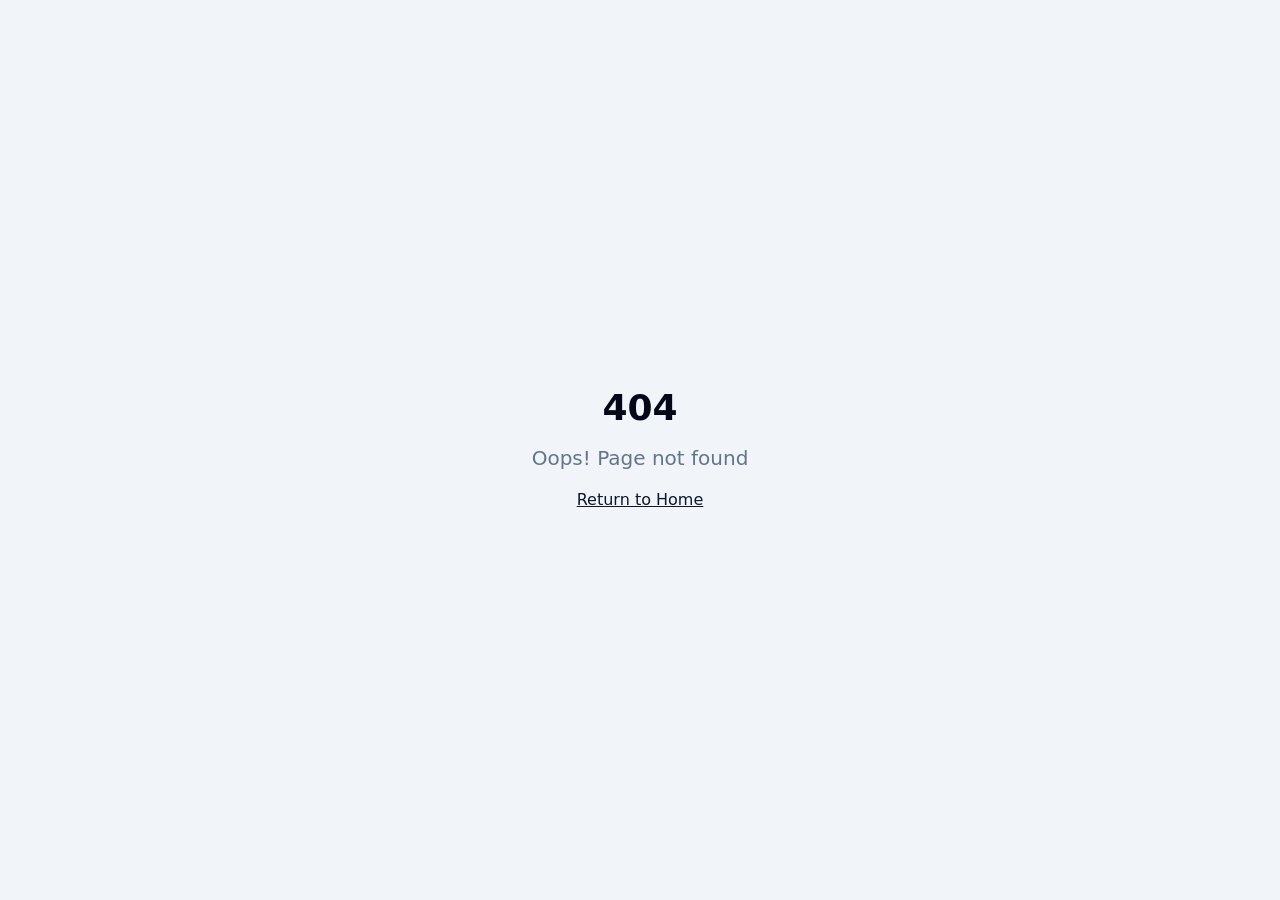
<file: play/lettimedream/index.html>
<!doctype html>
<html lang="en">
  <head>
    <meta charset="UTF-8" />
    <meta name="viewport" content="width=device-width, initial-scale=1.0, viewport-fit=cover" />
    <!-- TODO: Set the document title to the name of your application -->
    <title>Clock Wallpaper</title>
    <meta name="description" content="Animated four-quadrant clock wallpaper for iPhone">
    <meta name="author" content="Lovable" />
    <meta name="apple-mobile-web-app-capable" content="yes" />
    <meta name="apple-mobile-web-app-status-bar-style" content="black-translucent" />
    <meta name="apple-mobile-web-app-title" content="Clock" />
    <link rel="icon" href="/play/lettimedream/favicon.png" type="image/png" />
    <link rel="apple-touch-icon" href="/play/lettimedream/favicon.png" />
    <meta name="theme-color" content="#111827" />

    
    
    <meta property="og:type" content="website" />
    <meta property="og:image" content="https://storage.googleapis.com/gpt-engineer-file-uploads/U1uLcIzn7LesoaUGyiHmMzIGN2I3/social-images/social-1770914859381-Screenshot_2026-02-12_at_11.46.32_AM.png">

    <meta name="twitter:card" content="summary_large_image" />
    <meta name="twitter:site" content="@Lovable" />
    <meta name="twitter:image" content="https://storage.googleapis.com/gpt-engineer-file-uploads/U1uLcIzn7LesoaUGyiHmMzIGN2I3/social-images/social-1770914859381-Screenshot_2026-02-12_at_11.46.32_AM.png">
    <meta property="og:title" content="Clock Wallpaper">
  <meta name="twitter:title" content="Clock Wallpaper">
  <meta property="og:description" content="Animated four-quadrant clock wallpaper for iPhone">
  <meta name="twitter:description" content="Animated four-quadrant clock wallpaper for iPhone">
  <script type="module" crossorigin src="/play/lettimedream/assets/index-BT9dhokR.js"></script>
  <link rel="stylesheet" crossorigin href="/play/lettimedream/assets/index-CTvAh78C.css">
<link rel="manifest" href="/play/lettimedream/manifest.webmanifest"></head>

  <body>
    <div id="root"></div>
  </body>
</html>
</file>
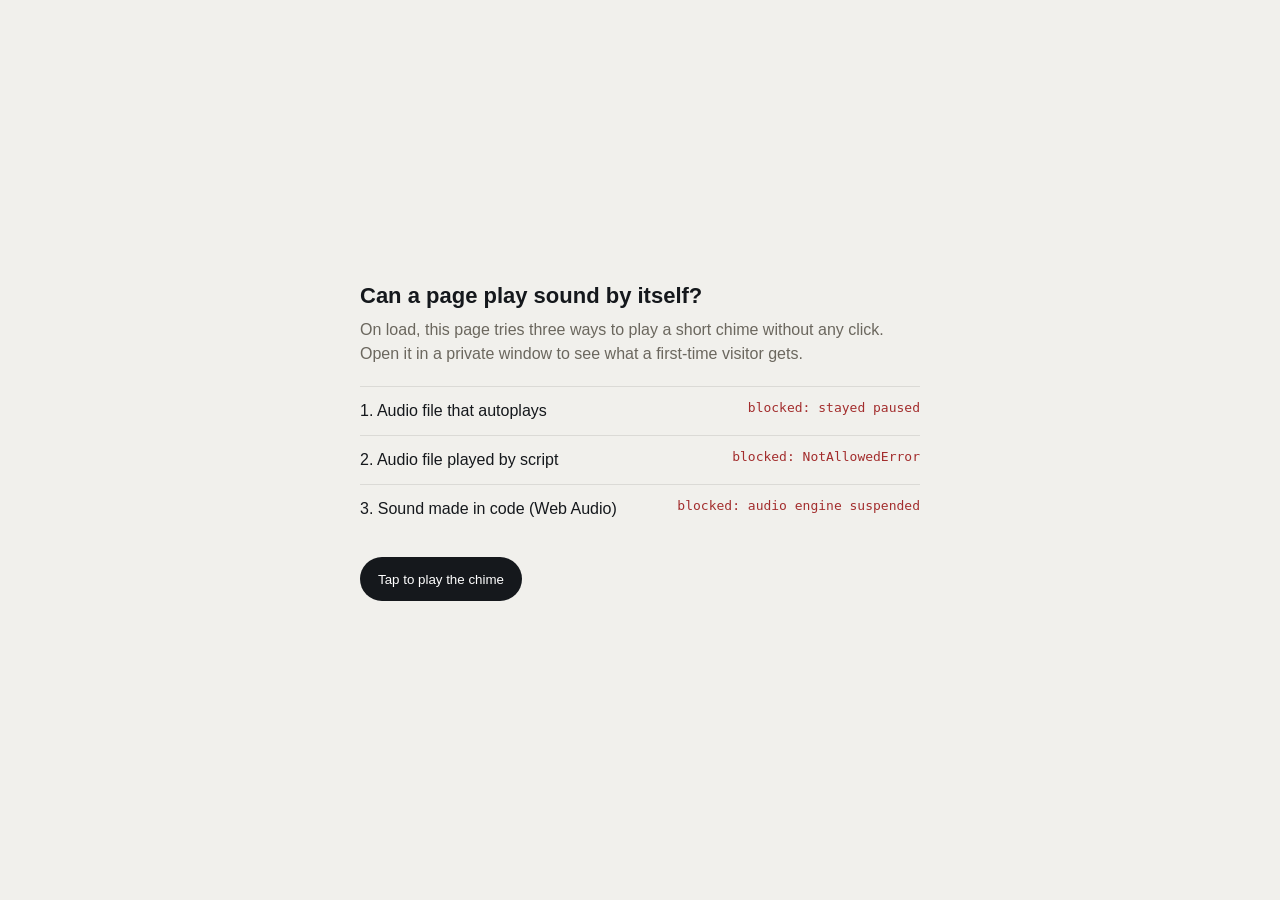
<file: sound-test.html>
<!doctype html>
<html lang="en"><head><meta charset="utf-8"><meta name="viewport" content="width=device-width,initial-scale=1">
<meta name="robots" content="noindex">
<title>Sound test</title>
<style>
body{margin:0;min-height:100vh;display:grid;place-items:center;background:#F1F0EC;color:#15181C;font:16px/1.5 -apple-system,BlinkMacSystemFont,"SF Pro Text","Helvetica Neue",Arial,sans-serif}
main{max-width:560px;padding:32px}
h1{font-size:22px;font-weight:600;margin:0 0 6px}
p{margin:0 0 20px;color:#6B675E}
ol{margin:0 0 24px;padding:0;list-style:none}
li{display:flex;justify-content:space-between;gap:16px;padding:12px 0;border-top:1px solid rgba(21,24,28,.1)}
li b{font-weight:500}
.s{font:13px/1.4 ui-monospace,"SF Mono",Menlo,monospace;text-align:right}
.ok{color:#2F6B1E}.no{color:#A32D2D}
button{font:500 15px/1 inherit;min-height:44px;padding:0 18px;border-radius:999px;border:0;background:#15181C;color:#fff;cursor:pointer}
</style></head><body><main>
<h1>Can a page play sound by itself?</h1>
<p>On load, this page tries three ways to play a short chime without any click. Open it in a private window to see what a first-time visitor gets.</p>
<ol>
<li><b>1. Audio file that autoplays</b><span class="s" id="r1">trying…</span></li>
<li><b>2. Audio file played by script</b><span class="s" id="r2">trying…</span></li>
<li><b>3. Sound made in code (Web Audio)</b><span class="s" id="r3">trying…</span></li>
</ol>
<button id="tap" type="button">Tap to play the chime</button>
<p style="margin-top:14px" id="after"></p>
<audio id="a1" src="assets/sound-test-chime.wav" autoplay></audio>
</main>
<script>
const set=(id,ok,msg)=>{const e=document.getElementById(id);e.textContent=msg;e.className='s '+(ok?'ok':'no')};
const a1=document.getElementById('a1');
setTimeout(()=>set('r1',!a1.paused,a1.paused?'blocked: stayed paused':'played'),900);
const a2=new Audio('assets/sound-test-chime.wav');
a2.play().then(()=>set('r2',true,'played')).catch(e=>set('r2',false,'blocked: '+e.name));
let ctx;try{ctx=new (window.AudioContext||window.webkitAudioContext)();
 const o=ctx.createOscillator(),g=ctx.createGain();o.frequency.value=660;g.gain.setValueAtTime(.2,ctx.currentTime);g.gain.exponentialRampToValueAtTime(.001,ctx.currentTime+1);o.connect(g).connect(ctx.destination);o.start();o.stop(ctx.currentTime+1);
 setTimeout(()=>set('r3',ctx.state==='running',ctx.state==='running'?'played':'blocked: audio engine '+ctx.state),300);
}catch(e){set('r3',false,'error: '+e.name)}
document.getElementById('tap').addEventListener('click',async()=>{
 try{await new Audio('assets/sound-test-chime.wav').play();if(ctx&&ctx.state!=='running')await ctx.resume();
 document.getElementById('after').textContent='After your tap, sound plays. The tap is what unlocks it.'}catch(e){document.getElementById('after').textContent='Still blocked: '+e.name}
});
</script></body></html>
</file>
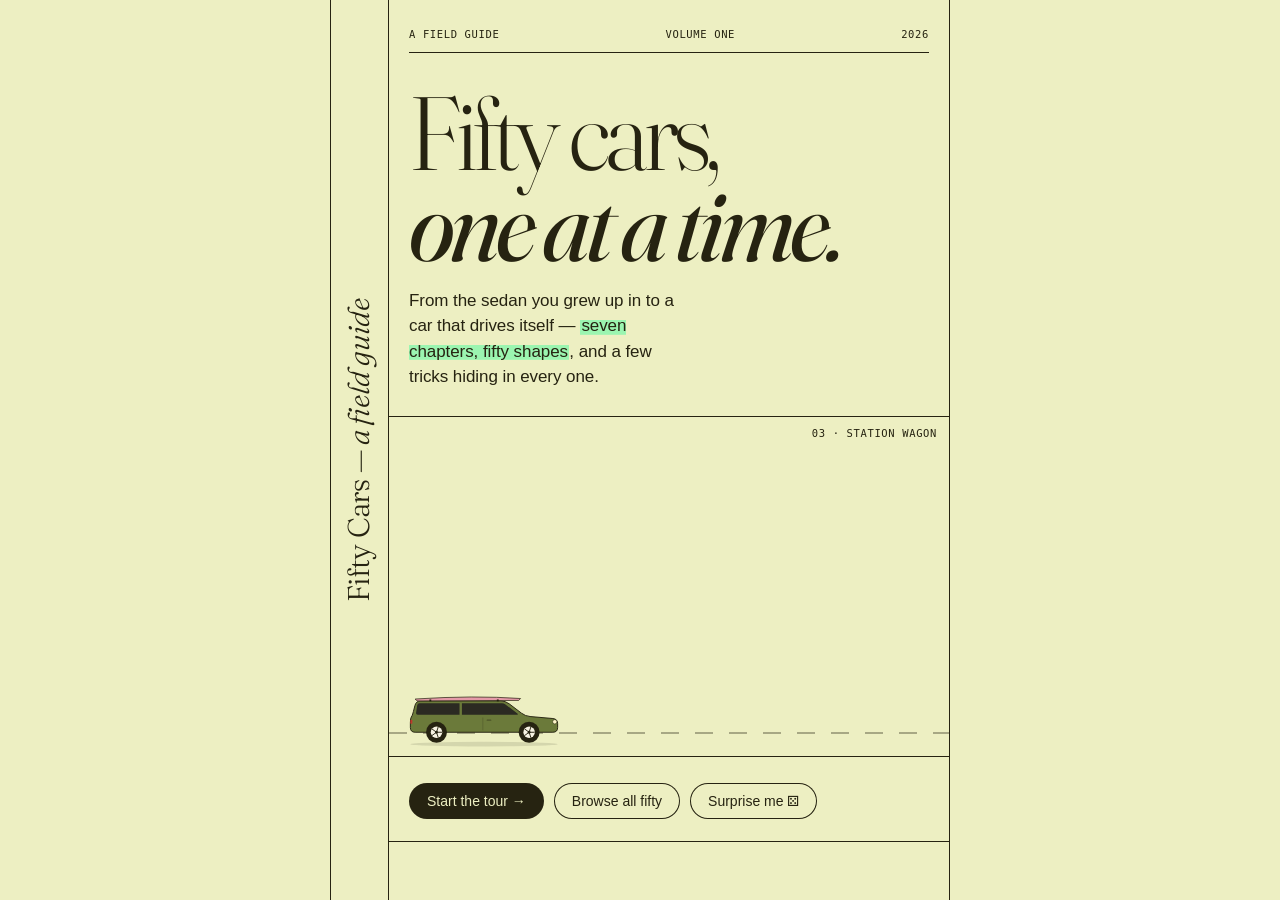
<file: assets/fifty-cars.html>
<!doctype html>
<html lang="en">
<head>
<meta charset="utf-8">
<meta name="viewport" content="width=device-width,initial-scale=1,viewport-fit=cover">
<title>Fifty Cars — a field guide</title>
<meta name="description" content="Fifty kinds of car, one at a time. A playful field guide you can install as an app.">
<meta name="theme-color" content="#182912">
<meta name="apple-mobile-web-app-capable" content="yes">
<meta name="apple-mobile-web-app-status-bar-style" content="default">
<meta name="apple-mobile-web-app-title" content="Fifty Cars">
<link rel="icon" href="[data-uri]" type="image/svg+xml">
<link rel="apple-touch-icon" href="[data-uri]">
<link rel="preconnect" href="https://fonts.googleapis.com">
<link rel="preconnect" href="https://fonts.gstatic.com" crossorigin>
<link href="https://fonts.googleapis.com/css2?family=Fraunces:ital,opsz,wght,SOFT@0,9..144,300..700,50;1,9..144,300..700,50&display=swap" rel="stylesheet">
<style>
:root{--ink:#262311;--forest:#182912;--ground:#F1F1EA;--hl:#E4F25A;--mut:rgba(38,35,17,.62);--rule:#262311;
  --serif:"Fraunces",Georgia,"Times New Roman",serif;--sans:"Helvetica Neue",Helvetica,Arial,sans-serif;--mono:ui-monospace,"SF Mono",Menlo,monospace;
  --slow:cubic-bezier(.16,1,.3,1)}
*{box-sizing:border-box;-webkit-tap-highlight-color:transparent}
html{-webkit-text-size-adjust:100%}
body{margin:0;background:var(--ground);color:var(--ink);font:15px/1.5 var(--sans);letter-spacing:-.005em;transition:background-color .9s ease;overflow-x:hidden;min-height:100dvh}
button{font:inherit;color:inherit;background:none;border:0;padding:0;cursor:pointer}
a{color:inherit}
.app{max-width:560px;margin:0 auto;min-height:100dvh;position:relative;padding-bottom:env(safe-area-inset-bottom)}
.screen{display:none;min-height:100dvh;flex-direction:column}
.screen.on{display:flex;animation:screenIn .6s var(--slow) both}
@keyframes screenIn{from{opacity:0}to{opacity:1}}
.caps{font:500 10.5px/1.3 var(--mono);text-transform:uppercase;letter-spacing:.06em}
.serif{font-family:var(--serif);font-variation-settings:"SOFT" 50}
:focus-visible{outline:2px solid var(--ink);outline-offset:3px}

/* hairline top bar */
.bar{display:grid;grid-template-columns:1fr auto auto;border-bottom:1px solid var(--rule);position:sticky;top:0;z-index:20;background:var(--ground);transition:background-color .9s ease;padding-top:env(safe-area-inset-top)}
.bar>*{padding:12px 14px;display:flex;align-items:center;gap:8px}
.bar>*+*{border-left:1px solid var(--rule)}
.wordmark{font:400 21px/1 var(--serif);letter-spacing:-.02em}
.wordmark i{font-style:italic}
.count{font:500 11px/1 var(--mono);letter-spacing:.04em;min-width:64px;justify-content:center}
.menubtn{font:500 11px/1 var(--mono);text-transform:uppercase;letter-spacing:.06em}
.burger{width:16px;height:9px;position:relative}
.burger:before,.burger:after{content:"";position:absolute;left:0;right:0;height:1.5px;background:currentColor;transition:transform .3s}
.burger:before{top:0}.burger:after{bottom:0}
.menubtn:active .burger:before{transform:translateY(3.5px)}.menubtn:active .burger:after{transform:translateY(-3.5px)}
.progress{height:2px;background:transparent;position:relative}
.progress i{position:absolute;left:0;top:0;bottom:0;background:var(--ink);transition:width .7s var(--slow)}

/* rising lines */
.r{opacity:0;transform:translateY(18px);animation:rise .8s var(--slow) forwards;animation-delay:calc(var(--d,0) * 90ms + 120ms)}
@keyframes rise{to{opacity:1;transform:none}}
mark.hl{background:linear-gradient(var(--hl),var(--hl)) no-repeat 0 88%/0% 78%;color:inherit;padding:0 .08em;animation:wipe .9s var(--slow) forwards;animation-delay:900ms}
@keyframes wipe{to{background-size:100% 78%}}
mark.hl.again{animation:none;background-size:0% 78%}

/* pills */
.pill{display:inline-flex;align-items:center;gap:8px;border-radius:999px;padding:11px 18px;background:var(--ink);color:var(--ground);font:500 14px/1 var(--sans);transition:transform .2s var(--slow),background .2s;user-select:none}
.pill:active{transform:scale(.95)}
.pill.ghost{background:transparent;color:var(--ink);box-shadow:inset 0 0 0 1px var(--ink)}
.pill.on{background:var(--hl);color:var(--ink);box-shadow:inset 0 0 0 1px var(--ink)}
.pill[disabled]{opacity:.35;pointer-events:none}
.pill.sm{padding:8px 13px;font-size:13px}

/* COVER */
#cover{position:relative;overflow:hidden;background:#EDEFC2}
.strip{position:absolute;left:0;top:0;bottom:0;width:58px;border-right:1px solid var(--rule);display:flex;align-items:center;justify-content:center}
.strip span{transform:rotate(-90deg);white-space:nowrap;font:300 30px/1 var(--serif);letter-spacing:-.02em}
.cover-in{margin-left:58px;padding:28px 20px 24px;display:flex;flex-direction:column;flex:1}
.cover-meta{display:flex;justify-content:space-between;gap:10px;border-bottom:1px solid var(--rule);padding-bottom:10px}
.cover h1,.cover-title{font:300 clamp(56px,17vw,104px)/.88 var(--serif);letter-spacing:-.045em;margin:34px 0 18px}
.cover-title em{font-style:italic;font-weight:400}
.cover-title .w{display:inline-block}
.cover-title .w:hover,.cover-title .w.pop{animation:boing .5s var(--slow)}
@keyframes boing{30%{transform:translateY(-12px) rotate(-3deg)}60%{transform:translateY(3px)}}
.lede{font-size:17px;max-width:30ch;margin:0 0 22px}
.lane{position:relative;height:120px;margin:4px -20px 0 -20px;overflow:hidden;border-top:1px solid var(--rule);border-bottom:1px solid var(--rule)}
.lane .road{position:absolute;left:0;right:0;bottom:22px;height:2px;background:repeating-linear-gradient(90deg,var(--ink) 0 18px,transparent 18px 34px);animation:dash .6s linear infinite;opacity:.35}
@keyframes dash{to{background-position:-34px 0}}
.lane .runner{position:absolute;bottom:0;left:0;width:190px;animation:cross 4.2s linear infinite}
@keyframes cross{from{transform:translateX(-200px)}to{transform:translateX(calc(100vw + 40px))}}
@media(min-width:560px){@keyframes cross{from{transform:translateX(-200px)}to{transform:translateX(620px)}}}
.lane .tag{position:absolute;right:12px;top:10px}
.cover-cta{display:flex;flex-wrap:wrap;gap:10px;margin-top:auto;padding-top:26px}
#cover .lane{flex:1 0 120px;max-height:420px}
.ticker{overflow:hidden;white-space:nowrap;border-top:1px solid var(--rule);padding:10px 0;margin:22px -20px 0}
.ticker span{display:inline-block;padding-left:100%;animation:tick 40s linear infinite}
@keyframes tick{to{transform:translateX(-100%)}}

/* TOUR */
.chapter{display:flex;align-items:baseline;gap:12px;padding:16px 18px 0}
.chapter b{font:300 32px/1 var(--serif);letter-spacing:-.03em}
.chapter span{font:italic 300 19px/1.1 var(--serif)}
.chapter span.caps{margin-left:auto;color:var(--mut);font:500 10.5px/1.3 var(--mono)}
.stage{position:relative;height:clamp(190px,52vw,280px);overflow:hidden;touch-action:pan-y;cursor:pointer;margin-top:4px}
.stage .road{position:absolute;left:0;right:0;bottom:calc(14% - 1px);height:2px;background:repeating-linear-gradient(90deg,var(--ink) 0 22px,transparent 22px 40px);opacity:.25;animation:dash .7s linear infinite}
.stage.still .road{animation-play-state:paused}
.carwrap{position:absolute;inset:0;display:flex;align-items:flex-end;justify-content:center;padding:0 10px;animation:driveIn .9s var(--slow) both}
.carwrap.off{animation:driveOff .32s ease-in forwards}
.carwrap.offL{animation:driveOffL .32s ease-in forwards}
.carwrap.fromR{animation-name:driveInR}
@keyframes driveIn{0%{transform:translateX(-110%) skewX(8deg)}70%{transform:translateX(3%) skewX(-3deg)}100%{transform:none}}
@keyframes driveInR{0%{transform:translateX(110%) skewX(-8deg)}70%{transform:translateX(-3%) skewX(3deg)}100%{transform:none}}
@keyframes driveOff{to{transform:translateX(120%) skewX(-10deg)}}
@keyframes driveOffL{to{transform:translateX(-120%) skewX(10deg)}}
svg.car{width:100%;height:auto;display:block;overflow:visible}
.car .wheel.spin{animation:spin .5s linear infinite}
.stage.still .car .wheel.spin{animation-duration:3s}
@keyframes spin{to{transform:rotate(360deg)}}
.car .bodywrap{animation:idle .28s ease-in-out infinite alternate;transform-box:fill-box}
@keyframes idle{to{transform:translateY(-1.2px)}}
.car .sirenA{animation:blink .5s steps(1) infinite}.car .sirenB{animation:blink .5s steps(1) infinite reverse}
@keyframes blink{50%{opacity:.15}}
.car .flame{animation:flick .12s steps(2) infinite}
@keyframes flick{50%{transform:scaleX(.7);transform-origin:right}}
.car .lidar{transform-box:fill-box;transform-origin:center;animation:lid 1.2s ease-in-out infinite}
@keyframes lid{50%{transform:scaleX(.6)}}
.car .waves{animation:wave 2s ease-in-out infinite alternate}
@keyframes wave{to{transform:translateX(-30px)}}
.car .scarf{transform-box:fill-box;transform-origin:right;animation:scarf .3s ease-in-out infinite alternate}
@keyframes scarf{to{transform:scaleY(.6) skewY(-8deg)}}
.car .dog{transform-box:fill-box;transform-origin:bottom;animation:pant .25s ease-in-out infinite alternate}
@keyframes pant{to{transform:translateY(-1px) rotate(-2deg)}}
.trick-hop .chassis{animation:hop .7s var(--slow)}
@keyframes hop{30%{transform:translateY(-38px)}55%{transform:translateY(0) scaleY(.92)}70%{transform:translateY(-8px)}}
.trick-wheelie .chassis{animation:wheelie 1.1s var(--slow)}
@keyframes wheelie{30%,60%{transform:rotate(-13deg)}}
.trick-shake .chassis{animation:shake .5s linear}
@keyframes shake{20%{transform:translateX(-5px)}40%{transform:translateX(5px)}60%{transform:translateX(-3px)}80%{transform:translateX(3px)}}
.trick-flash .beam{animation:beam .9s ease-out}
@keyframes beam{10%,50%{opacity:.85}}
.trick-flash .headlight{fill:#FFF;filter:drop-shadow(0 0 6px #FFE97A)}
.trick-spin .wheel.spin{animation-duration:.08s!important}
.trick-dance .chassis{animation:dance 1.2s var(--slow)}
@keyframes dance{20%{transform:rotate(-6deg)}40%{transform:rotate(5deg) translateY(-10px)}60%{transform:rotate(-4deg)}80%{transform:rotate(3deg) translateY(-6px)}}
.blinkl .headlight{animation:hb .3s 2}
@keyframes hb{50%{fill:#FFF;filter:drop-shadow(0 0 5px #FFE97A)}}
.puff{position:absolute;width:12px;height:12px;border-radius:50%;background:var(--ink);opacity:.18;pointer-events:none;animation:puff 1.4s ease-out forwards}
@keyframes puff{to{transform:translate(-50px,-26px) scale(3);opacity:0}}
.bubble{position:absolute;top:10px;padding:8px 14px;border-radius:999px;background:var(--ink);color:var(--ground);font:italic 400 20px/1 var(--serif);pointer-events:none;animation:bub 1.2s var(--slow) forwards;white-space:nowrap}
.bubble:after{content:"";position:absolute;bottom:-6px;left:22px;border:7px solid transparent;border-top-color:var(--ink);border-bottom:0}
@keyframes bub{0%{opacity:0;transform:translateY(10px) scale(.6)}15%{opacity:1;transform:none}80%{opacity:1}100%{opacity:0;transform:translateY(-14px)}}
.dot{position:absolute;width:9px;height:9px;border-radius:50%;background:var(--ink);pointer-events:none;animation:dot 1s cubic-bezier(.2,.6,.4,1) forwards}
@keyframes dot{to{transform:translate(var(--dx),var(--dy));opacity:0}}
.hint{position:absolute;right:14px;top:10px;color:var(--mut)}

.controls{display:flex;gap:8px;align-items:center;padding:6px 18px 0;flex-wrap:wrap}
.chips{display:flex;gap:6px;margin-left:auto}
.chip{width:24px;height:24px;border-radius:50%;box-shadow:inset 0 0 0 1px var(--ink);transition:transform .25s var(--slow)}
.chip:hover{transform:scale(1.15)}
.chip.sel{transform:scale(1.2);box-shadow:inset 0 0 0 1px var(--ink),0 0 0 2px var(--ground),0 0 0 3px var(--ink)}
.copy{padding:16px 18px 0}
.copy h1{font:300 clamp(46px,13vw,84px)/.92 var(--serif);letter-spacing:-.045em;margin:6px 0 14px;word-break:break-word}
.metarow{display:flex;justify-content:space-between;gap:10px;border-top:1px solid var(--rule);border-bottom:1px solid var(--rule);padding:9px 0}
.metarow span:nth-child(2){text-align:center}.metarow span:nth-child(3){text-align:right}
.line{font:400 22px/1.3 var(--serif);letter-spacing:-.015em;margin:18px 0 0}
.bigrow{display:grid;grid-template-columns:auto 1fr;gap:16px;align-items:end;border-top:1px solid var(--rule);margin-top:22px;padding-top:14px}
.big{font:300 clamp(54px,16vw,96px)/.85 var(--serif);letter-spacing:-.05em;font-variant-numeric:lining-nums}
.big.tickit{animation:tickit .5s var(--slow)}
@keyframes tickit{40%{transform:translateY(-8px) rotate(-2deg)}}
.bigrow p{margin:0 0 6px;color:var(--mut);max-width:24ch}
.fact{margin:22px 18px 0;background:rgba(255,255,255,.45);border-radius:14px;padding:16px 18px;text-align:left;width:calc(100% - 36px);display:block;position:relative;overflow:hidden;min-height:96px}
.fact .caps{display:flex;justify-content:space-between}
.fact .q{font:italic 300 22px/1.2 var(--serif);margin-top:8px;transition:opacity .3s,transform .4s var(--slow)}
.fact .a{font:400 16px/1.45 var(--sans);margin-top:8px;display:none}
.fact.open .q{display:none}.fact.open .a{display:block;animation:rise .6s var(--slow)}
.navrow{display:grid;grid-template-columns:1fr 1fr;margin:24px 0 0;border-top:1px solid var(--rule)}
.navrow button{padding:16px 18px;text-align:left;display:flex;flex-direction:column;gap:2px}
.navrow button+button{border-left:1px solid var(--rule);text-align:right;align-items:flex-end}
.navrow b{font:400 19px/1.1 var(--serif)}
.navrow button[disabled]{opacity:.3}
.next{display:block;width:100%;text-align:left;border-top:2px solid var(--rule);padding:14px 18px 0;height:150px;overflow:hidden;position:relative;margin-top:auto;transition:height .55s var(--slow)}
.next .caps{display:flex;justify-content:space-between}
.next b{display:block;font:300 clamp(80px,24vw,136px)/.9 var(--serif);letter-spacing:-.05em;white-space:nowrap;margin-top:10px;transition:transform .55s var(--slow)}
.next:hover b{transform:translateY(-10px)}
.next.grow{height:70vh}.next.grow b{transform:translateY(-6px) scale(1.04)}

/* LISTS */
.page{padding:22px 18px 40px;flex:1}
.page h1{font:300 clamp(48px,14vw,88px)/.9 var(--serif);letter-spacing:-.045em;margin:6px 0 12px}
.page h1 em{font-weight:400}
.search{width:100%;border:0;border-bottom:1px solid var(--rule);background:transparent;font:400 22px/1.2 var(--serif);padding:10px 0;color:var(--ink);border-radius:0}
.search::placeholder{color:var(--mut);font-style:italic}
.search:focus{outline:none;border-bottom-width:2px}
.filters{display:flex;gap:6px;overflow-x:auto;padding:14px 0 6px;margin:0 -18px;padding-left:18px;scrollbar-width:none}
.filters::-webkit-scrollbar{display:none}
.filters .pill{flex:none}
.rows{list-style:none;margin:8px 0 0;padding:0}
.rows li{border-top:1px solid var(--rule);opacity:0;animation:rise .55s var(--slow) forwards;animation-delay:calc(var(--i) * 22ms)}
.rows button,.rows a{display:grid;grid-template-columns:46px 1fr 104px;gap:10px;align-items:center;width:100%;text-align:left;padding:8px 0;text-decoration:none}
.rows .no{font:300 24px/1 var(--serif);letter-spacing:-.03em}
.rows .nm{font:400 20px/1.1 var(--serif);letter-spacing:-.02em}
.rows .nm small{display:block;font:500 10px/1.4 var(--mono);text-transform:uppercase;letter-spacing:.06em;color:var(--mut);margin-top:3px}
.rows .th svg{width:104px}
.rows button:hover .th svg{animation:nudge .5s var(--slow)}
@keyframes nudge{40%{transform:translateX(8px)}}
.rows .saved .nm:after{content:" ●";font-size:10px;vertical-align:middle}
.empty{padding:40px 0;text-align:left}
.empty p{font:italic 300 26px/1.2 var(--serif);margin:0 0 18px;max-width:20ch}

/* GARAGE */
.parking{display:flex;gap:0;overflow-x:auto;border-top:1px solid var(--rule);border-bottom:1px solid var(--rule);margin:14px -18px 0;padding:18px 18px 8px;scrollbar-width:none;background:repeating-linear-gradient(90deg,transparent 0 118px,rgba(38,35,17,.25) 118px 119px)}
.parking::-webkit-scrollbar{display:none}
.parking button{flex:none;width:119px;display:flex;flex-direction:column;align-items:center;gap:4px}
.parking svg{width:110px}
.parking .caps{text-align:center;max-width:110px}
.gcount{display:flex;justify-content:space-between;border-bottom:1px solid var(--rule);padding:9px 0}

/* GAME */
.game-stage{height:clamp(170px,48vw,250px);position:relative;display:flex;align-items:flex-end;justify-content:center;border-top:1px solid var(--rule);border-bottom:1px solid var(--rule);margin:14px -18px 0;overflow:hidden}
.game-stage .carwrap{padding:0 30px}
.game-stage svg.car.shadow .wheel.spin{animation:none}
.opts{display:grid;gap:8px;margin-top:16px}
.opts button{border-radius:999px;box-shadow:inset 0 0 0 1px var(--ink);padding:14px 20px;font:400 21px/1 var(--serif);text-align:left;display:flex;justify-content:space-between;align-items:center;transition:transform .2s var(--slow),background .3s}
.opts button:active{transform:scale(.97)}
.opts button.right{background:var(--hl)}
.opts button.wrong{background:var(--ink);color:var(--ground);animation:shake .4s}
.opts button[disabled]{cursor:default}
.score{display:flex;justify-content:space-between;border-top:1px solid var(--rule);padding:9px 0;margin-top:10px}
.gprog{display:flex;gap:4px;margin-top:12px}.gprog i{flex:1;height:4px;border-radius:2px;background:rgba(38,35,17,.15)}.gprog i.y{background:var(--ink)}.gprog i.n{background:#C2362B}
.result .big{display:block;margin:18px 0 6px}

/* MENU */
.menu{position:fixed;inset:0;z-index:50;background:var(--forest);color:#EDEFC2;transform:translateY(-102%);transition:transform .6s var(--slow);display:flex;flex-direction:column;overflow-y:auto}
.menu.open{transform:none}
.menu .mtop{display:grid;grid-template-columns:1fr auto;border-bottom:1px solid rgba(237,239,194,.4);padding-top:env(safe-area-inset-top)}
.menu .mtop>*{padding:14px 18px}
.menu .mtop button{border-left:1px solid rgba(237,239,194,.4);font-size:22px;line-height:1;transition:transform .4s var(--slow)}
.menu.open .mtop button{transform:rotate(90deg)}
.menu .sentence{font:300 clamp(34px,9.5vw,52px)/1.08 var(--serif);letter-spacing:-.03em;padding:24px 18px 10px;max-width:560px}
.menu .sentence button{font:inherit;color:#EDEFC2;font-style:italic;text-decoration:underline;text-decoration-thickness:1px;text-underline-offset:6px;transition:color .2s}
.menu .sentence button:hover{color:#E4F25A}
.menu .wd{display:inline-block;opacity:0;transform:translateY(16px)}
.menu.open .wd{animation:rise .55s var(--slow) forwards;animation-delay:calc(var(--i) * 28ms + 200ms)}
.menu .agenda{list-style:none;margin:16px 18px 0;padding:0;max-width:524px}
.menu .agenda li{border-top:1px solid rgba(237,239,194,.4);opacity:0}
.menu.open .agenda li{animation:rise .5s var(--slow) forwards;animation-delay:calc(var(--i) * 50ms + 500ms)}
.menu .agenda button{display:flex;gap:14px;align-items:baseline;width:100%;padding:10px 0;color:#EDEFC2;text-align:left}
.menu .agenda b{font:300 22px/1 var(--serif);width:34px}
.menu .agenda span{font:400 18px/1.2 var(--serif)}
.menu .agenda small{margin-left:auto}
.menu .mfoot{display:flex;flex-wrap:wrap;gap:8px;padding:22px 18px 30px;margin-top:auto;max-width:560px}
.menu .mfoot .pill{background:transparent;color:#EDEFC2;box-shadow:inset 0 0 0 1px rgba(237,239,194,.6)}
.menu .mfoot .pill.on{background:#E4F25A;color:var(--forest)}

.toast{position:fixed;left:50%;bottom:calc(20px + env(safe-area-inset-bottom));transform:translate(-50%,40px);opacity:0;background:var(--ink);color:var(--ground);padding:11px 18px;border-radius:999px;font:400 15px/1 var(--serif);z-index:60;transition:all .45s var(--slow);pointer-events:none;white-space:nowrap}
.toast.show{transform:translate(-50%,0);opacity:1}
.sr{position:absolute;width:1px;height:1px;overflow:hidden;clip:rect(0 0 0 0)}

@media(min-width:900px){
  .app{max-width:620px;border-left:1px solid var(--rule);border-right:1px solid var(--rule)}
}
@media (prefers-reduced-motion:reduce){
  *,*:before,*:after{animation-duration:.01ms!important;animation-iteration-count:1!important;transition-duration:.2s!important}
  .r,.rows li,.menu .wd,.menu .agenda li{opacity:1!important;transform:none!important}
  mark.hl{background-size:100% 78%}
  .lane .runner{left:50%;transform:translateX(-50%)!important}
  .ticker span{padding-left:0}
}
html.calm *,html.calm *:before,html.calm *:after{animation-duration:.01ms!important;animation-iteration-count:1!important}
html.calm .r,html.calm .rows li{opacity:1;transform:none}
html.calm mark.hl{background-size:100% 78%}
</style>
</head>
<body>
<div class="app">

  <!-- COVER -->
  <section class="screen" id="cover" aria-label="Cover">
    <div class="strip"><span>Fifty Cars <i>— a field guide</i></span></div>
    <div class="cover-in">
      <div class="cover-meta caps"><span>A field guide</span><span>Volume one</span><span>2026</span></div>
      <h1 class="cover-title" id="coverTitle"><span class="w">Fifty</span> <span class="w">cars,</span><br><em><span class="w">one</span> <span class="w">at</span> <span class="w">a</span> <span class="w">time.</span></em></h1>
      <p class="lede r" style="--d:3">From the sedan you grew up in to a car that drives itself — <mark class="hl">seven chapters, fifty shapes</mark>, and a few tricks hiding in every one.</p>
      <div class="lane" id="coverLane" aria-hidden="true"><div class="road"></div><div class="runner" id="runner"></div><span class="tag caps" id="runnerName"></span></div>
      <div class="cover-cta r" style="--d:5">
        <button class="pill" data-go="#/car/1">Start the tour →</button>
        <button class="pill ghost" data-go="#/all">Browse all fifty</button>
        <button class="pill ghost" data-act="surprise">Surprise me ⚄</button>
      </div>
      <div class="ticker caps" aria-hidden="true"><span id="ticker"></span></div>
    </div>
  </section>

  <!-- TOUR -->
  <section class="screen" id="tour" aria-label="Car">
    <header class="bar">
      <button class="wordmark" data-go="#/">Fifty <i>Cars</i></button>
      <span class="count" id="count">01 / 50</span>
      <button class="menubtn" data-act="menu" aria-label="Open menu"><span class="burger"></span>Menu</button>
    </header>
    <div class="progress"><i id="prog"></i></div>
    <div id="tourBody" style="display:flex;flex-direction:column;flex:1"></div>
  </section>

  <!-- ALL -->
  <section class="screen" id="all" aria-label="All fifty">
    <header class="bar">
      <button class="wordmark" data-go="#/">Fifty <i>Cars</i></button>
      <span class="count">Index</span>
      <button class="menubtn" data-act="menu" aria-label="Open menu"><span class="burger"></span>Menu</button>
    </header>
    <div class="page">
      <div class="caps">The whole collection</div>
      <h1>All <em>fifty</em></h1>
      <label class="sr" for="q">Search cars</label>
      <input class="search" id="q" type="search" placeholder="Find a car — try “van”" autocomplete="off">
      <div class="filters" id="filters" role="tablist" aria-label="Chapters"></div>
      <ul class="rows" id="rows"></ul>
    </div>
  </section>

  <!-- GARAGE -->
  <section class="screen" id="garage" aria-label="Your garage">
    <header class="bar">
      <button class="wordmark" data-go="#/">Fifty <i>Cars</i></button>
      <span class="count">Garage</span>
      <button class="menubtn" data-act="menu" aria-label="Open menu"><span class="burger"></span>Menu</button>
    </header>
    <div class="page" id="garageBody"></div>
  </section>

  <!-- GAME -->
  <section class="screen" id="game" aria-label="Shadow game">
    <header class="bar">
      <button class="wordmark" data-go="#/">Fifty <i>Cars</i></button>
      <span class="count" id="gcount">Game</span>
      <button class="menubtn" data-act="menu" aria-label="Open menu"><span class="burger"></span>Menu</button>
    </header>
    <div class="page" id="gameBody"></div>
  </section>

  <!-- ABOUT -->
  <section class="screen" id="about" aria-label="About">
    <header class="bar">
      <button class="wordmark" data-go="#/">Fifty <i>Cars</i></button>
      <span class="count">About</span>
      <button class="menubtn" data-act="menu" aria-label="Open menu"><span class="burger"></span>Menu</button>
    </header>
    <div class="page">
      <div class="caps">Colophon</div>
      <h1>How to <em>ride</em></h1>
      <p class="line">Swipe or use ← → to change cars. Tap a car and it does a trick — tap again for a different one.</p>
      <p class="line">Press <b>H</b> to honk, <b>S</b> to park it in your garage, <b>R</b> for a surprise.</p>
      <p class="line">Every drawing is made in code, so the app works offline once it’s installed. Add it to your home screen from the menu.</p>
      <div class="metarow caps" style="margin-top:26px"><span>Fifty cars</span><span>Seven chapters</span><span>One road</span></div>
      <div class="cover-cta"><button class="pill" data-go="#/car/1">Start the tour →</button></div>
    </div>
  </section>
</div>

<!-- MENU -->
<nav class="menu" id="menu" aria-label="Menu" aria-hidden="true">
  <div class="mtop"><span class="caps" style="display:flex;align-items:center">Menu</span><button data-act="close" aria-label="Close menu">×</button></div>
  <div class="sentence" id="sentence"></div>
  <ul class="agenda" id="agenda"></ul>
  <div class="mfoot">
    <button class="pill sm" id="soundBtn" data-act="sound">Sound on</button>
    <button class="pill sm" id="calmBtn" data-act="calm">Calm mode off</button>
    <button class="pill sm" id="installBtn" data-act="install">Install the app</button>
  </div>
</nav>
<div class="toast" id="toast" role="status" aria-live="polite"></div>

<script>
// Fifty Cars — content. One entry per car type.
// s = shape params for the SVG generator (deltas from defaults), x = extras, c = paint, snd = sound
window.CHAPTERS = [
  { n: '01', name: 'Everyday',         ground: '#F1F1EA', hl: '#E4F25A', line: 'The cars that do the school run.' },
  { n: '02', name: 'Wind in your hair', ground: '#EDEFC2', hl: '#9BF5B0', line: 'Roofs that come off, roofs that slope.' },
  { n: '03', name: 'Loud & fast',      ground: '#F1E2E6', hl: '#E4F25A', line: 'Engines first, manners second.' },
  { n: '04', name: 'Race day',         ground: '#B9EFA3', hl: '#F7F8EA', line: 'Built for one thing: the finish line.' },
  { n: '05', name: 'Hard work',        ground: '#E6DED1', hl: '#E4F25A', line: 'They carry the city on their backs.' },
  { n: '06', name: 'Tiny & odd',       ground: '#C1D0C6', hl: '#F1E2E6', line: 'Small, strange, and loved anyway.' },
  { n: '07', name: 'Big personality',  ground: '#E6DDF2', hl: '#E4F25A', line: 'Showing off, sleeping in, driving itself.' }
];

window.CARS = [
  // 01 Everyday
  { n: 'Sedan', ch: 0, c: '#7D97A8', snd: 'horn', p: 1,
    line: 'Four doors, a boot, and nothing to prove. The car most people draw when you say "draw a car."', hi: 'nothing to prove',
    meta: ['Family', 'Seats 5', 'Everywhere'], big: '3', bigL: 'boxes — engine, people, luggage',
    fact: 'Britain calls it a saloon. America borrowed "sedan" from the sedan chair, a seat carried on poles by two people.',
    s: {}, x: [] },
  { n: 'Hatchback', ch: 0, c: '#C96A3A', snd: 'horn', p: 1.15,
    line: 'The tail is chopped off and the boot lid is a whole door, so a bookshelf fits if you ask nicely.', hi: 'a whole door',
    meta: ['Europe’s favourite', 'Seats 5', '3 or 5 doors'], big: '1974', bigL: 'the year the VW Golf arrived',
    fact: 'The Volkswagen Golf, launched in 1974, made the hatchback the default family car across Europe.',
    s: { len: 250, trunk: 8, rw: 40, ws: 38, hood: 55, cabH: 34, tail: 0, wr: 45, wf: 48 }, x: [] },
  { n: 'Station wagon', ch: 0, c: '#6B7A3A', snd: 'horn', p: 0.95,
    line: 'A sedan that kept going past the back seat — roof long and flat, built for everyone’s stuff.', hi: 'kept going',
    meta: ['Estate', 'Seats 5', 'Dog approved'], big: '∞', bigL: 'dogs, surfboards, flat-pack boxes',
    fact: 'Named after the wagons that carried luggage and guests between railway stations and hotels.',
    s: { len: 310, trunk: 4, rw: 8, ws: 42, hood: 68, cabH: 32 }, x: ['surf'] },
  { n: 'Coupe', ch: 0, c: '#B8322A', snd: 'horn', p: 1.1,
    line: 'Two doors and a roofline that slopes like a raised eyebrow.', hi: 'raised eyebrow',
    meta: ['Two doors', 'Seats 4', 'Sloped roof'], big: '2', bigL: 'doors, and a roof that leans back',
    fact: 'From the French coupé, "cut" — first a horse carriage with its rear seat cut off.',
    s: { len: 290, trunk: 50, rw: 55, ws: 50, hood: 75, cabH: 26, clr: 18 }, x: [] },
  { n: 'Crossover', ch: 0, c: '#3F7F7A', snd: 'horn', p: 1,
    line: 'Tall like an SUV, gentle like a hatchback: the car that won the 2010s.', hi: 'won the 2010s',
    meta: ['Unibody', 'Seats 5', 'Raised'], big: '1', bigL: 'body built in one piece, like a car',
    fact: 'A crossover rides on a car-style one-piece body; a traditional SUV sits on a truck’s ladder frame.',
    s: { len: 280, clr: 30, bodyH: 38, cabH: 32, trunk: 10, rw: 30, ws: 42, hood: 62, r: 25 }, x: [] },
  { n: 'SUV', ch: 0, c: '#2E3833', snd: 'horn', p: 0.85,
    line: 'High seat, square shoulders, ready for a mountain it will probably never meet.', hi: 'probably never meet',
    meta: ['Sport utility', 'Seats 5–7', 'Often 4×4'], big: '4×4', bigL: 'four driven wheels, often',
    fact: 'The 1984 Jeep Cherokee (XJ) is often called the first modern SUV.',
    s: { len: 300, clr: 34, bodyH: 42, cabH: 36, trunk: 4, rw: 6, ws: 36, hood: 66, r: 27, rad: 8 }, x: ['roofrack'] },
  { n: 'Minivan', ch: 0, c: '#CCB55C', snd: 'horn', p: 1,
    line: 'A living room on wheels, with sliding doors so nobody dings the car next to them.', hi: 'living room on wheels',
    meta: ['People mover', 'Seats 7', 'Sliding doors'], big: '7', bigL: 'seats in three rows',
    fact: 'Chrysler’s 1984 Dodge Caravan and Plymouth Voyager made "minivan" a household word in America.',
    s: { len: 300, clr: 24, bodyH: 40, cabH: 44, trunk: 4, rw: 10, ws: 70, hood: 35, nose: 8 }, x: ['slide'] },
  { n: 'City car', ch: 0, c: '#E59AA8', snd: 'beep', p: 1.4,
    line: 'Small enough to park nose-in where everyone else parallel parks.', hi: 'nose-in',
    meta: ['Urban', 'Seats 2–4', 'Under 3 m'], big: '< 3 m', bigL: 'long, bumper to bumper',
    fact: 'The 1957 Fiat 500 fitted four seats into a car under three metres long.',
    s: { len: 190, cabH: 40, bodyH: 34, trunk: 4, rw: 16, ws: 40, hood: 30, r: 18, wr: 34, wf: 34, rad: 14 }, x: [] },

  // 02 Wind in your hair
  { n: 'Convertible', ch: 1, c: '#E9B824', snd: 'horn', p: 1.1,
    line: 'Press a button and the sky becomes the ceiling.', hi: 'the sky becomes the ceiling',
    meta: ['Drop-top', 'Seats 4', 'Fold-away roof'], big: '0', bigL: 'roof, whenever you like',
    fact: 'A soft top folds fabric; a "retractable hardtop" folds metal panels away into the boot.',
    s: { len: 300, cabH: 0, trunk: 70, hood: 85 }, x: ['windshield', 'driver'] },
  { n: 'Roadster', ch: 1, c: '#B8322A', snd: 'rev', p: 1.2,
    line: 'Two seats, open top, light on its feet — built for a winding road and nothing else.', hi: 'nothing else',
    meta: ['Open two-seater', 'Seats 2', 'Lightweight'], big: '2', bigL: 'seats, never more',
    fact: 'Guinness World Records lists the Mazda MX-5 as the best-selling two-seat sports car in history.',
    s: { len: 250, cabH: 0, hood: 90, trunk: 50, clr: 18, bodyH: 30, wr: 45, wf: 50 }, x: ['windshield', 'driver'] },
  { n: 'Targa', ch: 1, c: '#F7F3E3', snd: 'rev', p: 1.1,
    line: 'Half convertible: the roof panel lifts out, but a steel hoop stays to keep you safe.', hi: 'a steel hoop',
    meta: ['Removable panel', 'Seats 2+2', 'Roll hoop'], big: '1965', bigL: 'Porsche names the Targa',
    fact: 'Porsche named it after the Targa Florio, a road race through the mountains of Sicily.',
    s: { len: 270, cabH: 26, trunk: 10, rw: 80, ws: 45, hood: 65, rad: 14, clr: 18 }, x: ['targa'] },
  { n: 'Shooting brake', ch: 1, c: '#2E3833', snd: 'horn', p: 0.95,
    line: 'A sports car that decided to bring the dog.', hi: 'bring the dog',
    meta: ['Sporting wagon', 'Seats 2–4', 'Long roof'], big: '1', bigL: 'sports car with a wagon’s back',
    fact: 'A "brake" was a carriage for breaking in horses; shooting parties used them to carry guns and dogs.',
    s: { len: 300, cabH: 26, trunk: 4, rw: 12, ws: 52, hood: 85, clr: 18 }, x: ['dog'] },
  { n: 'Fastback', ch: 1, c: '#3F7F7A', snd: 'rev', p: 0.9,
    line: 'The roof never stops — it slides down to the bumper in one long breath.', hi: 'one long breath',
    meta: ['Sloping tail', 'Seats 4', '1960s icon'], big: '1968', bigL: 'a Mustang fastback stars in Bullitt',
    fact: 'The famous car chase in the film Bullitt (1968) featured a Ford Mustang GT fastback.',
    s: { len: 300, cabH: 27, trunk: 4, rw: 105, ws: 45, hood: 85, tail: 6 }, x: ['stripes'] },
  { n: 'Grand tourer', ch: 1, c: '#822504', snd: 'rev', p: 0.85,
    line: 'Fast enough to cross a country, soft enough that you arrive smiling.', hi: 'arrive smiling',
    meta: ['GT', 'Seats 2+2', 'Long legs'], big: 'GT', bigL: 'gran turismo — the grand tour',
    fact: 'Named for the Grand Tour, the long trip across Europe that young aristocrats took from the 1600s on.',
    s: { len: 320, cabH: 26, trunk: 40, rw: 60, ws: 50, hood: 100, clr: 18 }, x: [] },
  { n: 'Liftback', ch: 1, c: '#9C7DC4', snd: 'horn', p: 1.05,
    line: 'It dresses like a sedan, but there is a hatch hiding under its coat.', hi: 'hiding under its coat',
    meta: ['Sedan shape', 'Seats 5', 'Big tailgate'], big: '5', bigL: 'doors, counting the tailgate',
    fact: 'On a liftback the whole rear window lifts up with the boot lid, like a hatchback in disguise.',
    s: { len: 290, cabH: 30, trunk: 22, rw: 70, ws: 45, hood: 70 }, x: [] },

  // 03 Loud & fast
  { n: 'Muscle car', ch: 2, c: '#E9B824', snd: 'rev', p: 0.7,
    line: 'Take an ordinary family body and drop the biggest engine you can find into it.', hi: 'biggest engine',
    meta: ['American', 'Seats 4', 'Big V8'], big: 'V8', bigL: 'big engine, mid-size body',
    fact: 'The 1964 Pontiac GTO is widely credited with starting the muscle-car era.',
    s: { len: 320, cabH: 28, bodyH: 36, trunk: 55, rw: 35, ws: 42, hood: 105, rad: 6 }, x: ['scoop', 'stripes'] },
  { n: 'Pony car', ch: 2, c: '#7D97A8', snd: 'rev', p: 0.8,
    line: 'Long hood, short tail, and a price a twenty-year-old could dream about.', hi: 'could dream about',
    meta: ['Compact & sporty', 'Seats 4', 'Long hood'], big: '1964½', bigL: 'the Mustang’s odd first model year',
    fact: 'The class is named after the Ford Mustang, whose galloping horse badge started it all.',
    s: { len: 290, cabH: 27, trunk: 35, rw: 45, ws: 42, hood: 105 }, x: ['sidestripe'] },
  { n: 'Hot hatch', ch: 2, c: '#F7F3E3', snd: 'rev', p: 1.1,
    line: 'A sensible hatchback that ate something spicy.', hi: 'ate something spicy',
    meta: ['Pocket rocket', 'Seats 5', 'Front-drive fun'], big: '1976', bigL: 'the VW Golf GTI arrives',
    fact: 'The first Golf GTI came with a gear knob shaped like a golf ball — still a cult detail.',
    s: { len: 250, trunk: 8, rw: 40, ws: 38, hood: 55, cabH: 32, tail: 0, wr: 45, wf: 48, clr: 18 }, x: ['spoiler', 'sidestripe'] },
  { n: 'Sports car', ch: 2, c: '#C96A3A', snd: 'rev', p: 1,
    line: 'Low, light, and made for the part of the drive you remember.', hi: 'the part of the drive you remember',
    meta: ['Two doors', 'Seats 2+2', 'Low'], big: '1964', bigL: 'the Porsche 911 shape begins',
    fact: 'The Porsche 911’s basic silhouette has stayed recognisable since 1964.',
    s: { len: 265, cabH: 28, bodyH: 30, trunk: 8, rw: 95, ws: 45, hood: 62, nose: 12, tail: 4, rad: 16, clr: 16 }, x: [] },
  { n: 'Supercar', ch: 2, c: '#9BC53D', snd: 'rev', p: 1.3,
    line: 'Doors that open like wings, an engine behind your back, a poster on a bedroom wall.', hi: 'a poster on a bedroom wall',
    meta: ['Mid-engine', 'Seats 2', 'Wedge'], big: '1966', bigL: 'the Lamborghini Miura — the first, many say',
    fact: 'The Miura put a V12 behind the driver, a layout that defined supercars after it.',
    s: { len: 300, clr: 14, bodyH: 26, cabH: 24, trunk: 70, rw: 30, ws: 70, hood: 45, nose: 10, rad: 6 }, x: ['intake', 'scissor'] },
  { n: 'Hypercar', ch: 2, c: '#262311', snd: 'rev', p: 1.5,
    line: 'Beyond super. Made in the hundreds, priced like houses, shaped by wind tunnels.', hi: 'priced like houses',
    meta: ['Limited run', 'Seats 2', '400+ km/h'], big: '482', bigL: 'km/h — a Bugatti Chiron prototype, 2019',
    fact: 'In 2019 a Bugatti Chiron prototype became the first road car to pass 300 mph.',
    s: { len: 310, clr: 12, bodyH: 26, cabH: 24, trunk: 60, rw: 40, ws: 70, hood: 55, nose: 12 }, x: ['wing', 'fin', 'intake'] },
  { n: 'Hot rod', ch: 2, c: '#262311', snd: 'rev', p: 0.6,
    line: 'An old car stripped to the bones and given a giant heart, engine out in the open.', hi: 'giant heart',
    meta: ['Custom', 'Seats 2', 'Exposed engine'], big: '1932', bigL: 'the Ford "Deuce", classic starting point',
    fact: 'After the Second World War, Southern California racers stripped old Fords to race on dry lake beds.',
    s: { len: 260, cabH: 34, bodyH: 28, trunk: 20, rw: 4, ws: 8, hood: 120, nose: 0, clr: 26, rf: 18, rr: 28, wr: 40, wf: 30, rad: 4 }, x: ['blower', 'flames'] },

  // 04 Race day
  { n: 'Formula 1 car', ch: 3, c: '#B8322A', snd: 'rev', p: 1.8,
    line: 'A rocket with its wheels sticking out, built for one person and one purpose.', hi: 'one purpose',
    meta: ['Open wheel', 'Seats 1', 'Wings'], big: '22', bigL: 'cars on the grid in 2026',
    fact: 'At speed its wings press it down so hard that, in theory, it could drive upside down on a ceiling.',
    s: { len: 330, clr: 14, bodyH: 16, cabH: 0, trunk: 0, hood: 160, nose: 10, tail: 0, rf: 22, rr: 24, wr: 50, wf: 45, rad: 8 }, x: ['f1'] },
  { n: 'Le Mans prototype', ch: 3, c: '#F7F3E3', snd: 'rev', p: 1.4,
    line: 'A closed racer with a shark fin, built to go flat out for a day and a night.', hi: 'a day and a night',
    meta: ['Endurance', '3 drivers', 'Closed cockpit'], big: '24', bigL: 'hours of racing without stopping',
    fact: 'At Le Mans, three drivers take turns in one car and race straight through the night.',
    s: { len: 330, clr: 12, bodyH: 28, cabH: 22, trunk: 80, rw: 30, ws: 50, hood: 80, nose: 14, rad: 10 }, x: ['fin', 'wing', 'number'] },
  { n: 'Rally car', ch: 3, c: '#7D97A8', snd: 'rev', p: 1.2,
    line: 'A road car in a race suit, flying over gravel, snow, and jumps between the trees.', hi: 'flying over gravel',
    meta: ['Stages', 'Driver + co-driver', 'All terrain'], big: '2', bigL: 'people — one drives, one reads the road',
    fact: 'The co-driver reads "pace notes" aloud — a shorthand map of every bend ahead.',
    s: { len: 260, trunk: 8, rw: 40, ws: 38, hood: 58, cabH: 32, clr: 30, wr: 46, wf: 48 }, x: ['lights', 'number', 'mud', 'spoiler'] },
  { n: 'Stock car', ch: 3, c: '#E9B824', snd: 'rev', p: 0.9,
    line: 'Turn left, two hundred times, bumper to bumper.', hi: 'bumper to bumper',
    meta: ['Oval racing', 'Seats 1', 'American'], big: '500', bigL: 'miles in the Daytona 500',
    fact: 'NASCAR held its first race in 1948; many early drivers learned their craft running moonshine.',
    s: { len: 310, cabH: 28, trunk: 50, rw: 40, ws: 42, hood: 80, clr: 14 }, x: ['number', 'sidestripe', 'spoiler'] },
  { n: 'Dragster', ch: 3, c: '#C96A3A', snd: 'rev', p: 0.55,
    line: 'Long as a canoe, mostly engine, finished before you can finish saying its name.', hi: 'finished before',
    meta: ['Straight line', 'Seats 1', 'Top Fuel'], big: '¼ mi', bigL: 'the whole race, dead straight',
    fact: 'Top Fuel dragsters cover 1,000 feet in under four seconds.',
    s: { len: 360, clr: 20, bodyH: 12, cabH: 0, trunk: 0, hood: 200, nose: 4, tail: 0, rf: 11, rr: 34, wr: 40, wf: 22, rad: 5 }, x: ['dragwing', 'helmet', 'blower'] },
  { n: 'Go-kart', ch: 3, c: '#9BC53D', snd: 'beep', p: 1.8,
    line: 'A seat, a steering wheel and an engine, close enough to the ground to feel every pebble.', hi: 'every pebble',
    meta: ['Kart', 'Seats 1', 'No suspension'], big: '1956', bigL: 'Art Ingels builds the first kart',
    fact: 'Most Formula 1 drivers started out racing karts as children.',
    s: { len: 150, clr: 10, bodyH: 10, cabH: 0, trunk: 0, hood: 40, nose: 2, tail: 0, rf: 13, rr: 14, wr: 24, wf: 22, rad: 4 }, x: ['kart'] },
  { n: 'Land speed record car', ch: 3, c: '#F7F3E3', snd: 'whine', p: 0.5,
    line: 'Built for one straight line in the desert and the fastest number anyone has written down.', hi: 'fastest number',
    meta: ['Jet-powered', 'Seats 1', 'Desert'], big: '1,228', bigL: 'km/h — ThrustSSC, 1997, faster than sound',
    fact: 'ThrustSSC is still the only car to have officially broken the sound barrier.',
    s: { len: 370, clr: 24, bodyH: 30, cabH: 0, trunk: 0, hood: 0, nose: 15, tail: 0, rad: 15, r: 16, wr: 40, wf: 40 }, x: ['fin', 'canopy', 'jet'] },

  // 05 Hard work
  { n: 'Pickup truck', ch: 4, c: '#B8322A', snd: 'horn', p: 0.75,
    line: 'A cab in front and an open bed behind, ready for a sofa, a harvest, or a Saturday.', hi: 'or a Saturday',
    meta: ['Light truck', 'Seats 2–5', 'Open bed'], big: '1', bigL: 'open bed out back',
    fact: 'The Ford F-Series has been America’s best-selling vehicle line for more than four decades.',
    s: { len: 320, clr: 32, bodyH: 40, cabH: 34, trunk: 120, rw: 4, ws: 34, hood: 70, r: 26, rad: 6 }, x: ['bed'] },
  { n: 'Panel van', ch: 4, c: '#F7F3E3', snd: 'horn', p: 0.9,
    line: 'A metal box that carries a whole business inside — bread, flowers, a plumber’s kit.', hi: 'carries a whole business',
    meta: ['Delivery', 'Seats 2–3', 'Blind sides'], big: '0', bigL: 'windows behind the driver',
    fact: 'Blank side panels mean flat walls for shelves inside and hand-painted signs outside.',
    s: { len: 290, clr: 24, bodyH: 44, cabH: 42, trunk: 2, rw: 2, ws: 30, hood: 40, rad: 8 }, x: ['frontwin', 'sign'] },
  { n: 'Ute', ch: 4, c: '#CCB55C', snd: 'horn', p: 0.9,
    line: 'Australia’s answer: a car up front, a tray at the back, one body from nose to tail.', hi: 'one body',
    meta: ['Coupe utility', 'Seats 2', 'Australian'], big: '1934', bigL: 'Ford Australia builds the first',
    fact: 'The story goes that a farmer’s wife asked for a car to take to church on Sunday and the pigs to market on Monday.',
    s: { len: 310, clr: 22, bodyH: 34, cabH: 30, trunk: 110, rw: 6, ws: 40, hood: 75 }, x: ['bed'] },
  { n: 'Taxi cab', ch: 4, c: '#262311', snd: 'horn', p: 1,
    line: 'Raise a hand and it stops; the light on the roof tells you if it’s free.', hi: 'Raise a hand',
    meta: ['For hire', 'Seats 5', 'Roof sign'], big: '25 ft', bigL: 'turning circle, by London law',
    fact: 'London cab drivers study "The Knowledge" — around 25,000 streets — for years before they qualify.',
    s: { len: 290, cabH: 40, trunk: 30, rw: 20, ws: 34, hood: 70, rad: 14 }, x: ['taxi'] },
  { n: 'Police car', ch: 4, c: '#FAFAF5', snd: 'siren', p: 1,
    line: 'A familiar car in uniform, with a voice you can hear three streets away.', hi: 'in uniform',
    meta: ['Patrol', 'Seats 5', 'Light bar'], big: '1', bigL: 'light bar, colours change by country',
    fact: 'British police use bold "Battenburg" checks so a car can be spotted from far away.',
    s: {}, x: ['siren', 'checks'] },
  { n: 'Ambulance', ch: 4, c: '#FAFAF5', snd: 'siren', p: 1.2,
    line: 'A tall white box that moves people gently and quickly at the same time.', hi: 'gently and quickly',
    meta: ['Emergency', 'Crew + patient', 'Siren'], big: '↔', bigL: 'the word is written backwards on the front',
    fact: 'AMBULANCE is printed in mirror writing on the bonnet so drivers ahead can read it in their mirrors.',
    s: { len: 310, clr: 26, bodyH: 46, cabH: 46, trunk: 2, rw: 2, ws: 28, hood: 45, rad: 8 }, x: ['frontwin', 'siren', 'cross'] },
  { n: 'Fire engine', ch: 4, c: '#B8322A', snd: 'siren', p: 0.8,
    line: 'Red, chrome, ladders and hoses — the truck every child waves at.', hi: 'every child waves at',
    meta: ['Emergency', 'Crew of 4–6', 'Ladder'], big: '119', bigL: 'dial for fire in Taiwan & Japan (911 · 999 elsewhere)',
    fact: 'One story says red won because it was the most expensive paint — a point of pride for early fire brigades.',
    s: { len: 370, clr: 26, bodyH: 50, cabH: 36, trunk: 210, rw: 4, ws: 20, hood: 22, r: 24, wr: 70, wf: 50, rad: 6 }, x: ['frontwin', 'ladder', 'siren', 'lockers'] },

  // 06 Tiny & odd
  { n: 'Kei car', ch: 5, c: '#F7F3E3', snd: 'beep', p: 1.5,
    line: 'Japan’s small-car rules turned into an art form: square, clever, and tiny.', hi: 'an art form',
    meta: ['Japanese', 'Seats 4', '660 cc max'], big: '3.4 m', bigL: 'longest a kei car may be',
    fact: 'Kei cars are capped at 660 cc and 64 horsepower, and in return get cheaper tax and easier parking.',
    s: { len: 200, cabH: 46, bodyH: 34, trunk: 2, rw: 4, ws: 30, hood: 22, rad: 8, r: 17, wr: 32, wf: 30 }, x: [] },
  { n: 'Microcar', ch: 5, c: '#B8322A', snd: 'beep', p: 2,
    line: 'Smaller than a sofa, with one headlight and very big ambitions.', hi: 'Smaller than a sofa',
    meta: ['Peel P50', 'Seats 1', 'No reverse'], big: '1.37 m', bigL: 'the Peel P50, smallest production car',
    fact: 'The Peel P50 has no reverse gear — you lift it by a handle at the back and turn it around.',
    s: { len: 140, cabH: 38, bodyH: 30, trunk: 2, rw: 30, ws: 30, hood: 10, rad: 20, r: 12, wr: 28, wf: 28, nose: 4 }, x: [] },
  { n: 'Bubble car', ch: 5, c: '#7D97A8', snd: 'beep', p: 1.7,
    line: 'An egg with wheels, born in the 1950s when petrol was dear.', hi: 'An egg with wheels',
    meta: ['1950s', 'Seats 2', 'Front door'], big: '1', bigL: 'door — the whole front swings open',
    fact: 'The BMW Isetta’s front door swings open with the steering wheel attached to it.',
    s: { len: 210, cabH: 44, bodyH: 30, trunk: 30, rw: 50, ws: 50, hood: 4, nose: 0, rad: 40, r: 14, wr: 50, wf: 42 }, x: ['frontdoor'] },
  { n: 'Three-wheeler', ch: 5, c: '#3F7F7A', snd: 'beep', p: 1.3,
    line: 'One wheel short of normal and proud of it.', hi: 'proud of it',
    meta: ['Trike', 'Seats 1–4', '3 wheels'], big: '1886', bigL: 'the very first car had three wheels',
    fact: 'Karl Benz’s 1886 Patent-Motorwagen — usually called the first car — ran on three wheels.',
    s: { len: 230, cabH: 34, trunk: 10, rw: 40, ws: 40, hood: 45, r: 16, wf: 30, wr: 40, rad: 12 }, x: ['third'] },
  { n: 'Tuk-tuk', ch: 5, c: '#9BC53D', snd: 'bell', p: 1.5,
    line: 'A motorcycle that grew a roof and a bench for friends.', hi: 'a bench for friends',
    meta: ['Auto-rickshaw', 'Seats 2–3', 'Open sides'], big: 'tuk', bigL: 'named for the sound of its engine',
    fact: 'Auto-rickshaws carry millions of people a day across South and Southeast Asia.',
    s: { len: 200, clr: 26, bodyH: 30, cabH: 52, trunk: 6, rw: 6, ws: 6, hood: 6, nose: 0, rad: 18, r: 15, wr: 36, wf: 34 }, x: ['opensides'] },
  { n: 'Dune buggy', ch: 5, c: '#E59AA8', snd: 'rev', p: 1.2,
    line: 'A fibreglass bathtub on Beetle bones, made for sand and grins.', hi: 'sand and grins',
    meta: ['Beach', 'Seats 2', 'Fibreglass'], big: '1964', bigL: 'Bruce Meyers builds the Meyers Manx',
    fact: 'The original Meyers Manx sat a fibreglass body on a shortened VW Beetle chassis.',
    s: { len: 220, clr: 34, bodyH: 22, cabH: 0, trunk: 30, hood: 70, r: 28, rad: 18, wr: 40, wf: 40 }, x: ['rollbar', 'driver'] },
  { n: 'Amphibious car', ch: 5, c: '#E9B824', snd: 'horn', p: 1.1,
    line: 'It drives down the boat ramp and simply keeps going.', hi: 'simply keeps going',
    meta: ['Car + boat', 'Seats 4', 'Propellers'], big: '1961', bigL: 'the Amphicar goes on sale',
    fact: 'The Amphicar steers in water using its front wheels as rudders.',
    s: { len: 290, cabH: 0, trunk: 60, hood: 80, rad: 10, r: 20 }, x: ['windshield', 'driver', 'water'] },

  // 07 Big personality
  { n: 'Limousine', ch: 6, c: '#262311', snd: 'horn', p: 0.8,
    line: 'A car stretched until the party fits inside.', hi: 'the party fits inside',
    meta: ['Chauffeured', 'Seats 6–10', 'Stretched'], big: '1', bigL: 'glass partition between driver and guests',
    fact: 'The name comes from Limousin in France, whose shepherds wore hooded cloaks like the early covered driver’s seat.',
    s: { len: 390, cabH: 30, trunk: 50, rw: 30, ws: 40, hood: 70, r: 21, wr: 50, wf: 60 }, x: ['limo'] },
  { n: 'Lowrider', ch: 6, c: '#9C7DC4', snd: 'horn', p: 0.9,
    line: 'Low and slow, with paint like a jewel box, hopping on hydraulics.', hi: 'Low and slow',
    meta: ['Custom', 'Seats 5', 'Hydraulics'], big: '3', bigL: 'wheels down — hit the switch, one lifts',
    fact: 'Lowrider culture grew in Mexican-American communities in Los Angeles; hydraulics let the cars hop and dance.',
    s: { len: 330, clr: 6, cabH: 30, trunk: 60, rw: 30, ws: 40, hood: 80, r: 18 }, x: ['gold', 'pinstripe'] },
  { n: 'Monster truck', ch: 6, c: '#3F7F7A', snd: 'rev', p: 0.6,
    line: 'A pickup on giant tyres, built to fly over things that were never meant to be driven over.', hi: 'fly over things',
    meta: ['Arena', 'Seats 1', 'Giant tyres'], big: '1981', bigL: 'Bigfoot crushes its first cars',
    fact: 'Monster-truck tyres are about 66 inches (1.7 m) tall — taller than many adults.',
    s: { len: 260, clr: 72, bodyH: 36, cabH: 32, trunk: 80, rw: 4, ws: 30, hood: 55, r: 46, wr: 50, wf: 50, rad: 6 }, x: ['bed', 'flames'] },
  { n: 'Camper van', ch: 6, c: '#E59AA8', snd: 'horn', p: 1,
    line: 'A bedroom, a kitchen, and a view out the back door — wherever you parked tonight.', hi: 'wherever you parked tonight',
    meta: ['Home on wheels', 'Sleeps 2–4', 'Pop-top'], big: '1951', bigL: 'Westfalia’s first VW camper',
    fact: 'Westfalia built its first camping kits for the Volkswagen bus in 1951.',
    s: { len: 270, clr: 26, bodyH: 42, cabH: 46, trunk: 2, rw: 6, ws: 22, hood: 12, nose: 0, rad: 22, r: 20, wr: 44, wf: 44 }, x: ['twotone', 'poptop', 'curtains'] },
  { n: 'Electric car', ch: 6, c: '#F7F3E3', snd: 'whine', p: 1.2,
    line: 'Silent, instant, and older than you would think.', hi: 'older than you would think',
    meta: ['Battery', 'Seats 5', 'No tailpipe'], big: '1900', bigL: 'about a third of US cars were electric',
    fact: 'Around 1900 electric cars were common in American cities, before cheap petrol and the electric starter won out.',
    s: { len: 290, cabH: 30, trunk: 20, rw: 70, ws: 60, hood: 55, rad: 18 }, x: ['bolt', 'noexhaust'] },
  { n: 'Solar car', ch: 6, c: '#262311', snd: 'whine', p: 1.6,
    line: 'A flat table of solar cells with a driver tucked underneath, racing on sunlight.', hi: 'racing on sunlight',
    meta: ['Experimental', 'Seats 1', 'Sun-powered'], big: '3,000', bigL: 'km across Australia — the World Solar Challenge',
    fact: 'The Bridgestone World Solar Challenge runs about 3,000 km from Darwin to Adelaide.',
    s: { len: 320, clr: 22, bodyH: 12, cabH: 0, trunk: 0, hood: 0, nose: 6, tail: 0, rad: 6, r: 16, wr: 40, wf: 40 }, x: ['solar', 'canopy', 'noexhaust'] },
  { n: 'Robotaxi', ch: 6, c: '#FAFAF5', snd: 'whine', p: 1.4,
    line: 'You call it, it comes, and the driver’s seat is empty.', hi: 'the driver’s seat is empty',
    meta: ['Autonomous', 'Seats 4', 'Sensors'], big: '0', bigL: 'drivers on board',
    fact: 'In 2020 Waymo opened fully driverless rides to the public in Phoenix, Arizona.',
    s: { len: 270, cabH: 36, trunk: 6, rw: 20, ws: 50, hood: 50, clr: 26, r: 24 }, x: ['lidar', 'noexhaust'] }
];

</script>
<script>
// Parametric side-view car drawings. Every car faces right, ground at y=172, canvas 400×200.
(function () {
  const INK = '#262311', CREAM = '#F7F3E3', GLASS = '#2B2A22', RED = '#C2362B', CHROME = '#C9C6BA';
  const D = { len: 300, clr: 22, bodyH: 34, cabH: 32, trunk: 55, rw: 35, ws: 40, hood: 70, nose: 6, tail: 4, r: 22, wr: 55, wf: 60, rad: 10 };
  const f = n => (+n).toFixed(1);

  function roundPoly(pts, rad) {
    let d = '';
    const n = pts.length;
    for (let i = 0; i < n; i++) {
      const p0 = pts[(i - 1 + n) % n], p1 = pts[i], p2 = pts[(i + 1) % n];
      const d1 = Math.hypot(p0[0] - p1[0], p0[1] - p1[1]) || 1, d2 = Math.hypot(p2[0] - p1[0], p2[1] - p1[1]) || 1;
      const k1 = Math.min(rad, d1 / 2) / d1, k2 = Math.min(rad, d2 / 2) / d2;
      const a = [p1[0] + (p0[0] - p1[0]) * k1, p1[1] + (p0[1] - p1[1]) * k1];
      const b = [p1[0] + (p2[0] - p1[0]) * k2, p1[1] + (p2[1] - p1[1]) * k2];
      d += (i ? 'L' : 'M') + f(a[0]) + ' ' + f(a[1]) + 'Q' + f(p1[0]) + ' ' + f(p1[1]) + ' ' + f(b[0]) + ' ' + f(b[1]);
    }
    return d + 'Z';
  }

  function geom(s) {
    const p = Object.assign({}, D, s);
    const G = 172, x0 = 200 - p.len / 2, x1 = 200 + p.len / 2;
    const rr = p.rr || p.r, rf = p.rf || p.r;
    const bottom = G - p.clr, belt = bottom - p.bodyH, roof = belt - p.cabH;
    return Object.assign(p, { G, x0, x1, rr, rf, bottom, belt, roof, cxr: x0 + p.wr, cxf: x1 - p.wf, open: p.cabH <= 0 });
  }

  function bodyPath(g) {
    const pts = [[g.x0, g.bottom], [g.x0, g.belt + g.tail]];
    if (g.open) {
      if (g.trunk) pts.push([g.x0 + g.trunk * 0.6, g.belt]);
      pts.push([g.x1 - Math.max(g.hood, 8) * 0.7, g.belt]);
    } else {
      pts.push([g.x0 + g.trunk, g.belt], [g.x0 + g.trunk + g.rw, g.roof], [g.x1 - g.hood - g.ws, g.roof], [g.x1 - g.hood, g.belt]);
    }
    pts.push([g.x1, g.belt + g.nose], [g.x1, g.bottom]);
    return roundPoly(pts, g.rad);
  }

  function windows(g, x) {
    if (g.open) return '';
    const t = g.roof + 5, b = g.belt - 3;
    const rearA = g.x0 + g.trunk + g.rw * 0.18 + 6, rearB = g.x0 + g.trunk + g.rw + 3;
    const frontB = g.x1 - g.hood - g.ws - 3, frontA = g.x1 - g.hood - g.ws * 0.18 - 6;
    if (frontB - rearB < 6) return '';
    if (x.includes('frontwin')) {
      const w0 = Math.max(rearB, frontB - 34);
      return `<path d="${roundPoly([[w0, b], [w0, t], [frontB, t], [frontA, b]], 4)}" fill="${GLASS}"/>`;
    }
    const mid = (rearB + frontB) / 2;
    let s = `<path d="${roundPoly([[rearA, b], [rearB, t], [frontB, t], [frontA, b]], 4)}" fill="${GLASS}"/>`;
    if (!x.includes('limo')) s += `<rect x="${f(mid - 2.5)}" y="${t - 2}" width="5" height="${b - t + 4}" fill="var(--paint)"/>`;
    return s;
  }

  function wheel(cx, G, r, cls, gold) {
    const cy = G - r, rim = r * 0.55;
    let spokes = '';
    for (let i = 0; i < 5; i++) {
      const a = (i / 5) * Math.PI * 2;
      spokes += `<line x1="${f(cx)}" y1="${f(cy)}" x2="${f(cx + Math.cos(a) * rim * 0.9)}" y2="${f(cy + Math.sin(a) * rim * 0.9)}" stroke="${INK}" stroke-width="${f(Math.max(1.4, r * 0.09))}" stroke-linecap="round"/>`;
    }
    return `<g class="wheel ${cls}" style="transform-origin:${f(cx)}px ${f(cy)}px"><circle cx="${f(cx)}" cy="${f(cy)}" r="${r}" fill="${INK}"/><circle cx="${f(cx)}" cy="${f(cy)}" r="${f(rim)}" fill="${gold ? '#E2B43B' : CREAM}"/>${spokes}<circle cx="${f(cx)}" cy="${f(cy)}" r="${f(rim * 0.25)}" fill="${INK}"/></g>`;
  }

  // Extras — each returns svg markup, some drawn behind the body (back:true)
  const EX = {
    surf: g => ({ back: 0, s: `<path d="M${g.x0 + 10} ${g.roof - 4} Q${(g.x0 + g.x1) / 2 - 20} ${g.roof - 12} ${g.x1 - g.hood - 10} ${g.roof - 5} L${g.x1 - g.hood - 14} ${g.roof - 1} L${g.x0 + 14} ${g.roof}Z" fill="#E59AA8" stroke="${INK}" stroke-width="1.5"/><rect x="${g.x0 + 40}" y="${g.roof - 3}" width="4" height="4" fill="${INK}"/><rect x="${g.x1 - g.hood - 60}" y="${g.roof - 3}" width="4" height="4" fill="${INK}"/>` }),
    roofrack: g => ({ s: `<rect x="${g.x0 + 20}" y="${g.roof - 7}" width="${g.len - g.hood - g.ws - 30}" height="3" rx="1.5" fill="${INK}"/><rect x="${g.x0 + 30}" y="${g.roof - 5}" width="3" height="5" fill="${INK}"/><rect x="${g.x1 - g.hood - g.ws - 20}" y="${g.roof - 5}" width="3" height="5" fill="${INK}"/>` }),
    slide: g => ({ s: `<line x1="${g.x0 + 60}" y1="${g.belt - 30}" x2="${g.x1 - 110}" y2="${g.belt - 30}" stroke="${INK}" stroke-opacity=".35" stroke-width="2"/>` }),
    windshield: g => ({ s: `<path d="M${g.x1 - g.hood * 0.7 - 2} ${g.belt + 1} L${g.x1 - g.hood * 0.7 - 16} ${g.belt - 22}" stroke="${GLASS}" stroke-width="4" stroke-linecap="round"/>` }),
    driver: g => {
      const hx = g.x1 - g.hood * 0.7 - 34, hy = g.belt - 16;
      return { back: 1, s: `<circle cx="${hx}" cy="${hy}" r="9" fill="#E8C3A0"/><path class="scarf" d="M${hx - 6} ${hy + 6} q-16 -2 -26 4 q10 2 24 0z" fill="#B8322A"/><path d="M${hx - 9} ${hy - 1} q2 -11 12 -9 q6 2 6 7 q-8 -4 -18 2z" fill="${INK}"/>` };
    },
    targa: g => ({ s: `<rect x="${(g.x0 + g.trunk + g.rw + g.x1 - g.hood - g.ws) / 2 - 7}" y="${g.roof - 1}" width="14" height="${g.belt - g.roof + 2}" rx="3" fill="${CHROME}" stroke="${INK}" stroke-width="1"/><rect x="${g.x0 + g.trunk + g.rw - 2}" y="${g.roof - 1}" width="${g.len - g.trunk - g.rw - g.hood - g.ws + 4}" height="4" fill="${INK}"/>` }),
    dog: g => {
      const x = g.x0 + 34, y = g.roof + 14;
      return { s: `<g class="dog"><ellipse cx="${x}" cy="${y + 4}" rx="9" ry="8" fill="#CCB55C"/><ellipse cx="${x - 7}" cy="${y + 2}" rx="3.5" ry="7" fill="#8A6B2E" transform="rotate(20 ${x - 7} ${y + 2})"/><circle cx="${x + 3}" cy="${y + 2}" r="1.4" fill="${INK}"/><circle cx="${x + 9}" cy="${y + 6}" r="2" fill="${INK}"/><path d="M${x + 5} ${y + 9} q2 5 4 0" fill="#E59AA8"/></g>` };
    },
    stripes: g => ({ s: `<rect x="${g.x0}" y="${g.belt + 4}" width="${g.len}" height="5" fill="${CREAM}" opacity=".9"/><rect x="${g.x0}" y="${g.belt + 12}" width="${g.len}" height="3" fill="${CREAM}" opacity=".9"/>` }),
    sidestripe: g => ({ s: `<rect x="${g.x0 + 8}" y="${(g.belt + g.bottom) / 2}" width="${g.len - 16}" height="4" fill="${INK}" opacity=".75"/>` }),
    scoop: g => ({ s: `<path d="M${g.x1 - g.hood + 20} ${g.belt + 1} l6 -9 h26 l4 9z" fill="${INK}"/>` }),
    spoiler: g => ({ s: `<path d="M${g.x0 - 4} ${(g.open ? g.belt : Math.min(g.belt, g.roof + 6)) - 4} h26 l-4 6 h-20z" fill="${INK}"/>` }),
    wing: g => ({ s: `<rect x="${g.x0 + 6}" y="${g.belt - 24}" width="4" height="22" fill="${INK}"/><rect x="${g.x0 + 24}" y="${g.belt - 24}" width="4" height="22" fill="${INK}"/><rect x="${g.x0 - 6}" y="${g.belt - 30}" width="48" height="7" rx="3" fill="${INK}"/>` }),
    fin: g => ({ back: 1, s: `<path d="M${g.x0 + 4} ${g.belt + 4} L${g.x0 + 10} ${g.belt - 24} L${g.x0 + 60} ${g.belt + 2}z" fill="var(--paint)" stroke="${INK}" stroke-width="1.5"/>` }),
    intake: g => ({ s: `<path d="M${g.cxr + g.rr + 8} ${g.belt + 8} L${g.cxr + g.rr + 50} ${g.belt + 6} L${g.cxr + g.rr + 14} ${g.bottom - 6}z" fill="${INK}" opacity=".85"/>` }),
    scissor: g => ({ s: `<path class="door-up" d="M${g.x1 - g.hood - g.ws} ${g.belt} l18 -46 l10 3 l-12 44z" fill="var(--paint)" stroke="${INK}" stroke-width="1.5" opacity=".95"/>` }),
    blower: g => ({ s: `<rect x="${g.x1 - g.hood * 0.7}" y="${g.belt - 16}" width="34" height="16" rx="3" fill="${CHROME}" stroke="${INK}" stroke-width="1.5"/><rect x="${g.x1 - g.hood * 0.7 + 6}" y="${g.belt - 26}" width="22" height="10" rx="2" fill="${INK}"/><line x1="${g.x1 - g.hood * 0.7 + 4}" y1="${g.belt - 8}" x2="${g.x1 - g.hood * 0.7 + 30}" y2="${g.belt - 8}" stroke="${INK}"/>` }),
    flames: g => ({ s: `<path d="M${g.x1 - 6} ${g.belt + 12} c-20 -6 -30 4 -50 -2 c14 8 -4 10 -22 6 c14 10 34 10 50 6 c8 -2 16 -4 22 -10z" fill="#E9B824"/><path d="M${g.x1 - 8} ${g.belt + 14} c-16 -2 -22 4 -36 2 c12 6 26 6 36 -2z" fill="#C96A3A"/>` }),
    f1: g => ({ s: `<rect x="${g.x1 - 14}" y="${g.bottom - 6}" width="26" height="6" rx="2" fill="${INK}"/><rect x="${g.x0 - 10}" y="${g.belt - 30}" width="30" height="8" rx="2" fill="${INK}"/><rect x="${g.x0 + 4}" y="${g.belt - 24}" width="4" height="26" fill="${INK}"/><circle cx="${g.x0 + g.len * 0.45}" cy="${g.belt - 8}" r="11" fill="#E9B824" stroke="${INK}" stroke-width="1.5"/><rect x="${g.x0 + g.len * 0.45 - 2}" y="${g.belt - 12}" width="12" height="5" rx="2" fill="${INK}"/><path d="M${g.x0 + g.len * 0.45 - 16} ${g.belt - 18} q18 -10 36 4" stroke="${INK}" stroke-width="3" fill="none"/>` }),
    number: g => {
      const cx = (g.cxr + g.cxf) / 2, cy = (g.belt + g.bottom) / 2;
      return { s: `<circle cx="${cx}" cy="${cy}" r="12" fill="${CREAM}" stroke="${INK}" stroke-width="1.5"/><text x="${cx}" y="${cy + 5}" text-anchor="middle" font-family="Fraunces,Georgia,serif" font-size="15" font-weight="600" fill="${INK}">${(g.len % 90) + 7}</text>` };
    },
    lights: g => ({ s: `${[0, 1, 2, 3].map(i => `<circle cx="${g.x1 - g.hood - g.ws + 4 + i * 9}" cy="${g.roof - 5}" r="4" fill="${CREAM}" stroke="${INK}" stroke-width="1.5"/>`).join('')}` }),
    mud: g => ({ s: `<path d="M${g.x0} ${g.bottom - 4} q20 -10 40 -2 q24 -12 50 0 q30 -10 60 2 q30 -10 60 -2 q20 -6 ${g.len - 210} 0 V${g.bottom} H${g.x0}z" fill="#8A6B2E" opacity=".55"/>` }),
    dragwing: g => ({ s: `<rect x="${g.x0 + 2}" y="${g.belt - 52}" width="3" height="52" fill="${INK}"/><rect x="${g.x0 + 22}" y="${g.belt - 52}" width="3" height="52" fill="${INK}"/><rect x="${g.x0 - 10}" y="${g.belt - 62}" width="46" height="10" rx="3" fill="var(--paint)" stroke="${INK}" stroke-width="1.5"/>` }),
    helmet: g => ({ s: `<circle cx="${g.x0 + 74}" cy="${g.belt - 9}" r="10" fill="#E9B824" stroke="${INK}" stroke-width="1.5"/><rect x="${g.x0 + 74}" y="${g.belt - 13}" width="10" height="5" rx="2" fill="${INK}"/>` }),
    kart: g => ({ s: `<rect x="${g.x0 + 30}" y="${g.belt - 22}" width="22" height="24" rx="5" fill="${INK}"/><circle cx="${g.x0 + 48}" cy="${g.belt - 34}" r="10" fill="#E9B824" stroke="${INK}" stroke-width="1.5"/><rect x="${g.x0 + 48}" y="${g.belt - 38}" width="10" height="5" rx="2" fill="${INK}"/><path d="M${g.x0 + 52} ${g.belt - 18} l26 -2 l18 8" stroke="${INK}" stroke-width="4" fill="none" stroke-linecap="round"/><line x1="${g.x0 + 82}" y1="${g.belt - 16}" x2="${g.x0 + 92}" y2="${g.belt - 30}" stroke="${INK}" stroke-width="3" stroke-linecap="round"/>` }),
    canopy: g => ({ s: `<path d="M${g.x0 + g.len * 0.48} ${g.belt + 1} q22 -26 54 0z" fill="${GLASS}"/>` }),
    jet: g => ({ back: 1, s: `<g class="flame"><path d="M${g.x0 + 2} ${g.belt + 8} l-36 7 l36 7z" fill="#E9B824"/><path d="M${g.x0 + 2} ${g.belt + 11} l-20 4 l20 4z" fill="#C96A3A"/></g>` }),
    bed: g => ({ s: `<line x1="${g.x0 + 6}" y1="${g.belt + 3}" x2="${g.x0 + g.trunk - 4}" y2="${g.belt + 3}" stroke="${INK}" stroke-width="2" opacity=".5"/><rect x="${g.x0 + 18}" y="${g.belt - 14}" width="22" height="14" fill="#CCB55C" stroke="${INK}" stroke-width="1.5" class="crate"/>` }),
    sign: g => {
      const x = g.x0 + 24, y = g.belt - 28;
      return { s: `<rect x="${x}" y="${y}" width="${g.len - g.hood - 80}" height="42" rx="6" fill="none" stroke="${INK}" stroke-width="1.5"/><text x="${x + (g.len - g.hood - 80) / 2}" y="${y + 28}" text-anchor="middle" font-family="Fraunces,Georgia,serif" font-style="italic" font-size="22" fill="${INK}">fresh bread</text>` };
    },
    taxi: g => {
      const cx = (g.x0 + g.trunk + g.rw + g.x1 - g.hood - g.ws) / 2;
      return { s: `<rect class="taxilight" x="${cx - 16}" y="${g.roof - 11}" width="32" height="11" rx="3" fill="#E9B824" stroke="${INK}" stroke-width="1.5"/><text x="${cx}" y="${g.roof - 2.5}" text-anchor="middle" font-family="ui-monospace,Menlo,monospace" font-size="8" font-weight="700" fill="${INK}">TAXI</text>` };
    },
    siren: g => {
      const cx = g.open ? g.x1 - g.hood : (g.x1 - g.hood - g.ws - 10);
      return { s: `<rect x="${cx - 18}" y="${g.roof - 8}" width="36" height="8" rx="3" fill="${INK}"/><rect class="sirenA" x="${cx - 16}" y="${g.roof - 7}" width="15" height="6" rx="2" fill="#3B6FD9"/><rect class="sirenB" x="${cx + 1}" y="${g.roof - 7}" width="15" height="6" rx="2" fill="${RED}"/>` };
    },
    checks: g => {
      let s = '';
      const y = (g.belt + g.bottom) / 2 - 6;
      for (let x = g.x0 + 4, i = 0; x < g.x1 - 12; x += 12, i++) s += `<rect x="${x}" y="${y + (i % 2 ? 6 : 0)}" width="12" height="6" fill="${i % 2 ? '#3B6FD9' : '#E9B824'}"/><rect x="${x}" y="${y + (i % 2 ? 0 : 6)}" width="12" height="6" fill="${i % 2 ? '#E9B824' : '#3B6FD9'}"/>`;
      return { s };
    },
    cross: g => {
      const cx = g.x0 + (g.len - g.hood) * 0.42, cy = (g.roof + g.bottom) / 2;
      return { s: `<rect x="${g.x0}" y="${g.bottom - 18}" width="${g.len}" height="6" fill="${RED}"/><rect x="${cx - 4}" y="${cy - 13}" width="8" height="26" fill="${RED}"/><rect x="${cx - 13}" y="${cy - 4}" width="26" height="8" fill="${RED}"/>` };
    },
    ladder: g => {
      let rungs = '';
      for (let x = g.x0 + 16; x < g.x0 + g.trunk + 20; x += 14) rungs += `<line x1="${x}" y1="${g.belt - 12}" x2="${x}" y2="${g.belt - 4}" stroke="${CHROME}" stroke-width="2"/>`;
      return { s: `<rect x="${g.x0 + 8}" y="${g.belt - 14}" width="${g.trunk + 20}" height="3" fill="${CHROME}"/><rect x="${g.x0 + 8}" y="${g.belt - 5}" width="${g.trunk + 20}" height="3" fill="${CHROME}"/>${rungs}` };
    },
    lockers: g => {
      let s = '';
      for (let x = g.x0 + 10; x < g.x0 + g.trunk - 20; x += 40) s += `<rect x="${x}" y="${g.belt + 6}" width="34" height="${g.bodyH - 18}" rx="3" fill="none" stroke="${CHROME}" stroke-width="2"/>`;
      return { s };
    },
    frontdoor: g => ({ s: `<path d="M${g.x1 - 16} ${g.bottom - 4} q-10 -30 0 -${g.bodyH + 20}" stroke="${INK}" stroke-width="1.5" fill="none" opacity=".45"/>` }),
    third: g => ({ back: 1, s: `<g opacity=".35">${wheel(g.cxr + 14, g.G, g.rr, 'spin', 0)}</g>` }),
    opensides: g => ({ s: `<rect x="${g.x0 + 30}" y="${g.roof + 8}" width="${g.len - 70}" height="${g.belt - g.roof - 4}" rx="6" fill="${INK}" opacity=".9"/><circle cx="${g.x0 + 70}" cy="${g.roof + 24}" r="8" fill="#E8C3A0"/><circle cx="${g.x0 + 104}" cy="${g.roof + 24}" r="8" fill="#E8C3A0"/><rect x="${g.x0 - 4}" y="${g.roof - 6}" width="${g.len + 8}" height="10" rx="4" fill="${INK}"/>` }),
    rollbar: g => ({ s: `<path d="M${g.x0 + 30} ${g.belt + 2} V${g.belt - 36} H${g.x0 + 56} V${g.belt + 2}" stroke="${INK}" stroke-width="5" fill="none" stroke-linejoin="round"/>` }),
    water: g => ({ front: 1, s: `<g class="waves"><path d="M${g.x0 - 40} ${g.bottom - 6} q15 -8 30 0 t30 0 t30 0 t30 0 t30 0 t30 0 t30 0 t30 0 t30 0 t30 0 t30 0 t30 0 t30 0 V200 H${g.x0 - 40}z" fill="#7D97A8" opacity=".85"/></g>` }),
    limo: g => {
      let s = '';
      const t = g.roof + 5, b = g.belt - 3;
      for (let x = g.x0 + g.trunk + g.rw + 30; x < g.x1 - g.hood - g.ws - 20; x += 48) s += `<rect x="${x}" y="${t - 2}" width="5" height="${b - t + 4}" fill="var(--paint)"/>`;
      return { s };
    },
    gold: () => ({ s: '' }),
    pinstripe: g => ({ s: `<path d="M${g.x0 + 10} ${g.belt + 10} C${g.x0 + 80} ${g.belt + 2} ${g.x0 + 140} ${g.belt + 22} ${g.x1 - 40} ${g.belt + 8}" stroke="#E2B43B" stroke-width="2" fill="none"/><path d="M${g.x0 + 10} ${g.belt + 15} C${g.x0 + 80} ${g.belt + 7} ${g.x0 + 140} ${g.belt + 27} ${g.x1 - 40} ${g.belt + 13}" stroke="#E2B43B" stroke-width="1" fill="none"/>` }),
    twotone: g => ({ s: `<path d="${roundPoly([[g.x0, g.belt + 8], [g.x0, g.roof], [g.x1, g.roof], [g.x1, g.belt + 8]], 0)}" fill="${CREAM}" clip-path="url(#body-${g.uid})"/><path d="M${g.x1 - 6} ${g.belt + 10} l-20 16 l-20 -16" fill="${CREAM}"/>` }),
    poptop: g => ({ back: 1, s: `<path class="pop" d="M${g.x0 + 30} ${g.roof + 2} L${g.x0 + 40} ${g.roof - 18} H${g.x1 - 60} L${g.x1 - 50} ${g.roof + 2}z" fill="#E9B824" stroke="${INK}" stroke-width="1.5"/>` }),
    curtains: g => ({ s: `<path d="M${g.x0 + 30} ${g.roof + 6} q8 10 0 18 h10 q-8 -9 0 -18z M${g.x0 + 100} ${g.roof + 6} q-8 10 0 18 h-10 q8 -9 0 -18z" fill="#E59AA8"/>` }),
    bolt: g => {
      const cx = (g.cxr + g.cxf) / 2, cy = (g.belt + g.bottom) / 2;
      return { s: `<path d="M${cx + 4} ${cy - 12} l-12 14 h8 l-4 12 l12 -15 h-8z" fill="#E9B824" stroke="${INK}" stroke-width="1.2"/>` };
    },
    solar: g => {
      let s = `<rect x="${g.x0 + 4}" y="${g.belt - 4}" width="${g.len - 8}" height="5" fill="#2F4A6B"/>`;
      for (let x = g.x0 + 12; x < g.x1 - 8; x += 14) s += `<line x1="${x}" y1="${g.belt - 4}" x2="${x}" y2="${g.belt + 1}" stroke="#9FB6CF" stroke-width="1"/>`;
      return { s };
    },
    lidar: g => {
      const cx = (g.x0 + g.trunk + g.rw + g.x1 - g.hood - g.ws) / 2;
      return { s: `<rect x="${cx - 4}" y="${g.roof - 8}" width="8" height="8" fill="${INK}"/><rect class="lidar" x="${cx - 10}" y="${g.roof - 18}" width="20" height="11" rx="5" fill="${INK}"/><rect x="${cx - 6}" y="${g.roof - 15}" width="12" height="3" rx="1.5" fill="#75FA95"/><circle cx="${g.x1 - 4}" cy="${g.belt + 4}" r="3" fill="${INK}"/><circle cx="${g.x0 + 4}" cy="${g.belt + 4}" r="3" fill="${INK}"/>` };
    },
    noexhaust: () => ({ s: '' })
  };

  let uidN = 0;
  // opts: {shadow, paint, cls}
  window.carSVG = function (car, opts) {
    opts = opts || {};
    const g = geom(car.s);
    const uid = 'c' + (++uidN);
    g.uid = uid;
    const paint = opts.paint || car.c;
    const sh = !!opts.shadow;
    const x = car.x || [];
    const back = [], front = [], over = [];
    x.forEach(k => {
      if (!EX[k]) return;
      const e = EX[k](g);
      (e.front ? over : e.back ? back : front).push(e.s);
    });
    const path = bodyPath(g);
    const light = g.x1 - 6, ly = g.belt + Math.min(12, g.bodyH / 2.4);
    const doorX = (g.cxr + g.cxf) / 2;
    const gold = x.includes('gold');
    const details = sh ? '' :
      `${windows(g, x)}
       <line x1="${f(doorX + (x.includes('limo') ? -60 : 0))}" y1="${g.belt + 3}" x2="${f(doorX + (x.includes('limo') ? -60 : 0))}" y2="${g.bottom - 4}" stroke="${INK}" stroke-opacity=".28" stroke-width="1.5"/>
       <rect x="${f(doorX + 8)}" y="${g.belt + 7}" width="10" height="3" rx="1.5" fill="${INK}" opacity=".45"/>
       <circle class="headlight" cx="${f(light)}" cy="${f(ly)}" r="${g.bodyH < 16 ? 2.5 : 4.5}" fill="#FFF6C9" stroke="${INK}" stroke-width="1"/>
       <rect class="taillight" x="${g.x0}" y="${f(g.belt + g.tail + 4)}" width="4" height="${g.bodyH < 16 ? 4 : 8}" fill="${RED}"/>`;
    const body = `<path d="${path}" fill="var(--paint)" stroke="${INK}" stroke-width="2" stroke-linejoin="round"/>`;
    const wheels = wheel(g.cxr, g.G, g.rr, 'spin', gold) + wheel(g.cxf, g.G, g.rf, 'spin', gold);
    const beam = sh ? '' : `<path class="beam" d="M${g.x1 - 2} ${f(ly)} L${g.x1 + 90} ${f(ly - 22)} L${g.x1 + 90} ${f(ly + 24)}z" fill="#FFF6C9" opacity="0"/>`;
    const exhaustAt = x.includes('noexhaust') ? '' : `data-ex="${f(g.x0 - 4)},${f(g.bottom - 6)}"`;
    const svg = `<svg class="car ${opts.cls || ''} ${sh ? 'shadow' : ''}" viewBox="0 0 400 200" style="--paint:${sh ? INK : paint}" role="img" aria-label="${car.n}" ${exhaustAt}>
      <defs><clipPath id="body-${uid}"><path d="${path}"/></clipPath></defs>
      <ellipse cx="200" cy="${g.G + 3}" rx="${g.len / 2}" ry="5" fill="${INK}" opacity=".12" class="groundshadow"/>
      ${beam}
      <g class="chassis" style="transform-origin:${g.cxr}px ${g.G}px">
        <g class="bodywrap">
          ${sh ? back.join('').replace(/fill="(?!none)[^"]*"/g, `fill="${INK}"`) : back.join('')}
          ${body}
          ${sh ? front.join('').replace(/fill="(?!none)[^"]*"/g, `fill="${INK}"`).replace(/stroke="[^"]*"/g, `stroke="${INK}"`) : front.join('')}
          ${details}
        </g>
        ${sh ? wheels.replace(/fill="[^"]*"/g, `fill="${INK}"`).replace(/stroke="[^"]*"/g, `stroke="${INK}"`) : wheels}
      </g>
      ${sh ? '' : over.join('')}
    </svg>`;
    return svg;
  };
})();

</script>
<script>
(function () {
  const $ = s => document.querySelector(s);
  const pad = n => String(n).padStart(2, '0');
  const N = CARS.length;
  const store = {
    get(k, d) { try { const v = localStorage.getItem('fc:' + k); return v == null ? d : JSON.parse(v); } catch (e) { return d; } },
    set(k, v) { try { localStorage.setItem('fc:' + k, JSON.stringify(v)); } catch (e) {} }
  };
  const state = {
    saved: new Set(store.get('saved', [])),
    paint: store.get('paint', {}),
    sound: store.get('sound', true),
    calm: store.get('calm', false),
    trick: 0,
    idx: 0,
    filter: -1
  };
  const reduce = () => state.calm || matchMedia('(prefers-reduced-motion: reduce)').matches;
  const buzz = ms => { if (navigator.vibrate) try { navigator.vibrate(ms || 8); } catch (e) {} };
  document.documentElement.classList.toggle('calm', state.calm);

  // ---------- sound ----------
  let ac;
  function audio() { if (!ac) { const A = window.AudioContext || window.webkitAudioContext; if (A) ac = new A(); } return ac; }
  function tone(type, f0, f1, dur, vol, at) {
    const a = audio(); if (!a) return;
    const t = a.currentTime + (at || 0);
    const o = a.createOscillator(), g = a.createGain(), lp = a.createBiquadFilter();
    o.type = type; o.frequency.setValueAtTime(f0, t); if (f1) o.frequency.exponentialRampToValueAtTime(f1, t + dur);
    lp.type = 'lowpass'; lp.frequency.value = 2200;
    g.gain.setValueAtTime(0.0001, t); g.gain.exponentialRampToValueAtTime(vol, t + 0.02); g.gain.exponentialRampToValueAtTime(0.0001, t + dur);
    o.connect(lp); lp.connect(g); g.connect(a.destination); o.start(t); o.stop(t + dur + 0.05);
  }
  function play(car) {
    if (!state.sound) return;
    const p = car.p || 1;
    switch (car.snd) {
      case 'siren': for (let i = 0; i < 3; i++) { tone('triangle', 700 * p, 1100 * p, .32, .12, i * .34); } break;
      case 'rev': tone('sawtooth', 55 * p, 190 * p, .5, .14); tone('sawtooth', 190 * p, 90 * p, .35, .1, .5); break;
      case 'whine': tone('sine', 300 * p, 1400 * p, .7, .1); break;
      case 'bell': tone('sine', 1800, 0, .25, .12); tone('sine', 1800, 0, .25, .12, .18); break;
      case 'beep': tone('square', 880 * p / 1.4, 0, .1, .07); tone('square', 880 * p / 1.4, 0, .12, .07, .14); break;
      default: tone('square', 330 * p, 0, .32, .06); tone('square', 415 * p, 0, .32, .06);
    }
  }
  const tick = () => state.sound && tone('sine', 1200 + Math.random() * 600, 0, .05, .03);

  // ---------- ground ----------
  function ground(bg, hl) {
    document.body.style.setProperty('--ground', bg);
    document.documentElement.style.setProperty('--ground', bg);
    document.documentElement.style.setProperty('--hl', hl || '#E4F25A');
    document.body.style.backgroundColor = bg;
  }

  // ---------- toast ----------
  let tt;
  function toast(msg) { const t = $('#toast'); t.textContent = msg; t.classList.add('show'); clearTimeout(tt); tt = setTimeout(() => t.classList.remove('show'), 1800); }

  // ---------- router ----------
  function show(id) {
    document.querySelectorAll('.screen').forEach(s => s.classList.toggle('on', s.id === id));
    window.scrollTo(0, 0);
  }
  let lastIdx = null;
  function route() {
    closeMenu(true);
    stopIdle();
    const h = location.hash || '#/';
    const m = h.match(/^#\/car\/(\d+)/);
    if (m) {
      const i = Math.min(N, Math.max(1, +m[1])) - 1;
      const dir = lastIdx == null ? 0 : (i > lastIdx ? 1 : i < lastIdx ? -1 : 0);
      lastIdx = i;
      show('tour'); renderTour(i, dir); return;
    }
    lastIdx = null;
    if (h.startsWith('#/all')) { ground('#F1F1EA'); show('all'); renderAll(); }
    else if (h.startsWith('#/garage')) { ground('#E6DED1'); show('garage'); renderGarage(); }
    else if (h.startsWith('#/game')) { ground('#B9EFA3', '#F7F8EA'); show('game'); startGame(); }
    else if (h.startsWith('#/about')) { ground('#F1E2E6'); show('about'); }
    else { ground('#EDEFC2', '#9BF5B0'); show('cover'); startCover(); }
  }
  const go = h => { if (location.hash === h) route(); else location.hash = h; };

  // ---------- cover ----------
  let runnerI = 0;
  function startCover() {
    const r = $('#runner');
    const set = () => { runnerI = (runnerI + 1 + Math.floor(Math.random() * 6)) % N; r.innerHTML = carSVG(CARS[runnerI]); $('#runnerName').textContent = pad(runnerI + 1) + ' · ' + CARS[runnerI].n; };
    if (!r.dataset.ready) { r.addEventListener('animationiteration', set); r.dataset.ready = 1; set(); }
    $('#ticker').textContent = CARS.map((c, i) => pad(i + 1) + ' ' + c.n).join('   ·   ');
    const words = [...document.querySelectorAll('#coverTitle .w')];
    words.forEach((w, i) => setTimeout(() => { w.classList.remove('pop'); void w.offsetWidth; w.classList.add('pop'); }, 300 + i * 110));
  }
  $('#coverTitle').addEventListener('click', e => { const w = e.target.closest('.w'); if (!w) return; w.classList.remove('pop'); void w.offsetWidth; w.classList.add('pop'); tick(); });
  $('#coverLane').addEventListener('click', () => go('#/car/' + (runnerI + 1)));
  $('#coverLane').style.cursor = 'pointer';

  // ---------- tour ----------
  const WORDS = { horn: ['beep beep!', 'honk!', 'toot toot', 'meep!'], siren: ['nee-naw!', 'woo-woo!', 'make way!'], rev: ['vroom!', 'brrrap!', 'VRRRM'], whine: ['wheeee', 'zzzip!', 'hummm'], beep: ['meep meep', 'pip!', 'bip-bip'], bell: ['tuk tuk!', 'ring ring', 'tring!'] };
  const TRICKS = ['hop', 'flash', 'wheelie', 'spin', 'shake', 'dance'];
  const pick = a => a[Math.floor(Math.random() * a.length)];
  const PAINTS = ['#B8322A', '#E9B824', '#3F7F7A', '#7D97A8', '#E59AA8', '#262311', '#F7F3E3', '#9C7DC4'];

  function renderTour(i, dir) {
    state.idx = i;
    const car = CARS[i], ch = CHAPTERS[car.ch];
    ground(ch.ground, ch.hl);
    $('#count').textContent = pad(i + 1) + ' / ' + N;
    $('#prog').style.width = ((i + 1) / N * 100) + '%';
    const paint = state.paint[i] || car.c;
    const chips = [car.c, ...PAINTS.filter(p => p !== car.c).slice(0, 3)];
    const lineHTML = car.line.replace(car.hi, `<mark class="hl">${car.hi}</mark>`);
    const next = CARS[(i + 1) % N];
    const prev = CARS[i - 1];
    const saved = state.saved.has(i);
    $('#tourBody').innerHTML = `
      <div class="chapter r" style="--d:0"><b>${ch.n}</b><span>${ch.name}</span><span class="caps">${CARS.filter(c => c.ch === car.ch).indexOf(car) + 1} of ${CARS.filter(c => c.ch === car.ch).length}</span></div>
      <div class="stage" id="stage" role="button" tabindex="0" aria-label="Tap the ${car.n} for a trick">
        <div class="road"></div>
        <span class="hint caps">tap me</span>
        <div class="carwrap ${dir < 0 ? 'fromR' : ''}" id="carwrap">${carSVG(car, { paint })}</div>
      </div>
      <div class="controls">
        <button class="pill sm" data-act="honk">${car.snd === 'siren' ? 'Siren' : car.snd === 'rev' ? 'Rev it' : car.snd === 'bell' ? 'Ring' : 'Honk'} ♪</button>
        <button class="pill sm ${saved ? 'on' : 'ghost'}" data-act="save" aria-pressed="${saved}">${saved ? 'Parked ●' : 'Park it'}</button>
        <div class="chips" role="group" aria-label="Paint">${chips.map(c => `<button class="chip ${c === paint ? 'sel' : ''}" style="background:${c}" data-paint="${c}" aria-label="Paint ${c}"></button>`).join('')}</div>
      </div>
      <div class="copy">
        <h1 class="r" style="--d:1">${car.n}</h1>
        <div class="metarow caps r" style="--d:2">${car.meta.map(m => `<span>${m}</span>`).join('')}</div>
        <p class="line r" style="--d:3">${lineHTML}</p>
        <div class="bigrow r" style="--d:4"><button class="big serif" id="big" aria-label="${car.big}">${car.big}</button><p>${car.bigL}</p></div>
      </div>
      <button class="fact r" style="--d:5" id="fact" aria-expanded="false"><div class="caps"><span>Did you know?</span><span>tap to open</span></div><div class="q">One thing most people don’t know about the ${car.n.toLowerCase()}…</div><div class="a">${car.fact}</div></button>
      <div class="navrow">
        <button data-act="prev" ${prev ? '' : 'disabled'}><span class="caps">← Previous</span><b>${prev ? prev.n : 'Start'}</b></button>
        <button data-act="surprise"><span class="caps">Surprise me ⚄</span><b>Any car</b></button>
      </div>
      <button class="next" id="next" aria-label="Next: ${next.n}"><div class="caps"><span>Next reading · ${pad((i + 1) % N + 1)}</span><span>${CHAPTERS[next.ch].name}</span></div><b>${next.n}</b></button>`;
    const stage = $('#stage');
    stage.addEventListener('click', e => { if (!e.target.closest('button')) doTrick(); });
    stage.addEventListener('keydown', e => { if (e.key === 'Enter' || e.key === ' ') { e.preventDefault(); doTrick(); } });
    $('#fact').addEventListener('click', e => { const f = e.currentTarget; f.classList.toggle('open'); f.setAttribute('aria-expanded', f.classList.contains('open')); f.querySelector('.caps span:last-child').textContent = f.classList.contains('open') ? 'tap to close' : 'tap to open'; tick(); buzz(); });
    $('#big').addEventListener('click', e => { const b = e.currentTarget; b.classList.remove('tickit'); void b.offsetWidth; b.classList.add('tickit'); tick(); });
    $('#next').addEventListener('click', e => { if (reduce()) return step(1); e.currentTarget.classList.add('grow'); setTimeout(() => step(1), 420); });
    swipe(stage);
    swipe($('#tourBody'));
    // first puff after arriving
    setTimeout(() => { puff(); puff(180); }, 800);
    startIdle();
  }

  function step(d) {
    const i = state.idx + d;
    if (i < 0) return;
    const target = (i + N) % N;
    const w = $('#carwrap');
    if (w && !reduce()) { w.classList.add(d > 0 ? 'off' : 'offL'); setTimeout(() => go('#/car/' + (target + 1)), 260); }
    else go('#/car/' + (target + 1));
    buzz();
  }

  function doTrick() {
    const car = CARS[state.idx], svg = document.querySelector('#carwrap svg');
    if (!svg) return;
    const t = TRICKS[state.trick++ % TRICKS.length];
    TRICKS.forEach(k => svg.classList.remove('trick-' + k));
    void svg.getBoundingClientRect();
    svg.classList.add('trick-' + t);
    setTimeout(() => svg.classList.remove('trick-' + t), 1300);
    if (t === 'hop' || t === 'dance') confetti(6);
    if (t === 'spin') { puff(); puff(80); puff(160); }
    bubble(pick(WORDS[car.snd] || WORDS.horn));
    play(car); buzz(12);
    const h = document.querySelector('.stage .hint'); if (h) h.textContent = ['nice', 'again?', 'one more', 'ha!', 'wheee', 'keep going'][state.trick % 6];
  }

  function bubble(text) {
    const st = $('#stage'); if (!st) return;
    const b = document.createElement('div'); b.className = 'bubble'; b.textContent = text;
    b.style.left = (30 + Math.random() * 40) + '%';
    st.appendChild(b); setTimeout(() => b.remove(), 1300);
  }
  function puff(delay) {
    setTimeout(() => {
      const st = $('#stage'), svg = document.querySelector('#carwrap svg');
      if (!st || !svg || !svg.dataset.ex || reduce()) return;
      const [x, y] = svg.dataset.ex.split(',').map(Number);
      const r = svg.getBoundingClientRect(), sr = st.getBoundingClientRect();
      const p = document.createElement('i'); p.className = 'puff';
      p.style.left = (r.left - sr.left + x / 400 * r.width - 6) + 'px';
      p.style.top = (r.top - sr.top + y / 200 * r.height - 6) + 'px';
      st.appendChild(p); setTimeout(() => p.remove(), 1500);
    }, delay || 0);
  }
  function confetti(n) {
    const st = $('#stage') || $('.game-stage'); if (!st || reduce()) return;
    const cols = ['var(--ink)', 'var(--hl)', '#C96A3A', '#7D97A8'];
    for (let k = 0; k < n; k++) {
      const d = document.createElement('i'); d.className = 'dot';
      d.style.left = (40 + Math.random() * 20) + '%'; d.style.top = '55%';
      d.style.background = cols[k % cols.length];
      d.style.setProperty('--dx', (Math.random() * 240 - 120) + 'px'); d.style.setProperty('--dy', (-40 - Math.random() * 110) + 'px');
      st.appendChild(d); setTimeout(() => d.remove(), 1100);
    }
  }

  // idle micro-events: something small happens every couple of seconds
  let idleT;
  function startIdle() {
    stopIdle();
    if (reduce()) return;
    let n = 0;
    idleT = setInterval(() => {
      if (document.hidden) return;
      const svg = document.querySelector('#carwrap svg'); if (!svg) return;
      n++;
      const r = Math.random();
      if (r < .4) { puff(); puff(140); }
      else if (r < .6) { svg.classList.remove('blinkl'); void svg.getBoundingClientRect(); svg.classList.add('blinkl'); }
      else if (r < .75) { const m = document.querySelector('#tourBody mark.hl'); if (m) { m.classList.add('again'); void m.offsetWidth; m.classList.remove('again'); m.style.animationDelay = '0ms'; } }
      else if (r < .88) { const b = $('#big'); if (b) { b.classList.remove('tickit'); void b.offsetWidth; b.classList.add('tickit'); } }
      else { svg.classList.add('trick-shake'); setTimeout(() => svg.classList.remove('trick-shake'), 600); }
    }, 1900);
  }
  function stopIdle() { clearInterval(idleT); }

  function swipe(el) {
    let x0 = null, y0 = 0, t0 = 0;
    el.addEventListener('touchstart', e => { x0 = e.touches[0].clientX; y0 = e.touches[0].clientY; t0 = Date.now(); }, { passive: true });
    el.addEventListener('touchend', e => {
      if (x0 == null) return;
      const dx = e.changedTouches[0].clientX - x0, dy = e.changedTouches[0].clientY - y0;
      x0 = null;
      if (Math.abs(dx) > 55 && Math.abs(dx) > Math.abs(dy) * 1.4 && Date.now() - t0 < 700) { e.stopPropagation(); step(dx < 0 ? 1 : -1); }
    });
  }

  // ---------- all ----------
  function renderFilters() {
    const f = $('#filters');
    f.innerHTML = [`<button class="pill sm ${state.filter < 0 ? 'on' : 'ghost'}" data-filter="-1" role="tab" aria-selected="${state.filter < 0}">All 50</button>`]
      .concat(CHAPTERS.map((c, k) => `<button class="pill sm ${state.filter === k ? 'on' : 'ghost'}" data-filter="${k}" role="tab" aria-selected="${state.filter === k}">${c.n} ${c.name}</button>`)).join('');
  }
  function renderAll() { renderFilters(); renderRows(); }
  function renderRows() {
    const q = $('#q').value.trim().toLowerCase();
    const list = CARS.map((c, i) => ({ c, i })).filter(({ c }) => (state.filter < 0 || c.ch === state.filter) && (!q || (c.n + ' ' + c.meta.join(' ') + ' ' + CHAPTERS[c.ch].name).toLowerCase().includes(q)));
    const rows = $('#rows');
    if (!list.length) {
      rows.innerHTML = `<li style="--i:0" class="empty"><p>No car by that name. Yet.</p><button class="pill ghost" data-act="clearq">Clear the search</button></li>`;
      return;
    }
    rows.innerHTML = list.map(({ c, i }, k) => `<li style="--i:${k}"><button class="${state.saved.has(i) ? 'saved' : ''}" data-go="#/car/${i + 1}"><span class="no">${pad(i + 1)}</span><span class="nm">${c.n}<small>${CHAPTERS[c.ch].name} · ${c.meta[1]}</small></span><span class="th">${carSVG(c, { paint: state.paint[i] })}</span></button></li>`).join('');
  }
  $('#q').addEventListener('input', renderRows);
  $('#filters').addEventListener('click', e => { const b = e.target.closest('[data-filter]'); if (!b) return; state.filter = +b.dataset.filter; if (state.filter >= 0) ground(CHAPTERS[state.filter].ground, CHAPTERS[state.filter].hl); else ground('#F1F1EA'); renderAll(); tick(); });

  // ---------- garage ----------
  function renderGarage() {
    const ids = [...state.saved].sort((a, b) => a - b);
    const body = $('#garageBody');
    if (!ids.length) {
      body.innerHTML = `<div class="caps">Your garage</div><h1>Nothing <em>parked</em> yet</h1>
        <div class="empty"><p>Tap “Park it” on any car you love and it will wait for you here.</p>
        <div class="cover-cta" style="padding:0"><button class="pill" data-go="#/car/1">Start the tour →</button><button class="pill ghost" data-act="surprise">Surprise me ⚄</button></div></div>`;
      return;
    }
    body.innerHTML = `<div class="caps">Your garage</div><h1><em>${ids.length}</em> parked</h1>
      <div class="gcount caps"><span>${ids.length} of ${N} collected</span><span>${Math.round(ids.length / N * 100)}%</span><span>${ids.length === N ? 'Complete!' : (N - ids.length) + ' to go'}</span></div>
      <div class="parking">${ids.map(i => `<button data-go="#/car/${i + 1}">${carSVG(CARS[i], { paint: state.paint[i] })}<span class="caps">${pad(i + 1)} ${CARS[i].n}</span></button>`).join('')}</div>
      <ul class="rows">${ids.map((i, k) => `<li style="--i:${k}"><button data-go="#/car/${i + 1}"><span class="no">${pad(i + 1)}</span><span class="nm">${CARS[i].n}<small>${CHAPTERS[CARS[i].ch].name}</small></span><span class="caps" style="text-align:right" data-unpark="${i}" role="button" aria-label="Remove ${CARS[i].n}">Remove ×</span></button></li>`).join('')}</ul>
      <div class="cover-cta"><button class="pill ghost" data-go="#/game">Test yourself: shadow game</button></div>`;
  }

  // ---------- game ----------
  const G = { round: 0, score: 0, order: [], marks: [], done: false };
  function shuffle(a) { a = a.slice(); for (let i = a.length - 1; i > 0; i--) { const j = Math.floor(Math.random() * (i + 1)); [a[i], a[j]] = [a[j], a[i]]; } return a; }
  function startGame() {
    G.round = 0; G.score = 0; G.marks = []; G.order = shuffle([...Array(N).keys()]).slice(0, 10);
    renderRound();
  }
  function renderRound() {
    const body = $('#gameBody');
    $('#gcount').textContent = G.round < 10 ? pad(G.round + 1) + ' / 10' : 'Done';
    if (G.round >= 10) {
      const best = Math.max(store.get('best', 0), G.score); store.set('best', best);
      const verdict = G.score >= 9 ? 'You could work at a car museum.' : G.score >= 6 ? 'Sharp eyes, mostly.' : G.score >= 3 ? 'A good start — the tour will help.' : 'Every expert started here.';
      const missed = G.order.filter((_, k) => G.marks[k] === 'n');
      body.innerHTML = `<div class="result"><div class="caps">Shadow game · result</div><span class="big serif">${G.score}<span style="font-size:.4em"> / 10</span></span>
        <p class="line">${verdict}</p><div class="gprog">${G.marks.map(m => `<i class="${m}"></i>`).join('')}</div>
        <div class="score caps"><span>Best ${best} / 10</span><span>${missed.length} missed</span></div>
        ${missed.length ? `<div class="caps" style="margin-top:18px">The ones that got away</div><ul class="rows">${missed.map((i, k) => `<li style="--i:${k}"><button data-go="#/car/${i + 1}"><span class="no">${pad(i + 1)}</span><span class="nm">${CARS[i].n}</span><span class="th">${carSVG(CARS[i])}</span></button></li>`).join('')}</ul>` : ''}
        <div class="cover-cta"><button class="pill" data-act="replay">Play again</button><button class="pill ghost" data-go="#/car/1">Take the tour</button></div></div>`;
      if (G.score >= 6) setTimeout(() => confetti(14), 200);
      return;
    }
    const id = G.order[G.round];
    const opts = shuffle([id, ...shuffle([...Array(N).keys()].filter(k => k !== id)).slice(0, 2)]);
    body.innerHTML = `<div class="caps">Shadow game</div><h1>Whose <em>shadow?</em></h1>
      <div class="game-stage"><div class="carwrap" id="gcar">${carSVG(CARS[id], { shadow: true })}</div></div>
      <div class="gprog">${Array.from({ length: 10 }, (_, k) => `<i class="${G.marks[k] || ''}"></i>`).join('')}</div>
      <div class="opts">${opts.map(o => `<button data-ans="${o}"><span>${CARS[o].n}</span><span class="caps">${pad(o + 1)}</span></button>`).join('')}</div>
      <div class="score caps"><span>Score ${G.score}</span><span>Best ${store.get('best', 0)} / 10</span></div>`;
  }
  $('#gameBody').addEventListener('click', e => {
    const b = e.target.closest('[data-ans]'); if (!b || b.disabled) return;
    const id = G.order[G.round], ok = +b.dataset.ans === id;
    document.querySelectorAll('[data-ans]').forEach(x => { x.disabled = true; if (+x.dataset.ans === id) x.classList.add('right'); });
    if (!ok) b.classList.add('wrong');
    G.marks[G.round] = ok ? 'y' : 'n'; if (ok) G.score++;
    $('#gcar').innerHTML = carSVG(CARS[id]);
    if (ok) { confetti(10); play(CARS[id]); buzz(15); } else buzz([30, 40, 30]);
    setTimeout(() => { const w = $('#gcar'); if (w && !reduce()) w.classList.add('off'); }, 900);
    setTimeout(() => { G.round++; renderRound(); }, reduce() ? 1000 : 1250);
  });

  // ---------- menu ----------
  function buildMenu() {
    const parts = ['Start ', ['the tour', '#/car/1'], ', browse ', ['all fifty', '#/all'], ', visit ', ['your garage', '#/garage'], ', play ', ['the shadow game', '#/game'], ', or let us ', ['surprise you', 'surprise'], '. Lost? Go back to ', ['the cover', '#/'], ' or read ', ['how to ride', '#/about'], '.'];
    let k = 0;
    $('#sentence').innerHTML = parts.map(p => typeof p === 'string'
      ? p.split(/(\s+)/).map(w => w.trim() ? `<span class="wd" style="--i:${k++}">${w}</span>` : w).join('')
      : `<span class="wd" style="--i:${k++}"><button ${p[1] === 'surprise' ? 'data-act="surprise"' : `data-go="${p[1]}"`}>${p[0]}</button></span>`).join('');
    $('#agenda').innerHTML = CHAPTERS.map((c, j) => { const first = CARS.findIndex(x => x.ch === j); return `<li style="--i:${j}"><button data-go="#/car/${first + 1}"><b>${c.n}</b><span>${c.name}</span><small class="caps">${CARS.filter(x => x.ch === j).length} cars</small></button></li>`; }).join('');
    syncToggles();
  }
  function syncToggles() {
    $('#soundBtn').textContent = 'Sound ' + (state.sound ? 'on' : 'off'); $('#soundBtn').classList.toggle('on', state.sound);
    $('#calmBtn').textContent = 'Calm mode ' + (state.calm ? 'on' : 'off'); $('#calmBtn').classList.toggle('on', state.calm);
  }
  function openMenu() { const m = $('#menu'); m.classList.add('open'); m.setAttribute('aria-hidden', 'false'); setTimeout(() => m.querySelector('[data-act=close]').focus(), 50); stopIdle(); }
  function closeMenu(silent) { const m = $('#menu'); if (!m.classList.contains('open')) return; m.classList.remove('open'); m.setAttribute('aria-hidden', 'true'); if (!silent && $('#tour').classList.contains('on')) startIdle(); }

  // ---------- install ----------
  let deferred = null;
  window.addEventListener('beforeinstallprompt', e => { e.preventDefault(); deferred = e; });
  window.addEventListener('appinstalled', () => toast('Installed. See you on your home screen.'));
  function install() {
    if (deferred) { deferred.prompt(); deferred = null; return; }
    if (matchMedia('(display-mode: standalone)').matches) return toast('You’re already in the app.');
    toast(/iphone|ipad|ipod/i.test(navigator.userAgent) ? 'Tap Share, then “Add to Home Screen”.' : 'Use your browser menu → “Install app”.');
  }

  // ---------- global clicks ----------
  document.addEventListener('click', e => {
    const un = e.target.closest('[data-unpark]');
    if (un) { e.preventDefault(); e.stopPropagation(); state.saved.delete(+un.dataset.unpark); store.set('saved', [...state.saved]); toast('Driven out of the garage.'); renderGarage(); return; }
    const g = e.target.closest('[data-go]');
    if (g) { e.preventDefault(); tick(); go(g.dataset.go); return; }
    const p = e.target.closest('[data-paint]');
    if (p) {
      state.paint[state.idx] = p.dataset.paint; store.set('paint', state.paint);
      const svg = document.querySelector('#carwrap svg'); if (svg) svg.style.setProperty('--paint', p.dataset.paint);
      document.querySelectorAll('.chip').forEach(c => c.classList.toggle('sel', c === p));
      confetti(5); tick(); buzz(); return;
    }
    const a = e.target.closest('[data-act]'); if (!a) return;
    const act = a.dataset.act;
    if (act === 'menu') openMenu();
    else if (act === 'close') closeMenu();
    else if (act === 'surprise') { let r; do { r = Math.floor(Math.random() * N); } while (r === state.idx && N > 1); toast(pick(['Fresh off the line…', 'Spinning the wheel…', 'Here’s one…', 'Plot twist…'])); go('#/car/' + (r + 1)); }
    else if (act === 'honk') doTrick();
    else if (act === 'save') {
      const i = state.idx;
      if (state.saved.has(i)) { state.saved.delete(i); toast('Driven out of your garage.'); }
      else { state.saved.add(i); toast(`Parked. ${state.saved.size} in your garage.`); confetti(8); }
      store.set('saved', [...state.saved]);
      const on = state.saved.has(i);
      a.classList.toggle('on', on); a.classList.toggle('ghost', !on); a.textContent = on ? 'Parked ●' : 'Park it'; a.setAttribute('aria-pressed', on); buzz(12);
    }
    else if (act === 'prev') step(-1);
    else if (act === 'sound') { state.sound = !state.sound; store.set('sound', state.sound); syncToggles(); if (state.sound) tone('sine', 880, 0, .12, .06); }
    else if (act === 'calm') { state.calm = !state.calm; store.set('calm', state.calm); document.documentElement.classList.toggle('calm', state.calm); syncToggles(); toast(state.calm ? 'Calm mode: no movement, just fades.' : 'Motion back on. Hold on.'); }
    else if (act === 'install') install();
    else if (act === 'replay') { startGame(); }
    else if (act === 'clearq') { $('#q').value = ''; renderRows(); $('#q').focus(); }
  });

  document.addEventListener('keydown', e => {
    if (e.target.matches && e.target.matches('input')) return;
    if (e.key === 'Escape') return closeMenu();
    if ($('#menu').classList.contains('open')) return;
    const onTour = $('#tour').classList.contains('on');
    if (onTour && e.key === 'ArrowRight') step(1);
    else if (onTour && e.key === 'ArrowLeft') step(-1);
    else if (onTour && e.key.toLowerCase() === 'h') doTrick();
    else if (onTour && e.key.toLowerCase() === 's') { const b = document.querySelector('[data-act=save]'); if (b) b.click(); }
    else if (e.key.toLowerCase() === 'r') document.querySelector('[data-act=surprise]').click();
    else if (e.key.toLowerCase() === 'm') openMenu();
  });
  document.addEventListener('visibilitychange', () => { if (document.hidden) stopIdle(); else if ($('#tour').classList.contains('on')) startIdle(); });

  buildMenu();
  window.addEventListener('hashchange', route);
  route();
})();

</script>
</body>
</html>
</file>
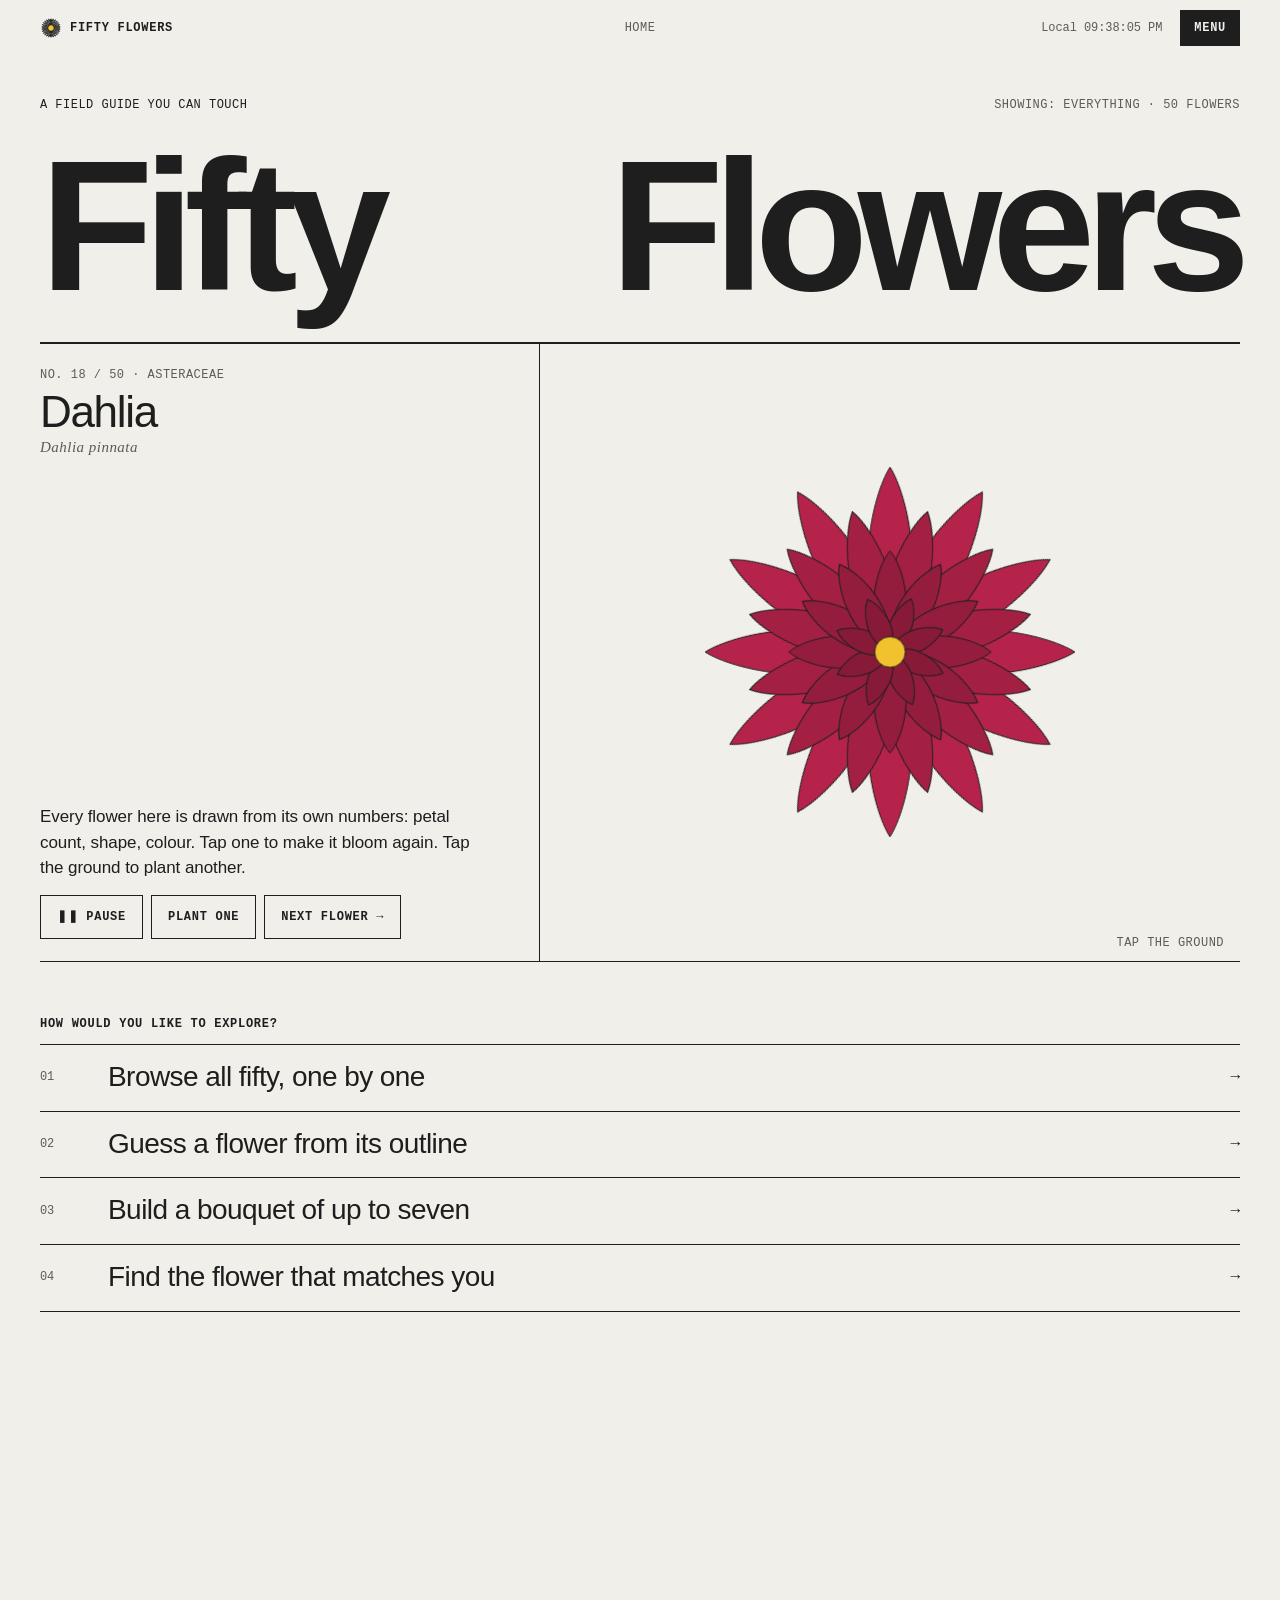
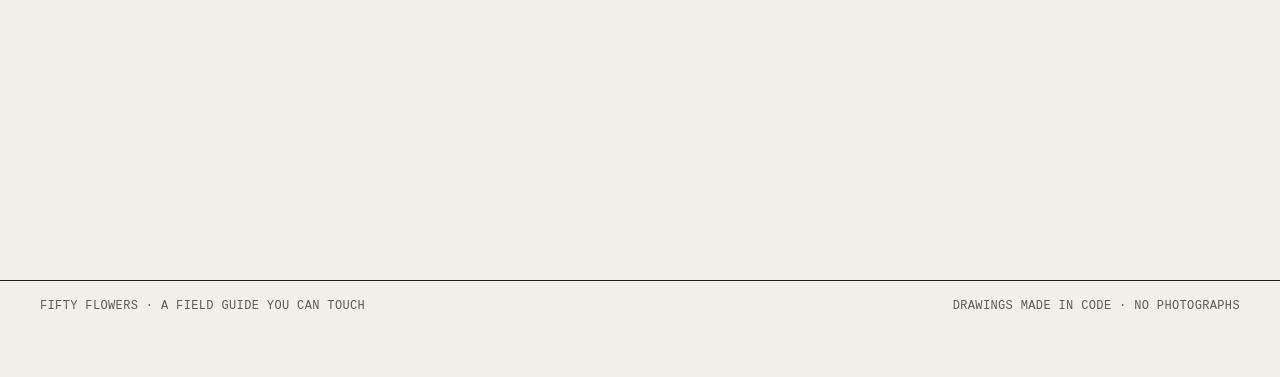
<file: assets/fifty-flowers.html>
<!doctype html>
<html lang="en">
<head>
<meta charset="utf-8">
<meta name="viewport" content="width=device-width,initial-scale=1,viewport-fit=cover">
<title>Fifty Flowers</title>
<meta name="description" content="A playful field guide to fifty flowers. Pluck petals, build bouquets, find your flower.">
<meta name="theme-color" content="#F0EFEA" media="(prefers-color-scheme: light)">
<meta name="theme-color" content="#121211" media="(prefers-color-scheme: dark)">
<meta name="apple-mobile-web-app-capable" content="yes">
<meta name="apple-mobile-web-app-title" content="Fifty Flowers">
<link rel="icon" href="[data-uri]" type="image/svg+xml">
<link rel="apple-touch-icon" href="[data-uri]">
<style>
:root{
  --ink:#1E1E1E;--paper:#F0EFEA;--sheet:#D3D2CE;--tint:#E4E2DC;--rule:#1E1E1E;--mut:#5E5B57;--signal:#C8323C;
  --sans:"Helvetica Neue",Helvetica,Arial,sans-serif;--mono:ui-monospace,"SF Mono",Menlo,monospace;--serif:"Iowan Old Style","Palatino Linotype",Georgia,serif;
  --ease:cubic-bezier(.45,0,.55,1);--pad:clamp(16px,4vw,40px)
}
@media (prefers-color-scheme:dark){:root{--ink:#F2F0EA;--paper:#121211;--sheet:#2A2926;--tint:#1F1E1C;--rule:#F2F0EA;--mut:#A8A49C;--signal:#F0625A}}
*{box-sizing:border-box}
html{-webkit-text-size-adjust:100%;scroll-behavior:smooth}
body{margin:0;background:var(--paper);color:var(--ink);font:16px/1.5 var(--sans);letter-spacing:-.005em;min-height:100vh;overflow-x:hidden}
a{color:inherit}
button,input{font:inherit;color:inherit}
button{background:none;border:0;padding:0;cursor:pointer}
button:disabled{cursor:not-allowed;opacity:.38}
:focus-visible{outline:2px solid var(--signal);outline-offset:2px}
[tabindex="-1"]:focus{outline:none}
.sr{position:absolute;width:1px;height:1px;overflow:hidden;clip:rect(0 0 0 0);white-space:nowrap}
.skip{position:absolute;left:8px;top:-60px;background:var(--ink);color:var(--paper);padding:10px 14px;z-index:99;text-decoration:none}
.skip:focus{top:8px}
.mono{font-family:var(--mono);font-size:12px;letter-spacing:.04em;text-transform:uppercase}
.mut{color:var(--mut)}
.wrap{max-width:1280px;margin:0 auto;padding:0 var(--pad)}

/* ── hairlines that draw in ── */
.draw{background:linear-gradient(var(--rule),var(--rule)) no-repeat 0 0/0 1px;animation:draw .8s var(--ease) forwards;animation-delay:calc(var(--i,0)*40ms)}
.draw2{background:linear-gradient(var(--rule),var(--rule)) no-repeat 0 100%/0 2px;animation:draw2 .8s var(--ease) forwards}
@keyframes draw{to{background-size:100% 1px}}
@keyframes draw2{to{background-size:100% 2px}}
.fu{animation:fu .6s var(--ease) both;animation-delay:calc(var(--i,0)*40ms)}
@keyframes fu{from{opacity:0;transform:translateY(12px)}}
@keyframes fade{from{opacity:0}}

/* ── top bar ── */
.bar{position:sticky;top:0;z-index:20;background:var(--paper)}
.bar .wrap{display:grid;grid-template-columns:1fr auto 1fr;align-items:center;min-height:56px;gap:12px}
.mark{font:600 12px/1 var(--mono);letter-spacing:.06em;text-transform:uppercase;text-decoration:none;display:inline-flex;align-items:center;gap:8px;min-height:44px}
.mark svg{width:22px;height:22px}
.crumb{font:12px/1 var(--mono);letter-spacing:.04em;text-transform:uppercase;color:var(--mut);white-space:nowrap;overflow:hidden;text-overflow:ellipsis;max-width:42vw}
.crumb a{text-decoration:none;color:var(--mut)}.crumb a:hover{color:var(--ink)}
.bar-r{justify-self:end;display:flex;align-items:center;gap:18px}
.clock{font:12px/1 var(--mono);color:var(--mut);font-variant-numeric:tabular-nums}
.chip{font:600 12px/1 var(--mono);letter-spacing:.06em;text-transform:uppercase;background:var(--ink);color:var(--paper);padding:0 14px;min-height:36px;display:inline-flex;align-items:center;gap:8px}
.chip:hover{background:var(--signal)}
@media(max-width:640px){.crumb,.clock{display:none}.bar .wrap{grid-template-columns:1fr auto}}

main{outline:none;min-height:70vh}
.page{animation:fade .5s var(--ease) both}

/* ── type ── */
.giant{font-weight:600;font-size:clamp(56px,14.5vw,200px);line-height:.84;letter-spacing:-.055em;margin:0}
.h1{font-weight:500;font-size:clamp(48px,9vw,128px);line-height:.88;letter-spacing:-.05em;margin:0}
.h2{font:600 12px/1 var(--mono);text-transform:uppercase;letter-spacing:.06em;margin:0 0 14px}
.lede{font-size:17px;max-width:46ch;margin:0}
sup{font:11px/1 var(--mono);vertical-align:super;margin-left:4px;letter-spacing:0}
.tag{font:12px/1 var(--mono);background:var(--ink);color:var(--paper);padding:5px 8px;display:inline-block;letter-spacing:.04em}
.circ{display:inline-grid;place-items:center;min-width:22px;height:22px;padding:0 5px;border:1px solid currentColor;border-radius:11px;font:11px/1 var(--mono);margin-left:8px;vertical-align:middle;letter-spacing:0}

/* ── links & buttons ── */
.btn{display:inline-flex;align-items:center;gap:10px;min-height:44px;padding:0 16px;border:1px solid var(--rule);font:600 12px/1 var(--mono);letter-spacing:.06em;text-transform:uppercase;text-decoration:none;transition:background .4s var(--ease),color .4s var(--ease)}
.btn:hover:not(:disabled),.btn:active:not(:disabled){background:var(--ink);color:var(--paper)}
.btn.solid{background:var(--ink);color:var(--paper)}
.btn.solid:hover:not(:disabled){background:var(--signal);border-color:var(--signal)}
.btn[aria-pressed=true]{background:var(--ink);color:var(--paper)}
.ul{background:none;border:0;padding:0;min-height:44px;font:12px/1 var(--mono);text-transform:uppercase;letter-spacing:.06em;text-decoration:none;display:inline-flex;align-items:center;gap:6px}
.ul[aria-pressed=true],.ul[aria-current=true]{text-decoration:underline;text-underline-offset:5px;text-decoration-thickness:1px}
.ul:hover{color:var(--signal)}
.btns{display:flex;flex-wrap:wrap;gap:8px}

/* ── flower drawing ── */
.fl{display:block;overflow:visible}
.fl .p,.fl .c{fill:var(--f);stroke:var(--ink);stroke-width:1;vector-effect:non-scaling-stroke;transform-box:fill-box;transition:fill .6s var(--ease),transform .7s var(--ease),opacity .7s var(--ease)}
.fl .p *{vector-effect:non-scaling-stroke}
.fl .st{fill:none;stroke:var(--ink);stroke-width:1;vector-effect:non-scaling-stroke}
.fl .d{fill:var(--paper);opacity:.55;stroke:none}
.pr{transform-origin:50% 100%}.pc{transform-origin:50% 50%}.pt{transform-origin:50% 0}
.fl.ink .p,.fl.ink .p *{fill:var(--paper)}
.fl.ink .c{fill:var(--ink)}
.colour .fl.ink .p,.colour .fl.ink .p *{fill:var(--f)}
.colour .fl.ink .c{fill:var(--f)}
.bloom .p,.bloom .c{animation:bloom .7s var(--ease) both;animation-delay:calc(var(--i,0)*24ms)}
@keyframes bloom{from{transform:scale(0) rotate(-12deg);opacity:0}}
.p.gone{transform:translateY(-38px) rotate(28deg) scale(.4);opacity:0;pointer-events:none}
.sway{animation:sway 7s var(--ease) infinite alternate}
@keyframes sway{from{transform:rotate(-3deg)}to{transform:rotate(3deg)}}

/* ── home ── */
.hero{padding-top:clamp(20px,4vw,40px)}
.hero-top{display:flex;justify-content:space-between;gap:20px;padding-bottom:14px}
.split{display:flex;justify-content:space-between;align-items:flex-end;flex-wrap:wrap;gap:0 4vw;padding-bottom:18px}
.split .giant:last-child{text-align:right}
.stage{position:relative;display:grid;grid-template-columns:minmax(0,5fr) minmax(0,7fr);border-top:2px solid var(--rule);border-bottom:1px solid var(--rule);min-height:min(78vh,620px);cursor:crosshair;overflow:hidden;touch-action:manipulation}
.stage-l{border-right:1px solid var(--rule);padding:22px 22px 22px 0;display:flex;flex-direction:column;justify-content:space-between;gap:24px;cursor:auto}
.stage-r{position:relative;display:grid;place-items:center;padding:24px}
.hero-fl{width:min(78%,440px);aspect-ratio:1;position:relative;z-index:2;cursor:pointer;border-radius:50%}
.hero-fl .fl{width:100%;height:100%}
.planted{position:absolute;width:64px;height:64px;margin:-32px 0 0 -32px;pointer-events:none;z-index:1;transition:opacity 1.2s var(--ease)}
.planted.out{opacity:0}
.cap{font:12px/1.5 var(--mono);letter-spacing:.04em;text-transform:uppercase}
.cap b{display:block;font:500 clamp(28px,4vw,44px)/1 var(--sans);letter-spacing:-.03em;text-transform:none;margin:6px 0 4px}
.cap a{text-decoration:none}.cap a:hover b{color:var(--signal)}
.hint{position:absolute;right:16px;bottom:12px;font:12px/1 var(--mono);color:var(--mut);letter-spacing:.04em;text-transform:uppercase;z-index:3}
@media(max-width:820px){.stage{grid-template-columns:1fr}.stage-l{border-right:0;border-bottom:1px solid var(--rule);padding:18px 0;order:2}.stage-r{min-height:62vw}}

/* G14-style situation rows */
.paths{list-style:none;margin:0;padding:0}
.paths a,.paths button{display:grid;grid-template-columns:56px 1fr auto;align-items:center;gap:12px;width:100%;text-align:left;text-decoration:none;padding:18px 0;min-height:64px;transition:background .4s var(--ease),padding .4s var(--ease)}
.paths a:hover,.paths button:hover,.paths a:focus-visible,.paths button:focus-visible{background:var(--tint);padding-left:10px}
.paths .n{font:12px/1 var(--mono);color:var(--mut)}
.paths .t{font-size:clamp(20px,2.6vw,28px);letter-spacing:-.02em;line-height:1.1}
.paths .ar{font:16px/1 var(--mono);transition:transform .4s var(--ease)}
.paths a:hover .ar,.paths button:hover .ar{transform:translateX(6px)}
.sec{padding-block:clamp(28px,5vw,56px)}
.sec-head{display:flex;justify-content:space-between;align-items:baseline;gap:20px;margin-bottom:8px}
.today{display:grid;grid-template-columns:minmax(0,5fr) minmax(0,7fr);gap:28px;align-items:center}
.today .fl{width:min(100%,260px);margin:0 auto}
@media(max-width:820px){.today{grid-template-columns:1fr}}

/* ── index ── */
.ix-head{padding:clamp(20px,4vw,40px) 0 18px}
.ctrl{display:flex;flex-wrap:wrap;justify-content:space-between;align-items:center;gap:8px 24px;padding:6px 0}
.ctrl .grp{display:flex;flex-wrap:wrap;align-items:center;gap:0 18px}
.showing{font:12px/1.4 var(--mono);letter-spacing:.04em;text-transform:uppercase}
.showing b{font-weight:600}
.acc-body{display:grid;grid-template-rows:0fr;transition:grid-template-rows .6s var(--ease)}
.acc-body>div{overflow:hidden;min-height:0}
.acc-body.open{grid-template-rows:1fr}
.filters{padding:8px 0 20px;display:grid;gap:16px}
.frow{display:grid;grid-template-columns:110px 1fr;gap:12px;align-items:center;padding-top:10px}
.frow>span{font:12px/1 var(--mono);text-transform:uppercase;letter-spacing:.04em}
.opts{display:flex;flex-wrap:wrap;gap:6px}
.opt{min-height:36px;padding:0 12px;border:1px solid var(--rule);font:12px/1 var(--mono);letter-spacing:.04em;text-transform:uppercase;display:inline-flex;align-items:center;gap:8px;transition:background .4s var(--ease),color .4s var(--ease)}
.opt:hover{background:var(--tint)}
.opt[aria-pressed=true]{background:var(--ink);color:var(--paper)}
.sw{width:12px;height:12px;border:1px solid var(--ink);display:inline-block;flex:none}
.field{border:0;border-bottom:1px solid var(--rule);background:transparent;padding:10px 0;min-height:44px;width:100%;max-width:420px;font-size:16px;border-radius:0}
.field:focus{outline:none;border-bottom:2px solid var(--signal)}
.ix-body{display:grid;grid-template-columns:minmax(0,7fr) minmax(0,5fr);gap:0 36px;border-top:2px solid var(--rule)}
.ix-body.full{grid-template-columns:1fr}
.peek{position:sticky;top:72px;align-self:start;padding:24px 0;min-height:60vh;display:flex;flex-direction:column;gap:14px}
.peek .fl{width:100%;max-width:420px;aspect-ratio:1;margin:0 auto}
@media(max-width:900px){.ix-body{grid-template-columns:1fr}.peek{display:none}}
.list{list-style:none;margin:0;padding:0}
.list a{display:grid;grid-template-columns:42px minmax(0,1fr) auto 40px;align-items:center;gap:12px;padding:10px 0;min-height:60px;text-decoration:none;transition:background .4s var(--ease),padding .4s var(--ease)}
.list a:hover,.list a:focus-visible{background:var(--tint);padding-left:8px}
.list .n{font:12px/1 var(--mono);color:var(--mut)}
.list .nm{font-size:clamp(19px,2.2vw,24px);letter-spacing:-.02em;line-height:1.1}
.list .lat{display:block;font:italic 14px/1.3 var(--serif);color:var(--mut);letter-spacing:0;margin-top:2px}
.list .rt{font:12px/1.3 var(--mono);text-transform:uppercase;letter-spacing:.04em;text-align:right;color:var(--mut)}
.list .th{width:40px;height:40px}
@media(max-width:560px){.list .rt{display:none}.list a{grid-template-columns:34px 1fr 40px}}
.grid{list-style:none;margin:0;padding:0;display:grid;grid-template-columns:repeat(auto-fill,minmax(170px,1fr));border-left:1px solid var(--rule)}
.grid li{border-right:1px solid var(--rule);border-bottom:1px solid var(--rule)}
.grid a{display:flex;flex-direction:column;gap:10px;padding:14px;text-decoration:none;height:100%;transition:background .4s var(--ease)}
.grid a:hover,.grid a:focus-visible{background:var(--tint)}
.grid .fl{width:100%;aspect-ratio:1;transition:transform .7s var(--ease)}
.grid a:hover .fl{transform:rotate(18deg) scale(1.04)}
.grid a:hover .fl.ink .p,.grid a:hover .fl.ink .p *,.grid a:focus-visible .fl.ink .p,.grid a:focus-visible .fl.ink .p *{fill:var(--f)}
.grid a:hover .fl.ink .c,.grid a:focus-visible .fl.ink .c{fill:var(--f)}
.grid .meta{display:flex;justify-content:space-between;font:12px/1 var(--mono);color:var(--mut)}
.grid b{font-weight:500;font-size:17px;letter-spacing:-.01em;line-height:1.15}
.strip-wrap{position:relative;padding:28px 0 8px}
.strip{display:flex;gap:28px;overflow-x:auto;scroll-snap-type:x mandatory;padding:20px calc(50% - 90px);scrollbar-width:none}
.strip::-webkit-scrollbar{display:none}
.strip a{flex:0 0 180px;scroll-snap-align:center;text-decoration:none;opacity:.45;transition:opacity .5s var(--ease)}
.strip a.on{opacity:1}
.strip .fl{width:180px;height:180px}
.brk{position:absolute;top:28px;bottom:8px;left:50%;width:236px;margin-left:-118px;pointer-events:none;display:flex;justify-content:space-between}
.brk i{width:22px;border:2px solid var(--ink);border-right:0;border-radius:110px 0 0 110px}
.brk i+i{border:2px solid var(--ink);border-left:0;border-radius:0 110px 110px 0}
.strip-cap{text-align:center;padding:10px 0 28px;min-height:120px}
.strip-cap b{display:block;font:500 clamp(28px,4vw,44px)/1 var(--sans);letter-spacing:-.03em}
.empty{padding:56px 0;display:grid;gap:16px;justify-items:start}
.empty p{font-size:clamp(22px,3vw,32px);letter-spacing:-.02em;line-height:1.15;margin:0;max-width:22ch}

/* ── detail ── */
.det{display:grid;grid-template-columns:minmax(0,6fr) minmax(0,6fr);gap:0 40px;border-top:2px solid var(--rule)}
.det-fig{position:sticky;top:56px;align-self:start;padding:24px 0;display:flex;flex-direction:column;gap:14px}
.spinner{width:100%;aspect-ratio:1;max-width:520px;margin:0 auto;touch-action:none;cursor:grab;user-select:none;-webkit-user-select:none}
.spinner:active{cursor:grabbing}
.spinner>div{width:100%;height:100%;transition:transform .7s var(--ease)}
.spinner .fl{width:100%;height:100%}
.spinner .p{cursor:pointer}
.status{font:12px/1.5 var(--mono);text-transform:uppercase;letter-spacing:.04em;min-height:20px;text-align:center}
.status b{color:var(--signal);font-weight:600}
.det-text{padding:28px 0 40px}
.det-text .latin{font:italic clamp(18px,2vw,22px)/1.3 var(--serif);color:var(--mut);margin:12px 0 22px}
dl{margin:0}
.row{display:grid;grid-template-columns:120px 1fr;gap:12px;padding:10px 0}
.row dt{font:12px/1.5 var(--mono);text-transform:uppercase;letter-spacing:.04em}
.row dd{margin:0}
.acc{border-bottom:1px solid var(--rule);margin-top:24px}
.acc-h{display:flex;justify-content:space-between;align-items:center;width:100%;text-align:left;min-height:56px;padding:12px 0;font-size:clamp(18px,2vw,22px);letter-spacing:-.015em}
.acc-h:hover{color:var(--signal)}
.acc-h .pl{font:300 26px/1 var(--sans);transition:transform .6s var(--ease);display:inline-block}
.acc-h[aria-expanded=true] .pl{transform:rotate(45deg)}
.acc-in{padding:0 0 18px;max-width:56ch}
.acc-in p{margin:0 0 10px}
.alike{display:flex;flex-wrap:wrap;gap:6px}
.pn{display:grid;grid-template-columns:1fr 1fr;margin-top:32px;border-top:1px solid var(--rule)}
.pn a{text-decoration:none;padding:16px 0;min-height:64px;display:flex;flex-direction:column;gap:6px}
.pn a+a{text-align:right;border-left:1px solid var(--rule);padding-left:16px}
.pn a:hover b{color:var(--signal)}
.pn b{font-weight:500;font-size:20px;letter-spacing:-.02em}
@media(max-width:820px){.det{grid-template-columns:1fr}.det-fig{position:static}}

/* ── play: horizontal accordion ── */
.hz{display:flex;border-top:2px solid var(--rule);border-bottom:1px solid var(--rule);min-height:640px}
.hz-i{display:flex;flex:0 0 72px;border-right:1px solid var(--rule);transition:flex .7s var(--ease);min-width:0}
.hz-i:last-child{border-right:0}
.hz-i.open{flex:1 1 auto}
.spine{flex:0 0 72px;display:flex;flex-direction:column;align-items:center;justify-content:space-between;padding:18px 0;gap:18px;border-right:1px solid transparent;transition:background .4s var(--ease)}
.spine:hover{background:var(--tint)}
.hz-i.open .spine{border-right-color:var(--rule)}
.spine .n{font:500 34px/1 var(--sans);letter-spacing:-.04em}
.hz-i.open .spine .n{color:var(--signal)}
.spine .lbl{writing-mode:vertical-rl;transform:rotate(180deg);font:12px/1 var(--mono);letter-spacing:.06em;text-transform:uppercase}
.pane{flex:1;min-width:0;padding:24px clamp(16px,3vw,36px) 32px;overflow:hidden}
.pane[hidden]{display:none}
.pane-in{animation:fu .6s var(--ease) both;animation-delay:.2s;max-width:860px}
@media(max-width:820px){.hz{flex-direction:column;min-height:0;border-bottom:0}.hz-i{flex:none;flex-direction:column;border-right:0;border-bottom:1px solid var(--rule)}.hz-i.open{flex:none}.spine{flex-direction:row;justify-content:flex-start;padding:14px 0;min-height:64px;border-right:0}.spine .lbl{writing-mode:horizontal-tb;transform:none;font-size:13px}.spine .n{font-size:26px;width:44px}.pane{padding:6px 0 28px}}
.qa{display:grid;grid-template-columns:minmax(0,5fr) minmax(0,6fr);gap:28px;align-items:start}
.qa .fl{width:100%;max-width:360px;aspect-ratio:1;margin:0 auto}
@media(max-width:820px){.qa{grid-template-columns:1fr}}
.choices{list-style:none;margin:0;padding:0}
.choices button{display:grid;grid-template-columns:44px 1fr auto;align-items:center;width:100%;text-align:left;min-height:56px;padding:12px 0;font-size:20px;letter-spacing:-.015em;transition:background .4s var(--ease),padding .4s var(--ease)}
.choices button:hover:not(:disabled){background:var(--tint);padding-left:8px}
.choices .n{font:12px/1 var(--mono);color:var(--mut)}
.choices button.right{color:var(--signal)}
.choices button.right .mk::after{content:"✓ Correct"}
.choices button.wrong{text-decoration:line-through}
.choices button.wrong .mk::after{content:"✕"}
.choices button:disabled{opacity:1;cursor:default}
.choices .mk{font:12px/1 var(--mono);text-transform:uppercase;letter-spacing:.04em}
.score{display:flex;gap:24px;font:12px/1 var(--mono);text-transform:uppercase;letter-spacing:.04em;margin:0 0 16px}
.score b{font:500 28px/1 var(--sans);letter-spacing:-.03em;display:block;margin-top:6px}
.bq{display:grid;grid-template-columns:minmax(0,6fr) minmax(0,5fr);gap:28px}
.bq-pick{display:flex;flex-wrap:wrap;gap:6px;max-height:340px;overflow:auto;padding:2px}
.bq-fig .fl{width:100%;max-width:400px;aspect-ratio:1/1.1;margin:0 auto}
@media(max-width:820px){.bq{grid-template-columns:1fr}.bq-fig{order:-1}}

/* ── garden ── */
.bqs{list-style:none;margin:0;padding:0;display:grid;grid-template-columns:repeat(auto-fill,minmax(220px,1fr));border-left:1px solid var(--rule);border-top:1px solid var(--rule)}
.bqs li{border-right:1px solid var(--rule);border-bottom:1px solid var(--rule);padding:14px;display:flex;flex-direction:column;gap:8px}
.bqs .fl{width:100%;aspect-ratio:1/1.1}
.bqs b{font-weight:500;font-size:18px}
.saved li{display:grid;grid-template-columns:minmax(0,1fr) auto;align-items:center;gap:8px}
.saved li a{grid-template-columns:42px minmax(0,1fr) 40px}

/* ── switch ── */
.sw-row{display:grid;grid-template-columns:1fr auto;align-items:center;gap:16px;padding:14px 0;min-height:64px}
.sw-row small{display:block;color:var(--mut);font-size:14px}
.switch{width:52px;height:30px;border:1px solid var(--rule);position:relative;flex:none;transition:background .4s var(--ease)}
.switch::after{content:"";position:absolute;top:3px;left:3px;width:22px;height:22px;background:var(--ink);transition:transform .4s var(--ease),background .4s var(--ease)}
.switch[aria-checked=true]{background:var(--ink)}
.switch[aria-checked=true]::after{transform:translateX(22px);background:var(--paper)}

/* ── menu sheet ── */
.menu{position:fixed;inset:0;z-index:50;background:var(--sheet);display:flex;flex-direction:column;opacity:0;visibility:hidden;transition:opacity .5s var(--ease),visibility 0s .5s}
.menu.open{opacity:1;visibility:visible;transition:opacity .5s var(--ease)}
.menu .wrap{width:100%}
.menu-top{display:flex;justify-content:space-between;align-items:center;min-height:56px}
.menu-top .lbl{font:600 12px/1 var(--mono);letter-spacing:.06em;text-transform:uppercase;color:var(--signal)}
.menu ol{list-style:none;margin:8px 0 0;padding:0}
.menu li{opacity:0;transform:translateY(16px);transition:opacity .5s var(--ease),transform .5s var(--ease);transition-delay:calc(var(--i)*40ms)}
.menu.open li{opacity:1;transform:none}
.menu ol a{display:flex;align-items:baseline;gap:10px;text-decoration:none;font:400 clamp(34px,7vw,72px)/1.05 var(--serif);letter-spacing:-.02em;padding:10px 0;border-bottom:1px solid var(--rule);min-height:56px}
.menu ol a sup{font-size:12px}
.menu ol a:hover{padding-left:10px;transition:padding .4s var(--ease)}
.menu ol a[aria-current=page]{color:var(--signal)}
.menu-foot{margin-top:auto;display:flex;justify-content:space-between;align-items:center;gap:16px;padding-top:20px;padding-bottom:calc(24px + env(safe-area-inset-bottom))}

.toast{position:fixed;left:50%;bottom:calc(24px + env(safe-area-inset-bottom));transform:translate(-50%,20px);background:var(--ink);color:var(--paper);padding:12px 16px;font:12px/1.4 var(--mono);letter-spacing:.04em;text-transform:uppercase;opacity:0;transition:opacity .5s var(--ease),transform .5s var(--ease);z-index:60;max-width:calc(100vw - 32px)}
.toast.on{opacity:1;transform:translate(-50%,0)}
.drift{position:fixed;width:14px;height:20px;pointer-events:none;z-index:70;animation:drift 1.6s var(--ease) forwards}
@keyframes drift{to{transform:translate(var(--dx),var(--dy)) rotate(var(--r));opacity:0}}
footer{padding:36px 0 calc(60px + env(safe-area-inset-bottom));font:12px/1.6 var(--mono);color:var(--mut);letter-spacing:.03em;text-transform:uppercase}
footer .wrap{display:flex;justify-content:space-between;flex-wrap:wrap;gap:12px;border-top:1px solid var(--rule);padding-top:16px}

/* ── calm mode: crossfades only ── */
.calm *,.calm *::before,.calm *::after{transition-property:opacity,background-color,color,fill!important;scroll-behavior:auto!important}
.calm .fu,.calm .bloom .p,.calm .bloom .c,.calm .pane-in{animation-name:fade!important}
.calm .draw{animation:none;background-size:100% 1px}
.calm .draw2{animation:none;background-size:100% 2px}
.calm .sway{animation:none}
.calm .p.gone{transform:none}
.calm .drift{display:none}
.calm .menu li{transform:none}
</style>
</head>
<body>
<a class="skip" href="#app">Skip to content</a>
<header class="bar draw2" id="bar">
  <div class="wrap">
    <a class="mark" href="#/" aria-label="Fifty Flowers, home"><svg viewBox="-100 -100 200 200" aria-hidden="true" class="fl" id="markfl"></svg><span>Fifty Flowers</span></a>
    <nav class="crumb" aria-label="Breadcrumb" id="crumb"></nav>
    <div class="bar-r"><span class="clock" id="clock" aria-hidden="true"></span><button class="chip" id="menuBtn" aria-haspopup="dialog" aria-expanded="false" aria-controls="menu">Menu</button></div>
  </div>
</header>
<main id="app" tabindex="-1"></main>
<footer><div class="wrap"><span>Fifty Flowers · a field guide you can touch</span><span>Drawings made in code · no photographs</span></div></footer>

<div class="menu" id="menu" role="dialog" aria-modal="true" aria-label="Menu">
  <div class="wrap menu-top"><span class="lbl">Menu</span><button class="chip" id="menuClose">Close ×</button></div>
  <nav class="wrap" aria-label="Main"><ol id="menuList"></ol></nav>
  <div class="wrap menu-foot"><span class="mono mut" id="menuTime"></span><button class="btn solid" id="menuRandom">Surprise me →</button></div>
</div>
<div class="toast" id="toast" role="status" aria-live="polite"></div>
<div class="sr" id="say" aria-live="polite"></div>

<script>
'use strict';
/* ═════════ DATA — 50 flowers ═════════
   name, latin, family, colour, centre colour, colour group, season, native to, drawing shape, petals drawn, meaning, surprising fact, sun, water */
const RAW=[
['Rose','Rosa','Rosaceae','#C8323C','#8E1F2A','red','Summer','Asia, Europe & North America','frill',6,'Love','Wild roses have just five petals. The full, many-petalled garden rose is centuries of breeding.','Full sun','Regular'],
['Tulip','Tulipa','Liliaceae','#E85D75','#3A2A2A','pink','Spring','Central Asia','cup',6,'Perfect love','In 1630s Holland a single rare tulip bulb could sell for more than a skilled craftsman earned in a year.','Full sun','Light'],
['Sunflower','Helianthus annuus','Asteraceae','#F2B705','#5A3B1E','yellow','Summer','North America','ray',24,'Adoration','Young sunflower heads follow the sun from east to west. Once mature, most stay facing east.','Full sun','Regular'],
['Lavender','Lavandula angustifolia','Lamiaceae','#8E7CC3','#6B5AA6','purple','Summer','Mediterranean','spike',14,'Devotion','The name is often traced to the Latin lavare, “to wash”. It scented Roman baths.','Full sun','Light'],
['Daisy','Bellis perennis','Asteraceae','#FFFFFF','#F2C12E','white','Spring','Europe','ray',26,'Innocence','“Daisy” comes from “day’s eye”: the flower opens at dawn and closes at dusk.','Sun to part shade','Regular'],
['Lily','Lilium','Liliaceae','#F4EFE6','#D98E4A','white','Summer','Northern Hemisphere','pointed',6,'Purity','Lilies are highly toxic to cats. Even a little pollen licked from fur can cause kidney failure.','Full sun','Regular'],
['Orchid','Phalaenopsis','Orchidaceae','#D86FB0','#F2D24B','pink','Year-round','Southeast Asia','orchid',5,'Refinement','Orchids are one of the largest plant families on Earth, with around 28,000 species.','Bright shade','Light'],
['Peony','Paeonia lactiflora','Paeoniaceae','#F2A1B5','#F7D46B','pink','Spring','East Asia','frill',8,'Prosperity','A happy peony can keep flowering in the same spot for decades.','Full sun','Regular'],
['Hydrangea','Hydrangea macrophylla','Hydrangeaceae','#6C8EBF','#4A6FA5','blue','Summer','Japan','cluster',22,'Gratitude','In acidic soil, where aluminium is free to move, bigleaf hydrangeas turn blue. In alkaline soil they turn pink.','Part shade','High'],
['Cherry blossom','Prunus serrulata','Rosaceae','#F6C9D0','#C8323C','pink','Spring','Japan','heart',5,'Transience','Japan forecasts the “sakura front” as the bloom moves north each spring.','Full sun','Regular'],
['Lotus','Nelumbo nucifera','Nelumbonaceae','#F3B6C8','#F2D24B','pink','Summer','Asia','cup',12,'Rebirth','Its leaves shed water so well that self-cleaning surfaces are said to have the “lotus effect”.','Full sun','Aquatic'],
['Marigold','Tagetes erecta','Asteraceae','#F28C28','#C25E10','orange','Autumn','Mexico & Central America','frill',10,'Remembrance','As cempasúchil, marigolds line Día de Muertos altars to guide spirits home.','Full sun','Light'],
['Poppy','Papaver rhoeas','Papaveraceae','#D7261E','#1E1E1E','red','Spring','Europe & North Africa','cup',4,'Remembrance','Poppy seeds can wait in the soil for years and bloom when the ground is disturbed, as on the fields of Flanders.','Full sun','Light'],
['Daffodil','Narcissus pseudonarcissus','Amaryllidaceae','#F5D547','#F28C28','yellow','Spring','Western Europe','trumpet',6,'New beginnings','Freshly cut daffodils leak a sap that shortens the life of other flowers in the same vase.','Full sun','Regular'],
['Iris','Iris germanica','Iridaceae','#5B4B9E','#F2C12E','purple','Spring','Europe','round',6,'Hope','Named for Iris, the Greek goddess of the rainbow.','Full sun','Light'],
['Carnation','Dianthus caryophyllus','Caryophyllaceae','#E8798F','#B84860','pink','Summer','Mediterranean','frill',10,'Admiration','Dianthus is usually read as Greek for “divine flower”.','Full sun','Light'],
['Chrysanthemum','Chrysanthemum morifolium','Asteraceae','#E9A23B','#B9741A','orange','Autumn','China','ray',36,'Long life','A sixteen-petalled chrysanthemum is the emblem of Japan’s imperial family.','Full sun','Regular'],
['Dahlia','Dahlia pinnata','Asteraceae','#B5234A','#F2C12E','red','Summer','Mexico','frillp',12,'Dignity','The dahlia is Mexico’s national flower.','Full sun','Regular'],
['Magnolia','Magnolia × soulangeana','Magnoliaceae','#EFD9E3','#B85C88','pink','Spring','East Asia & the Americas','cup',9,'Perseverance','Magnolias are so ancient they evolved before bees. Beetles pollinate them.','Sun to part shade','Regular'],
['Jasmine','Jasminum officinale','Oleaceae','#FFFFFF','#F2D24B','white','Summer','Himalayas & China','round',5,'Grace','Many jasmines save their strongest scent for the night.','Full sun','Regular'],
['Gardenia','Gardenia jasminoides','Rubiaceae','#F7F3E3','#E9D79A','white','Summer','East Asia','frill',6,'Secret love','Gardenias belong to the same family as coffee.','Bright shade','High'],
['Camellia','Camellia japonica','Theaceae','#C93A4D','#F2C12E','red','Winter','East Asia','frill',7,'Longing','Tea comes from a camellia: every cup is brewed from Camellia sinensis leaves.','Part shade','Regular'],
['Hibiscus','Hibiscus rosa-sinensis','Malvaceae','#E0303A','#7A0E1A','red','Summer','East Asia','round',5,'Delicate beauty','The hibiscus is Malaysia’s national flower, the bunga raya.','Full sun','High'],
['Bird of paradise','Strelitzia reginae','Strelitziaceae','#F57C1F','#3F51B5','orange','Year-round','South Africa','bird',3,'Freedom','When a sunbird lands on its blue “tongue”, the flower dusts the bird’s feet with pollen.','Full sun','Regular'],
['Snapdragon','Antirrhinum majus','Plantaginaceae','#E8607A','#F2C12E','pink','Summer','Mediterranean','spike',10,'Graciousness','Squeeze the sides of a flower and its “mouth” snaps open.','Full sun','Regular'],
['Foxglove','Digitalis purpurea','Plantaginaceae','#A04F9B','#F0E0EE','purple','Summer','Western Europe','bells',9,'Healing','It is poisonous, yet it gave medicine digitalis, still used for heart conditions.','Part shade','Regular'],
['Bluebell','Hyacinthoides non-scripta','Asparagaceae','#4A5FC1','#2E3E91','blue','Spring','Britain & Western Europe','bells',7,'Constancy','Around half of the world’s common bluebells grow in the UK, where they are protected by law.','Shade','Regular'],
['Forget-me-not','Myosotis sylvatica','Boraginaceae','#6FA8DC','#F2D24B','blue','Spring','Europe','round',5,'True love','Myosotis is Greek for “mouse’s ear”, after the small fuzzy leaves.','Part shade','High'],
['Violet','Viola odorata','Violaceae','#6A4C9C','#F2D24B','purple','Spring','Europe & Asia','round',5,'Modesty','Its scent contains ionones that briefly switch off your sense of smell, so the perfume seems to come and go.','Shade','Regular'],
['Pansy','Viola × wittrockiana','Violaceae','#4B3F8F','#F2C12E','purple','Spring','Europe (garden hybrid)','round',5,'Thoughts','The name comes from the French pensée, “thought”.','Sun to part shade','Regular'],
['Zinnia','Zinnia elegans','Asteraceae','#E5446D','#F2C12E','pink','Summer','Mexico','frillp',12,'Lasting friendship','In 2016 a zinnia became one of the first flowers to bloom on the International Space Station.','Full sun','Light'],
['Cosmos','Cosmos bipinnatus','Asteraceae','#E58FB4','#F2C12E','pink','Summer','Mexico','round',8,'Harmony','Spanish priests named it after the Greek kosmos, “ordered world”, for its evenly spaced petals.','Full sun','Light'],
['Aster','Symphyotrichum novae-angliae','Asteraceae','#8C7AC8','#F2C12E','purple','Autumn','North America','ray',30,'Patience','Aster is Greek for “star”.','Full sun','Regular'],
['Anemone','Anemone coronaria','Ranunculaceae','#C2185B','#1E1E1E','red','Spring','Mediterranean','round',6,'Anticipation','The windflower has no true petals. Its colour comes from petal-like sepals.','Full sun','Regular'],
['Ranunculus','Ranunculus asiaticus','Ranunculaceae','#F4845F','#6B8E23','orange','Spring','Middle East','frill',9,'Radiant charm','Ranunculus is Latin for “little frog”: many of its relatives grow near water.','Full sun','Regular'],
['Gerbera','Gerbera jamesonii','Asteraceae','#F25C54','#3A2A1E','orange','Summer','South Africa','ray',22,'Cheerfulness','Each “flower” is really a head of hundreds of tiny flowers packed together.','Full sun','Regular'],
['Freesia','Freesia refracta','Iridaceae','#F7D35C','#E09A2A','yellow','Spring','South Africa','spike',7,'Trust','Its flowers all open along one side of the stem, from the bottom up.','Full sun','Regular'],
['Gladiolus','Gladiolus × hortulanus','Iridaceae','#EF6F6C','#C84A48','red','Summer','Africa','spike',9,'Strength','Named from the Latin gladius, “sword”, for its blade-like leaves.','Full sun','Regular'],
['Hyacinth','Hyacinthus orientalis','Asparagaceae','#7B68C8','#5A48A8','purple','Spring','Eastern Mediterranean','cluster',19,'Play','Named for Hyacinthus, a youth in Greek myth from whose blood the flower was said to grow.','Full sun','Regular'],
['Crocus','Crocus sativus','Iridaceae','#9B7FD4','#E0302A','purple','Autumn','Southwest Asia','cup',6,'Cheer','Saffron is its three red stigmas, picked by hand. Around 150,000 flowers make one kilo.','Full sun','Light'],
['Edelweiss','Leontopodium nivale','Asteraceae','#EDEDE6','#D9D6C4','white','Summer','The Alps','pointed',10,'Courage','Dense woolly hairs shield it from cold and strong mountain sunlight.','Full sun','Light'],
['Lilac','Syringa vulgaris','Oleaceae','#B497D6','#8E6FB8','purple','Spring','The Balkans','cluster',24,'First love','Lilac is a relative of the olive tree.','Full sun','Regular'],
['Wisteria','Wisteria sinensis','Fabaceae','#9D8FD6','#6E5FB0','purple','Spring','China','hang',11,'Endurance','It belongs to the pea family, and some vines have lived for well over a century.','Full sun','Regular'],
['Plumeria','Plumeria rubra','Apocynaceae','#FBE7A1','#F2B705','yellow','Summer','Central America','round',5,'Welcome','At night its scent lures sphinx moths, but it offers them no nectar.','Full sun','Light'],
['Protea','Protea cynaroides','Proteaceae','#D88C9A','#F3E3D3','pink','Winter','South Africa','protea',16,'Change','The king protea is South Africa’s national flower, with heads up to 30 cm across.','Full sun','Light'],
['Bougainvillea','Bougainvillea glabra','Nyctaginaceae','#C2187A','#FFFFFF','pink','Summer','South America','bract',3,'Passion','Its bright “petals” are papery bracts. The true flowers are the tiny white tubes inside.','Full sun','Light'],
['Morning glory','Ipomoea purpurea','Convolvulaceae','#5C6BC0','#FFFFFF','blue','Summer','Mexico','cup',5,'Affection','Each flower opens in the morning and lasts a single day.','Full sun','Regular'],
['Sweet pea','Lathyrus odoratus','Fabaceae','#E7A6C9','#B565A0','pink','Spring','Sicily & southern Italy','heart',5,'Blissful pleasure','Unlike garden peas, its seeds are poisonous to eat.','Full sun','Regular'],
['Water lily','Nymphaea','Nymphaeaceae','#F7F7F2','#F2C12E','white','Summer','Worldwide','frillp',14,'Enlightenment','Monet painted around 250 canvases of the water lilies in his garden at Giverny.','Full sun','Aquatic'],
['Calla lily','Zantedeschia aethiopica','Araceae','#F4F4EE','#F2C12E','white','Spring','Southern Africa','spathe',1,'Magnificence','Not a true lily: the white “petal” is a spathe wrapped around a spike of tiny flowers.','Part shade','High']
];
const slug=s=>s.toLowerCase().replace(/[^a-z0-9]+/g,'-').replace(/^-|-$/g,'');
const F=RAW.map((a,i)=>({n:i+1,name:a[0],latin:a[1],family:a[2],hex:a[3],c2:a[4],colour:a[5],season:a[6],origin:a[7],shape:a[8],petals:a[9],meaning:a[10],fact:a[11],sun:a[12],water:a[13],slug:slug(a[0])}));
const BY=Object.fromEntries(F.map(f=>[f.slug,f]));
const COLOURS=[['red','#C8323C'],['pink','#E58FB4'],['orange','#F28C28'],['yellow','#F2C12E'],['white','#FFFFFF'],['purple','#8E7CC3'],['blue','#6C8EBF']];
const SEASONS=['Spring','Summer','Autumn','Winter','Year-round'];
const pad=n=>String(n).padStart(2,'0');
const esc=s=>String(s).replace(/[&<>"']/g,c=>({'&':'&amp;','<':'&lt;','>':'&gt;','"':'&quot;',"'":'&#39;'}[c]));
const $=(s,r=document)=>r.querySelector(s), $$=(s,r=document)=>[...r.querySelectorAll(s)];
const rand=a=>a[Math.floor(Math.random()*a.length)];
const shuffle=a=>{a=a.slice();for(let i=a.length-1;i>0;i--){const j=Math.floor(Math.random()*(i+1));[a[i],a[j]]=[a[j],a[i]]}return a};

/* ═════════ DRAWING — every flower is generated from its data ═════════ */
const r1=n=>Math.round(n*10)/10;
function shade(hex,amt){const n=parseInt(hex.slice(1),16);let r=n>>16,g=n>>8&255,b=n&255;const t=amt<0?0:255,p=Math.abs(amt);r=Math.round(r+(t-r)*p);g=Math.round(g+(t-g)*p);b=Math.round(b+(t-b)*p);return '#'+((1<<24)+(r<<16)+(g<<8)+b).toString(16).slice(1)}
function petal(k,L,W){L=r1(L);W=r1(W);
  if(k==='pointed')return `M0 0C${W} ${r1(-L*.35)} ${r1(W*.45)} ${r1(-L*.85)} 0 ${-L}C${r1(-W*.45)} ${r1(-L*.85)} ${-W} ${r1(-L*.35)} 0 0Z`;
  if(k==='heart')return `M0 0C${W} ${r1(-L*.3)} ${r1(W*1.05)} ${-L} ${r1(W*.3)} ${-L}Q0 ${r1(-L*.84)} ${r1(-W*.3)} ${-L}C${r1(-W*1.05)} ${-L} ${-W} ${r1(-L*.3)} 0 0Z`;
  return `M0 0C${r1(W*1.1)} ${r1(-L*.25)} ${W} ${-L} 0 ${-L}C${-W} ${-L} ${r1(-W*1.1)} ${r1(-L*.25)} 0 0Z`}
function drawInner(f){
  let i=0,s='';const H=f.hex,C=f.c2,n=f.petals;
  const ring=(m,L,W,k,fill,off=0)=>{let o='';for(let j=0;j<m;j++)o+=`<g transform="rotate(${r1(off+j*360/m)})"><path class="p pr" style="--f:${fill};--i:${i++}" d="${petal(k,L,W)}"/></g>`;return o};
  const ctr=(r,fill)=>`<circle class="c" r="${r}" style="--f:${fill};--i:${i++}"/>`;
  const seeds=r=>{let o='';for(let k=0;k<34;k++){const rr=r*.9*Math.sqrt((k+.5)/34),a=k*2.39996;o+=`<circle class="d" cx="${r1(Math.cos(a)*rr)}" cy="${r1(Math.sin(a)*rr)}" r="1.6"/>`}return o};
  switch(f.shape){
    case 'round':s=ring(n,74,n>6?22:30,'round',H)+ctr(12,C);break;
    case 'pointed':s=ring(n,84,n>8?15:24,'pointed',H)+ring(n,50,9,'pointed',shade(H,-.08),180/n)+ctr(9,C);break;
    case 'heart':s=ring(5,70,34,'heart',H);for(let k=0;k<8;k++){const a=k*45*Math.PI/180;s+=`<circle class="c" cx="${r1(Math.cos(a)*17)}" cy="${r1(Math.sin(a)*17)}" r="3" style="--f:${C};--i:${i++}"/>`}s+=ctr(7,shade(C,.3));break;
    case 'ray':{const cr=n>=24?30:22;s=ring(n,84,Math.max(5,150/n),'round',H)+(n>28?ring(n,62,Math.max(4,120/n),'round',shade(H,-.1),180/n):'')+ctr(cr,C)+(cr>=30?seeds(cr):'');break}
    case 'frill':s=ring(n,82,34,'round',H)+ring(n,64,30,'round',shade(H,-.1),180/n)+ring(n,45,24,'round',shade(H,-.18))+ring(Math.max(4,n-2),26,14,'round',shade(H,-.26),90/n)+ctr(6,C);break;
    case 'frillp':s=ring(n,84,18,'pointed',H)+ring(n,66,16,'pointed',shade(H,-.1),180/n)+ring(n,46,13,'pointed',shade(H,-.18))+ring(8,26,9,'pointed',shade(H,-.26),22)+ctr(7,C);break;
    case 'cup':s=ring(n,78,Math.min(46,320/n),'round',shade(H,-.08))+ring(n,58,Math.min(36,240/n),'round',H,180/n)+ctr(14,C);break;
    case 'trumpet':s=ring(6,82,26,'pointed',H)+`<circle class="p pc" r="34" style="--f:${C};--i:${i++}"/><circle class="p pc" r="24" style="--f:${shade(C,-.12)};--i:${i++}"/>`+ctr(6,shade(C,-.35));break;
    case 'orchid':[[0,80,18,'pointed',H],[150,76,18,'pointed',H],[210,76,18,'pointed',H],[72,70,40,'round',H],[288,70,40,'round',H]].forEach(([a,L,W,k,fl])=>{s+=`<g transform="rotate(${a})"><path class="p pr" style="--f:${fl};--i:${i++}" d="${petal(k,L,W)}"/></g>`});s+=`<g transform="rotate(180)"><path class="p pr" style="--f:${shade(H,-.25)};--i:${i++}" d="${petal('heart',52,26)}"/></g>`+ctr(8,C);break;
    case 'cluster':for(let k=0;k<n;k++){const rr=78*Math.sqrt((k+.5)/n),a=k*2.39996,x=r1(Math.cos(a)*rr),y=r1(Math.sin(a)*rr);let fl='';for(let q=0;q<4;q++)fl+=`<path transform="rotate(${q*90})" d="${petal('round',14,8)}"/>`;s+=`<g transform="translate(${x} ${y}) rotate(${(k*37)%90})"><g class="p pc" style="--f:${shade(H,-(k%3)*.08)};--i:${i++}">${fl}<circle r="2.4" style="fill:${C}"/></g></g>`}break;
    case 'spike':s='<path class="st" d="M0 96L0 -92"/>';for(let j=0;j<n;j++){const y=r1(80-j*(168/n)),sd=j%2?1:-1,z=22-j*(11/n);s+=`<g transform="translate(${r1(sd*2)} ${y}) rotate(${sd*42})"><path class="p pr" style="--f:${j%3?H:shade(H,-.08)};--i:${i++}" d="${petal('round',z*1.7,z*.75)}"/></g>`}s+=`<g transform="translate(0 -88)"><path class="p pr" style="--f:${shade(H,.2)};--i:${i++}" d="${petal('round',12,5)}"/></g>`;break;
    case 'bells':{s='<path class="st" d="M-30 96Q-30 -40 50 -88"/>';const pt=t=>[(1-t)*(1-t)*-30+2*(1-t)*t*-30+t*t*50,(1-t)*(1-t)*96+2*(1-t)*t*-40+t*t*-88];for(let j=0;j<n;j++){const t=.12+j*(.8/n),[x,y]=pt(t),z=1.15-j*(.45/n);s+=`<g transform="translate(${r1(x+4)} ${r1(y)}) scale(${r1(z*10)/10}) rotate(-14)"><path class="p pt" style="--f:${j%2?H:shade(H,-.08)};--i:${i++}" d="M0 0C12 2 14 16 15 28Q11 25 7 29Q3 25 0 29Q-3 25 -7 29Q-11 25 -15 28C-14 16 -12 2 0 0Z"/></g>`}break}
    case 'hang':s='<path class="st" d="M-90 -86L90 -86"/><path class="st" d="M0 -86L0 84"/>';for(let j=0;j<n;j++){const y=-72+j*14.5,w=34-j*2.6;for(const x of[-w/2,0,w/2]){if(j>n-3&&x)continue;s+=`<g transform="translate(${r1(x)} ${r1(y)}) rotate(180)"><path class="p pr" style="--f:${(j+(x>0))%2?H:shade(H,-.12)};--i:${i++}" d="${petal('round',13,7)}"/></g>`}}break;
    case 'bird':s=`<path class="p pc" style="--f:#5E8A57;--i:${i++}" d="M-88 34Q0 10 64 18L74 26Q0 40 -88 46Z"/>`;[[-38,92,13,H],[-18,98,12,shade(H,.08)],[2,86,12,H]].forEach(([a,L,W,fl])=>{s+=`<g transform="translate(46 20) rotate(${a})"><path class="p pr" style="--f:${fl};--i:${i++}" d="${petal('pointed',L,W)}"/></g>`});s+=`<g transform="translate(46 20) rotate(-62)"><path class="p pr" style="--f:${C};--i:${i++}" d="${petal('pointed',74,7)}"/></g><path class="st" d="M-60 40L-60 98"/>`;break;
    case 'protea':s=ring(n,86,16,'pointed',H)+ring(n,62,14,'pointed',shade(H,-.12),180/n)+ctr(34,C)+seeds(34);break;
    case 'bract':s=ring(3,80,52,'heart',H)+ring(3,60,36,'heart',shade(H,-.12),60)+ring(5,14,5,'pointed',C,36)+ctr(3,'#F2C12E');break;
    case 'spathe':s=`<path class="st" d="M4 86L4 100"/><path class="p pc" style="--f:${H};--i:${i++}" d="M4 88C-6 40 -78 -6 -46 -70C-26 -100 42 -98 58 -60C30 -40 12 4 4 88Z"/><path class="p pc" style="--f:${shade(H,-.1)};--i:${i++}" d="M4 88C2 40 26 -10 58 -60C40 -30 24 20 4 88Z"/><rect class="c" x="-5" y="-48" width="11" height="74" rx="5.5" transform="rotate(14)" style="--f:${C};--i:${i++}"/>`;break;
  }
  return s;
}
function flowerSVG(f,o={}){
  const cls=['fl',o.ink?'ink':'',o.bloom?'bloom':'',o.cls||''].join(' ');
  return `<svg class="${cls}" viewBox="-100 -100 200 200" ${o.label===false?'aria-hidden="true" focusable="false"':`role="img" aria-label="Drawing of ${esc(f.name)}"`}>${drawInner(f)}</svg>`}
function bouquetSVG(list,label){
  const m=list.length;if(!m)return `<svg class="fl" viewBox="-150 -140 300 330" aria-hidden="true"><path class="st" d="M-40 170L40 170" stroke-dasharray="3 5"/></svg>`;
  let stems='',heads='';const tie=[0,120];
  list.forEach((f,k)=>{const t=m===1?0:(k/(m-1))-.5,a=t*(m>3?84:60)*Math.PI/180,d=m===1?120:(k%2?118:142),x=r1(Math.sin(a)*d),y=r1(tie[1]-Math.cos(a)*d-10);
    stems+=`<path class="st" d="M${tie[0]} ${tie[1]+60}Q${r1(x*.2)} ${tie[1]-10} ${x} ${y}"/>`;
    heads+=`<g transform="translate(${x} ${y}) scale(.4)">${drawInner(f)}</g>`});
  return `<svg class="fl" viewBox="-150 -140 300 330" role="img" aria-label="${esc(label||'Bouquet')}: ${esc(list.map(f=>f.name).join(', '))}">${stems}<path class="c" style="--f:var(--ink)" d="M-14 128L14 128L10 146L-10 146Z"/>${heads}</svg>`}

/* ═════════ STATE ═════════ */
const store={get(k,d){try{return JSON.parse(localStorage.getItem('ff.'+k))??d}catch(e){return d}},set(k,v){try{localStorage.setItem('ff.'+k,JSON.stringify(v))}catch(e){}}};
const S={garden:store.get('garden',[]),bouquets:store.get('bouquets',[]),prefs:Object.assign({calm:null,colour:false,cycle:true,view:'list'},store.get('prefs',{})),best:store.get('best',0),
  filt:{colour:new Set(),season:new Set(),q:''},filtOpen:false,timers:[],cleanup:[]};
const RM=matchMedia('(prefers-reduced-motion: reduce)');
const isCalm=()=>S.prefs.calm===null?RM.matches:S.prefs.calm;
function applyPrefs(){document.documentElement.classList.toggle('calm',isCalm());document.documentElement.classList.toggle('colour',!!S.prefs.colour)}
RM.addEventListener?.('change',applyPrefs);
const savePrefs=()=>{store.set('prefs',S.prefs);applyPrefs()};
const inGarden=s=>S.garden.includes(s);
function toggleGarden(s,el){const on=!inGarden(s);S.garden=on?[...S.garden,s]:S.garden.filter(x=>x!==s);store.set('garden',S.garden);toast(on?`${BY[s].name} saved to your garden`:`${BY[s].name} removed from your garden`);if(on&&el)drift(el,BY[s].hex);renderMenu();return on}
function later(fn,ms){const t=setTimeout(fn,ms);S.timers.push(t);return t}
function every(fn,ms){const t=setInterval(fn,ms);S.timers.push(t);return t}

/* ═════════ UI helpers ═════════ */
let toastT;function toast(msg){const t=$('#toast');t.textContent=msg;t.classList.add('on');clearTimeout(toastT);toastT=setTimeout(()=>t.classList.remove('on'),2600)}
function say(msg){const s=$('#say');s.textContent='';setTimeout(()=>s.textContent=msg,30)}
function drift(el,col){if(isCalm())return;const r=el.getBoundingClientRect();for(let k=0;k<7;k++){const d=document.createElement('div');d.className='drift';d.innerHTML=`<svg viewBox="-10 -16 20 16" width="14" height="20" aria-hidden="true"><path d="${petal('round',15,7)}" fill="${col}" stroke="currentColor" stroke-width=".6"/></svg>`;d.style.left=r.left+r.width/2+'px';d.style.top=r.top+'px';d.style.setProperty('--dx',(Math.random()*160-80)+'px');d.style.setProperty('--dy',(-60-Math.random()*90)+'px');d.style.setProperty('--r',(Math.random()*360)+'deg');document.body.appendChild(d);setTimeout(()=>d.remove(),1700)}}
function unbloomLater(svg){const n=$$('.p,.c',svg).length;later(()=>svg.classList.remove('bloom'),n*24+800)}
function todayFlower(){const d=new Date();return F[(d.getFullYear()*372+d.getMonth()*31+d.getDate())%50]}
function bindAccordion(root){$$('.acc-h',root).forEach(b=>b.addEventListener('click',()=>{const open=b.getAttribute('aria-expanded')!=='true';$$('.acc-h',root).forEach(o=>{o.setAttribute('aria-expanded','false');$('#'+o.getAttribute('aria-controls')).classList.remove('open')});if(open){b.setAttribute('aria-expanded','true');$('#'+b.getAttribute('aria-controls')).classList.add('open')}}))}

/* ═════════ ROUTER ═════════ */
const NAV=[['00','Home','#/'],['01','Index','#/index',()=>50],['02','Play','#/play',()=>3],['03','Garden','#/garden',()=>S.garden.length+S.bouquets.length],['04','About & settings','#/about']];
function route(){
  S.timers.forEach(t=>{clearTimeout(t);clearInterval(t)});S.timers=[];S.cleanup.forEach(fn=>fn());S.cleanup=[];
  const h=location.hash.replace(/^#/,'')||'/';const parts=h.split('/').filter(Boolean);const app=$('#app');
  let title='Fifty Flowers',crumb=[['Home','#/']],r;
  if(!parts.length){r=home()}
  else if(parts[0]==='index'){r=indexPage();crumb.push(['Index'])}
  else if(parts[0]==='f'&&BY[parts[1]]){const f=BY[parts[1]];r=detail(f);crumb.push(['Index','#/index'],[f.name]);title=f.name+' · Fifty Flowers'}
  else if(parts[0]==='play'){r=play(parts[1]);crumb.push(['Play'])}
  else if(parts[0]==='garden'){r=garden();crumb.push(['Garden'])}
  else if(parts[0]==='about'){r=about();crumb.push(['About'])}
  else if(parts[0]==='random'){location.replace('#/f/'+rand(F).slug);return}
  else{r=notFound();crumb.push(['Not found'])}
  if(parts.length&&title==='Fifty Flowers')title=crumb[crumb.length-1][0]+' · Fifty Flowers';
  app.innerHTML=`<div class="page">${r.html}</div>`;r.bind&&r.bind(app);
  document.title=title;
  $('#crumb').innerHTML=crumb.map(([t,u],k)=>u&&k<crumb.length-1?`<a href="${u}">${esc(t)}</a>`:`<span aria-current="page">${esc(t)}</span>`).join(' / ');
  renderMenu();closeMenu(false);
  const h1=$('h1',app);if(h1){h1.setAttribute('tabindex','-1');if(route.n++)h1.focus({preventScroll:true})}
  window.scrollTo({top:0,behavior:'instant'});
}
route.n=0;

/* ═════════ HOME ═════════ */
function home(){
  let cur=todayFlower();
  const cap=f=>`<a href="#/f/${f.slug}"><span class="mut">No. ${pad(f.n)} / 50 · ${esc(f.family)}</span><b>${esc(f.name)}</b><span class="mut" style="text-transform:none;font:italic 15px/1.3 var(--serif)">${esc(f.latin)}</span></a>`;
  const html=`
  <section class="hero wrap" aria-labelledby="h">
    <div class="hero-top mono"><span>A field guide you can touch</span><span class="mut">Showing: Everything · 50 flowers</span></div>
    <h1 id="h" class="split"><span class="giant fu">Fifty</span><span class="giant fu" style="--i:3">Flowers</span></h1>
    <div class="stage" id="stage">
      <div class="stage-l">
        <div class="cap" id="cap" aria-live="polite">${cap(cur)}</div>
        <div>
          <p class="lede" style="margin-bottom:14px">Every flower here is drawn from its own numbers: petal count, shape, colour. Tap one to make it bloom again. Tap the ground to plant another.</p>
          <div class="btns"><button class="btn" id="cycleBtn" aria-pressed="${!S.prefs.cycle||isCalm()?'true':'false'}">${!S.prefs.cycle||isCalm()?'▶ Play':'❚❚ Pause'}</button><button class="btn" id="plantBtn">Plant one</button><button class="btn" id="nextBtn">Next flower →</button></div>
        </div>
      </div>
      <div class="stage-r" id="ground"><button class="hero-fl" id="heroFl" aria-label="Bloom again">${flowerSVG(cur,{bloom:true,label:false,cls:'sway'})}</button><span class="hint" aria-hidden="true">Tap the ground</span></div>
    </div>
  </section>
  <section class="sec wrap" aria-labelledby="hw">
    <h2 class="h2" id="hw">How would you like to explore?</h2>
    <ul class="paths">${[['01','Browse all fifty, one by one','#/index'],['02','Guess a flower from its outline','#/play/guess'],['03','Build a bouquet of up to seven','#/play/bouquet'],['04','Find the flower that matches you','#/play/quiz'],['05','Surprise me','#/random']].map(([n,t,u],k)=>`<li class="draw" style="--i:${k+4}"><a href="${u}"><span class="n">${n}</span><span class="t">${t}</span><span class="ar" aria-hidden="true">→</span></a></li>`).join('')}</ul>
  </section>
  <section class="sec wrap" aria-labelledby="td" style="border-top:1px solid var(--rule)">
    <div class="sec-head"><h2 class="h2" id="td">Today’s flower</h2><span class="mono mut">${new Date().toLocaleDateString(undefined,{weekday:'long',month:'long',day:'numeric'})}</span></div>
    <div class="today">${flowerSVG(todayFlower(),{})}<div><p class="mono mut" style="margin:0 0 6px">Means “${esc(todayFlower().meaning)}”</p><p style="font-size:clamp(22px,2.8vw,30px);letter-spacing:-.02em;line-height:1.2;margin:0 0 18px;max-width:28ch">${esc(todayFlower().fact)}</p><a class="btn solid" href="#/f/${todayFlower().slug}">Meet the ${esc(todayFlower().name.toLowerCase())} →</a></div></div>
  </section>`;
  return {html,bind(app){
    const stage=$('#stage'),ground=$('#ground'),heroFl=$('#heroFl'),capEl=$('#cap'),cb=$('#cycleBtn');
    const show=f=>{cur=f;heroFl.innerHTML=flowerSVG(f,{bloom:true,label:false,cls:'sway'});unbloomLater($('svg',heroFl));capEl.innerHTML=cap(f);heroFl.setAttribute('aria-label',`Bloom the ${f.name} again`)};
    const next=()=>{let f;do f=rand(F);while(f===cur);show(f)};
    let cyc=null;const setCycle=on=>{clearInterval(cyc);cyc=null;if(on)cyc=every(next,3200);cb.setAttribute('aria-pressed',on?'false':'true');cb.textContent=on?'❚❚ Pause':'▶ Play'};
    setCycle(S.prefs.cycle&&!isCalm());
    cb.onclick=()=>{const on=!cyc;setCycle(on);say(on?'Flowers changing every three seconds':'Paused')};
    $('#nextBtn').onclick=next;
    heroFl.onclick=e=>{e.stopPropagation();show(cur)};
    const plant=(x,y)=>{const r=ground.getBoundingClientRect();if(x==null){x=20+Math.random()*(r.width-40);y=20+Math.random()*(r.height-40)}const f=rand(F),d=document.createElement('div');d.className='planted';d.style.left=x+'px';d.style.top=y+'px';d.style.transform=`rotate(${Math.random()*360}deg)`;d.innerHTML=flowerSVG(f,{bloom:true,label:false});ground.appendChild(d);const all=$$('.planted',ground);if(all.length>14)all[0].remove();setTimeout(()=>d.classList.add('out'),6000);setTimeout(()=>d.remove(),7400);say(`Planted a ${f.name.toLowerCase()}`)};
    ground.addEventListener('click',e=>{if(e.target.closest('.hero-fl'))return;const r=ground.getBoundingClientRect();plant(e.clientX-r.left,e.clientY-r.top)});
    $('#plantBtn').onclick=()=>plant();
    unbloomLater($('svg',heroFl));
  }}
}

/* ═════════ INDEX ═════════ */
function filtered(){const {colour,season,q}=S.filt,qq=q.trim().toLowerCase();return F.filter(f=>(!colour.size||colour.has(f.colour))&&(!season.size||season.has(f.season))&&(!qq||(f.name+' '+f.latin+' '+f.family+' '+f.meaning).toLowerCase().includes(qq)))}
function showingText(list){const {colour,season,q}=S.filt,bits=[...colour,...season].map(s=>s.toLowerCase());if(q.trim())bits.push(`“${q.trim()}”`);return `Showing: <b>${bits.length?esc(bits.join(' + ')):'Everything'}</b> · ${list.length} of 50`}
function indexPage(){
  const v=S.prefs.view;
  const html=`
  <section class="wrap">
    <div class="ix-head"><h1 class="h1 fu">Index<sup>50</sup></h1></div>
    <div class="ctrl">
      <div class="grp"><span class="showing" id="showing" aria-live="polite"></span><button class="ul" id="fBtn" aria-expanded="${S.filtOpen}" aria-controls="fPanel">Filters <span aria-hidden="true">${S.filtOpen?'−':'+'}</span></button><button class="ul" id="reset">Reset</button></div>
      <div class="grp" role="group" aria-label="View">${['list','grid','strip'].map(x=>`<button class="ul" data-view="${x}" aria-pressed="${v===x}">${x}</button>`).join('')}</div>
    </div>
    <div class="acc-body ${S.filtOpen?'open':''}" id="fPanel"><div><div class="filters">
      <label class="frow"><span>Search</span><input class="field" id="q" type="search" placeholder="Name, family or meaning" value="${esc(S.filt.q)}" autocomplete="off"></label>
      <div class="frow" role="group" aria-label="Colour"><span>Colour</span><div class="opts">${COLOURS.map(([c,h])=>`<button class="opt" data-colour="${c}" aria-pressed="${S.filt.colour.has(c)}"><i class="sw" style="background:${h}"></i>${c}</button>`).join('')}</div></div>
      <div class="frow" role="group" aria-label="Season"><span>Season</span><div class="opts">${SEASONS.map(s=>`<button class="opt" data-season="${s}" aria-pressed="${S.filt.season.has(s)}">${s}</button>`).join('')}</div></div>
    </div></div></div>
    <div id="ixBody"></div>
  </section>`;
  return {html,bind(app){
    const body=$('#ixBody'),fBtn=$('#fBtn');
    const draw=()=>{
      const list=filtered(),view=S.prefs.view;$('#showing').innerHTML=showingText(list);$('#reset').disabled=!(S.filt.colour.size||S.filt.season.size||S.filt.q.trim());
      if(!list.length){body.innerHTML=`<div class="empty" style="border-top:2px solid var(--rule)"><p>Nothing blooms here. Try fewer filters.</p><button class="btn solid" id="reset2">Show everything</button></div>`;$('#reset2').onclick=resetF;return}
      if(view==='grid'){body.innerHTML=`<ul class="grid" style="border-top:2px solid var(--rule)">${list.map((f,k)=>`<li class="fu" style="--i:${Math.min(k,16)}"><a href="#/f/${f.slug}"><span class="meta"><span>${pad(f.n)}</span><span>${f.season}</span></span>${flowerSVG(f,{ink:true,label:false})}<b>${esc(f.name)}</b></a></li>`).join('')}</ul>`;return}
      if(view==='strip'){body.innerHTML=`<div class="strip-wrap" style="border-top:2px solid var(--rule)"><div class="brk" aria-hidden="true"><i></i><i></i></div><div class="strip" id="strip">${list.map(f=>`<a href="#/f/${f.slug}" data-s="${f.slug}" aria-label="${esc(f.name)}">${flowerSVG(f,{label:false})}</a>`).join('')}</div></div><div class="strip-cap" id="stripCap" aria-live="polite"></div><p class="mono mut" style="text-align:center;margin:0 0 24px">Scroll sideways · ← → keys · tap the framed flower to open</p>`;bindStrip();return}
      body.innerHTML=`<div class="ix-body"><ol class="list" aria-label="Flowers">${list.map((f,k)=>`<li class="draw" style="--i:${Math.min(k,20)}"><a href="#/f/${f.slug}" data-s="${f.slug}"><span class="n">${pad(f.n)}</span><span><span class="nm">${esc(f.name)}</span><span class="lat">${esc(f.latin)}</span></span><span class="rt">${esc(f.family)}<br>${f.season}</span><span class="th">${flowerSVG(f,{ink:true,label:false})}</span></a></li>`).join('')}</ol><aside class="peek" id="peek" aria-hidden="true"></aside></div>`;
      const peek=$('#peek');let pk=null;const setPeek=f=>{if(pk===f)return;pk=f;peek.innerHTML=`${flowerSVG(f,{bloom:true,label:false})}<div class="cap"><span class="mut">No. ${pad(f.n)} · ${f.colour} · ${f.season}</span><b>${esc(f.name)}</b><span class="mut" style="text-transform:none">Means “${esc(f.meaning)}”</span></div>`};
      setPeek(list[0]);$$('.list a',body).forEach(a=>{const f=BY[a.dataset.s];a.addEventListener('mouseenter',()=>setPeek(f));a.addEventListener('focus',()=>setPeek(f))});
    };
    const bindStrip=()=>{const st=$('#strip'),cap=$('#stripCap');let on=null;const upd=()=>{const mid=st.getBoundingClientRect().left+st.clientWidth/2;let best,bd=1e9;$$('a',st).forEach(a=>{const r=a.getBoundingClientRect(),d=Math.abs(r.left+r.width/2-mid);if(d<bd){bd=d;best=a}});if(best&&best!==on){on&&on.classList.remove('on');on=best;on.classList.add('on');const f=BY[on.dataset.s];cap.innerHTML=`<span class="mono mut">No. ${pad(f.n)} / 50</span><b>${esc(f.name)}</b><span class="mut" style="font:italic 15px var(--serif)">${esc(f.latin)} · means “${esc(f.meaning)}”</span>`}};
      let raf;st.addEventListener('scroll',()=>{cancelAnimationFrame(raf);raf=requestAnimationFrame(upd)},{passive:true});upd();
      st.addEventListener('keydown',e=>{if(e.key!=='ArrowRight'&&e.key!=='ArrowLeft')return;e.preventDefault();const as=$$('a',st),i=as.indexOf(on),n=as[Math.max(0,Math.min(as.length-1,i+(e.key==='ArrowRight'?1:-1)))];n.focus({preventScroll:true});n.scrollIntoView({inline:'center',block:'nearest',behavior:isCalm()?'auto':'smooth'})});
      $$('a',st).forEach(a=>a.addEventListener('focus',()=>a.scrollIntoView({inline:'center',block:'nearest',behavior:isCalm()?'auto':'smooth'})));
      $$('a',st).forEach(a=>a.addEventListener('click',e=>{if(a!==on){e.preventDefault();a.scrollIntoView({inline:'center',block:'nearest',behavior:isCalm()?'auto':'smooth'})}}))};
    const resetF=()=>{S.filt={colour:new Set(),season:new Set(),q:''};$('#q').value='';$$('[data-colour],[data-season]').forEach(b=>b.setAttribute('aria-pressed','false'));draw();say('Filters cleared. Showing all 50 flowers')};
    fBtn.onclick=()=>{S.filtOpen=!S.filtOpen;fBtn.setAttribute('aria-expanded',S.filtOpen);fBtn.lastElementChild.textContent=S.filtOpen?'−':'+';$('#fPanel').classList.toggle('open',S.filtOpen);if(S.filtOpen)later(()=>$('#q').focus(),300)};
    $('#reset').onclick=resetF;
    $$('[data-colour]').forEach(b=>b.onclick=()=>{const c=b.dataset.colour,s=S.filt.colour;s.has(c)?s.delete(c):s.add(c);b.setAttribute('aria-pressed',s.has(c));draw()});
    $$('[data-season]').forEach(b=>b.onclick=()=>{const c=b.dataset.season,s=S.filt.season;s.has(c)?s.delete(c):s.add(c);b.setAttribute('aria-pressed',s.has(c));draw()});
    $('#q').addEventListener('input',e=>{S.filt.q=e.target.value;draw()});
    $$('[data-view]').forEach(b=>b.onclick=()=>{S.prefs.view=b.dataset.view;store.set('prefs',S.prefs);$$('[data-view]').forEach(x=>x.setAttribute('aria-pressed',x===b));draw();say(b.dataset.view+' view')});
    draw();
  }}
}

/* ═════════ DETAIL ═════════ */
function detail(f){
  const prev=F[(f.n+48)%50],next=F[f.n%50],alike=F.filter(x=>x.family===f.family&&x!==f),sameC=F.filter(x=>x.colour===f.colour&&x!==f).slice(0,4);
  const grow=f.water==='Aquatic'?`Lives in still water, in ${f.sun.toLowerCase()}.`:`Grows best in ${f.sun.toLowerCase()} with ${f.water.toLowerCase()} watering.`;
  const html=`
  <section class="wrap">
    <div style="padding:clamp(20px,4vw,40px) 0 18px;display:flex;justify-content:space-between;align-items:flex-start;gap:16px"><span class="tag">No. ${pad(f.n)} / 50</span><div class="btns"><button class="btn" id="save" aria-pressed="${inGarden(f.slug)}">${inGarden(f.slug)?'♥ Saved':'♡ Save'}</button><button class="btn" id="share">Share</button></div></div>
    <div class="det">
      <div class="det-fig">
        <div class="spinner" id="spinner" aria-label="${esc(f.name)} drawing. Tap a petal to pluck it; drag to spin."><div id="spinIn">${flowerSVG(f,{bloom:true,cls:'sway'})}</div></div>
        <p class="status" id="status" aria-live="polite">Tap a petal. Loves me, loves me not?</p>
        <div class="btns" style="justify-content:center"><button class="btn" id="pluck">Pluck a petal</button><button class="btn" id="spin">Spin ↻</button><button class="btn" id="rebloom">Rebloom</button></div>
      </div>
      <div class="det-text">
        <h1 class="h1 fu">${esc(f.name)}</h1>
        <p class="latin fu" style="--i:2">${esc(f.latin)}</p>
        <dl>${[['Means',esc(f.meaning)],['Family',esc(f.family)],['Colour',`<span style="display:inline-flex;align-items:center;gap:8px"><i class="sw" style="background:${f.hex}"></i>${f.colour} <span class="mut mono">${f.hex}</span></span>`],['Blooms',f.season],['Native to',esc(f.origin)],['Sun',f.sun],['Water',f.water]].map(([k,v],i)=>`<div class="row draw" style="--i:${i+2}"><dt>${k}</dt><dd>${v}</dd></div>`).join('')}</dl>
        <div class="acc">${[['Something surprising',`<p>${esc(f.fact)}</p>`],['How it grows',`<p>${grow}</p><p class="mut">Flowers in ${f.season==='Year-round'?'every season, given warmth':f.season.toLowerCase()}. Native to ${esc(f.origin)}.</p>`],['Family & look-alikes',alike.length?`<p>Also in ${esc(f.family)}:</p><div class="alike">${alike.map(x=>`<a class="opt" href="#/f/${x.slug}">${esc(x.name)}</a>`).join('')}</div>`:`<p>The only ${esc(f.family)} among the fifty. Other ${f.colour} flowers:</p><div class="alike">${sameC.map(x=>`<a class="opt" href="#/f/${x.slug}"><i class="sw" style="background:${x.hex}"></i>${esc(x.name)}</a>`).join('')}</div>`],['Put it in a bouquet',`<p>Start a bouquet with the ${esc(f.name.toLowerCase())} and add up to six more.</p><a class="btn" href="#/play/bouquet?with=${f.slug}">Start a bouquet →</a>`]].map(([t,b],k)=>`<div class="draw" style="--i:${k+9}"><button class="acc-h" aria-expanded="${k===0}" aria-controls="a${k}">${t}<span class="pl" aria-hidden="true">+</span></button><div class="acc-body ${k===0?'open':''}" id="a${k}" role="region"><div><div class="acc-in">${b}</div></div></div></div>`).join('')}</div>
        <nav class="pn" aria-label="Previous and next flower"><a href="#/f/${prev.slug}" rel="prev"><span class="mono mut">← ${pad(prev.n)}</span><b>${esc(prev.name)}</b></a><a href="#/f/${next.slug}" rel="next"><span class="mono mut">${pad(next.n)} →</span><b>${esc(next.name)}</b></a></nav>
      </div>
    </div>
  </section>`;
  return {html,bind(app){
    bindAccordion(app);
    const spinner=$('#spinner'),inner=$('#spinIn'),status=$('#status');let rot=0,plucked=0;
    const setRot=d=>{rot=d;inner.style.transform=`rotate(${rot}deg)`};
    const remaining=()=>$$('.p:not(.gone)',inner);
    const doPluck=p=>{const left=remaining();if(!left.length)return;p=p||left[left.length-1];p.classList.add('gone');plucked++;const loves=plucked%2===1,n=left.length-1;
      if(n===0){status.innerHTML=`Last petal: <b>${loves?'loves me!':'loves me not'}</b> ${loves?'♥':'— rebloom and try again'}`;$('#pluck').disabled=true;if(loves)drift(spinner,f.hex)}
      else status.innerHTML=`<b>${loves?'Loves me':'Loves me not'}</b> · ${n} petal${n>1?'s':''} left`};
    inner.addEventListener('click',e=>{const p=e.target.closest('.p');if(p&&!moved)doPluck(p)});
    $('#pluck').onclick=()=>doPluck();
    $('#spin').onclick=()=>setRot(rot+60);
    $('#rebloom').onclick=()=>{inner.innerHTML=flowerSVG(f,{bloom:true,cls:'sway'});plucked=0;$('#pluck').disabled=false;status.textContent='Fresh petals. Loves me, loves me not?';unbloomLater($('svg',inner))};
    let drag=null,moved=false;
    spinner.addEventListener('pointerdown',e=>{const r=spinner.getBoundingClientRect();drag={cx:r.left+r.width/2,cy:r.top+r.height/2,a:Math.atan2(e.clientY-(r.top+r.height/2),e.clientX-(r.left+r.width/2)),start:rot};moved=false;inner.style.transition='none'});
    window.addEventListener('pointermove',onMove);function onMove(e){if(!drag)return;const a=Math.atan2(e.clientY-drag.cy,e.clientX-drag.cx),d=(a-drag.a)*180/Math.PI;if(Math.abs(d)>4){moved=true;spinner.setPointerCapture?.(e.pointerId)}if(moved)setRot(drag.start+d)}
    const up=()=>{if(!drag)return;drag=null;inner.style.transition='';setTimeout(()=>moved=false,0)};window.addEventListener('pointerup',up);window.addEventListener('pointercancel',up);
    S.cleanup.push(()=>{window.removeEventListener('pointermove',onMove);window.removeEventListener('pointerup',up);window.removeEventListener('pointercancel',up);document.removeEventListener('keydown',keys)});
    const keys=e=>{if(e.target.closest('input,textarea')||e.metaKey||e.ctrlKey||e.altKey)return;if(e.key==='j'||e.key==='ArrowRight'&&e.shiftKey)location.hash='#/f/'+next.slug;if(e.key==='k'||e.key==='ArrowLeft'&&e.shiftKey)location.hash='#/f/'+prev.slug};document.addEventListener('keydown',keys);
    $('#save').onclick=e=>{const on=toggleGarden(f.slug,e.currentTarget);e.currentTarget.setAttribute('aria-pressed',on);e.currentTarget.textContent=on?'♥ Saved':'♡ Save'};
    $('#share').onclick=async()=>{const url=location.href,data={title:f.name+' · Fifty Flowers',text:`${f.name}: ${f.fact}`,url};try{if(navigator.share){await navigator.share(data);return}await navigator.clipboard.writeText(url);toast('Link copied')}catch(err){if(err&&err.name==='AbortError')return;toast('Could not share. Copy the address bar instead.')}};
    unbloomLater($('svg',inner));
  }}
}

/* ═════════ PLAY ═════════ */
const QUIZ=[
  {q:'When do you feel most like yourself?',k:'season',a:[['In spring, when everything starts','Spring'],['Long summer evenings','Summer'],['Crisp autumn mornings','Autumn'],['A quiet winter afternoon','Winter']]},
  {q:'Pick a colour for your front door.',k:'colour',a:[['Red','red'],['Soft pink','pink'],['Sunny yellow or orange','yellow|orange'],['White','white'],['Violet or blue','purple|blue']]},
  {q:'A free afternoon. What do you do?',k:'shape',a:[['Gather everyone I love','cluster|hang|spike|bells'],['Wander somewhere alone','ray|pointed|trumpet|protea'],['Make something by hand','frill|frillp|orchid'],['Sit by the water','cup|round|heart|spathe|bract|bird']]}
];
function play(sub){
  const which=(sub||'guess').split('?')[0],open={guess:0,bouquet:1,quiz:2}[which]??0;
  const params=new URLSearchParams((location.hash.split('?')[1])||'');
  const items=[['1','Name that bloom'],['2','Make a bouquet'],['3','Which flower are you?']];
  const html=`<section class="wrap"><div class="ix-head"><h1 class="h1 fu">Play<sup>3</sup></h1></div>
  <div class="hz" id="hz">${items.map(([n,t],k)=>`<div class="hz-i ${k===open?'open':''}"><button class="spine" aria-expanded="${k===open}" aria-controls="pane${k}" data-k="${k}"><span class="n">${n}</span><span class="lbl">${t}</span></button><div class="pane" id="pane${k}" ${k===open?'':'hidden'} role="region" aria-label="${t}"></div></div>`).join('')}</div></section>`;
  return {html,bind(app){
    const panes=[guessGame,bouquetGame,quizGame];
    const openK=k=>{$$('.hz-i',app).forEach((el,j)=>{el.classList.toggle('open',j===k);$('.spine',el).setAttribute('aria-expanded',j===k);const p=$('.pane',el);p.hidden=j!==k;if(j===k){p.innerHTML='';panes[j](p,params)}});history.replaceState(null,'','#/play/'+['guess','bouquet','quiz'][k])};
    $$('.spine',app).forEach(b=>b.onclick=()=>openK(+b.dataset.k));
    panes[open]($('#pane'+open),params);
  }}
}
function guessGame(p){
  let ans,opts,streak=0,answered=false;
  const round=()=>{answered=false;ans=rand(F);opts=shuffle([ans,...shuffle(F.filter(x=>x!==ans)).slice(0,3)]);
    p.innerHTML=`<div class="pane-in"><div class="score"><span>Streak<b id="stk">${streak}</b></span><span>Best<b>${S.best}</b></span></div><div class="qa"><div id="gfig">${flowerSVG(ans,{ink:true,bloom:true,label:false})}</div><div><h2 style="font-weight:500;font-size:clamp(24px,3vw,34px);letter-spacing:-.03em;margin:0 0 6px;line-height:1.1">Which flower is this?</h2><p class="mut" style="margin:0 0 14px">The colour arrives when you answer.</p><ol class="choices">${opts.map((o,k)=>`<li class="draw" style="--i:${k}"><button data-s="${o.slug}"><span class="n">${pad(k+1)}</span><span>${esc(o.name)}</span><span class="mk"></span></button></li>`).join('')}</ol><div id="after" style="margin-top:16px;min-height:52px"></div></div></div></div>`;
    $$('.choices button',p).forEach(b=>b.onclick=()=>{if(answered)return;answered=true;const ok=b.dataset.s===ans.slug;$$('.choices button',p).forEach(x=>{x.disabled=true;if(x.dataset.s===ans.slug)x.classList.add('right')});if(!ok)b.classList.add('wrong');
      $('#gfig .fl',p).classList.remove('ink');streak=ok?streak+1:0;if(streak>S.best){S.best=streak;store.set('best',S.best)}$('#stk',p).textContent=streak;
      $('#after',p).innerHTML=`<p style="margin:0 0 12px">${ok?'Yes!':'Not quite.'} It’s the <a href="#/f/${ans.slug}">${esc(ans.name.toLowerCase())}</a>. ${esc(ans.fact)}</p><button class="btn solid" id="again">Next bloom →</button>`;say(ok?`Correct, ${ans.name}. Streak ${streak}`:`Not quite. It was ${ans.name}`);if(ok)drift(b,ans.hex);$('#again',p).onclick=round;$('#again',p).focus()})};
  round();
}
function bouquetGame(p,params){
  const MAX=7;let pick=[];const w=params&&params.get('with');if(w&&BY[w])pick=[w];
  p.innerHTML=`<div class="pane-in"><div class="bq"><div><h2 style="font-weight:500;font-size:clamp(24px,3vw,34px);letter-spacing:-.03em;margin:0 0 6px;line-height:1.1">Pick up to seven</h2><p class="mut" style="margin:0 0 14px" id="bqc" aria-live="polite"></p><div class="bq-pick" role="group" aria-label="Flowers">${F.map(f=>`<button class="opt" data-s="${f.slug}" aria-pressed="false"><i class="sw" style="background:${f.hex}"></i>${esc(f.name)}</button>`).join('')}</div>
  <label class="frow" style="grid-template-columns:110px 1fr;margin-top:14px"><span>Name it</span><input class="field" id="bqn" maxlength="40" placeholder="Sunday table"></label>
  <div class="btns" style="margin-top:16px"><button class="btn solid" id="bqs">Save to garden</button><button class="btn" id="bqr">Random seven</button><button class="btn" id="bqx">Clear</button></div></div><div class="bq-fig" id="bqf"></div></div></div>`;
  const draw=()=>{const fs=pick.map(s=>BY[s]);$('#bqf',p).innerHTML=bouquetSVG(fs,$('#bqn',p).value||'Bouquet');$('#bqc',p).textContent=pick.length?`${pick.length} of ${MAX} chosen${pick.length===MAX?' · bouquet is full':''}`:'Nothing chosen yet. Tap names to add them.';
    $$('.bq-pick .opt',p).forEach(b=>{const on=pick.includes(b.dataset.s);b.setAttribute('aria-pressed',on);b.disabled=!on&&pick.length>=MAX});$('#bqs',p).disabled=!pick.length;$('#bqx',p).disabled=!pick.length};
  $$('.bq-pick .opt',p).forEach(b=>b.onclick=()=>{const s=b.dataset.s;pick=pick.includes(s)?pick.filter(x=>x!==s):[...pick,s].slice(0,MAX);draw()});
  $('#bqn',p).addEventListener('input',draw);
  $('#bqr',p).onclick=()=>{pick=shuffle(F).slice(0,MAX).map(f=>f.slug);draw();say('Seven random flowers chosen')};
  $('#bqx',p).onclick=()=>{pick=[];draw()};
  $('#bqs',p).onclick=e=>{const name=$('#bqn',p).value.trim()||`Bouquet ${S.bouquets.length+1}`;S.bouquets=[{id:Date.now(),name,slugs:pick.slice(),date:new Date().toISOString()},...S.bouquets];store.set('bouquets',S.bouquets);drift(e.currentTarget,BY[pick[0]].hex);toast(`“${name}” saved to your garden`);renderMenu();pick=[];$('#bqn',p).value='';draw()};
  draw();
}
function quizGame(p){
  let step=0,ans=[];
  const show=()=>{if(step>=QUIZ.length)return result();const Q=QUIZ[step];
    p.innerHTML=`<div class="pane-in"><p class="mono mut" style="margin:0 0 10px">Question ${step+1} of ${QUIZ.length}</p><h2 style="font-weight:500;font-size:clamp(26px,3.4vw,40px);letter-spacing:-.03em;margin:0 0 16px;line-height:1.05">${Q.q}</h2><ol class="choices">${Q.a.map(([t],k)=>`<li class="draw" style="--i:${k}"><button data-k="${k}"><span class="n">${pad(k+1)}</span><span>${t}</span><span class="mk" aria-hidden="true">→</span></button></li>`).join('')}</ol><div class="btns" style="margin-top:16px"><button class="btn" id="qb" ${step?'':'disabled'}>← Back</button></div></div>`;
    $$('.choices button',p).forEach(b=>b.onclick=()=>{ans[step]=Q.a[+b.dataset.k][1];step++;show();$('.choices button,#again',p)?.focus()});
    $('#qb',p).onclick=()=>{step--;show()}};
  const result=()=>{const [se,co,sh]=ans;let best=null,bs=-1;const seed=ans.join('').length;
    F.forEach((f,k)=>{const sc=(f.season===se?2:0)+(co.split('|').includes(f.colour)?2:0)+(sh.split('|').includes(f.shape)?1.5:0)+((k*7+seed)%11)/100;if(sc>bs){bs=sc;best=f}});
    const why=[best.season===se&&`blooms in ${se.toLowerCase()}`,co.split('|').includes(best.colour)&&`wears ${best.colour}`].filter(Boolean);
    p.innerHTML=`<div class="pane-in"><div class="qa"><div>${flowerSVG(best,{bloom:true})}</div><div><p class="mono mut" style="margin:0 0 8px">You are the</p><h2 class="h1" style="font-size:clamp(44px,7vw,88px)">${esc(best.name)}</h2><p class="latin" style="font:italic 18px var(--serif);color:var(--mut);margin:10px 0 16px">${esc(best.latin)}</p><p style="font-size:19px;margin:0 0 18px;max-width:40ch">It means “${esc(best.meaning.toLowerCase())}”${why.length?` and, like you, it ${why.join(' and ')}`:''}.</p><div class="btns"><a class="btn solid" href="#/f/${best.slug}">Meet your flower →</a><button class="btn" id="qs" aria-pressed="${inGarden(best.slug)}">${inGarden(best.slug)?'♥ Saved':'♡ Save'}</button><button class="btn" id="again">Take it again</button></div></div></div></div>`;
    say(`You are the ${best.name}`);drift($('.qa',p),best.hex);
    $('#again',p).onclick=()=>{step=0;ans=[];show()};
    $('#qs',p).onclick=e=>{const on=toggleGarden(best.slug,e.currentTarget);e.currentTarget.setAttribute('aria-pressed',on);e.currentTarget.textContent=on?'♥ Saved':'♡ Save'}};
  show();
}

/* ═════════ GARDEN ═════════ */
function garden(){
  const g=S.garden.filter(s=>BY[s]).map(s=>BY[s]),b=S.bouquets;
  const html=`<section class="wrap"><div class="ix-head" style="display:flex;justify-content:space-between;align-items:flex-end;gap:16px;flex-wrap:wrap"><h1 class="h1 fu">Garden<sup>${g.length+b.length}</sup></h1><div id="clr"></div></div>
  <section class="sec" style="border-top:2px solid var(--rule);padding-top:18px" aria-labelledby="gs"><div class="sec-head"><h2 class="h2" id="gs">Saved flowers <span class="circ">${g.length}</span></h2></div>
  ${g.length?`<ol class="list saved">${g.map((f,k)=>`<li class="draw" style="--i:${k}"><a href="#/f/${f.slug}"><span class="n">${pad(f.n)}</span><span><span class="nm">${esc(f.name)}</span><span class="lat">${esc(f.latin)}</span></span><span class="th">${flowerSVG(f,{label:false})}</span></a><button class="ul" data-rm="${f.slug}" aria-label="Remove ${esc(f.name)}">Remove</button></li>`).join('')}</ol>`:`<div class="empty" style="padding:28px 0"><p>Nothing planted yet.</p><span class="mut">Tap ♡ Save on any flower and it will grow here.</span><a class="btn solid" href="#/index">Browse the index →</a></div>`}</section>
  <section class="sec" style="border-top:1px solid var(--rule);padding-top:18px" aria-labelledby="gb"><div class="sec-head"><h2 class="h2" id="gb">Bouquets <span class="circ">${b.length}</span></h2></div>
  ${b.length?`<ul class="bqs">${b.map(x=>{const fs=x.slugs.filter(s=>BY[s]).map(s=>BY[s]);return `<li>${bouquetSVG(fs,x.name)}<b>${esc(x.name)}</b><span class="mono mut">${fs.length} flowers · ${new Date(x.date).toLocaleDateString()}</span><span class="mut" style="font-size:14px">${esc(fs.map(f=>f.name).join(', '))}</span><button class="ul" data-rmb="${x.id}" aria-label="Delete bouquet ${esc(x.name)}">Delete</button></li>`}).join('')}</ul>`:`<div class="empty" style="padding:28px 0"><p>No bouquets yet.</p><a class="btn" href="#/play/bouquet">Make a bouquet →</a></div>`}</section></section>`;
  return {html,bind(app){
    $$('[data-rm]',app).forEach(x=>x.onclick=()=>{toggleGarden(x.dataset.rm);route()});
    $$('[data-rmb]',app).forEach(x=>x.onclick=()=>{S.bouquets=S.bouquets.filter(q=>String(q.id)!==x.dataset.rmb);store.set('bouquets',S.bouquets);toast('Bouquet deleted');route()});
    const clr=$('#clr',app);if(g.length+b.length){const base=()=>{clr.innerHTML='<button class="btn" id="c1">Clear garden</button>';$('#c1').onclick=()=>{clr.innerHTML='<div class="btns"><span class="mono" style="align-self:center">Clear everything?</span><button class="btn solid" id="c2">Yes, clear</button><button class="btn" id="c3">Keep it</button></div>';$('#c3').focus();$('#c3').onclick=base;$('#c2').onclick=()=>{S.garden=[];S.bouquets=[];store.set('garden',[]);store.set('bouquets',[]);toast('Garden cleared');route()}}};base()}
  }}
}

/* ═════════ ABOUT ═════════ */
function about(){
  const sw=(id,t,d,on)=>`<div class="sw-row draw"><div><span id="${id}-l">${t}</span><small>${d}</small></div><button class="switch" role="switch" id="${id}" aria-checked="${on}" aria-labelledby="${id}-l"></button></div>`;
  const html=`<section class="wrap"><div class="ix-head"><h1 class="h1 fu">About</h1></div>
  <div class="det" style="padding-top:8px"><div class="det-text" style="padding-top:20px"><p style="font-size:clamp(22px,2.8vw,30px);letter-spacing:-.02em;line-height:1.2;margin:0 0 20px;max-width:30ch">Fifty Flowers is a field guide you can touch. Every drawing is made in code from the flower’s own numbers, so no two visits bloom quite the same.</p>
  <dl>${[['Made of','One page of HTML, CSS and JavaScript. Works offline once installed.'],['Drawings','Generated from petal count, shape and colour. Not botanical illustrations.'],['Facts','Common botanical and cultural facts. Spot an error? Tell us and we will fix it.'],['Your data','Saved flowers, bouquets and settings stay on this device only.']].map(([k,v])=>`<div class="row draw"><dt>${k}</dt><dd>${v}</dd></div>`).join('')}</dl></div>
  <div class="det-text" style="padding-top:20px"><h2 class="h2">Settings</h2>
  ${sw('sCalm','Calm motion','Crossfades only. Follows your device setting until you change it here.',isCalm())}
  ${sw('sColour','Colour everywhere','Show flowers in colour in the index, not just outlines.',!!S.prefs.colour)}
  ${sw('sCycle','Changing flower on Home','A new flower every three seconds. You can also pause it on Home.',!!S.prefs.cycle)}
  <h2 class="h2" style="margin-top:28px">Keyboard</h2><dl>${[['Tab','Move between links and buttons'],['Enter / Space','Open, pluck, choose'],['Shift + ← →','Previous / next flower on a flower page'],['← →','Move through the strip view'],['Esc','Close the menu']].map(([k,v])=>`<div class="row draw"><dt>${k}</dt><dd>${v}</dd></div>`).join('')}</dl></div></div></section>`;
  return {html,bind(){
    const t=(id,fn)=>{const b=$('#'+id);b.onclick=()=>{const on=b.getAttribute('aria-checked')!=='true';b.setAttribute('aria-checked',on);fn(on);savePrefs()}};
    t('sCalm',on=>S.prefs.calm=on);t('sColour',on=>S.prefs.colour=on);t('sCycle',on=>S.prefs.cycle=on);
  }}
}
function notFound(){return {html:`<section class="wrap"><div class="empty"><h1 class="h1">Not found</h1><p>This page has wilted. The other fifty are still here.</p><div class="btns"><a class="btn solid" href="#/index">Go to the index →</a><a class="btn" href="#/">Home</a></div></div></section>`}}

/* ═════════ MENU ═════════ */
let lastFocus=null;
function renderMenu(){const cur='#/'+(location.hash.replace(/^#\/?/,'').split(/[/?]/)[0]||'');
  $('#menuList').innerHTML=NAV.map(([n,t,u,c],k)=>{const active=(u==='#/'?cur==='#/':cur.startsWith(u))||(u==='#/index'&&cur==='#/f');return `<li style="--i:${k}"><a href="${u}" ${active?'aria-current="page"':''}><sup>${n}</sup>${t}${c?`<span class="circ" aria-label="${c()} items">${c()}</span>`:''}</a></li>`}).join('')}
function openMenu(){lastFocus=document.activeElement;const m=$('#menu');m.classList.add('open');$('#menuBtn').setAttribute('aria-expanded','true');document.body.style.overflow='hidden';$('#app').inert=true;setTimeout(()=>$('#menuClose').focus(),60)}
function closeMenu(restore=true){const m=$('#menu');if(!m.classList.contains('open'))return;m.classList.remove('open');$('#menuBtn').setAttribute('aria-expanded','false');document.body.style.overflow='';$('#app').inert=false;if(restore&&lastFocus)lastFocus.focus()}
$('#menuBtn').onclick=openMenu;$('#menuClose').onclick=()=>closeMenu();
$('#menuRandom').onclick=()=>{location.hash='#/f/'+rand(F).slug};
$('#menuList').addEventListener('click',e=>{const a=e.target.closest('a');if(a&&a.getAttribute('href')===location.hash)closeMenu()});
document.addEventListener('keydown',e=>{const m=$('#menu');if(!m.classList.contains('open'))return;if(e.key==='Escape'){e.preventDefault();closeMenu()}if(e.key==='Tab'){const f=$$('button,a',m),first=f[0],last=f[f.length-1];if(e.shiftKey&&document.activeElement===first){e.preventDefault();last.focus()}else if(!e.shiftKey&&document.activeElement===last){e.preventDefault();first.focus()}}});

/* ═════════ BOOT ═════════ */
const tick=()=>{const t=new Date().toLocaleTimeString([], {hour:'2-digit',minute:'2-digit',second:'2-digit'});$('#clock').textContent='Local '+t;$('#menuTime').textContent='Local time '+t};
tick();setInterval(tick,1000);
let mi=0;const markF=[BY['daisy'],BY['poppy'],BY['cosmos'],BY['forget-me-not'],BY['cherry-blossom']];const markTick=()=>{$('#markfl').innerHTML=drawInner(markF[mi++%markF.length])};markTick();setInterval(()=>{if(!isCalm())markTick()},4000);
applyPrefs();
addEventListener('hashchange',route);route();

</script>
</body>
</html>
</file>
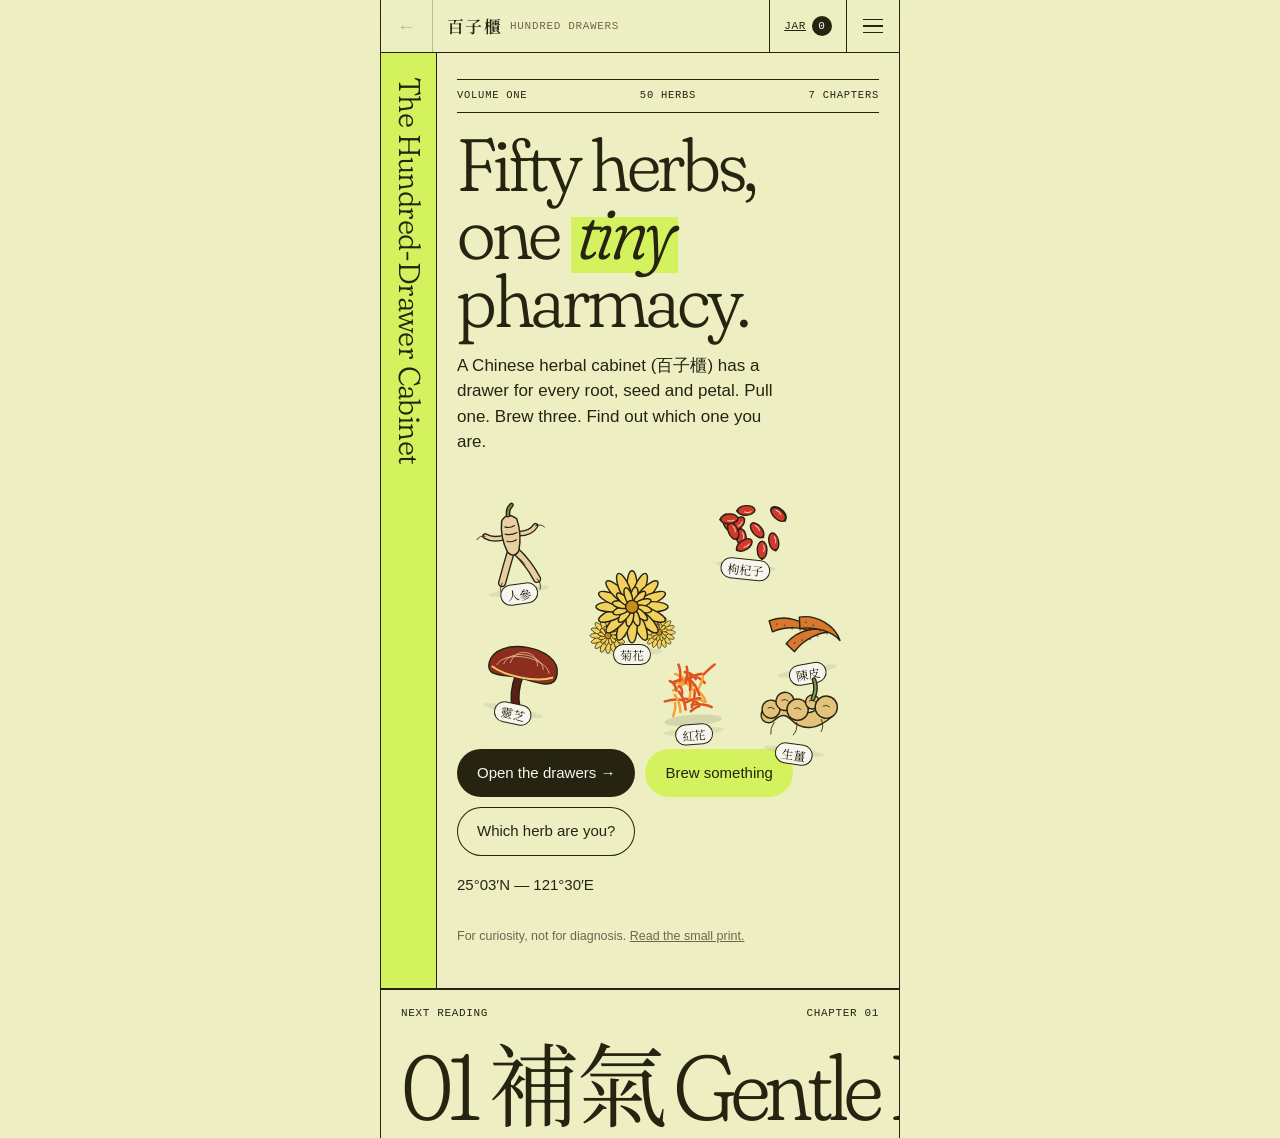
<file: assets/herb-cabinet.html>
<!doctype html>
<html lang="en">
<head>
<meta charset="utf-8">
<meta name="viewport" content="width=device-width,initial-scale=1,viewport-fit=cover">
<title>百子櫃 · The Hundred-Drawer Cabinet</title>
<link rel="preconnect" href="https://fonts.googleapis.com"><link rel="preconnect" href="https://fonts.gstatic.com" crossorigin>
<link href="https://fonts.googleapis.com/css2?family=Fraunces:ital,opsz,wght,SOFT,WONK@0,9..144,300..600,0..100,0..1;1,9..144,300..600,0..100,0..1&family=Noto+Serif+TC:wght@400;600&display=swap" rel="stylesheet">
<style>
:root{--ink:#262311;--mut:#6d6650;--paper:#F7F6EE;--g:#EDEFC2;--gd:#C9CE7E;--forest:#182912;--hl:#D4F25E;--rule:#262311;
--serif:'Fraunces','Noto Serif TC','Songti TC',Georgia,serif;--zh:'Noto Serif TC','Songti TC','PMingLiU',serif;--sans:"Helvetica Neue",Helvetica,Arial,sans-serif;--mono:ui-monospace,Menlo,monospace;--ease:cubic-bezier(.2,.7,.2,1);--spring:cubic-bezier(.34,1.56,.64,1)}
*{box-sizing:border-box;-webkit-tap-highlight-color:transparent}
html,body{margin:0}
body{background:var(--g);color:var(--ink);font:15px/1.5 var(--sans);transition:background-color .8s var(--ease);min-height:100vh}
html.rm body{transition:background-color .3s linear}
button{font:inherit;color:inherit;background:none;border:0;padding:0;cursor:pointer}
a{color:inherit}
:focus-visible{outline:2px solid var(--ink);outline-offset:3px}
.app{max-width:520px;margin:0 auto;min-height:100vh;border-left:1px solid var(--rule);border-right:1px solid var(--rule);position:relative;overflow-x:hidden}
@media(max-width:520px){.app{border:0}}
.serif{font-family:var(--serif);font-variation-settings:'SOFT' 100,'WONK' 1}
.zh{font-family:var(--zh)}
.mono{font:11px/1.4 var(--mono);text-transform:uppercase;letter-spacing:.06em}

/* top bar: hairline cells */
.bar{position:sticky;top:0;z-index:20;display:grid;grid-template-columns:52px 1fr auto 52px;border-bottom:1px solid var(--rule);background:color-mix(in srgb,var(--g) 88%,transparent);backdrop-filter:blur(8px);-webkit-backdrop-filter:blur(8px);transition:background-color .8s var(--ease)}
.bar>*{height:52px;display:flex;align-items:center;justify-content:center;border-right:1px solid var(--rule)}
.bar>*:last-child{border-right:0}
.bar .mark{justify-content:flex-start;padding:0 14px;gap:8px;text-decoration:none;font-size:17px}
.bar .mark b{font-family:var(--zh);font-weight:600;letter-spacing:.08em}
.bar .mark span{font:11px var(--mono);text-transform:uppercase;letter-spacing:.06em;color:var(--mut)}
.bar .jarbtn{padding:0 14px;font:11px var(--mono);text-transform:uppercase;letter-spacing:.06em;gap:6px}
.bar .jarbtn i{font-style:normal;background:var(--ink);color:var(--paper);border-radius:99px;min-width:20px;height:20px;display:inline-grid;place-items:center;padding:0 6px;transition:transform .4s var(--spring)}
.bar .jarbtn i.bump{transform:scale(1.5)}
.bar button:disabled{opacity:.25;cursor:default}
.bar .ico{font-size:20px;transition:transform .5s var(--spring)}
.bar button:active .ico{transform:scale(.85)}
.burger{display:grid;gap:5px}.burger i{display:block;width:20px;height:1.5px;background:var(--ink)}

/* view transitions */
#view{transition:opacity .22s ease}
#view.leaving{opacity:0}
.rise{opacity:0;transform:translateY(22px);animation:rise .8s var(--ease) forwards;animation-delay:calc(var(--i,0)*80ms)}
@keyframes rise{to{opacity:1;transform:none}}
html.rm .rise{transform:none;animation-name:fade;animation-duration:.4s;animation-delay:0s}
@keyframes fade{to{opacity:1}}
.settle{animation:settle 1.1s var(--ease) both}
@keyframes settle{from{transform:scale(1.06);opacity:0}to{transform:none;opacity:1}}
html.rm .settle{animation:fade .4s both}
.hl{background:linear-gradient(var(--hl),var(--hl)) no-repeat 0 88%/0% 62%;animation:wipe .9s .55s var(--ease) forwards;padding:0 .08em}
@keyframes wipe{to{background-size:100% 62%}}
html.rm .hl{animation:none;background-size:100% 62%}

.pad{padding:0 20px}
.metarow{display:flex;justify-content:space-between;gap:10px;font:10.5px/1.3 var(--mono);text-transform:uppercase;letter-spacing:.07em;border-top:1px solid var(--rule);border-bottom:1px solid var(--rule);padding:9px 0}
.metarow span:nth-child(2){text-align:center}.metarow span:last-child{text-align:right}
.pill{display:inline-flex;align-items:center;gap:8px;border-radius:99px;padding:13px 20px;background:var(--ink);color:var(--paper);font-size:15px;text-decoration:none;transition:transform .25s var(--spring),background .2s,opacity .2s}
.pill:active{transform:scale(.95)}
.pill.ghost{background:transparent;color:var(--ink);box-shadow:inset 0 0 0 1px var(--ink)}
.pill.lime{background:var(--hl);color:var(--ink)}
.pill:disabled{opacity:.3;cursor:not-allowed;transform:none}
.pill[aria-pressed=true]{background:var(--hl);color:var(--ink)}
.chip{border-radius:99px;padding:7px 12px;box-shadow:inset 0 0 0 1px var(--ink);font-size:13px;white-space:nowrap;display:inline-flex;align-items:center;gap:6px;transition:background .2s,color .2s,transform .2s var(--spring)}
.chip:active{transform:scale(.94)}
.chip[aria-pressed=true]{background:var(--ink);color:var(--paper)}
.chip .dot{width:9px;height:9px;border-radius:50%;box-shadow:0 0 0 1px var(--ink)}
.h-label{font:600 11px/1 var(--mono);text-transform:uppercase;letter-spacing:.08em;margin:0 0 12px}

/* blobs + art */
.blob{border-radius:42% 58% 63% 37%/41% 44% 56% 59%;animation:morph 10s ease-in-out infinite alternate;display:grid;place-items:center;position:relative}
@keyframes morph{0%{border-radius:42% 58% 63% 37%/41% 44% 56% 59%}50%{border-radius:61% 39% 45% 55%/55% 62% 38% 45%}100%{border-radius:38% 62% 52% 48%/36% 49% 51% 64%}}
html.rm .blob{animation:none}
.art{width:100%;height:100%;display:block;overflow:visible}
.bob{animation:bob 4s ease-in-out infinite alternate}
@keyframes bob{from{transform:translateY(-3px) rotate(-2deg)}to{transform:translateY(4px) rotate(2deg)}}
html.rm .bob{animation:none}
.wiggle{animation:wig .7s var(--spring)}
@keyframes wig{0%{transform:rotate(0) scale(1)}25%{transform:rotate(-9deg) scale(1.08)}50%{transform:rotate(7deg) scale(.96)}75%{transform:rotate(-4deg) scale(1.03)}100%{transform:none}}
html.rm .wiggle{animation:none}

/* cover */
.cover{display:grid;grid-template-columns:56px 1fr;min-height:calc(100vh - 53px)}
.strip{border-right:1px solid var(--rule);position:relative;background:var(--hl)}
.strip span{position:absolute;left:50%;top:24px;transform-origin:0 0;transform:rotate(90deg) translateY(-50%);white-space:nowrap;font:300 30px/1 var(--serif);font-variation-settings:'SOFT' 100,'WONK' 1;letter-spacing:-.02em}
.cover-main{padding:26px 20px 30px;display:flex;flex-direction:column;gap:18px}
.cover h1{font:300 clamp(48px,13.5vw,74px)/.92 var(--serif);font-variation-settings:'SOFT' 100,'WONK' 1;letter-spacing:-.045em;margin:0}
.cover h1 em{font-style:italic}
.toss{position:relative;height:250px;margin:4px 0}
.toss button{position:absolute;width:96px;height:96px;transition:transform .4s var(--spring)}
.toss button:hover{transform:scale(1.12) rotate(-6deg)}
.toss button span{position:absolute;left:50%;bottom:-6px;transform:translateX(-50%);font:12px var(--zh);background:var(--paper);padding:1px 6px;border-radius:99px;box-shadow:0 0 0 1px var(--ink);white-space:nowrap}
.cover .lede{font-size:17px;max-width:34ch;margin:0}
.cover .ctas{display:flex;flex-wrap:wrap;gap:10px}
.coord{font:300 34px/1 var(--serif);letter-spacing:-.03em}

/* section heads */
.vh{padding:28px 20px 18px}
.vh .num{font:300 15px var(--serif);display:flex;gap:14px;align-items:baseline;margin-bottom:10px}
.vh h1{font:300 clamp(40px,11vw,60px)/.95 var(--serif);font-variation-settings:'SOFT' 100,'WONK' 1;letter-spacing:-.04em;margin:0 0 12px}
.vh p{margin:0;max-width:38ch;font-size:16px}

/* drawers */
.filters{padding:0 20px 14px;display:grid;gap:10px}
.search{display:flex;align-items:center;border-bottom:1.5px solid var(--ink);gap:8px}
.search input{flex:1;border:0;background:transparent;font:300 22px var(--serif);padding:8px 0;color:var(--ink);outline:none;min-width:0}
.search input::placeholder{color:var(--mut);font-style:italic}
.search button{font-size:13px;text-decoration:underline}
.scroller{display:flex;gap:6px;overflow-x:auto;scrollbar-width:none;margin:0 -20px;padding:2px 20px}
.scroller::-webkit-scrollbar{display:none}
.count{font:11px var(--mono);text-transform:uppercase;letter-spacing:.06em;color:var(--mut)}
.wall{display:grid;grid-template-columns:repeat(5,1fr);border-top:1px solid var(--rule);background:#8a6a3f22;perspective:600px}
.drawer{position:relative;aspect-ratio:1/1.12;border-right:1px solid var(--rule);border-bottom:1px solid var(--rule);padding:5px;transform-style:preserve-3d}
.drawer:nth-child(5n){border-right:0}
.drawer .front{position:absolute;inset:4px;border-radius:5px;background:var(--dc);box-shadow:inset 0 0 0 1px var(--ink),inset 0 -6px 0 rgba(0,0,0,.06);display:flex;flex-direction:column;align-items:center;justify-content:center;gap:2px;transition:transform .45s var(--spring),box-shadow .3s;z-index:1}
.drawer .front em{position:absolute;top:4px;left:6px;font:9px var(--mono);font-style:normal;opacity:.7}
.drawer .front b{font:600 clamp(13px,3.9vw,18px)/1.1 var(--zh);letter-spacing:.02em;text-align:center}
.drawer .front i{width:12px;height:5px;border-radius:3px;background:#B08A3E;box-shadow:0 0 0 1px var(--ink);margin-top:4px}
.drawer:hover .front{transform:translateZ(14px) translateY(-1px)}
.drawer:active .front{transform:translateZ(4px) scale(.97)}
.drawer .peek{position:absolute;inset:-10%;z-index:3;pointer-events:none;opacity:0;transform:scale(.2) translateY(30%);transition:all .5s var(--spring)}
.drawer.open .front{transform:translateZ(40px) translateY(8px) scale(1.08);box-shadow:inset 0 0 0 1px var(--ink),0 18px 24px -12px rgba(0,0,0,.45)}
.drawer.open .peek{opacity:1;transform:scale(1.3) translateY(-40%)}
.drawer.dim .front{opacity:.32}
html.rm .drawer .front,html.rm .drawer .peek{transition:opacity .2s}
.empty{padding:40px 20px 50px;text-align:center;display:grid;justify-items:center;gap:12px}
.empty .serif{font:300 30px/1.05 var(--serif);letter-spacing:-.03em;max-width:16ch}
.empty p{margin:0;max-width:30ch;color:var(--mut)}

/* contents */
.agenda a{display:grid;grid-template-columns:52px 1fr auto;gap:10px;align-items:center;padding:16px 20px;border-top:1px solid var(--rule);text-decoration:none;transition:background .3s,padding .3s var(--ease)}
.agenda a:last-child{border-bottom:1px solid var(--rule)}
.agenda a:hover{padding-left:28px}
.agenda .n{font:300 34px/1 var(--serif)}
.agenda .t{font:300 25px/1.05 var(--serif);font-variation-settings:'SOFT' 100,'WONK' 1;letter-spacing:-.02em}
.agenda .t small{display:block;font:13px var(--zh);margin-top:4px;color:var(--mut)}
.agenda .sw{width:34px;height:34px;border-radius:50%;box-shadow:inset 0 0 0 1px var(--ink)}

/* chapter list */
.hlist a{display:grid;grid-template-columns:92px 1fr;gap:16px;align-items:center;padding:16px 20px;border-top:1px solid var(--rule);text-decoration:none}
.hlist a:last-child{border-bottom:1px solid var(--rule)}
.hlist .blob{width:92px;height:92px;padding:10px;background:var(--gd)}
.hlist .t{font:400 28px/1 var(--zh)}
.hlist .e{font:300 italic 18px var(--serif);margin:2px 0 4px}
.hlist .l{font-size:13.5px;color:var(--mut)}
.hlist a:hover .blob .art{animation:wig .7s var(--spring)}

/* herb */
.kicker{display:flex;justify-content:space-between;padding:14px 20px;font:11px var(--mono);text-transform:uppercase;letter-spacing:.06em;border-bottom:1px solid var(--rule)}
.kicker a{text-decoration:none;border-bottom:1px solid}
.stage{position:relative;padding:22px 20px 0;display:grid;place-items:center}
.stage .blob{width:min(78vw,330px);height:min(78vw,330px);background:var(--gd);padding:30px;cursor:pointer}
.bubble{position:absolute;top:18px;right:14px;max-width:190px;background:var(--paper);box-shadow:0 0 0 1px var(--ink);padding:10px 12px;border-radius:16px 16px 16px 4px;font-size:13px;line-height:1.35;transform:scale(0);transform-origin:0 100%;transition:transform .45s var(--spring)}
.bubble.on{transform:scale(1)}
.tapme{font:10px var(--mono);text-transform:uppercase;letter-spacing:.08em;margin-top:8px;color:var(--mut)}
.title{padding:14px 20px 8px}
.title h1{margin:0;font:400 clamp(64px,19vw,104px)/1 var(--zh);letter-spacing:.02em}
.title .py{font:300 22px/1.2 var(--serif);font-variation-settings:'SOFT' 100,'WONK' 1;margin:6px 0 0}
.title .py em{font-style:italic}.pyn{font-family:Georgia,'Times New Roman',serif;font-weight:400;font-size:.92em}
.lead{font:300 26px/1.15 var(--serif);font-variation-settings:'SOFT' 100,'WONK' 1;letter-spacing:-.02em;padding:18px 20px 6px;margin:0}
.therm{padding:16px 20px 4px}
.therm .track{position:relative;height:16px;border-radius:99px;background:linear-gradient(90deg,#9CC3D9,#C7DCC8 35%,#F1EBD0 50%,#F2C79A 70%,#E0774A);box-shadow:inset 0 0 0 1px var(--ink)}
.therm .knob{position:absolute;top:50%;width:28px;height:28px;border-radius:50%;background:var(--paper);box-shadow:0 0 0 1.5px var(--ink);transform:translate(-50%,-50%);left:50%;display:grid;place-items:center;font:600 13px var(--zh);transition:left 1.1s var(--spring) .4s}
.therm .ends{display:flex;justify-content:space-between;font:11px var(--mono);text-transform:uppercase;letter-spacing:.06em;margin-top:8px}
.flav{display:flex;gap:8px;padding:12px 20px 0;flex-wrap:wrap}
.flav span{display:inline-flex;align-items:center;gap:6px;border-radius:99px;padding:5px 11px 5px 5px;box-shadow:inset 0 0 0 1px var(--ink);font-size:13px}
.flav b{font:600 13px var(--zh);width:24px;height:24px;border-radius:50%;background:var(--ink);color:var(--paper);display:grid;place-items:center}
dl.rows{margin:18px 20px 0}
.rows .row{display:grid;grid-template-columns:96px 1fr;gap:12px;border-top:1px solid var(--rule);padding:12px 0}
.rows dt{font:11px/1.6 var(--mono);text-transform:uppercase;letter-spacing:.05em}
.rows dd{margin:0}
.rows .warn dd{background:#F6D8C6;padding:6px 9px;border-radius:6px}
.fact{margin:18px 20px 0;padding:16px;background:var(--paper);border-radius:14px;box-shadow:0 0 0 1px var(--ink);position:relative}
.fact::before{content:'✦';position:absolute;top:-12px;left:14px;background:var(--hl);border-radius:50%;width:24px;height:24px;display:grid;place-items:center;box-shadow:0 0 0 1px var(--ink);font-size:12px}
.fact p{margin:4px 0 0;font:300 19px/1.3 var(--serif);font-variation-settings:'SOFT' 100,'WONK' 1}
.actions{display:flex;gap:8px;flex-wrap:wrap;padding:22px 20px}
.pn{display:grid;grid-template-columns:1fr 1fr;border-top:1px solid var(--rule)}
.pn a,.pn span{padding:14px 20px;text-decoration:none;display:block}
.pn a:last-child,.pn span:last-child{text-align:right;border-left:1px solid var(--rule)}
.pn small{display:block;font:10.5px var(--mono);text-transform:uppercase;letter-spacing:.06em;color:var(--mut)}
.pn b{font:400 20px var(--zh)}
.pn span{opacity:.3}
.next{display:block;border-top:2px solid var(--rule);padding:16px 20px 0;height:150px;overflow:hidden;text-decoration:none;position:relative;transition:transform .7s var(--ease),opacity .7s}
.next .mono{display:flex;justify-content:space-between}
.next .big{font:300 92px/1 var(--serif);font-variation-settings:'SOFT' 100,'WONK' 1;letter-spacing:-.05em;margin-top:12px;white-space:nowrap;transition:transform .6s var(--ease)}
.next .big .zh{font-weight:400}
.next:hover .big{transform:translateY(-14px)}
.next.grow{transform:translateY(-60px) scale(1.06);opacity:0}
html.rm .next.grow{transform:none}

/* brew */
.pot{display:grid;place-items:center;padding:6px 20px 0;position:relative}
.pot svg{width:250px;height:220px;overflow:visible}
.liquid{transition:fill 1s var(--ease),y 1s var(--ease),height 1s var(--ease)}
.steam path{stroke-dasharray:6 8;animation:steam 1.6s linear infinite;opacity:0;transition:opacity .4s}
.pot.hot .steam path{opacity:.7}
@keyframes steam{to{stroke-dashoffset:-28}}
.pot.brewing svg{animation:shake .25s linear infinite}
@keyframes shake{0%,100%{transform:rotate(0)}25%{transform:rotate(-1.5deg)}75%{transform:rotate(1.5deg)}}
html.rm .pot.brewing svg,html.rm .steam path{animation:none}
.slots{display:grid;grid-template-columns:repeat(3,1fr);gap:10px;padding:10px 20px 0}
.slot{aspect-ratio:1;border-radius:50%;border:1.5px dashed var(--ink);display:grid;place-items:center;position:relative;font:11px var(--mono);color:var(--mut);text-transform:uppercase}
.slot.full{border-style:solid;background:var(--paper)}
.slot.full .art{width:72%;height:72%}
.slot .x{position:absolute;top:-4px;right:-4px;width:24px;height:24px;border-radius:50%;background:var(--ink);color:var(--paper);font-size:13px;display:grid;place-items:center}
.slot .nm{position:absolute;bottom:-6px;font:12px var(--zh);color:var(--ink);background:var(--paper);padding:0 6px;border-radius:99px;box-shadow:0 0 0 1px var(--ink);text-transform:none}
.picker{display:grid;grid-template-columns:repeat(4,1fr);gap:0;border-top:1px solid var(--rule);margin-top:14px}
.picker button{border-right:1px solid var(--rule);border-bottom:1px solid var(--rule);padding:8px 4px 10px;display:grid;justify-items:center;gap:2px;transition:background .2s}
.picker button:nth-child(4n){border-right:0}
.picker button .art{width:52px;height:52px}
.picker button b{font:400 14px var(--zh)}
.picker button[aria-pressed=true]{background:var(--hl)}
.picker button:disabled{opacity:.3;cursor:not-allowed}
.result{margin:16px 20px;padding:20px;border-radius:18px;background:var(--paper);box-shadow:0 0 0 1px var(--ink)}
.result h2{font:300 34px/1 var(--serif);font-variation-settings:'SOFT' 100,'WONK' 1;letter-spacing:-.03em;margin:6px 0 10px}
.result p{margin:0 0 10px}
.small{font-size:12.5px;color:var(--mut)}

/* quiz + guess */
.prog{padding:0 20px}
.prog .line{height:3px;background:#0002;border-radius:3px;overflow:hidden}
.prog .line i{display:block;height:100%;background:var(--ink);transition:width .6s var(--ease)}
.prog .mono{display:flex;justify-content:space-between;margin-top:8px}
.q{padding:18px 20px 0}
.q h2{font:300 34px/1.02 var(--serif);font-variation-settings:'SOFT' 100,'WONK' 1;letter-spacing:-.03em;margin:0 0 18px}
.opts{display:grid;gap:8px}
.opt{text-align:left;padding:15px 16px;border-radius:14px;box-shadow:inset 0 0 0 1px var(--ink);font-size:16px;display:flex;justify-content:space-between;align-items:center;transition:background .2s,transform .25s var(--spring)}
.opt:active{transform:scale(.98)}
.opt[aria-pressed=true]{background:var(--ink);color:var(--paper)}
.opt.right{background:#BFE3A6}.opt.wrong{background:#F2B9A5}
.opt:disabled{cursor:default}
.qnav{display:flex;justify-content:space-between;padding:20px}
.clue{display:grid;grid-template-columns:130px 1fr;gap:16px;align-items:center;padding:6px 20px 14px}
.clue .blob{width:130px;height:130px;padding:16px;background:var(--gd)}

/* jar */
.jgrid{display:grid;grid-template-columns:repeat(3,1fr);border-top:1px solid var(--rule)}
.jgrid>div{border-right:1px solid var(--rule);border-bottom:1px solid var(--rule);position:relative}
.jgrid>div:nth-child(3n){border-right:0}
.jgrid a{display:grid;justify-items:center;padding:12px 6px;text-decoration:none}
.jgrid .art{width:70px;height:70px}
.jgrid b{font:400 18px var(--zh)}
.jgrid small{font:300 italic 13px var(--serif)}
.jgrid .x{position:absolute;top:6px;right:6px;width:26px;height:26px;border-radius:50%;box-shadow:inset 0 0 0 1px var(--ink);font-size:13px}
.blends>div{display:flex;justify-content:space-between;gap:10px;align-items:center;padding:14px 20px;border-bottom:1px solid var(--rule)}
.blends b{font:300 20px var(--serif)}
.sec{padding:26px 20px 10px}

/* settings */
.switch{display:flex;justify-content:space-between;align-items:center;padding:14px 20px;border-top:1px solid var(--rule);width:100%;text-align:left}
.switch .tg{width:46px;height:26px;border-radius:99px;box-shadow:inset 0 0 0 1px var(--ink);position:relative;transition:background .2s}
.switch .tg::after{content:'';position:absolute;top:3px;left:3px;width:20px;height:20px;border-radius:50%;background:var(--ink);transition:transform .3s var(--spring)}
.switch[aria-pressed=true] .tg{background:var(--hl)}
.switch[aria-pressed=true] .tg::after{transform:translateX(20px)}
.prose{padding:0 20px 20px;font-size:15.5px}
.prose p{margin:0 0 12px;max-width:44ch}

/* menu */
#menu{position:fixed;inset:0;z-index:50;background:var(--forest);color:#EFEDE0;transform:translateY(-102%);transition:transform .7s var(--ease);display:flex;flex-direction:column;visibility:hidden}
#menu.on{transform:none;visibility:visible}
html.rm #menu{transition:opacity .3s,visibility .3s;transform:none;opacity:0}
html.rm #menu.on{opacity:1}
#menu .mtop{display:grid;grid-template-columns:1fr 52px;border-bottom:1px solid #EFEDE055;max-width:520px;width:100%;margin:0 auto}
#menu .mtop>*{height:52px;display:flex;align-items:center;padding:0 20px}
#menu .mtop button{justify-content:center;padding:0;border-left:1px solid #EFEDE055;font-size:26px;color:#EFEDE0;transition:transform .5s var(--spring)}
#menu.on .mtop button{transform:rotate(90deg)}
#menu .sentence{max-width:520px;margin:0 auto;padding:26px 20px;font:300 clamp(30px,8.6vw,44px)/1.14 var(--serif);font-variation-settings:'SOFT' 100,'WONK' 1;letter-spacing:-.03em;overflow:auto}
#menu .sentence>span{opacity:0;transform:translateY(16px);display:inline;transition:opacity .5s,transform .5s var(--ease)}
#menu.on .sentence>span{opacity:1;transform:none;transition-delay:calc(var(--i)*55ms + .25s)}
#menu .sentence a{text-decoration:none;background:linear-gradient(#D4F25E,#D4F25E) no-repeat 0 100%/100% 2px;transition:background-size .3s,color .3s}
#menu .sentence a:hover,#menu .sentence a.cur{background-size:100% 100%;color:var(--forest)}
#menu .foot{margin-top:auto;max-width:520px;width:100%;margin-inline:auto;border-top:1px solid #EFEDE055;padding:14px 20px;display:flex;justify-content:space-between;font:11px var(--mono);text-transform:uppercase;letter-spacing:.06em;opacity:.75}

/* toast + splash */
#toast{transition:transform .5s var(--spring),opacity .3s;position:fixed;left:50%;bottom:24px;transform:translate(-50%,140%);background:var(--ink);color:var(--paper);padding:12px 18px;border-radius:99px;font-size:14px;z-index:60;transition:transform .5s var(--spring);max-width:calc(100% - 40px);text-align:center}
#toast:empty,#toast:not(.on){opacity:0;pointer-events:none}#toast.on{transform:translate(-50%,0);opacity:1}
#toast.err{background:#8B2E1F}
#splash{position:fixed;inset:0;z-index:70;background:#EDEFC2;display:grid;place-items:center;transition:opacity .6s}
#splash.off{opacity:0;pointer-events:none}
#splash .grid{display:grid;grid-template-columns:repeat(5,22px);gap:4px}
#splash .grid i{height:22px;border-radius:3px;box-shadow:inset 0 0 0 1px var(--ink);animation:pulse 1s ease-in-out infinite alternate;animation-delay:calc(var(--i)*40ms)}
@keyframes pulse{from{transform:scale(.85);opacity:.4}to{transform:none;opacity:1}}
#splash p{font:11px var(--mono);text-transform:uppercase;letter-spacing:.08em;margin-top:14px;text-align:center}
footer.meta{padding:26px 20px 40px}
.sr{position:absolute;width:1px;height:1px;overflow:hidden;clip:rect(0 0 0 0)}
</style>
</head>
<body>
<div id="splash" aria-hidden="true"><div><div class="grid" id="sgrid"></div><p>Opening the cabinet…</p></div></div>
<div class="app">
  <header class="bar">
    <button id="back" aria-label="Back"><span class="ico">←</span></button>
    <a class="mark" href="#/"><b>百子櫃</b><span>Hundred Drawers</span></a>
    <a class="jarbtn" href="#/jar" aria-label="My jar">Jar <i id="jarn">0</i></a>
    <button id="menuBtn" aria-label="Open menu" aria-expanded="false"><span class="burger"><i></i><i></i><i></i></span></button>
  </header>
  <main id="view" tabindex="-1"></main>
</div>
<nav id="menu" aria-label="Menu" aria-hidden="true">
  <div class="mtop"><span class="mono">Menu · 目錄</span><button id="menuX" aria-label="Close menu">×</button></div>
  <div class="sentence" id="sentence"></div>
  <div class="foot"><span>Volume one</span><span>50 herbs</span><span>7 chapters</span></div>
</nav>
<div id="toast" role="status" aria-live="polite"></div>

<script>
const INK='#262311';
const CH=[
 {n:'01',zh:'補氣',en:'The Gentle Lifters',sub:'Roots and fruits that top up qi — the body’s get-up-and-go.',g:'#EDEFC2',d:'#CDD27F'},
 {n:'02',zh:'養血・滋陰',en:'The Moisteners',sub:'For when you feel thin, dry, or a little faded around the edges.',g:'#F0DAD0',d:'#DDA992'},
 {n:'03',zh:'清熱',en:'The Cool-Downs',sub:'Bitter, cold, and quietly heroic in a heatwave.',g:'#D7E3C9',d:'#A0BC8C'},
 {n:'04',zh:'解表',en:'The Sweat-Starters',sub:'First responders for the very first sneeze.',g:'#F4E2C1',d:'#E3B76F'},
 {n:'05',zh:'理氣・消食',en:'The Untanglers',sub:'For knots — in the belly, and in the mood.',g:'#E8DFD1',d:'#C2AA88'},
 {n:'06',zh:'安神',en:'The Night-Lights',sub:'Seeds, barks and one lacquered mushroom for nights that won’t end.',g:'#DCDFE8',d:'#A3A9C4'},
 {n:'07',zh:'活血',en:'The River-Wakers',sub:'Reds and golds that get things moving again.',g:'#F1CFBE',d:'#D88E6D'},
];
const NAT={c:[-2,'寒','Cold'],sc:[-1.3,'微寒','Slightly cold'],cl:[-1,'涼','Cool'],n:[0,'平','Neutral'],sw:[1,'微溫','Slightly warm'],w:[1.6,'溫','Warm']};
const FLV={'甘':'Sweet','苦':'Bitter','酸':'Sour','辛':'Pungent','鹹':'Salty','淡':'Bland','澀':'Astringent'};
const TASTE={'甘':'a honeyed softness','苦':'a strong-tea bitterness','酸':'a pucker','辛':'a peppery tingle','鹹':'a hint of salt','淡':'almost nothing at all','澀':'a dry, tight finish'};
// [slug, zh, pinyin, english, latin, part, draw, colour, nature, flavours, chapter, line, body, kitchen, caution, fact, colour2]
const RAW=[
['ren-shen','人參','rén shēn','Ginseng','Panax ginseng','Root','root','#E8CFA0','sw','甘苦',0,'The forked root that looks like a tiny person going for a walk.','The classic qi tonic. Herbalists reach for it when someone is worn thin after a long illness.','Thin slices steeped in hot water, or simmered whole in a clear broth.','Strong stuff — not a daily snack. Check with a doctor if you take blood thinners or diabetes medicine.','Its genus name, Panax, shares a root with “panacea” — cure-all.'],
['huang-qi','黃耆','huáng qí','Astragalus','Astragalus mongholicus','Root, sliced','slice','#EAD69C','sw','甘',0,'Looks like a wooden tongue depressor; tastes faintly of sweet beans.','Lifts qi and steadies the body’s outer guard (衛氣) — the defence that keeps the wind out.','A few slices tossed into soup stock and fished out before serving.','','The long flat slices are often sold looking like pale wooden spatulas.'],
['dang-shen','黨參','dǎng shēn','Codonopsis','Codonopsis pilosula','Root','root','#D8B98A','n','甘',0,'Ginseng’s mild-mannered, budget-friendly cousin.','Gentler than ginseng, so it shows up in everyday family soups to support qi and appetite.','Cut into short lengths and simmered in soups.','','Herbalists look for ring-wrinkles at the top of the root, which they call a “lion’s head” (獅子盤頭).'],
['gan-cao','甘草','gān cǎo','Licorice root','Glycyrrhiza uralensis','Root, sliced','slice','#E7C97C','n','甘',0,'The peacemaker that turns up in more formulas than almost anything else.','Nicknamed 國老, “the elder statesman”: it harmonises other herbs and softens harsh flavours.','One or two slices sweeten a pot of tea without sugar.','Large amounts, or long use, can raise blood pressure.','Its sweet compound, glycyrrhizin, is dozens of times sweeter than sugar.'],
['da-zao','大棗','dà zǎo','Red jujube','Ziziphus jujuba','Fruit','fruit','#A3302A','w','甘',0,'A wrinkly red date that makes any soup taste like a hug.','Supports qi and blood and settles the mind; often paired with ginger to balance a formula.','Simmered in sweet soups, steamed with rice, or eaten straight from the bag.','','A folk saying: 一日吃三棗，終生不顯老 — three dates a day and you’ll never look old.'],
['shan-yao','山藥','shān yào','Chinese yam','Dioscorea polystachya','Rhizome, sliced','slice','#F3EEE0','n','甘',0,'Slippery when fresh, chalky white when dried.','A three-way gentle tonic for the spleen, lungs and kidneys at once.','Fresh in stir-fries and soups; dried slices cooked into congee.','','The fresh sap can make your hands itch — many cooks peel it wearing gloves.'],
['bai-zhu','白朮','bái zhú','White atractylodes','Atractylodes macrocephala','Rhizome','rhizome','#CFAB7A','w','苦甘',0,'A knobbly rhizome for damp, heavy, slow-belly days.','Strengthens the spleen and dries dampness. One of the Four Gentlemen (四君子湯).','A teapot-and-formula herb rather than a food.','','All four of the Four Gentlemen live in this cabinet: ginseng, atractylodes, poria and licorice. Can you find them?'],
['xi-yang-shen','西洋參','xī yáng shēn','American ginseng','Panax quinquefolius','Root','root','#EBDDBA','cl','甘苦',0,'Ginseng’s cooler, calmer American cousin.','Supports qi while gently moistening — the pick for people who run hot and dry.','Thin slices to sip as tea; a classic gift in Taiwan and Hong Kong.','','It grows wild in Appalachian forests, and most of the harvest is shipped to Asia.'],
['dang-gui','當歸','dāng guī','Dong quai','Angelica sinensis','Root','root','#B98C5E','w','甘辛',1,'The “come home” root, with a smell you’ll recognise across a room.','The best-known herb for nourishing and moving blood, especially in women’s health.','A small piece perfumes a whole pot of soup — a little goes a long way.','Avoid in pregnancy and with blood thinners.','One folk reading of its name, “should return,” ties it to a wife waiting for her husband to come home.'],
['shu-di','熟地黃','shú dì huáng','Prepared rehmannia','Rehmannia glutinosa','Root, steamed','rhizome','#3A2A22','sw','甘',1,'Steamed and dried until it turns glossy black, like herbal fudge.','Deeply nourishes blood and yin. It is heavy, so it is often paired with something that helps digestion.','Mostly in formulas; sticky and sweet.','','The traditional preparation is 九蒸九曬 — steamed nine times and sun-dried nine times.'],
['bai-shao','白芍','bái sháo','White peony root','Paeonia lactiflora','Root, sliced','slice','#F0E5D3','sc','苦酸',1,'The root under the flower poets love.','Nourishes blood and eases cramping and tension. With licorice it makes a famous two-herb duo (芍藥甘草湯).','A formula herb rather than a food.','','The peony is called 花相, “prime minister of flowers” — second only to the tree peony, 花王.'],
['gou-qi','枸杞子','gǒu qǐ zǐ','Goji berry','Lycium barbarum','Berry','berry','#D2392B','n','甘',1,'Tiny red berries, famous for bright eyes and floating in thermos cups.','Nourishes the liver and kidneys; traditionally linked to clear eyesight.','A handful in tea, soup or porridge — they plump up as they soak.','','保溫杯裡泡枸杞 — goji soaking in a thermos — became a meme for middle-aged life in China.'],
['long-yan','龍眼肉','lóng yǎn ròu','Longan flesh','Dimocarpus longan','Fruit','fruit','#6B3B1F','w','甘',1,'“Dragon’s eye”: smoky, raisin-sweet dried fruit.','Nourishes heart and blood; used for worry and restless sleep.','In sweet soups with lotus seed, or steeped as tea.','','Peel a fresh one and the black seed inside white flesh looks like an eye.'],
['bai-he','百合','bǎi hé','Lily bulb','Lilium brownii','Bulb scales','bulb','#F2E9D3','sc','甘',1,'Petal-like scales that taste of almost nothing, in the nicest way.','Moistens the lungs and calms the mind — for dry coughs and fidgety evenings.','Stir-fried fresh with celery, or in sweet mung bean soup.','','百合 means “a hundred together” — from its many overlapping scales.'],
['mai-dong','麥冬','mài dōng','Ophiopogon','Ophiopogon japonicus','Tuber','tuber','#E8DAA9','sc','甘苦',1,'Plump little tubers from the grass you’ve seen edging gardens.','Moistens the lungs and stomach and clears a little heat; a favourite for dryness.','Steeped with other herbs as tea.','','The plant is mondo grass, the dark-green edging in many Japanese gardens.'],
['hei-zhi-ma','黑芝麻','hēi zhī ma','Black sesame','Sesamum indicum','Seed','seed','#2E2722','n','甘',1,'The dessert herb.','Nourishes liver, kidneys and blood; traditionally linked to dark hair and easy digestion.','Ground into sweet soup (芝麻糊), tucked inside tang yuan, sprinkled on everything.','','Folk wisdom says it keeps hair black. Science has not caught up.'],
['ju-hua','菊花','jú huā','Chrysanthemum','Chrysanthemum morifolium','Flower','flower','#F2D25C','sc','甘苦',2,'Tiny suns that bloom a second time in your teacup.','Clears heat from the head and eyes — for tired screen-eyes and summer headaches.','Steeped with goji, or with pu’er as 菊普.','','On the Double Ninth Festival people traditionally drink chrysanthemum wine.'],
['jin-yin-hua','金銀花','jīn yín huā','Honeysuckle','Lonicera japonica','Flower bud','bud','#F0DD8E','c','甘',2,'Gold and silver: the flowers open white and turn yellow.','Clears heat and toxins; a front-liner for sore throats and summer heat.','Steeped as a cooling tea, often with chrysanthemum.','','One vine carries white new flowers and yellow older ones at the same time — hence gold-silver.','#FBF8EC'],
['pu-gong-ying','蒲公英','pú gōng yīng','Dandelion','Taraxacum mongolicum','Whole plant','puff','#F4C430','c','苦甘',2,'The lawn weed with a serious day job.','Clears heat and eases hot, swollen sores.','Young leaves blanched as a bitter green; roots roasted into a coffee-ish drink.','','Each seed in the puff flies on its own tiny parachute.'],
['huang-lian','黃連','huáng lián','Coptis','Coptis chinensis','Rhizome','rhizome','#D9A520','c','苦',2,'The bitterest thing in the cabinet. Maybe the bitterest thing you will ever taste.','Clears heat and dries damp, especially in the gut.','Never a food. Formula only.','Very cold and very bitter. Not for long use, pregnancy, or babies.','啞巴吃黃連，有苦說不出 — a mute eating coptis: a bitterness you can’t put into words.'],
['xia-ku-cao','夏枯草','xià kū cǎo','Self-heal','Prunella vulgaris','Flower spike','spike','#7A5A8C','c','辛苦',2,'A purple spike that withers in summer — hence the name.','Clears liver heat; used for red eyes, headaches and lumps.','A key ingredient in Cantonese herbal tea (涼茶).','','English calls it self-heal; Chinese calls it summer-withering. Same plant, opposite moods.'],
['jue-ming-zi','決明子','jué míng zǐ','Cassia seed','Senna obtusifolia','Seed','seed','#7A5230','sc','甘苦鹹',2,'Shiny little seeds named for “bright eyes.”','Clears liver heat, benefits the eyes, and moistens the bowels.','Roasted and brewed as a nutty tea, a little like barley tea.','Mildly laxative — go easy.','Old-fashioned pillows were stuffed with these seeds.'],
['lu-dou','綠豆','lǜ dòu','Mung bean','Vigna radiata','Bean','bean','#6FA35B','c','甘',2,'Summer’s favourite dessert is secretly medicine.','Clears summer heat and quenches thirst.','綠豆湯 — mung bean soup — sweet and chilled on a hot day.','','Some cooks keep the soup green, not red, believing the skins hold most of the cooling.'],
['yu-xing-cao','魚腥草','yú xīng cǎo','Houttuynia','Houttuynia cordata','Leaf','leaf','#6E9B55','sc','辛',2,'Smells like fish. Really.','Clears lung heat; traditionally for coughs with yellow phlegm.','In Sichuan and Guizhou the roots (折耳根) are eaten as a crunchy salad.','','Even its English nickname is “fish mint.”'],
['sheng-jiang','生薑','shēng jiāng','Fresh ginger','Zingiber officinale','Rhizome','rhizome','#E3C27A','sw','辛',3,'The first thing anyone’s grandmother reaches for.','Warms the middle, scatters a chill, and settles nausea.','Simmered with brown sugar as 薑母茶, or in literally any stir-fry.','','Fresh, dried and roasted ginger count as three different herbs.'],
['gui-zhi','桂枝','guì zhī','Cinnamon twig','Cinnamomum cassia','Twig','twig','#8A5A3B','w','辛甘',3,'Not the bark — the twig.','Warms the channels and helps shake off a chill. Star of 桂枝湯, called “the first of all formulas.”','Tea with ginger and jujube on a cold day.','','The bark from the same tree is a separate herb, 肉桂.'],
['bo-he','薄荷','bò he','Mint','Mentha haplocalyx','Leaf','leaf','#5FA06B','cl','辛',3,'Cold breath, in leaf form.','Clears heat from the head and throat at the scratchy start of a cold.','Add at the very end — it loses its punch if boiled.','','Prescriptions literally write 後下, “add last,” next to it.'],
['zi-su-ye','紫蘇葉','zǐ sū yè','Perilla leaf','Perilla frutescens','Leaf','leaf','#7E4A7A','w','辛',3,'Purple on one side, green on the other, like it couldn’t decide.','Releases a chill and eases the stomach.','Wrapped around grilled food, or steeped as tea.','','Japanese shiso is the same species.','#6E9B55'],
['cong-bai','蔥白','cōng bái','Scallion white','Allium fistulosum','Stalk','stalk','#F4F2E6','w','辛',3,'The white end of a scallion, promoted to medicine.','Gently warms and opens, for a cold caught in its first hours.','Boiled with ginger and brown sugar as a home cold remedy.','','Only the white part counts. The green tops are just dinner.'],
['sang-ye','桑葉','sāng yè','Mulberry leaf','Morus alba','Leaf','leaf','#8BA35A','c','甘苦',3,'Silkworm food, and a cool leaf for warm colds.','Clears wind-heat and soothes red, sore eyes.','Frost-touched leaves (霜桑葉) steeped as tea.','','The best leaves are picked after the first frost.'],
['ge-gen','葛根','gé gēn','Kudzu root','Pueraria montana var. lobata','Root, sliced','slice','#E3D4B5','cl','甘辛',3,'The root of the vine that famously swallowed the American South.','Relaxes the muscles — think stiff neck at the start of a cold — and eases thirst.','Its starch (葛粉) makes a silky, clear pudding.','','Kudzu was planted in the US to stop erosion, then refused to stop.'],
['chen-pi','陳皮','chén pí','Aged tangerine peel','Citrus reticulata','Peel','peel','#D9772E','w','苦辛',4,'Orange peel that gets better with age, like wine.','Moves qi, settles the stomach and dries damp phlegm.','In red bean soup, braises, or steeped as tea.','','Prized Xinhui (新會) peel is aged for years — the older, the pricier.'],
['shan-zha','山楂','shān zhā','Hawthorn','Crataegus pinnatifida','Fruit','fruit','#C0392B','sw','酸甘',4,'The tart red fruit on every 冰糖葫蘆 stick.','Helps digest heavy, greasy meals, and moves blood.','Candied on sticks, pressed into pink haw flakes, or brewed sour-sweet.','Very sour — not on an empty stomach.','Those pink coin-shaped candies (haw flakes) are hawthorn.'],
['sha-ren','砂仁','shā rén','Amomum','Amomum villosum','Fruit','pod','#8C6A4A','w','辛',4,'A bumpy little pod full of perfume.','Moves qi, wakes the appetite, and settles a queasy stomach.','Crushed and added at the end — the smell is the medicine.','','It is added late (後下) so its scent doesn’t boil away.'],
['fo-shou','佛手','fó shǒu','Buddha’s hand','Citrus medica var. sarcodactylis','Fruit, sliced','slice','#E9C65A','w','辛苦酸',4,'A citron that grew fingers.','Soothes the liver and moves stuck qi in the chest and belly.','Slices steeped as tea; also candied.','','The fruit often has no pulp at all — it is mostly rind and perfume.'],
['mei-gui-hua','玫瑰花','méi guī huā','Rose bud','Rosa rugosa','Flower bud','bud','#C2456B','w','甘苦',4,'A small dried rosebud, mostly for the mood.','Moves qi and eases a low, tight mood and period discomfort.','Steeped as tea; folded into jam and pastries.','','Medicinal rose is Rosa rugosa, a tough little beach rose.'],
['mai-ya','麥芽','mài yá','Barley sprout','Hordeum vulgare','Sprouted grain','sprout','#E2C77B','n','甘',4,'Barley that just started to grow.','Helps digest starchy food and settles a too-full belly.','The idea behind 麥芽糖, the stretchy amber malt candy.','','In large doses it was traditionally used to help stop breast milk when weaning.'],
['fu-ling','茯苓','fú líng','Poria','Wolfiporia extensa','Fungus','cube','#F3EFE6','n','甘淡',4,'A fungus from pine roots, sold as chalky white cubes.','Drains damp and calms the mind. Another of the Four Gentlemen.','茯苓餅 — thin Beijing wafers with a sweet filling.','','It grows underground on pine roots; diggers find it by probing the soil.'],
['yi-ren','薏苡仁','yì yǐ rén','Job’s tears','Coix lacryma-jobi','Seed','bean','#F4F0E3','cl','甘淡',4,'Pearl-white grains named for tears.','Drains damp and strengthens the spleen; traditionally for puffy, heavy days and skin.','Cooked like barley in soups, sweet soups and congee — 薏仁湯 is a Taiwan staple.','Traditionally avoided in pregnancy.','Job’s tears beads are also strung into necklaces.'],
['suan-zao-ren','酸棗仁','suān zǎo rén','Sour jujube seed','Ziziphus jujuba var. spinosa','Seed','seed','#8B4A2B','n','甘酸',5,'The go-to seed for nights that won’t end.','Nourishes the heart and calms the spirit for poor sleep with busy dreams.','Crushed and simmered as an evening tea.','','It is the seed of the sour wild jujube, not the sweet red one — the cabinet keeps both.'],
['he-huan-pi','合歡皮','hé huān pí','Albizia bark','Albizia julibrissin','Bark','bark','#9A7A5C','n','甘',5,'Bark from the “shared joy” tree.','Calms the spirit and lifts a heavy mood.','A formula herb.','','The tree’s leaves fold up at night, as if it is going to sleep too.'],
['yuan-zhi','遠志','yuǎn zhì','Polygala','Polygala tenuifolia','Root','bark','#CDB088','w','苦辛',5,'Its name means “far-reaching will.”','Calms the mind, steadies memory, and clears phlegm.','A formula herb; usually prepared with licorice to tame its bite.','','The roots are sold as hollow tubes once the woody core is pulled out.'],
['ling-zhi','靈芝','líng zhī','Reishi','Ganoderma lingzhi','Fungus','fungus','#8B2E1F','n','甘',5,'The lacquered mushroom from every immortal’s painting.','Calms the spirit and supports qi. Listed as sweet on paper; tastes woody and bitter.','Thin slices simmered for an hour — too tough to eat.','','The curling head of the 如意 sceptre is drawn in its shape.'],
['lian-zi','蓮子','lián zǐ','Lotus seed','Nelumbo nucifera','Seed','bean','#EFE3C8','n','甘澀',5,'Seeds from a flower that blooms clean out of mud.','Calms the heart and supports the spleen, for restless sleep and loose bowels.','Sweet soup with lily bulb and longan — half this cabinet in one bowl.','','The bitter green sprout inside (蓮子心) is a separate, cooling herb.'],
['dan-shen','丹參','dān shēn','Red sage root','Salvia miltiorrhiza','Root','root','#9C3B26','sc','苦',6,'A brick-red root with a famous heart.','Moves blood and calms the heart; widely used in heart-health formulas.','A formula herb.','Avoid with blood thinners and in pregnancy.','An old saying: 一味丹參，功同四物 — one herb doing the work of a four-herb formula.'],
['chuan-xiong','川芎','chuān xiōng','Sichuan lovage','Ligusticum chuanxiong','Rhizome','rhizome','#A88559','w','辛',6,'A lumpy rhizome that goes straight to your head, in a good way.','Moves blood and qi; a classic for headaches.','A formula herb, very aromatic.','Avoid in pregnancy and with heavy periods.','川 stands for Sichuan, where the best of it grows.'],
['hong-hua','紅花','hóng huā','Safflower','Carthamus tinctorius','Flower','threads','#E0531F','w','辛',6,'Red-orange threads once used to dye silk.','Moves blood and eases pain from bruises and stuck periods.','A pinch in formulas; not a kitchen herb.','Not in pregnancy.','Before synthetic dyes, safflower gave rouge its red.'],
['yi-mu-cao','益母草','yì mǔ cǎo','Motherwort','Leonurus japonicus','Whole plant','herb','#6E8F4E','sc','苦辛',6,'Its name literally means “benefits mothers.”','Moves blood, regulates periods, and eases swelling.','A formula herb; sometimes brewed with brown sugar.','Not in pregnancy.','One of the herbs most tied to women’s health in Chinese folk tradition.','#C88AB8'],
['san-qi','三七','sān qī','Notoginseng','Panax notoginseng','Root','rhizome','#76705A','w','甘苦',6,'The root that both stops and moves blood.','Stops bleeding without leaving clots behind; best known inside Yunnan Baiyao.','Powdered, in tiny amounts.','Avoid in pregnancy.','The name may come from its three branches with seven leaves — or from the three to seven years it takes to grow.'],
['jiang-huang','薑黃','jiāng huáng','Turmeric','Curcuma longa','Rhizome','rhizome','#E3A11C','w','辛苦',6,'The golden rhizome you already know from curry.','Moves blood and qi; eases aching shoulders and period pain.','Curries, golden milk, and permanently stained cutting boards.','High doses: check with a doctor if you take blood thinners.','Curcumin, its pigment, is one of the most-studied plant compounds — with very mixed results.'],
];
const H=RAW.map((r,i)=>({i,slug:r[0],zh:r[1],py:r[2],en:r[3],lat:r[4],part:r[5],draw:r[6],c:r[7],nat:r[8],fl:[...r[9]],ch:r[10],line:r[11],body:r[12],kit:r[13],warn:r[14],fact:r[15],c2:r[16]}));
const BY=Object.fromEntries(H.map(h=>[h.slug,h]));

/* ---------- illustrations (hand-coded SVG) ---------- */
function rng(s){return()=>{s=(s*9301+49297)%233280;return s/233280}}
const S=`stroke="${INK}" stroke-width="1.8" stroke-linejoin="round" stroke-linecap="round"`;
const tube=(d,c,w)=>`<path d="${d}" fill="none" stroke="${INK}" stroke-width="${w+3.4}" stroke-linecap="round" stroke-linejoin="round"/><path d="${d}" fill="none" stroke="${c}" stroke-width="${w}" stroke-linecap="round" stroke-linejoin="round"/>`;
const ln=(d,w=1.4,col=INK)=>`<path d="${d}" fill="none" stroke="${col}" stroke-width="${w}" stroke-linecap="round"/>`;
const f1=n=>n.toFixed(1);
const ART={
root(c,r){const L=(r()-.5)*12;return tube(`M62 60 Q${74+L} 78 ${82+L} 100`,c,7)+tube(`M57 62 Q${46+L} 80 ${38+L} 99`,c,7)+tube('M66 40 Q84 44 92 34',c,4)+tube('M54 42 Q38 46 28 38',c,4)+
 `<path d="M51 22 Q60 11 70 22 Q74 42 67 62 Q60 71 53 62 Q46 42 51 22Z" fill="${c}" ${S}/>`+ln('M54 30 Q60 33 66 30')+ln('M53 39 Q60 42 68 39')+ln('M54 48 Q60 51 66 48')+tube('M60 16 Q60 8 66 4','#7A8A4A',2.5)+
 ln(`M${82+L} 100 Q${87+L} 106 ${84+L} 113`,1)+ln(`M${38+L} 99 Q${33+L} 106 ${36+L} 113`,1)+ln('M92 34 Q99 32 103 37',1)+ln('M28 38 Q21 36 17 41',1)+ln('M64 70 q6 4 8 10',1)},
slice(c,r){let o='';[[38,44,-20],[76,56,15],[52,86,-5]].forEach(([x,y,a])=>{o+=`<g transform="translate(${x} ${y}) rotate(${f1(a+(r()-.5)*24)})"><ellipse rx="28" ry="17" fill="${c}" ${S}/><ellipse rx="18" ry="10" fill="none" stroke="${INK}" stroke-width="1" opacity=".5"/>`;for(let k=0;k<8;k++){const t=k*Math.PI/4;o+=ln(`M${f1(Math.cos(t)*4)} ${f1(Math.sin(t)*2.4)} L${f1(Math.cos(t)*15)} ${f1(Math.sin(t)*8.5)}`,.9)}o+=`<circle r="2.2" fill="${INK}"/></g>`});return o},
rhizome(c,r){let o=tube('M22 72 Q38 52 56 66 T94 56',c,17);[[24,70],[40,58],[57,66],[74,54],[92,58]].forEach(([x,y])=>{const R=8+r()*6;o+=`<circle cx="${x}" cy="${f1(y-6)}" r="${f1(R)}" fill="${c}" ${S}/>`+ln(`M${x-4} ${f1(y-7)} q4 -3 8 0`,1)});return o+ln('M30 80 q-4 8 -2 15',1)+ln('M58 76 q3 9 -2 16',1)+ln('M88 68 q5 8 2 15',1)+tube('M74 44 Q78 30 72 20','#7FA05A',2.5)},
leaf(c,r,c2){let o='';[[38,80,-42,.62,c2||c],[84,82,40,.6,c2||c],[60,56,0,1,c]].forEach(([x,y,a,s,f])=>{o+=`<g transform="translate(${x} ${y}) rotate(${a}) scale(${s})"><path d="M0 -44 C28 -24 28 22 0 44 C-28 22 -28 -24 0 -44Z" fill="${f}" ${S}/>${ln('M0 -38 L0 50',1.4)}${[-22,-8,6,20].map(v=>ln(`M0 ${v} L13 ${v-11} M0 ${v} L-13 ${v-11}`,1)).join('')}</g>`});return o},
flower(c){let o='';[[30,92,.5],[94,88,.45],[60,56,1]].forEach(([x,y,s])=>{o+=`<g transform="translate(${x} ${y}) scale(${s})">`;for(let k=0;k<16;k++)o+=`<ellipse cx="0" cy="-25" rx="6.5" ry="20" fill="${c}" ${S} transform="rotate(${k*22.5})"/>`;for(let k=0;k<12;k++)o+=`<ellipse cx="0" cy="-14" rx="4.5" ry="11" fill="${c}" ${S} transform="rotate(${k*30+11})"/>`;o+=`<circle r="8" fill="#C98A1C" ${S}/></g>`});return o},
bud(c,r,c2){let o='';[[42,58,-26],[62,50,6],[82,62,30]].forEach(([x,y,a],i)=>{o+=`<g transform="translate(${x} ${y+10}) rotate(${a})">${tube('M0 18 L0 46','#6E8A4A',3)}<path d="M0 -32 C15 -14 15 10 0 18 C-15 10 -15 -14 0 -32Z" fill="${i==1&&c2?c2:c}" ${S}/><path d="M-12 6 Q-4 28 0 18 Q4 28 12 6 Q6 14 0 12 Q-6 14 -12 6Z" fill="#7C9A55" ${S}/>${ln('M0 -27 Q-5 -8 0 10',1)}</g>`});return o},
fruit(c,r){let o='';[[42,72,24,20],[78,60,22,25],[64,90,19,16]].forEach(([x,y,rx,ry])=>{o+=`<ellipse cx="${x}" cy="${y}" rx="${rx}" ry="${ry}" fill="${c}" ${S}/>`+ln(`M${f1(x-rx*.55)} ${f1(y-ry*.35)} q${f1(rx*.25)} -${f1(ry*.35)} ${f1(rx*.6)} -${f1(ry*.25)}`,1.6,'rgba(255,255,255,.75)')+ln(`M${x-7} ${y+5} q3.5 3 7 0 q3.5 -3 7 0`,1)+tube(`M${x} ${y-ry} q2 -8 8 -10`,'#7A5A3A',2)});return o},
berry(c,r){let o='';for(let k=0;k<12;k++){const x=26+r()*68,y=30+r()*62,a=r()*180;o+=`<g transform="translate(${f1(x)} ${f1(y)}) rotate(${a|0})"><ellipse rx="11" ry="6" fill="${c}" ${S}/>${ln('M-6 -2 q4 -2 8 0',1.2,'rgba(255,255,255,.75)')}<circle cx="11" cy="0" r="1.6" fill="${INK}"/></g>`}return o},
seed(c,r){let o='';for(let k=0;k<22;k++){const x=24+r()*72,y=28+r()*66,a=r()*180;o+=`<g transform="translate(${f1(x)} ${f1(y)}) rotate(${a|0})"><ellipse rx="6.5" ry="3.8" fill="${c}" ${S}/>${ln('M-3 -1.3 L2 -1.6',.9,'rgba(255,255,255,.7)')}</g>`}return o},
bean(c,r){let o='';for(let k=0;k<10;k++){const x=28+r()*64,y=32+r()*60,a=r()*180;o+=`<g transform="translate(${f1(x)} ${f1(y)}) rotate(${a|0})"><ellipse rx="11" ry="8.5" fill="${c}" ${S}/>${ln('M-2 -8 L-2 8',1.1,'rgba(255,255,255,.8)')}${ln('M-6 -4 q3 -3 7 -2',1.2,'rgba(255,255,255,.6)')}</g>`}return o},
tuber(c,r){let o='';for(let k=0;k<8;k++){const x=28+r()*62,y=32+r()*58,a=r()*180;o+=`<g transform="translate(${f1(x)} ${f1(y)}) rotate(${a|0})"><path d="M-18 0 Q0 -10 18 0 Q0 10 -18 0Z" fill="${c}" ${S}/>${ln('M-11 -1 L11 -1',.8)}</g>`}return o},
sprout(c,r){let o='';for(let k=0;k<10;k++){const x=28+r()*62,y=36+r()*54,a=r()*360;o+=`<g transform="translate(${f1(x)} ${f1(y)}) rotate(${a|0})">${tube('M8 0 q10 -4 14 -13','#F3F0DE',2)}<ellipse rx="10" ry="5" fill="${c}" ${S}/>${ln('M-8 0 L8 0',.8)}</g>`}return o},
peel(c){let o='';[[24,42,18],[40,74,-12],[62,44,32]].forEach(([x,y,a])=>{o+=`<g transform="translate(${x} ${y}) rotate(${a})"><path d="M0 0 C20 -12 46 -6 58 8 C46 2 24 2 6 13 Z" fill="${c}" ${S}/>${[10,20,30,40].map(v=>`<circle cx="${v}" cy="${v<30?3:6}" r="1.2" fill="${INK}" opacity=".5"/>`).join('')}</g>`});return o},
twig(c,r){let o='';[[24,42],[28,60],[22,78],[32,96]].forEach(([x,y])=>{const L=58+r()*14,e=y-18+r()*8;o+=tube(`M${x} ${y} L${f1(x+L)} ${f1(e)}`,c,9)+`<ellipse cx="${f1(x+L)}" cy="${f1(e)}" rx="4.5" ry="5.5" fill="#E9C9A0" ${S}/>`});return o},
bark(c,r){let o='';[[22,42,-12],[28,66,4],[24,90,-5]].forEach(([x,y,a])=>{const L=62+r()*12;o+=`<g transform="translate(${x} ${y}) rotate(${a})"><rect x="0" y="-8" width="${f1(L)}" height="16" rx="4" fill="${c}" ${S}/><path d="M${f1(L)} -8 a8 8 0 1 1 0 16 a5 5 0 1 1 0 -10" fill="#EBDAB9" ${S}/>${ln(`M8 -2 L${f1(L-16)} -3`,.9)}${ln(`M14 4 L${f1(L-26)} 3`,.9)}</g>`});return o},
fungus(c){return tube('M58 68 Q55 90 62 106','#5A2016',8)+`<path d="M18 60 C18 24 102 20 104 56 C106 76 84 72 60 70 C36 70 18 78 18 60Z" fill="${c}" ${S}/>`+[0,1,2].map(k=>ln(`M${28+k*8} ${60-k*3} C${33+k*6} ${40-k*3} ${86-k*6} ${37-k*3} ${94-k*8} ${57-k*3}`,1.1,'rgba(255,220,160,.7)')).join('')+`<path d="M22 63 C40 72 80 72 100 61" fill="none" stroke="#F0C36A" stroke-width="2.5"/>`},
cube(c){let o='';[[26,76],[64,82],[44,46]].forEach(([x,y])=>{const s=18;o+=`<g transform="translate(${x} ${y})"><path d="M0 0 L${s} -9 L${s*2} 0 L${s} 9Z" fill="#FFFFFF" ${S}/><path d="M0 0 L${s} 9 L${s} 29 L0 20Z" fill="${c}" ${S}/><path d="M${s} 9 L${s*2} 0 L${s*2} 20 L${s} 29Z" fill="#D9D1BF" ${S}/></g>`});return o},
bulb(c){let o='';[[-52,.85],[50,.85],[-24,1],[24,1],[0,.92]].forEach(([a,s])=>{o+=`<g transform="translate(60 98) rotate(${a}) scale(${s})"><path d="M0 0 C-17 -20 -15 -54 0 -66 C15 -54 17 -20 0 0Z" fill="${c}" ${S}/>${ln('M0 -6 L0 -56',.9)}</g>`});return o},
stalk(c){let o='';[[42,-9],[60,0],[78,9]].forEach(([x,a])=>{o+=`<g transform="translate(${x} 62) rotate(${a})">${tube('M0 -44 L0 -14','#7DAA55',8)}<path d="M-8 -16 L8 -16 L9 26 Q0 36 -9 26Z" fill="${c}" ${S}/>${ln('M-4 32 q-3 6 -1 11',.9)}${ln('M0 33 q0 6 0 12',.9)}${ln('M4 32 q3 6 1 11',.9)}</g>`});return o},
herb(c,r,c2){let o=tube('M60 110 Q58 70 60 24','#5E7D44',4);[[94,1],[76,-1],[58,1],[42,-1]].forEach(([y,s])=>{o+=`<g transform="translate(60 ${y}) scale(${s} 1) rotate(-28)"><path d="M0 0 C10 -12 28 -10 34 0 C28 10 10 12 0 0Z" fill="${c}" ${S}/>${ln('M2 0 L30 0',.9)}</g>`});[[60,20],[50,28],[70,28],[52,42],[68,42],[56,58],[64,58]].forEach(([x,y])=>o+=`<circle cx="${x}" cy="${y}" r="5" fill="${c2||'#C88AB8'}" ${S}/>`);return o},
spike(c){let o='';[[42,-9],[76,10]].forEach(([x,a])=>{o+=`<g transform="translate(${x} 64) rotate(${a})">${tube('M0 46 L0 0','#7A6A3A',3)}<rect x="-12" y="-42" width="24" height="46" rx="11" fill="${c}" ${S}/>${[-33,-23,-13,-3].map(v=>ln(`M-12 ${v} Q0 ${v+7} 12 ${v}`,1)).join('')}</g>`});return o},
puff(c){let o=tube('M58 112 Q62 80 60 50','#6E8F4E',3);for(let k=0;k<22;k++){const t=k/22*Math.PI*2,x=60+Math.cos(t)*25,y=34+Math.sin(t)*25;o+=ln(`M60 34 L${f1(x)} ${f1(y)}`,.8)+`<circle cx="${f1(x)}" cy="${f1(y)}" r="2.7" fill="#fff" stroke="${INK}" stroke-width=".8"/>`}o+=`<circle cx="60" cy="34" r="5" fill="#A8B07A" ${S}/><path d="M26 110 L34 94 L30 94 L40 78 L36 78 L48 62 L52 100 Z" fill="#7FA05A" ${S}/><g transform="translate(88 92)">`+Array.from({length:12},(_,k)=>`<ellipse cx="0" cy="-10" rx="2.8" ry="9.5" fill="${c}" ${S} transform="rotate(${k*30})"/>`).join('')+`<circle r="3.5" fill="#C98A1C"/></g>`;return o},
threads(c,r){let o=`<ellipse cx="60" cy="98" rx="36" ry="7" fill="${INK}" opacity=".12"/>`;for(let k=0;k<28;k++){const x=38+r()*44,y=38+r()*44,a=r()*Math.PI*2,l=10+r()*16;o+=`<path d="M${f1(x)} ${f1(y)} q${f1(Math.cos(a)*l/2+3)} ${f1(Math.sin(a)*l/2-3)} ${f1(Math.cos(a)*l)} ${f1(Math.sin(a)*l)}" fill="none" stroke="${k%3?c:'#F2A23A'}" stroke-width="3.2" stroke-linecap="round"/>`}return o},
pod(c,r){let o='';[[42,64,17],[76,56,19],[62,88,15]].forEach(([x,y,R])=>{o+=`<circle cx="${x}" cy="${y}" r="${R}" fill="${c}" ${S}/>`;for(let k=0;k<14;k++){const t=k/14*Math.PI*2+r()*.4;o+=`<circle cx="${f1(x+Math.cos(t)*R*.62)}" cy="${f1(y+Math.sin(t)*R*.62)}" r="1.7" fill="${INK}" opacity=".55"/>`}o+=tube(`M${x} ${y-R} l3 -7`,'#6E5A3A',2)});return o},
};
function art(h,cls=''){return `<svg class="art ${cls}" viewBox="0 0 120 120" aria-hidden="true"><ellipse cx="60" cy="112" rx="38" ry="5" fill="${INK}" opacity=".08"/>${ART[h.draw](h.c,rng(h.i*97+13),h.c2)}</svg>`}

/* ---------- state ---------- */
const $=s=>document.querySelector(s);
const view=$('#view');
let store;try{store=JSON.parse(localStorage.getItem('bzg')||'{}')}catch(e){store={}}
store.herbs=store.herbs||[];store.blends=store.blends||[];
const save=()=>{try{localStorage.setItem('bzg',JSON.stringify(store))}catch(e){}};
const ui={q:'',chf:-1,natf:'all',brew:[],brewed:null,quiz:{i:0,a:[]},guess:null,confirmEmpty:false};
const rm=matchMedia('(prefers-reduced-motion: reduce)');
if(store.rm===undefined?rm.matches:store.rm)document.documentElement.classList.add('rm');
const isRM=()=>document.documentElement.classList.contains('rm');
const fold=s=>s.normalize('NFD').replace(/[̀-ͯ]/g,'').toLowerCase();
const esc=s=>String(s).replace(/[&<>"]/g,m=>({'&':'&amp;','<':'&lt;','>':'&gt;','"':'&quot;'}[m]));
const pad=n=>String(n).padStart(2,'0');
function setGround(c,d){document.body.style.backgroundColor=c;document.documentElement.style.setProperty('--g',c);document.documentElement.style.setProperty('--gd',d||c)}
function toast(msg,err){const t=$('#toast');t.textContent=msg;t.classList.toggle('err',!!err);t.classList.add('on');clearTimeout(t._t);t._t=setTimeout(()=>t.classList.remove('on'),2600)}
function jarCount(){const n=store.herbs.length+store.blends.length,el=$('#jarn');el.textContent=n;el.classList.add('bump');setTimeout(()=>el.classList.remove('bump'),300)}
function toggleHerb(slug){const k=store.herbs.indexOf(slug);if(k>-1){store.herbs.splice(k,1);toast('Back in its drawer.')}else{store.herbs.push(slug);toast(BY[slug].zh+' is in your jar.')}save();jarCount()}
const rise=(i)=>`class="rise" style="--i:${i}"`;
function nextBlock(href,label,big,meta){return `<a class="next" href="${href}" data-next><div class="mono"><span>Next reading</span><span>${meta||''}</span></div><div class="big">${big}</div><span class="sr">${esc(label)}</span></a>`}

/* ---------- views ---------- */
function vCover(){
 setGround('#EDEFC2','#CDD27F');
 const picks=[0,11,16,31,42,46,24];const pos=[[2,10,-8],[58,0,6],[30,34,0],[70,42,-10],[4,58,12],[44,66,-4],[70,74,8]];
 return `<section class="cover"><div class="strip"><span>The Hundred-Drawer Cabinet</span></div><div class="cover-main">
 <div ${rise(0)}><div class="metarow"><span>Volume one</span><span>50 herbs</span><span>7 chapters</span></div></div>
 <h1 ${rise(1)}>Fifty herbs,<br>one <em class="hl">tiny</em><br>pharmacy.</h1>
 <p class="lede" ${rise(2)}>A Chinese herbal cabinet (百子櫃) has a drawer for every root, seed and petal. Pull one. Brew three. Find out which one you are.</p>
 <div class="toss" ${rise(3)} aria-label="Tap an herb to open it">${picks.map((p,k)=>{const h=H[p],[x,y,a]=pos[k];return `<button style="left:${x}%;top:${y}%;transform:rotate(${a}deg)" data-go="#/herb/${h.slug}" aria-label="${h.en}"><div class="bob" style="animation-delay:${-k*.6}s">${art(h)}</div><span>${h.zh}</span></button>`}).join('')}</div>
 <div class="ctas" ${rise(4)}><a class="pill" href="#/drawers">Open the drawers →</a><a class="pill lime" href="#/brew">Brew something</a><a class="pill ghost" href="#/quiz">Which herb are you?</a></div>
 <div ${rise(5)} class="coord">25°03′N — 121°30′E</div>
 <p class="small" ${rise(6)}>For curiosity, not for diagnosis. <a href="#/about">Read the small print.</a></p>
 </div></section>`+nextBlock('#/ch/0','Chapter 01',`01 <span class="zh">補氣</span> Gentle Lifters`,'Chapter 01');
}

function filtered(){const q=fold(ui.q.trim());return H.filter(h=>(ui.chf<0||h.ch===ui.chf)&&(ui.natf==='all'||(ui.natf==='cold'?NAT[h.nat][0]<0:ui.natf==='neutral'?NAT[h.nat][0]===0:NAT[h.nat][0]>0))&&(!q||fold(h.zh+' '+h.py+' '+h.py.replace(/ /g,'')+' '+h.en+' '+h.lat+' '+h.part).includes(q)))}
function wallHTML(){const list=filtered(),set=new Set(list.map(h=>h.slug));
 if(!list.length)return `<div class="empty"><svg width="90" height="80" viewBox="0 0 90 80"><rect x="5" y="20" width="80" height="55" rx="6" fill="none" stroke="${INK}" stroke-width="1.8"/><rect x="15" y="10" width="60" height="30" rx="4" fill="#fff" stroke="${INK}" stroke-width="1.8"/><circle cx="45" cy="28" r="3" fill="#B08A3E" stroke="${INK}"/></svg><div class="serif">This drawer is empty.</div><p>Nothing matches “${esc(ui.q)}”${ui.chf>=0?' in '+CH[ui.chf].en:''}${ui.natf!=='all'?' that runs '+ui.natf:''}. Try pinyin without tones, or an English name.</p><button class="pill ghost" data-act="clearf">Clear filters</button></div>`;
 return `<div class="count pad" style="padding-bottom:8px">${list.length} of 50 drawers</div><div class="wall">${H.map(h=>`<button class="drawer${set.has(h.slug)?'':' dim'}" style="--dc:${CH[h.ch].g}" data-drawer="${h.slug}" ${set.has(h.slug)?'':'tabindex="-1" aria-hidden="true"'} aria-label="${h.zh} ${h.en}"><span class="front"><em>${pad(h.i+1)}</em><b>${h.zh}</b><i></i></span><span class="peek">${art(h)}</span></button>`).join('')}</div>`}
function vDrawers(){
 setGround('#F3EEDF','#D8CBA8');
 return `<div class="vh"><div class="num" ${rise(0)}><span>Index</span><span>藥櫃</span></div><h1 ${rise(1)}>Pull a <em class="hl">drawer.</em></h1><p ${rise(2)}>Fifty drawers, colour-coded by chapter. Tap one and see what rolls out.</p></div>
 <div class="filters" ${rise(3)}>
  <label class="search"><span class="sr">Search herbs</span><input id="q" type="search" placeholder="ginger, gǒu qǐ, 菊…" value="${esc(ui.q)}" autocomplete="off"><button data-act="clearq" ${ui.q?'':'hidden'}>Clear</button></label>
  <div class="scroller" role="group" aria-label="Chapter">${[-1,...CH.keys()].map(k=>`<button class="chip" data-chf="${k}" aria-pressed="${ui.chf===k}">${k<0?'All chapters':`<span class="dot" style="background:${CH[k].g}"></span>${CH[k].n} ${CH[k].en.replace('The ','')}`}</button>`).join('')}</div>
  <div class="scroller" role="group" aria-label="Nature">${[['all','Any nature'],['cold','寒涼 Cold–cool'],['neutral','平 Neutral'],['warm','溫 Warm']].map(([k,l])=>`<button class="chip" data-natf="${k}" aria-pressed="${ui.natf===k}">${l}</button>`).join('')}</div>
 </div><div id="wall" ${rise(4)}>${wallHTML()}</div>`+nextBlock('#/contents','Contents','Read by chapter','Contents');
}

function vContents(){
 setGround('#F3EEDF','#D8CBA8');
 return `<div class="vh"><div class="num" ${rise(0)}><span>Contents</span><span>目錄</span></div><h1 ${rise(1)}>Seven <em class="hl">chapters</em>, read in any order.</h1><p ${rise(2)}>Each chapter is a job the herbs do together. Each has its own colour of paper.</p></div>
 <div class="agenda">${CH.map((c,k)=>`<a href="#/ch/${k}" ${rise(3+k)}><span class="n">${c.n}</span><span class="t">${c.en}<small>${c.zh} · ${H.filter(h=>h.ch===k).length} herbs</small></span><span class="sw" style="background:${c.g}"></span></a>`).join('')}</div>`+nextBlock('#/ch/0','Chapter 01',`01 <span class="zh">補氣</span> Gentle Lifters`,'Chapter 01');
}

function vChapter(k){
 k=+k;const c=CH[k];if(!c)return vMissing();setGround(c.g,c.d);
 const list=H.filter(h=>h.ch===k);const nx=CH[k+1];
 return `<div class="vh"><div class="num" ${rise(0)}><span style="font-size:44px;line-height:1">${c.n}</span><span class="zh" style="font-size:20px">${c.zh}</span></div><h1 ${rise(1)}>${c.en.replace(/(\S+)$/,'<em class="hl">$1</em>')}</h1><p ${rise(2)}>${c.sub}</p></div>
 <div class="pad" ${rise(3)}><div class="metarow"><span>Chapter ${c.n} of 07</span><span>${list.length} herbs</span><span>${c.zh}</span></div></div>
 <div class="hlist" style="margin-top:14px">${list.map((h,j)=>`<a href="#/herb/${h.slug}" ${rise(4+j)}><div class="blob" style="animation-delay:${-j*1.3}s">${art(h)}</div><div><div class="t">${h.zh}</div><div class="e">${h.en}</div><div class="l">${h.line}</div></div></a>`).join('')}</div>`+
 (nx?nextBlock(`#/ch/${k+1}`,'Chapter '+nx.n,`${nx.n} <span class="zh">${nx.zh}</span> ${nx.en.replace('The ','')}`,'Chapter '+nx.n):nextBlock('#/brew','Brew lab','Now, brew something','Brew lab'));
}

function vHerb(slug){
 const h=BY[slug];if(!h)return vMissing();const c=CH[h.ch];setGround(c.g,c.d);
 const [nv,nz,ne]=NAT[h.nat];const pos=((nv+2)/4*100).toFixed(0);
 const pv=H[h.i-1],nx=H[h.i+1];const saved=store.herbs.includes(h.slug);const inBrew=ui.brew.includes(h.slug);
 return `<div class="kicker"><span>No. ${pad(h.i+1)} / 50</span><a href="#/ch/${h.ch}">Ch. ${c.n} ${c.en.replace('The ','')}</a></div>
 <div class="stage"><button class="blob settle" id="poke" style="--gd:${c.d}" aria-label="Poke ${h.en} for a fact"><div class="bob">${art(h)}</div></button><div class="bubble" id="bubble" aria-live="polite"></div><div class="tapme">Tap me</div></div>
 <div class="title"><h1 ${rise(1)}>${h.zh}</h1><p class="py" ${rise(2)}><span class="pyn">${h.py}</span> — <em class="hl">${h.en}</em></p></div>
 <div class="pad" ${rise(3)}><div class="metarow"><span>${h.part}</span><span>${ne}</span><span>${h.fl.map(f=>FLV[f]).join(' · ')}</span></div></div>
 <p class="lead" ${rise(4)}>${h.line}</p>
 <div class="therm" ${rise(5)}><div class="h-label">Nature 性</div><div class="track"><div class="knob" id="knob" data-pos="${pos}">${nz.slice(-1)}</div></div><div class="ends"><span>寒 Cold</span><span>平 Neutral</span><span>熱 Hot</span></div></div>
 <div ${rise(6)}><div class="h-label pad" style="margin:18px 0 0">Flavour 味</div><div class="flav">${h.fl.map(f=>`<span><b>${f}</b>${FLV[f]}</span>`).join('')}</div></div>
 <dl class="rows" ${rise(7)}><div class="row"><dt>What it’s for</dt><dd>${h.body}</dd></div><div class="row"><dt>In the kitchen</dt><dd>${h.kit}</dd></div>${h.warn?`<div class="row warn"><dt>Careful</dt><dd>${h.warn}</dd></div>`:''}<div class="row"><dt>Latin</dt><dd><em>${h.lat}</em></dd></div></dl>
 <div class="fact" ${rise(8)}><div class="h-label" style="margin:0">Odd fact</div><p>${h.fact}</p></div>
 <div class="actions" ${rise(9)}><button class="pill" data-act="save" data-slug="${h.slug}" aria-pressed="${saved}">${saved?'✓ In your jar':'＋ Save to jar'}</button><button class="pill ghost" data-act="brewadd" data-slug="${h.slug}" ${inBrew?'aria-pressed="true"':''} ${!inBrew&&ui.brew.length>=3?'disabled':''}>${inBrew?'✓ In the pot':ui.brew.length>=3?'Pot is full':'Add to pot'}</button><button class="pill ghost" data-act="share">Share</button></div>
 <nav class="pn" aria-label="Previous and next herb">${pv?`<a href="#/herb/${pv.slug}"><small>← No. ${pad(pv.i+1)}</small><b>${pv.zh}</b></a>`:`<span><small>← Start</small><b>—</b></span>`}${nx?`<a href="#/herb/${nx.slug}"><small>No. ${pad(nx.i+1)} →</small><b>${nx.zh}</b></a>`:`<span><small>End →</small><b>—</b></span>`}</nav>`+
 (nx?nextBlock(`#/herb/${nx.slug}`,nx.en,`<span class="zh">${nx.zh}</span> ${nx.en}`,'No. '+pad(nx.i+1)):nextBlock('#/quiz','Quiz','Which one are you?','The end'));
}

/* brew */
function blend(){const hs=ui.brew.map(s=>BY[s]);const nv=hs.reduce((a,h)=>a+NAT[h.nat][0],0)/hs.length;
 const fl=[...new Set(hs.flatMap(h=>h.fl))];const cnt={};hs.forEach(h=>cnt[h.ch]=(cnt[h.ch]||0)+1);const top=+Object.entries(cnt).sort((a,b)=>b[1]-a[1])[0][0];
 const adj=nv<=-1?'A Cold-Shoulder':nv<0?'A Breezy':nv===0?'A Perfectly Balanced':nv<1.2?'A Cosy':'A Fireside';
 const noun=['Get-Up-and-Go','Soft Dew','Shade Tree','First Sneeze','Loosened Knot','Lantern-Low','Red River'][top];
 const col=mix(hs.map(h=>h.c));return {name:`${adj} ${noun} Tea`,nv,fl,col,herbs:ui.brew.slice(),warn:hs.filter(h=>h.warn).map(h=>h.zh)}}
function mix(cs){let r=0,g=0,b=0;cs.forEach(c=>{r+=parseInt(c.slice(1,3),16);g+=parseInt(c.slice(3,5),16);b+=parseInt(c.slice(5,7),16)});const n=cs.length;const t=v=>Math.round(v/n*.7+60).toString(16).padStart(2,'0');return '#'+t(r)+t(g)+t(b)}
function potSVG(){const n=ui.brew.length,col=n?mix(ui.brew.map(s=>BY[s].c)):'#E9E3D2';const lvl=[0,.35,.6,.85][n];const top=150-lvl*80;
 return `<svg viewBox="0 0 250 220" aria-label="Teapot with ${n} herbs"><defs><clipPath id="potc"><path d="M60 80 Q60 60 80 58 L170 58 Q190 60 190 80 L196 150 Q196 178 125 180 Q54 178 54 150Z"/></clipPath></defs>
 <g class="steam"><path d="M110 40 q-8 -12 0 -24 q8 -12 0 -24" stroke="${INK}" stroke-width="2" fill="none"/><path d="M130 44 q-8 -12 0 -24 q8 -12 0 -24" stroke="${INK}" stroke-width="2" fill="none"/><path d="M150 40 q-8 -12 0 -24 q8 -12 0 -24" stroke="${INK}" stroke-width="2" fill="none"/></g>
 <path d="M190 84 Q232 82 226 118 Q220 146 192 140" fill="none" stroke="${INK}" stroke-width="10" stroke-linecap="round"/><path d="M190 84 Q232 82 226 118 Q220 146 192 140" fill="none" stroke="#F7F6EE" stroke-width="5" stroke-linecap="round"/>
 <path d="M58 100 Q30 96 14 70 L8 62 Q30 66 40 88" fill="#F7F6EE" stroke="${INK}" stroke-width="2"/>
 <path d="M60 80 Q60 60 80 58 L170 58 Q190 60 190 80 L196 150 Q196 178 125 180 Q54 178 54 150Z" fill="#F7F6EE" stroke="${INK}" stroke-width="2"/>
 <rect class="liquid" clip-path="url(#potc)" x="40" y="${top}" width="170" height="${190-top}" fill="${col}" opacity="${n?.85:0}"/>
 <path d="M80 58 Q90 40 125 40 Q160 40 170 58Z" fill="#F7F6EE" stroke="${INK}" stroke-width="2"/><circle cx="125" cy="34" r="7" fill="${INK}"/>
 <path d="M54 150 Q54 178 125 180 Q196 178 196 150" fill="none" stroke="${INK}" stroke-width="2"/><ellipse cx="125" cy="190" rx="70" ry="6" fill="${INK}" opacity=".1"/></svg>`}
function vBrew(){
 setGround('#F4E2C1','#E3B76F');const n=ui.brew.length;const b=ui.brewed;
 return `<div class="vh"><div class="num" ${rise(0)}><span>Brew lab</span><span>煎藥</span></div><h1 ${rise(1)}>Pick three. <em class="hl">Brew.</em></h1><p ${rise(2)}>Drop up to three herbs in the pot. We’ll name your blend and tell you how it would taste. A game, not a prescription.</p></div>
 <div class="pot${n?' hot':''}" id="pot" ${rise(3)}>${potSVG()}</div>
 <div class="slots" ${rise(4)}>${[0,1,2].map(k=>{const s=ui.brew[k];return s?`<div class="slot full">${art(BY[s])}<button class="x" data-act="brewrm" data-slug="${s}" aria-label="Remove ${BY[s].en}">×</button><span class="nm">${BY[s].zh}</span></div>`:`<div class="slot">Empty</div>`}).join('')}</div>
 <div class="actions" ${rise(5)} style="justify-content:center"><button class="pill" data-act="brew" ${n?'':'disabled'}>${n?'Brew it →':'Add an herb first'}</button><button class="pill ghost" data-act="brewclear" ${n?'':'disabled'}>Empty the pot</button></div>
 <div id="brewout">${b?resultHTML(b):''}</div>
 <div class="pad" ${rise(6)}><div class="h-label">The shelf — ${n}/3 chosen</div></div>
 <div class="picker" ${rise(7)}>${H.map(h=>{const on=ui.brew.includes(h.slug);return `<button data-act="brewtoggle" data-slug="${h.slug}" aria-pressed="${on}" ${!on&&n>=3?'disabled':''} aria-label="${h.en}">${art(h)}<b>${h.zh}</b></button>`}).join('')}</div>`+nextBlock('#/quiz','Quiz','Which herb are you?','Quiz');
}
function resultHTML(b){const pos=((b.nv+2)/4*100).toFixed(0);const saved=store.blends.some(x=>x.name===b.name&&x.herbs.join()===b.herbs.join());
 return `<div class="result rise"><div class="mono">Your blend · ${b.herbs.map(s=>BY[s].zh).join(' + ')}</div><h2>${b.name}</h2><p>Expect ${b.fl.map(f=>TASTE[f]).join(', then ').replace(/, then ([^,]*)$/,' and $1')}.</p>
 <div class="therm" style="padding:6px 0 12px"><div class="track"><div class="knob" style="left:${pos}%;transition:none">${b.nv<0?'涼':b.nv>0?'溫':'平'}</div></div></div>
 ${b.warn.length?`<p class="small">Heads-up: ${b.warn.join('、')} ${b.warn.length>1?'carry':'carries'} a caution — open ${b.warn.length>1?'their pages':'its page'} before brewing anything real.</p>`:''}
 <div style="display:flex;gap:8px;flex-wrap:wrap"><button class="pill lime" data-act="saveblend" ${saved?'disabled':''}>${saved?'✓ Saved to jar':'Save blend'}</button><button class="pill ghost" data-act="brewclear">Brew again</button></div></div>`}

/* quiz */
const QZ=[
 ['Pick a weather.',[['A thunderstorm finally breaking the heat',2],['Drizzle, and a blanket',1],['The crisp first frost',3],['A clear night, lots of stars',5]]],
 ['Your ideal Sunday?',[['A long lunch and a slow walk home',4],['A nap that turns into an evening',0],['Re-arranging all the furniture',6],['Reading in bed until very late',5]]],
 ['Pick a snack.',[['Candied hawthorn on a stick',4],['Red dates straight from the bag',0],['Chilled mung bean soup',2],['Black sesame soup',1]]],
 ['Friends call you…',[['The steady one',0],['The one who notices',1],['The spark',6],['The first to say “wear a scarf”',3]]],
 ['Choose a colour.',[['Terracotta',6],['Pale green',2],['Apricot',3],['Dusk blue',5]]],
];
function vQuiz(){
 const s=ui.quiz;setGround('#DCDFE8','#A3A9C4');
 if(s.i>=QZ.length)return quizResult();
 const [q,opts]=QZ[s.i];const sel=s.a[s.i];
 return `<div class="vh" style="padding-bottom:10px"><div class="num" ${rise(0)}><span>Quiz</span><span>你是哪一味？</span></div><h1 ${rise(1)} style="font-size:clamp(34px,9vw,48px)">Which herb <em class="hl">are you?</em></h1></div>
 <div class="prog" ${rise(2)}><div class="line"><i style="width:${(s.i)/QZ.length*100}%"></i></div><div class="mono"><span>Question</span><span>${s.i+1} / ${QZ.length}</span></div></div>
 <div class="q" ${rise(3)}><h2>${q}</h2><div class="opts" role="radiogroup">${opts.map(([t],k)=>`<button class="opt" role="radio" aria-checked="${sel===k}" aria-pressed="${sel===k}" data-act="qpick" data-k="${k}">${t}<span>${sel===k?'●':'○'}</span></button>`).join('')}</div></div>
 <div class="qnav"><button class="pill ghost" data-act="qback" ${s.i?'':'disabled'}>← Back</button><button class="pill" data-act="qnext" ${sel===undefined?'disabled':''}>${s.i===QZ.length-1?'See my herb':'Next'} →</button></div>`;
}
function quizResult(){const sc=Array(7).fill(0);ui.quiz.a.forEach((k,i)=>sc[QZ[i][1][k][1]]++);const top=sc.indexOf(Math.max(...sc));const list=H.filter(h=>h.ch===top);const h=list[ui.quiz.a.reduce((a,b)=>a+b,0)%list.length];const c=CH[top];setGround(c.g,c.d);
 return `<div class="vh"><div class="num" ${rise(0)}><span>Your result</span><span>你是</span></div><h1 ${rise(1)}>You are <em class="hl">${h.en}.</em></h1><p ${rise(2)}>${h.line} You belong in chapter ${c.n}, ${c.en} — ${c.sub.charAt(0).toLowerCase()+c.sub.slice(1)}</p></div>
 <div class="stage"><div class="blob settle" style="background:${c.d}"><div class="bob">${art(h)}</div></div></div>
 <div class="title" style="text-align:center"><h1 ${rise(3)}>${h.zh}</h1><p class="py"><span class="pyn">${h.py}</span></p></div>
 <div class="actions" style="justify-content:center" ${rise(4)}><a class="pill" href="#/herb/${h.slug}">Open my drawer →</a><button class="pill ghost" data-act="qreset">Take it again</button><button class="pill ghost" data-act="share">Share</button></div>`+nextBlock('#/guess','Guess','Guess the herb','Game');
}

/* guess */
function newGuess(){const pool=[...H].sort(()=>Math.random()-.5).slice(0,6);ui.guess={i:0,right:0,rounds:pool.map(h=>{const others=H.filter(x=>x!==h).sort(()=>Math.random()-.5).slice(0,2);return {h,opts:[h,...others].sort(()=>Math.random()-.5),pick:null}})}}
function vGuess(){
 if(!ui.guess)newGuess();const g=ui.guess;setGround('#D7E3C9','#A0BC8C');
 if(g.i>=g.rounds.length){const msg=g.right===6?'Every single one. Are you an herbalist?':g.right>=4?'Your nose for herbs is excellent.':g.right>=2?'A good start — the drawers will teach you the rest.':'Plenty of drawers left to open.';
  return `<div class="vh"><div class="num" ${rise(0)}><span>Guess the herb</span><span>猜一猜</span></div><h1 ${rise(1)}>You knew <em class="hl">${g.right} of 6.</em></h1><p ${rise(2)}>${msg}</p></div>
  <div class="hlist">${g.rounds.map((r,j)=>`<a href="#/herb/${r.h.slug}" ${rise(3+j)}><div class="blob">${art(r.h)}</div><div><div class="t">${r.h.zh} ${r.pick===r.h?'✓':'✗'}</div><div class="e">${r.h.en}</div><div class="l">${r.pick===r.h?'You got it.':'You guessed '+r.pick.en+'.'}</div></div></a>`).join('')}</div>
  <div class="actions" style="justify-content:center"><button class="pill" data-act="greset">Play again</button><a class="pill ghost" href="#/drawers">Study the drawers</a></div>`+nextBlock('#/jar','Jar','Visit your jar','Your jar')}
 const r=g.rounds[g.i];const h=r.h;const [,nz,ne]=NAT[h.nat];
 return `<div class="vh" style="padding-bottom:10px"><div class="num" ${rise(0)}><span>Guess the herb</span><span>猜一猜</span></div><h1 ${rise(1)} style="font-size:clamp(34px,9vw,48px)">Who’s in <em class="hl">this drawer?</em></h1></div>
 <div class="prog"><div class="line"><i style="width:${g.i/6*100}%"></i></div><div class="mono"><span>Round</span><span>${g.i+1} / 6</span></div></div>
 <div class="clue" ${rise(2)}><div class="blob" style="background:${CH[h.ch].d}">${art(h)}</div><div><div class="h-label" style="margin-bottom:6px">Clues</div><div>${h.part} · ${ne} · ${h.fl.map(f=>FLV[f]).join(', ')}</div><div class="small" style="margin-top:6px">Chapter ${CH[h.ch].n}, ${CH[h.ch].en}</div></div></div>
 <div class="q" ${rise(3)}><div class="opts">${r.opts.map((o,k)=>{const cls=r.pick?(o===h?' right':o===r.pick?' wrong':''):'';return `<button class="opt${cls}" data-act="gpick" data-k="${k}" ${r.pick?'disabled':''}><span><span class="zh" style="font-size:20px">${o.zh}</span> &nbsp;${o.en}</span><span>${r.pick?(o===h?'✓':o===r.pick?'✗':''):''}</span></button>`}).join('')}</div>
 ${r.pick?`<p style="margin:14px 0 0" class="rise">${r.pick===h?'Yes! ':'Not quite — it’s '+h.en+'. '}${h.line}</p>`:''}</div>
 <div class="qnav"><a class="pill ghost" href="#/">Quit</a><button class="pill" data-act="gnext" ${r.pick?'':'disabled'}>${g.i===5?'See score':'Next round'} →</button></div>`;
}

/* jar */
function vJar(){
 setGround('#F0DAD0','#DDA992');const hs=store.herbs.map(s=>BY[s]).filter(Boolean);const bs=store.blends;
 if(!hs.length&&!bs.length)return `<div class="vh"><div class="num" ${rise(0)}><span>Your jar</span><span>藥罐</span></div><h1 ${rise(1)}>Nothing in the <em class="hl">jar</em> yet.</h1></div>
 <div class="empty" ${rise(2)}><svg width="110" height="130" viewBox="0 0 110 130"><rect x="30" y="6" width="50" height="16" rx="4" fill="#B08A3E" stroke="${INK}" stroke-width="1.8"/><path d="M24 26 Q24 22 30 22 L80 22 Q86 22 86 26 L92 46 Q100 56 100 70 L100 112 Q100 124 88 124 L22 124 Q10 124 10 112 L10 70 Q10 56 18 46Z" fill="#F7F6EE" stroke="${INK}" stroke-width="1.8"/><path d="M30 70 q8 -6 16 0" stroke="${INK}" fill="none" stroke-width="1.5" opacity=".4"/></svg><div class="serif">Empty — which is very 平 of you.</div><p>Save herbs from their drawers, or blends from the brew lab. They’ll wait here, on this device.</p><div style="display:flex;gap:8px;flex-wrap:wrap;justify-content:center"><a class="pill" href="#/drawers">Open the drawers</a><a class="pill ghost" href="#/brew">Brew something</a></div></div>`;
 return `<div class="vh"><div class="num" ${rise(0)}><span>Your jar</span><span>藥罐</span></div><h1 ${rise(1)}>${hs.length+bs.length} things, <em class="hl">kept.</em></h1><p ${rise(2)}>Saved on this device only.</p></div>
 ${hs.length?`<div class="h-label pad" ${rise(3)}>Herbs · ${hs.length}</div><div class="jgrid" ${rise(4)}>${hs.map(h=>`<div><a href="#/herb/${h.slug}">${art(h)}<b>${h.zh}</b><small>${h.en}</small></a><button class="x" data-act="unsave" data-slug="${h.slug}" aria-label="Remove ${h.en}">×</button></div>`).join('')}</div>`:''}
 ${bs.length?`<div class="sec"><div class="h-label" style="margin:0">Blends · ${bs.length}</div></div><div class="blends" style="border-top:1px solid var(--rule)">${bs.map((b,k)=>`<div><div><b>${b.name}</b><div class="small">${b.herbs.map(s=>BY[s].zh).join(' + ')}</div></div><div style="display:flex;gap:6px"><button class="chip" data-act="rebrew" data-k="${k}">Re-brew</button><button class="chip" data-act="rmblend" data-k="${k}" aria-label="Remove blend">×</button></div></div>`).join('')}</div>`:''}
 <div class="actions"><button class="pill ghost" data-act="emptyjar">${ui.confirmEmpty?'Tap again to empty it all':'Empty the jar'}</button></div>`+nextBlock('#/brew','Brew lab','Brew something new','Brew lab');
}

function vAbout(){
 setGround('#E8DFD1','#C2AA88');const on=isRM();
 return `<div class="vh"><div class="num" ${rise(0)}><span>Small print</span><span>說明</span></div><h1 ${rise(1)}>A note before you <em class="hl">sip.</em></h1></div>
 <div class="prose" ${rise(2)}><p>This is a playful introduction to fifty plants and fungi used in traditional Chinese medicine. It is for curiosity, not diagnosis. Herbs are real medicine: some interact with drugs, some are unsafe in pregnancy. Talk to a licensed practitioner or doctor before taking any of them.</p>
 <p>Every herb here comes from a plant or a fungus — no animal or mineral ingredients.</p>
 <p>Natures and flavours follow standard materia-medica conventions (for example, Bensky, <em>Chinese Herbal Medicine: Materia Medica</em>). Sources sometimes disagree on small details.</p>
 <p>Illustrations are hand-coded SVG drawings. No photographs, no AI images.</p></div>
 <div class="h-label pad" ${rise(3)}>Settings</div>
 <div ${rise(4)}><button class="switch" data-act="rm" aria-pressed="${on}"><span>Reduce motion<br><span class="small">Crossfades only, nothing moves.</span></span><span class="tg"></span></button>
 <button class="switch" data-act="emptyjar2" ${store.herbs.length+store.blends.length?'':'disabled style="opacity:.35"'}><span>Empty my jar<br><span class="small">${ui.confirmEmpty?'Tap again to confirm.':store.herbs.length+store.blends.length+' saved items'}</span></span><span>→</span></button></div>`+nextBlock('#/','Cover','Back to the cover','Cover');
}
function vMissing(){setGround('#E8DFD1','#C2AA88');return `<div class="empty" style="padding-top:80px"><div class="serif">That drawer doesn’t exist.</div><p>Maybe it was never built, or the link is broken.</p><a class="pill" href="#/drawers">Back to the drawers</a></div>`}

/* ---------- router ---------- */
const ROUTES={'':vCover,drawers:vDrawers,contents:vContents,ch:vChapter,herb:vHerb,brew:vBrew,quiz:vQuiz,guess:vGuess,jar:vJar,about:vAbout};
let depth=0,first=true;
function route(){const p=location.hash.replace(/^#\/?/,'').split('/');return {name:p[0]||'',arg:p[1]}}
function render(){
 const {name,arg}=route();const fn=ROUTES[name]||vMissing;
 closeMenu();
 const paint=()=>{view.innerHTML=fn(arg);view.classList.remove('leaving');window.scrollTo(0,0);after(name);$('#back').disabled=name==='';markMenu();if(!first)view.focus({preventScroll:true});first=false};
 if(first)paint();else{view.classList.add('leaving');setTimeout(paint,isRM()?120:220)}
}
function after(name){
 const k=$('#knob');if(k)requestAnimationFrame(()=>requestAnimationFrame(()=>k.style.left=k.dataset.pos+'%'));
 const q=$('#q');if(q){q.oninput=()=>{ui.q=q.value;$('[data-act=clearq]').hidden=!ui.q;$('#wall').innerHTML=wallHTML()};}
}
window.addEventListener('hashchange',()=>{depth++;render()});
$('#back').onclick=()=>{const {name}=route();if(depth>0){depth-=2;history.back()}else location.hash=name==='herb'?'#/drawers':'#/'};

/* menu */
const MENU=[['Today I’d like to ',null],['open the drawers','#/drawers'],[', ',null],['read by chapter','#/contents'],[', ',null],['brew a pot','#/brew'],[', ',null],['find out which herb I am','#/quiz'],[', ',null],['play a guessing game','#/guess'],[', ',null],['look in my jar','#/jar'],[' — or just ',null],['read the small print','#/about'],[', and then ',null],['go back to the cover','#/'],['.',null]];
$('#sentence').innerHTML=MENU.map(([t,h],i)=>`<span style="--i:${i}">${h?`<a href="${h}">${t}</a>`:t}</span>`).join('');
function markMenu(){const h=location.hash||'#/';document.querySelectorAll('#sentence a').forEach(a=>a.classList.toggle('cur',a.getAttribute('href')===h.split('/').slice(0,2).join('/')||(a.getAttribute('href')==='#/'&&(h==='#/'||h===''))))}
function openMenu(){$('#menu').classList.add('on');$('#menu').setAttribute('aria-hidden','false');$('#menuBtn').setAttribute('aria-expanded','true');setTimeout(()=>$('#menuX').focus(),50)}
function closeMenu(){if(!$('#menu').classList.contains('on'))return;$('#menu').classList.remove('on');$('#menu').setAttribute('aria-hidden','true');$('#menuBtn').setAttribute('aria-expanded','false')}
$('#menuBtn').onclick=openMenu;$('#menuX').onclick=()=>{closeMenu();$('#menuBtn').focus()};
document.addEventListener('keydown',e=>{if(e.key==='Escape')closeMenu();const {name,arg}=route();if(name==='herb'&&!$('#menu').classList.contains('on')&&document.activeElement.tagName!=='INPUT'){const h=BY[arg];if(!h)return;if(e.key==='ArrowRight'&&H[h.i+1])location.hash='#/herb/'+H[h.i+1].slug;if(e.key==='ArrowLeft'&&H[h.i-1])location.hash='#/herb/'+H[h.i-1].slug}});

/* swipe on herb pages */
let tx=null,ty=null;
view.addEventListener('touchstart',e=>{tx=e.touches[0].clientX;ty=e.touches[0].clientY},{passive:true});
view.addEventListener('touchend',e=>{if(tx===null)return;const dx=e.changedTouches[0].clientX-tx,dy=e.changedTouches[0].clientY-ty;tx=null;const {name,arg}=route();if(name!=='herb'||Math.abs(dx)<70||Math.abs(dy)>50)return;const h=BY[arg];const t=dx<0?H[h.i+1]:H[h.i-1];if(t)location.hash='#/herb/'+t.slug});

/* clicks */
document.addEventListener('click',e=>{
 const nx=e.target.closest('[data-next]');if(nx&&!isRM()){e.preventDefault();nx.classList.add('grow');setTimeout(()=>location.hash=nx.getAttribute('href'),380);return}
 const go=e.target.closest('[data-go]');if(go){location.hash=go.dataset.go;return}
 const d=e.target.closest('[data-drawer]');if(d){d.classList.add('open');setTimeout(()=>location.hash='#/herb/'+d.dataset.drawer,isRM()?60:560);return}
 const cf=e.target.closest('[data-chf]');if(cf){ui.chf=+cf.dataset.chf;document.querySelectorAll('[data-chf]').forEach(b=>b.setAttribute('aria-pressed',b===cf));$('#wall').innerHTML=wallHTML();return}
 const nf=e.target.closest('[data-natf]');if(nf){ui.natf=nf.dataset.natf;document.querySelectorAll('[data-natf]').forEach(b=>b.setAttribute('aria-pressed',b===nf));$('#wall').innerHTML=wallHTML();return}
 if(e.target.closest('#poke')){poke();return}
 const a=e.target.closest('[data-act]');if(!a)return;const act=a.dataset.act,slug=a.dataset.slug;
 const rerender=()=>{const y=scrollY;view.innerHTML=ROUTES[route().name](route().arg);after(route().name);view.querySelectorAll('.rise').forEach(el=>{el.style.animation='none';el.style.opacity=1;el.style.transform='none'});scrollTo(0,y)};
 switch(act){
  case 'clearf':ui.q='';ui.chf=-1;ui.natf='all';rerender();break;
  case 'clearq':ui.q='';rerender();$('#q').focus();break;
  case 'save':toggleHerb(slug);{const on=store.herbs.includes(slug);a.setAttribute('aria-pressed',on);a.textContent=on?'✓ In your jar':'＋ Save to jar'}break;
  case 'unsave':toggleHerb(slug);rerender();break;
  case 'brewadd':if(ui.brew.includes(slug)){ui.brew=ui.brew.filter(s=>s!==slug);toast('Taken out of the pot.')}else if(ui.brew.length<3){ui.brew.push(slug);ui.brewed=null;toast(`In the pot (${ui.brew.length}/3). Brew it in the lab.`)}rerender();break;
  case 'share':share();break;
  case 'brewtoggle':if(ui.brew.includes(slug))ui.brew=ui.brew.filter(s=>s!==slug);else if(ui.brew.length<3)ui.brew.push(slug);ui.brewed=null;rerender();break;
  case 'brewrm':ui.brew=ui.brew.filter(s=>s!==slug);ui.brewed=null;rerender();break;
  case 'brewclear':ui.brew=[];ui.brewed=null;rerender();break;
  case 'brew':{const pot=$('#pot');pot.classList.add('brewing','hot');a.disabled=true;a.textContent='Brewing…';setTimeout(()=>{ui.brewed=blend();rerender();$('#brewout').scrollIntoView({behavior:isRM()?'auto':'smooth',block:'center'})},isRM()?200:1300)}break;
  case 'saveblend':if(ui.brewed){store.blends.push({name:ui.brewed.name,herbs:ui.brewed.herbs});save();jarCount();toast('Blend saved to your jar.');a.disabled=true;a.textContent='✓ Saved to jar'}break;
  case 'rebrew':ui.brew=store.blends[+a.dataset.k].herbs.slice();ui.brewed=blend();location.hash='#/brew';break;
  case 'rmblend':store.blends.splice(+a.dataset.k,1);save();jarCount();rerender();break;
  case 'emptyjar':case 'emptyjar2':if(!ui.confirmEmpty){ui.confirmEmpty=true;rerender();setTimeout(()=>{if(ui.confirmEmpty){ui.confirmEmpty=false;if(['jar','about'].includes(route().name))rerender()}},4000)}else{store.herbs=[];store.blends=[];ui.confirmEmpty=false;save();jarCount();toast('Jar emptied.');rerender()}break;
  case 'rm':{const on=!isRM();document.documentElement.classList.toggle('rm',on);store.rm=on;save();a.setAttribute('aria-pressed',on)}break;
  case 'qpick':ui.quiz.a[ui.quiz.i]=+a.dataset.k;rerender();break;
  case 'qnext':ui.quiz.i++;render2();break;
  case 'qback':ui.quiz.i=Math.max(0,ui.quiz.i-1);render2();break;
  case 'qreset':ui.quiz={i:0,a:[]};render2();break;
  case 'gpick':{const r=ui.guess.rounds[ui.guess.i];r.pick=r.opts[+a.dataset.k];if(r.pick===r.h)ui.guess.right++;rerender()}break;
  case 'gnext':ui.guess.i++;render2();break;
  case 'greset':newGuess();render2();break;
 }
});
function render2(){view.classList.add('leaving');setTimeout(()=>{view.innerHTML=ROUTES[route().name](route().arg);view.classList.remove('leaving');after(route().name);scrollTo(0,0)},isRM()?100:200)}
let pokeN=0;
function poke(){const h=BY[route().arg];if(!h)return;const b=$('#poke .bob');b.classList.remove('wiggle');void b.offsetWidth;b.classList.add('wiggle');
 const lines=[`Hi, I’m ${h.en}. ${NAT[h.nat][2]} by nature.`,h.fact,`Say my name: ${h.py}.`,`On the tongue: ${h.fl.map(f=>TASTE[f]).join(', then ')}.`,`Chapter ${CH[h.ch].n} — ${CH[h.ch].en}. Those are my people.`];
 const bb=$('#bubble');bb.classList.remove('on');setTimeout(()=>{bb.textContent=lines[pokeN++%lines.length];bb.classList.add('on')},120)}
async function share(){const url=location.href;try{if(navigator.share&&matchMedia('(pointer:coarse)').matches){await navigator.share({title:document.title,url});return}await navigator.clipboard.writeText(url);toast('Link copied — go tell someone.')}catch(e){if(e&&e.name==='AbortError')return;toast('Couldn’t copy. Here it is: '+url,true)}}

/* boot: short loading state */
$('#sgrid').innerHTML=Array.from({length:25},(_,i)=>`<i style="--i:${i};background:${CH[i%7].g}"></i>`).join('');
jarCount();render();
setTimeout(()=>$('#splash').classList.add('off'),isRM()?150:900);
</script>
</body>
</html>
</file>
<file: play/lettimedream/assets/index-CTvAh78C.css>
*,:before,:after{--tw-border-spacing-x: 0;--tw-border-spacing-y: 0;--tw-translate-x: 0;--tw-translate-y: 0;--tw-rotate: 0;--tw-skew-x: 0;--tw-skew-y: 0;--tw-scale-x: 1;--tw-scale-y: 1;--tw-pan-x: ;--tw-pan-y: ;--tw-pinch-zoom: ;--tw-scroll-snap-strictness: proximity;--tw-gradient-from-position: ;--tw-gradient-via-position: ;--tw-gradient-to-position: ;--tw-ordinal: ;--tw-slashed-zero: ;--tw-numeric-figure: ;--tw-numeric-spacing: ;--tw-numeric-fraction: ;--tw-ring-inset: ;--tw-ring-offset-width: 0px;--tw-ring-offset-color: #fff;--tw-ring-color: rgb(59 130 246 / .5);--tw-ring-offset-shadow: 0 0 #0000;--tw-ring-shadow: 0 0 #0000;--tw-shadow: 0 0 #0000;--tw-shadow-colored: 0 0 #0000;--tw-blur: ;--tw-brightness: ;--tw-contrast: ;--tw-grayscale: ;--tw-hue-rotate: ;--tw-invert: ;--tw-saturate: ;--tw-sepia: ;--tw-drop-shadow: ;--tw-backdrop-blur: ;--tw-backdrop-brightness: ;--tw-backdrop-contrast: ;--tw-backdrop-grayscale: ;--tw-backdrop-hue-rotate: ;--tw-backdrop-invert: ;--tw-backdrop-opacity: ;--tw-backdrop-saturate: ;--tw-backdrop-sepia: ;--tw-contain-size: ;--tw-contain-layout: ;--tw-contain-paint: ;--tw-contain-style: }::backdrop{--tw-border-spacing-x: 0;--tw-border-spacing-y: 0;--tw-translate-x: 0;--tw-translate-y: 0;--tw-rotate: 0;--tw-skew-x: 0;--tw-skew-y: 0;--tw-scale-x: 1;--tw-scale-y: 1;--tw-pan-x: ;--tw-pan-y: ;--tw-pinch-zoom: ;--tw-scroll-snap-strictness: proximity;--tw-gradient-from-position: ;--tw-gradient-via-position: ;--tw-gradient-to-position: ;--tw-ordinal: ;--tw-slashed-zero: ;--tw-numeric-figure: ;--tw-numeric-spacing: ;--tw-numeric-fraction: ;--tw-ring-inset: ;--tw-ring-offset-width: 0px;--tw-ring-offset-color: #fff;--tw-ring-color: rgb(59 130 246 / .5);--tw-ring-offset-shadow: 0 0 #0000;--tw-ring-shadow: 0 0 #0000;--tw-shadow: 0 0 #0000;--tw-shadow-colored: 0 0 #0000;--tw-blur: ;--tw-brightness: ;--tw-contrast: ;--tw-grayscale: ;--tw-hue-rotate: ;--tw-invert: ;--tw-saturate: ;--tw-sepia: ;--tw-drop-shadow: ;--tw-backdrop-blur: ;--tw-backdrop-brightness: ;--tw-backdrop-contrast: ;--tw-backdrop-grayscale: ;--tw-backdrop-hue-rotate: ;--tw-backdrop-invert: ;--tw-backdrop-opacity: ;--tw-backdrop-saturate: ;--tw-backdrop-sepia: ;--tw-contain-size: ;--tw-contain-layout: ;--tw-contain-paint: ;--tw-contain-style: }*,:before,:after{box-sizing:border-box;border-width:0;border-style:solid;border-color:#e5e7eb}:before,:after{--tw-content: ""}html,:host{line-height:1.5;-webkit-text-size-adjust:100%;-moz-tab-size:4;-o-tab-size:4;tab-size:4;font-family:-apple-system,BlinkMacSystemFont,SF Pro Display,SF Pro Text,system-ui,sans-serif;font-feature-settings:normal;font-variation-settings:normal;-webkit-tap-highlight-color:transparent}body{margin:0;line-height:inherit}hr{height:0;color:inherit;border-top-width:1px}abbr:where([title]){-webkit-text-decoration:underline dotted;text-decoration:underline dotted}h1,h2,h3,h4,h5,h6{font-size:inherit;font-weight:inherit}a{color:inherit;text-decoration:inherit}b,strong{font-weight:bolder}code,kbd,samp,pre{font-family:SF Mono,ui-monospace,SFMono-Regular,Menlo,monospace;font-feature-settings:normal;font-variation-settings:normal;font-size:1em}small{font-size:80%}sub,sup{font-size:75%;line-height:0;position:relative;vertical-align:baseline}sub{bottom:-.25em}sup{top:-.5em}table{text-indent:0;border-color:inherit;border-collapse:collapse}button,input,optgroup,select,textarea{font-family:inherit;font-feature-settings:inherit;font-variation-settings:inherit;font-size:100%;font-weight:inherit;line-height:inherit;letter-spacing:inherit;color:inherit;margin:0;padding:0}button,select{text-transform:none}button,input:where([type=button]),input:where([type=reset]),input:where([type=submit]){-webkit-appearance:button;background-color:transparent;background-image:none}:-moz-focusring{outline:auto}:-moz-ui-invalid{box-shadow:none}progress{vertical-align:baseline}::-webkit-inner-spin-button,::-webkit-outer-spin-button{height:auto}[type=search]{-webkit-appearance:textfield;outline-offset:-2px}::-webkit-search-decoration{-webkit-appearance:none}::-webkit-file-upload-button{-webkit-appearance:button;font:inherit}summary{display:list-item}blockquote,dl,dd,h1,h2,h3,h4,h5,h6,hr,figure,p,pre{margin:0}fieldset{margin:0;padding:0}legend{padding:0}ol,ul,menu{list-style:none;margin:0;padding:0}dialog{padding:0}textarea{resize:vertical}input::-moz-placeholder,textarea::-moz-placeholder{opacity:1;color:#9ca3af}input::placeholder,textarea::placeholder{opacity:1;color:#9ca3af}button,[role=button]{cursor:pointer}:disabled{cursor:default}img,svg,video,canvas,audio,iframe,embed,object{display:block;vertical-align:middle}img,video{max-width:100%;height:auto}[hidden]:where(:not([hidden=until-found])){display:none}:root{--background: 0 0% 100%;--foreground: 222.2 84% 4.9%;--card: 0 0% 100%;--card-foreground: 222.2 84% 4.9%;--popover: 0 0% 100%;--popover-foreground: 222.2 84% 4.9%;--primary: 222.2 47.4% 11.2%;--primary-foreground: 210 40% 98%;--secondary: 210 40% 96.1%;--secondary-foreground: 222.2 47.4% 11.2%;--muted: 210 40% 96.1%;--muted-foreground: 215.4 16.3% 46.9%;--accent: 210 40% 96.1%;--accent-foreground: 222.2 47.4% 11.2%;--destructive: 0 84.2% 60.2%;--destructive-foreground: 210 40% 98%;--border: 214.3 31.8% 91.4%;--input: 214.3 31.8% 91.4%;--ring: 222.2 84% 4.9%;--radius: .5rem;--sidebar-background: 0 0% 98%;--sidebar-foreground: 240 5.3% 26.1%;--sidebar-primary: 240 5.9% 10%;--sidebar-primary-foreground: 0 0% 98%;--sidebar-accent: 240 4.8% 95.9%;--sidebar-accent-foreground: 240 5.9% 10%;--sidebar-border: 220 13% 91%;--sidebar-ring: 217.2 91.2% 59.8%}.dark{--background: 222.2 84% 4.9%;--foreground: 210 40% 98%;--card: 222.2 84% 4.9%;--card-foreground: 210 40% 98%;--popover: 222.2 84% 4.9%;--popover-foreground: 210 40% 98%;--primary: 210 40% 98%;--primary-foreground: 222.2 47.4% 11.2%;--secondary: 217.2 32.6% 17.5%;--secondary-foreground: 210 40% 98%;--muted: 217.2 32.6% 17.5%;--muted-foreground: 215 20.2% 65.1%;--accent: 217.2 32.6% 17.5%;--accent-foreground: 210 40% 98%;--destructive: 0 62.8% 30.6%;--destructive-foreground: 210 40% 98%;--border: 217.2 32.6% 17.5%;--input: 217.2 32.6% 17.5%;--ring: 212.7 26.8% 83.9%;--sidebar-background: 240 5.9% 10%;--sidebar-foreground: 240 4.8% 95.9%;--sidebar-primary: 224.3 76.3% 48%;--sidebar-primary-foreground: 0 0% 100%;--sidebar-accent: 240 3.7% 15.9%;--sidebar-accent-foreground: 240 4.8% 95.9%;--sidebar-border: 240 3.7% 15.9%;--sidebar-ring: 217.2 91.2% 59.8%}*{border-color:hsl(var(--border))}body{background-color:hsl(var(--background));color:hsl(var(--foreground));font-family:-apple-system,BlinkMacSystemFont,SF Pro Display,SF Pro Text,system-ui,sans-serif;-webkit-font-smoothing:antialiased;-moz-osx-font-smoothing:grayscale}.\!container{width:100%!important;margin-right:auto!important;margin-left:auto!important;padding-right:2rem!important;padding-left:2rem!important}.container{width:100%;margin-right:auto;margin-left:auto;padding-right:2rem;padding-left:2rem}@media (min-width: 1400px){.\!container{max-width:1400px!important}.container{max-width:1400px}}.sr-only{position:absolute;width:1px;height:1px;padding:0;margin:-1px;overflow:hidden;clip:rect(0,0,0,0);white-space:nowrap;border-width:0}.pointer-events-none{pointer-events:none}.pointer-events-auto{pointer-events:auto}.visible{visibility:visible}.invisible{visibility:hidden}.static{position:static}.fixed{position:fixed}.absolute{position:absolute}.relative{position:relative}.sticky{position:sticky}.inset-0{top:0;right:0;bottom:0;left:0}.inset-x-0{left:0;right:0}.inset-y-0{top:0;bottom:0}.-bottom-12{bottom:-3rem}.-left-12{left:-3rem}.-right-12{right:-3rem}.-right-2{right:-.5rem}.-top-12{top:-3rem}.-top-2{top:-.5rem}.bottom-0{bottom:0}.bottom-1{bottom:.25rem}.bottom-2{bottom:.5rem}.bottom-8{bottom:2rem}.left-0{left:0}.left-1{left:.25rem}.left-1\/2{left:50%}.left-2{left:.5rem}.left-\[50\%\]{left:50%}.right-0{right:0}.right-1{right:.25rem}.right-2{right:.5rem}.right-3{right:.75rem}.right-4{right:1rem}.top-0{top:0}.top-1\.5{top:.375rem}.top-1\/2{top:50%}.top-2{top:.5rem}.top-3\.5{top:.875rem}.top-4{top:1rem}.top-\[1px\]{top:1px}.top-\[50\%\]{top:50%}.top-\[60\%\]{top:60%}.top-full{top:100%}.z-10{z-index:10}.z-20{z-index:20}.z-40{z-index:40}.z-50{z-index:50}.z-\[100\]{z-index:100}.z-\[1\]{z-index:1}.-mx-1{margin-left:-.25rem;margin-right:-.25rem}.mx-2{margin-left:.5rem;margin-right:.5rem}.mx-3\.5{margin-left:.875rem;margin-right:.875rem}.mx-auto{margin-left:auto;margin-right:auto}.my-0\.5{margin-top:.125rem;margin-bottom:.125rem}.my-1{margin-top:.25rem;margin-bottom:.25rem}.-ml-4{margin-left:-1rem}.-mt-4{margin-top:-1rem}.mb-1{margin-bottom:.25rem}.mb-16{margin-bottom:4rem}.mb-2{margin-bottom:.5rem}.mb-3{margin-bottom:.75rem}.mb-4{margin-bottom:1rem}.mb-5{margin-bottom:1.25rem}.mb-6{margin-bottom:1.5rem}.mb-8{margin-bottom:2rem}.ml-1{margin-left:.25rem}.ml-2{margin-left:.5rem}.ml-auto{margin-left:auto}.mr-2{margin-right:.5rem}.mt-0\.5{margin-top:.125rem}.mt-1{margin-top:.25rem}.mt-1\.5{margin-top:.375rem}.mt-2{margin-top:.5rem}.mt-24{margin-top:6rem}.mt-3{margin-top:.75rem}.mt-4{margin-top:1rem}.mt-5{margin-top:1.25rem}.mt-6{margin-top:1.5rem}.mt-8{margin-top:2rem}.mt-auto{margin-top:auto}.\!block{display:block!important}.block{display:block}.inline-block{display:inline-block}.inline{display:inline}.flex{display:flex}.inline-flex{display:inline-flex}.table{display:table}.grid{display:grid}.hidden{display:none}.aspect-square{aspect-ratio:1 / 1}.aspect-video{aspect-ratio:16 / 9}.size-4{width:1rem;height:1rem}.h-1{height:.25rem}.h-1\.5{height:.375rem}.h-10{height:2.5rem}.h-11{height:2.75rem}.h-12{height:3rem}.h-2{height:.5rem}.h-2\.5{height:.625rem}.h-3{height:.75rem}.h-3\.5{height:.875rem}.h-4{height:1rem}.h-5{height:1.25rem}.h-6{height:1.5rem}.h-7{height:1.75rem}.h-8{height:2rem}.h-9{height:2.25rem}.h-\[1px\]{height:1px}.h-\[44px\]{height:44px}.h-\[var\(--radix-navigation-menu-viewport-height\)\]{height:var(--radix-navigation-menu-viewport-height)}.h-\[var\(--radix-select-trigger-height\)\]{height:var(--radix-select-trigger-height)}.h-auto{height:auto}.h-full{height:100%}.h-px{height:1px}.h-svh{height:100svh}.max-h-96{max-height:24rem}.max-h-\[300px\]{max-height:300px}.max-h-screen{max-height:100vh}.min-h-0{min-height:0px}.min-h-\[80px\]{min-height:80px}.min-h-screen{min-height:100vh}.min-h-svh{min-height:100svh}.w-0{width:0px}.w-1{width:.25rem}.w-1\.5{width:.375rem}.w-10{width:2.5rem}.w-11{width:2.75rem}.w-2{width:.5rem}.w-2\.5{width:.625rem}.w-3{width:.75rem}.w-3\.5{width:.875rem}.w-3\/4{width:75%}.w-4{width:1rem}.w-5{width:1.25rem}.w-64{width:16rem}.w-7{width:1.75rem}.w-72{width:18rem}.w-8{width:2rem}.w-9{width:2.25rem}.w-\[--sidebar-width\]{width:var(--sidebar-width)}.w-\[100px\]{width:100px}.w-\[1px\]{width:1px}.w-\[44px\]{width:44px}.w-auto{width:auto}.w-full{width:100%}.w-max{width:-moz-max-content;width:max-content}.w-px{width:1px}.min-w-0{min-width:0px}.min-w-5{min-width:1.25rem}.min-w-\[12rem\]{min-width:12rem}.min-w-\[8rem\]{min-width:8rem}.min-w-\[var\(--radix-select-trigger-width\)\]{min-width:var(--radix-select-trigger-width)}.max-w-2xl{max-width:42rem}.max-w-3xl{max-width:48rem}.max-w-4xl{max-width:56rem}.max-w-5xl{max-width:64rem}.max-w-\[--skeleton-width\]{max-width:var(--skeleton-width)}.max-w-\[95vw\]{max-width:95vw}.max-w-full{max-width:100%}.max-w-lg{max-width:32rem}.max-w-max{max-width:-moz-max-content;max-width:max-content}.max-w-sm{max-width:24rem}.max-w-xs{max-width:20rem}.flex-1{flex:1 1 0%}.flex-shrink-0,.shrink-0{flex-shrink:0}.grow{flex-grow:1}.grow-0{flex-grow:0}.basis-full{flex-basis:100%}.caption-bottom{caption-side:bottom}.border-collapse{border-collapse:collapse}.-translate-x-1\/2{--tw-translate-x: -50%;transform:translate(var(--tw-translate-x),var(--tw-translate-y)) rotate(var(--tw-rotate)) skew(var(--tw-skew-x)) skewY(var(--tw-skew-y)) scaleX(var(--tw-scale-x)) scaleY(var(--tw-scale-y))}.-translate-x-px{--tw-translate-x: -1px;transform:translate(var(--tw-translate-x),var(--tw-translate-y)) rotate(var(--tw-rotate)) skew(var(--tw-skew-x)) skewY(var(--tw-skew-y)) scaleX(var(--tw-scale-x)) scaleY(var(--tw-scale-y))}.-translate-y-1\/2{--tw-translate-y: -50%;transform:translate(var(--tw-translate-x),var(--tw-translate-y)) rotate(var(--tw-rotate)) skew(var(--tw-skew-x)) skewY(var(--tw-skew-y)) scaleX(var(--tw-scale-x)) scaleY(var(--tw-scale-y))}.translate-x-\[-50\%\]{--tw-translate-x: -50%;transform:translate(var(--tw-translate-x),var(--tw-translate-y)) rotate(var(--tw-rotate)) skew(var(--tw-skew-x)) skewY(var(--tw-skew-y)) scaleX(var(--tw-scale-x)) scaleY(var(--tw-scale-y))}.translate-x-px{--tw-translate-x: 1px;transform:translate(var(--tw-translate-x),var(--tw-translate-y)) rotate(var(--tw-rotate)) skew(var(--tw-skew-x)) skewY(var(--tw-skew-y)) scaleX(var(--tw-scale-x)) scaleY(var(--tw-scale-y))}.translate-y-\[-50\%\]{--tw-translate-y: -50%;transform:translate(var(--tw-translate-x),var(--tw-translate-y)) rotate(var(--tw-rotate)) skew(var(--tw-skew-x)) skewY(var(--tw-skew-y)) scaleX(var(--tw-scale-x)) scaleY(var(--tw-scale-y))}.rotate-45{--tw-rotate: 45deg;transform:translate(var(--tw-translate-x),var(--tw-translate-y)) rotate(var(--tw-rotate)) skew(var(--tw-skew-x)) skewY(var(--tw-skew-y)) scaleX(var(--tw-scale-x)) scaleY(var(--tw-scale-y))}.rotate-90{--tw-rotate: 90deg;transform:translate(var(--tw-translate-x),var(--tw-translate-y)) rotate(var(--tw-rotate)) skew(var(--tw-skew-x)) skewY(var(--tw-skew-y)) scaleX(var(--tw-scale-x)) scaleY(var(--tw-scale-y))}.transform{transform:translate(var(--tw-translate-x),var(--tw-translate-y)) rotate(var(--tw-rotate)) skew(var(--tw-skew-x)) skewY(var(--tw-skew-y)) scaleX(var(--tw-scale-x)) scaleY(var(--tw-scale-y))}@keyframes pulse{50%{opacity:.5}}.animate-pulse{animation:pulse 2s cubic-bezier(.4,0,.6,1) infinite}.cursor-default{cursor:default}.cursor-pointer{cursor:pointer}.touch-none{touch-action:none}.select-none{-webkit-user-select:none;-moz-user-select:none;user-select:none}.resize{resize:both}.list-none{list-style-type:none}.grid-cols-2{grid-template-columns:repeat(2,minmax(0,1fr))}.flex-row{flex-direction:row}.flex-col{flex-direction:column}.flex-col-reverse{flex-direction:column-reverse}.flex-wrap{flex-wrap:wrap}.items-start{align-items:flex-start}.items-end{align-items:flex-end}.items-center{align-items:center}.items-baseline{align-items:baseline}.items-stretch{align-items:stretch}.justify-center{justify-content:center}.justify-between{justify-content:space-between}.justify-around{justify-content:space-around}.gap-1{gap:.25rem}.gap-1\.5{gap:.375rem}.gap-2{gap:.5rem}.gap-3{gap:.75rem}.gap-4{gap:1rem}.gap-5{gap:1.25rem}.gap-6{gap:1.5rem}.gap-\[1px\]{gap:1px}.gap-x-6{-moz-column-gap:1.5rem;column-gap:1.5rem}.gap-y-2{row-gap:.5rem}.space-x-1>:not([hidden])~:not([hidden]){--tw-space-x-reverse: 0;margin-right:calc(.25rem * var(--tw-space-x-reverse));margin-left:calc(.25rem * calc(1 - var(--tw-space-x-reverse)))}.space-x-4>:not([hidden])~:not([hidden]){--tw-space-x-reverse: 0;margin-right:calc(1rem * var(--tw-space-x-reverse));margin-left:calc(1rem * calc(1 - var(--tw-space-x-reverse)))}.space-y-1>:not([hidden])~:not([hidden]){--tw-space-y-reverse: 0;margin-top:calc(.25rem * calc(1 - var(--tw-space-y-reverse)));margin-bottom:calc(.25rem * var(--tw-space-y-reverse))}.space-y-1\.5>:not([hidden])~:not([hidden]){--tw-space-y-reverse: 0;margin-top:calc(.375rem * calc(1 - var(--tw-space-y-reverse)));margin-bottom:calc(.375rem * var(--tw-space-y-reverse))}.space-y-12>:not([hidden])~:not([hidden]){--tw-space-y-reverse: 0;margin-top:calc(3rem * calc(1 - var(--tw-space-y-reverse)));margin-bottom:calc(3rem * var(--tw-space-y-reverse))}.space-y-2>:not([hidden])~:not([hidden]){--tw-space-y-reverse: 0;margin-top:calc(.5rem * calc(1 - var(--tw-space-y-reverse)));margin-bottom:calc(.5rem * var(--tw-space-y-reverse))}.space-y-3>:not([hidden])~:not([hidden]){--tw-space-y-reverse: 0;margin-top:calc(.75rem * calc(1 - var(--tw-space-y-reverse)));margin-bottom:calc(.75rem * var(--tw-space-y-reverse))}.space-y-4>:not([hidden])~:not([hidden]){--tw-space-y-reverse: 0;margin-top:calc(1rem * calc(1 - var(--tw-space-y-reverse)));margin-bottom:calc(1rem * var(--tw-space-y-reverse))}.space-y-6>:not([hidden])~:not([hidden]){--tw-space-y-reverse: 0;margin-top:calc(1.5rem * calc(1 - var(--tw-space-y-reverse)));margin-bottom:calc(1.5rem * var(--tw-space-y-reverse))}.overflow-auto{overflow:auto}.overflow-hidden{overflow:hidden}.overflow-x-auto{overflow-x:auto}.overflow-y-auto{overflow-y:auto}.overflow-x-hidden{overflow-x:hidden}.whitespace-nowrap{white-space:nowrap}.break-words{overflow-wrap:break-word}.rounded{border-radius:.25rem}.rounded-2xl{border-radius:1rem}.rounded-\[2px\]{border-radius:2px}.rounded-\[inherit\]{border-radius:inherit}.rounded-full{border-radius:9999px}.rounded-lg{border-radius:var(--radius)}.rounded-md{border-radius:calc(var(--radius) - 2px)}.rounded-sm{border-radius:calc(var(--radius) - 4px)}.rounded-xl{border-radius:.75rem}.rounded-t-\[10px\]{border-top-left-radius:10px;border-top-right-radius:10px}.rounded-tl-sm{border-top-left-radius:calc(var(--radius) - 4px)}.border{border-width:1px}.border-2{border-width:2px}.border-\[1\.5px\]{border-width:1.5px}.border-y{border-top-width:1px;border-bottom-width:1px}.border-b{border-bottom-width:1px}.border-l{border-left-width:1px}.border-l-2{border-left-width:2px}.border-r{border-right-width:1px}.border-t{border-top-width:1px}.border-dashed{border-style:dashed}.border-\[--color-border\]{border-color:var(--color-border)}.border-amber-500\/20{border-color:#f59e0b33}.border-blue-500\/20{border-color:#3b82f633}.border-border\/50{border-color:hsl(var(--border) / .5)}.border-destructive{border-color:hsl(var(--destructive))}.border-destructive\/50{border-color:hsl(var(--destructive) / .5)}.border-emerald-500\/20{border-color:#10b98133}.border-input{border-color:hsl(var(--input))}.border-primary{border-color:hsl(var(--primary))}.border-red-500\/20{border-color:#ef444433}.border-sidebar-border{border-color:hsl(var(--sidebar-border))}.border-transparent{border-color:transparent}.border-white\/10{border-color:#ffffff1a}.border-white\/5{border-color:#ffffff0d}.border-l-transparent{border-left-color:transparent}.border-t-transparent{border-top-color:transparent}.bg-\[\#0a0a0a\]{--tw-bg-opacity: 1;background-color:rgb(10 10 10 / var(--tw-bg-opacity, 1))}.bg-\[\#0a0a0a\]\/90{background-color:#0a0a0ae6}.bg-\[--color-bg\]{background-color:var(--color-bg)}.bg-accent{background-color:hsl(var(--accent))}.bg-background{background-color:hsl(var(--background))}.bg-black\/30{background-color:#0000004d}.bg-black\/40{background-color:#0006}.bg-black\/80{background-color:#000c}.bg-border{background-color:hsl(var(--border))}.bg-card{background-color:hsl(var(--card))}.bg-destructive{background-color:hsl(var(--destructive))}.bg-foreground{background-color:hsl(var(--foreground))}.bg-gray-800{--tw-bg-opacity: 1;background-color:rgb(31 41 55 / var(--tw-bg-opacity, 1))}.bg-gray-900{--tw-bg-opacity: 1;background-color:rgb(17 24 39 / var(--tw-bg-opacity, 1))}.bg-muted{background-color:hsl(var(--muted))}.bg-muted\/50{background-color:hsl(var(--muted) / .5)}.bg-popover{background-color:hsl(var(--popover))}.bg-primary{background-color:hsl(var(--primary))}.bg-secondary{background-color:hsl(var(--secondary))}.bg-sidebar{background-color:hsl(var(--sidebar-background))}.bg-sidebar-border{background-color:hsl(var(--sidebar-border))}.bg-transparent{background-color:transparent}.bg-white{--tw-bg-opacity: 1;background-color:rgb(255 255 255 / var(--tw-bg-opacity, 1))}.bg-white\/40{background-color:#fff6}.bg-white\/90{background-color:#ffffffe6}.bg-white\/\[0\.02\]{background-color:#ffffff05}.from-amber-900\/40{--tw-gradient-from: rgb(120 53 15 / .4) var(--tw-gradient-from-position);--tw-gradient-to: rgb(120 53 15 / 0) var(--tw-gradient-to-position);--tw-gradient-stops: var(--tw-gradient-from), var(--tw-gradient-to)}.from-blue-900\/40{--tw-gradient-from: rgb(30 58 138 / .4) var(--tw-gradient-from-position);--tw-gradient-to: rgb(30 58 138 / 0) var(--tw-gradient-to-position);--tw-gradient-stops: var(--tw-gradient-from), var(--tw-gradient-to)}.from-purple-900\/40{--tw-gradient-from: rgb(88 28 135 / .4) var(--tw-gradient-from-position);--tw-gradient-to: rgb(88 28 135 / 0) var(--tw-gradient-to-position);--tw-gradient-stops: var(--tw-gradient-from), var(--tw-gradient-to)}.to-slate-900\/30{--tw-gradient-to: rgb(15 23 42 / .3) var(--tw-gradient-to-position)}.to-stone-900\/30{--tw-gradient-to: rgb(28 25 23 / .3) var(--tw-gradient-to-position)}.to-teal-900\/30{--tw-gradient-to: rgb(19 78 74 / .3) var(--tw-gradient-to-position)}.fill-current{fill:currentColor}.p-0{padding:0}.p-1{padding:.25rem}.p-2{padding:.5rem}.p-3{padding:.75rem}.p-4{padding:1rem}.p-5{padding:1.25rem}.p-6{padding:1.5rem}.p-\[1px\]{padding:1px}.px-0{padding-left:0;padding-right:0}.px-1{padding-left:.25rem;padding-right:.25rem}.px-2{padding-left:.5rem;padding-right:.5rem}.px-2\.5{padding-left:.625rem;padding-right:.625rem}.px-3{padding-left:.75rem;padding-right:.75rem}.px-4{padding-left:1rem;padding-right:1rem}.px-5{padding-left:1.25rem;padding-right:1.25rem}.px-6{padding-left:1.5rem;padding-right:1.5rem}.px-8{padding-left:2rem;padding-right:2rem}.px-\[2px\]{padding-left:2px;padding-right:2px}.py-0\.5{padding-top:.125rem;padding-bottom:.125rem}.py-1{padding-top:.25rem;padding-bottom:.25rem}.py-1\.5{padding-top:.375rem;padding-bottom:.375rem}.py-12{padding-top:3rem;padding-bottom:3rem}.py-16{padding-top:4rem;padding-bottom:4rem}.py-2{padding-top:.5rem;padding-bottom:.5rem}.py-2\.5{padding-top:.625rem;padding-bottom:.625rem}.py-20{padding-top:5rem;padding-bottom:5rem}.py-24{padding-top:6rem;padding-bottom:6rem}.py-3{padding-top:.75rem;padding-bottom:.75rem}.py-4{padding-top:1rem;padding-bottom:1rem}.py-6{padding-top:1.5rem;padding-bottom:1.5rem}.py-8{padding-top:2rem;padding-bottom:2rem}.pb-1{padding-bottom:.25rem}.pb-16{padding-bottom:4rem}.pb-2{padding-bottom:.5rem}.pb-24{padding-bottom:6rem}.pb-3{padding-bottom:.75rem}.pb-4{padding-bottom:1rem}.pb-8{padding-bottom:2rem}.pl-2\.5{padding-left:.625rem}.pl-4{padding-left:1rem}.pl-7{padding-left:1.75rem}.pl-8{padding-left:2rem}.pr-2{padding-right:.5rem}.pr-2\.5{padding-right:.625rem}.pr-8{padding-right:2rem}.pt-0{padding-top:0}.pt-1{padding-top:.25rem}.pt-3{padding-top:.75rem}.pt-4{padding-top:1rem}.pt-6{padding-top:1.5rem}.pt-8{padding-top:2rem}.text-left{text-align:left}.text-center{text-align:center}.align-middle{vertical-align:middle}.font-display{font-family:-apple-system,BlinkMacSystemFont,SF Pro Display,system-ui,sans-serif}.font-mono{font-family:SF Mono,ui-monospace,SFMono-Regular,Menlo,monospace}.font-sans{font-family:-apple-system,BlinkMacSystemFont,SF Pro Display,SF Pro Text,system-ui,sans-serif}.font-serif{font-family:ui-serif,Georgia,Cambria,Times New Roman,Times,serif}.text-2xl{font-size:1.5rem;line-height:2rem}.text-3xl{font-size:1.875rem;line-height:2.25rem}.text-4xl{font-size:2.25rem;line-height:2.5rem}.text-5xl{font-size:3rem;line-height:1}.text-\[0\.8rem\]{font-size:.8rem}.text-\[10px\]{font-size:10px}.text-\[11px\]{font-size:11px}.text-base{font-size:1rem;line-height:1.5rem}.text-lg{font-size:1.125rem;line-height:1.75rem}.text-sm{font-size:.875rem;line-height:1.25rem}.text-xl{font-size:1.25rem;line-height:1.75rem}.text-xs{font-size:.75rem;line-height:1rem}.font-bold{font-weight:700}.font-medium{font-weight:500}.font-normal{font-weight:400}.font-semibold{font-weight:600}.uppercase{text-transform:uppercase}.lowercase{text-transform:lowercase}.italic{font-style:italic}.tabular-nums{--tw-numeric-spacing: tabular-nums;font-variant-numeric:var(--tw-ordinal) var(--tw-slashed-zero) var(--tw-numeric-figure) var(--tw-numeric-spacing) var(--tw-numeric-fraction)}.leading-loose{line-height:2}.leading-none{line-height:1}.leading-relaxed{line-height:1.625}.leading-tight{line-height:1.25}.tracking-\[0\.3em\]{letter-spacing:.3em}.tracking-tight{letter-spacing:-.025em}.tracking-wide{letter-spacing:.025em}.tracking-wider{letter-spacing:.05em}.tracking-widest{letter-spacing:.1em}.text-accent-foreground{color:hsl(var(--accent-foreground))}.text-amber-400\/60{color:#fbbf2499}.text-blue-400\/60{color:#60a5fa99}.text-card-foreground{color:hsl(var(--card-foreground))}.text-current{color:currentColor}.text-destructive{color:hsl(var(--destructive))}.text-destructive-foreground{color:hsl(var(--destructive-foreground))}.text-emerald-400\/60{color:#34d39999}.text-foreground{color:hsl(var(--foreground))}.text-foreground\/50{color:hsl(var(--foreground) / .5)}.text-gray-400{--tw-text-opacity: 1;color:rgb(156 163 175 / var(--tw-text-opacity, 1))}.text-gray-500{--tw-text-opacity: 1;color:rgb(107 114 128 / var(--tw-text-opacity, 1))}.text-gray-900{--tw-text-opacity: 1;color:rgb(17 24 39 / var(--tw-text-opacity, 1))}.text-muted-foreground{color:hsl(var(--muted-foreground))}.text-popover-foreground{color:hsl(var(--popover-foreground))}.text-primary{color:hsl(var(--primary))}.text-primary-foreground{color:hsl(var(--primary-foreground))}.text-red-400\/60{color:#f8717199}.text-secondary-foreground{color:hsl(var(--secondary-foreground))}.text-sidebar-foreground{color:hsl(var(--sidebar-foreground))}.text-sidebar-foreground\/70{color:hsl(var(--sidebar-foreground) / .7)}.text-white{--tw-text-opacity: 1;color:rgb(255 255 255 / var(--tw-text-opacity, 1))}.text-white\/10{color:#ffffff1a}.text-white\/15{color:#ffffff26}.text-white\/20{color:#fff3}.text-white\/25{color:#ffffff40}.text-white\/30{color:#ffffff4d}.text-white\/35{color:#ffffff59}.text-white\/40{color:#fff6}.text-white\/50{color:#ffffff80}.text-white\/60{color:#fff9}.text-white\/70{color:#ffffffb3}.text-white\/80{color:#fffc}.text-white\/85{color:#ffffffd9}.underline{text-decoration-line:underline}.underline-offset-4{text-underline-offset:4px}.opacity-0{opacity:0}.opacity-50{opacity:.5}.opacity-60{opacity:.6}.opacity-70{opacity:.7}.opacity-90{opacity:.9}.shadow{--tw-shadow: 0 1px 3px 0 rgb(0 0 0 / .1), 0 1px 2px -1px rgb(0 0 0 / .1);--tw-shadow-colored: 0 1px 3px 0 var(--tw-shadow-color), 0 1px 2px -1px var(--tw-shadow-color);box-shadow:var(--tw-ring-offset-shadow, 0 0 #0000),var(--tw-ring-shadow, 0 0 #0000),var(--tw-shadow)}.shadow-\[0_0_0_1px_hsl\(var\(--sidebar-border\)\)\]{--tw-shadow: 0 0 0 1px hsl(var(--sidebar-border));--tw-shadow-colored: 0 0 0 1px var(--tw-shadow-color);box-shadow:var(--tw-ring-offset-shadow, 0 0 #0000),var(--tw-ring-shadow, 0 0 #0000),var(--tw-shadow)}.shadow-lg{--tw-shadow: 0 10px 15px -3px rgb(0 0 0 / .1), 0 4px 6px -4px rgb(0 0 0 / .1);--tw-shadow-colored: 0 10px 15px -3px var(--tw-shadow-color), 0 4px 6px -4px var(--tw-shadow-color);box-shadow:var(--tw-ring-offset-shadow, 0 0 #0000),var(--tw-ring-shadow, 0 0 #0000),var(--tw-shadow)}.shadow-md{--tw-shadow: 0 4px 6px -1px rgb(0 0 0 / .1), 0 2px 4px -2px rgb(0 0 0 / .1);--tw-shadow-colored: 0 4px 6px -1px var(--tw-shadow-color), 0 2px 4px -2px var(--tw-shadow-color);box-shadow:var(--tw-ring-offset-shadow, 0 0 #0000),var(--tw-ring-shadow, 0 0 #0000),var(--tw-shadow)}.shadow-none{--tw-shadow: 0 0 #0000;--tw-shadow-colored: 0 0 #0000;box-shadow:var(--tw-ring-offset-shadow, 0 0 #0000),var(--tw-ring-shadow, 0 0 #0000),var(--tw-shadow)}.shadow-sm{--tw-shadow: 0 1px 2px 0 rgb(0 0 0 / .05);--tw-shadow-colored: 0 1px 2px 0 var(--tw-shadow-color);box-shadow:var(--tw-ring-offset-shadow, 0 0 #0000),var(--tw-ring-shadow, 0 0 #0000),var(--tw-shadow)}.shadow-xl{--tw-shadow: 0 20px 25px -5px rgb(0 0 0 / .1), 0 8px 10px -6px rgb(0 0 0 / .1);--tw-shadow-colored: 0 20px 25px -5px var(--tw-shadow-color), 0 8px 10px -6px var(--tw-shadow-color);box-shadow:var(--tw-ring-offset-shadow, 0 0 #0000),var(--tw-ring-shadow, 0 0 #0000),var(--tw-shadow)}.outline-none{outline:2px solid transparent;outline-offset:2px}.outline{outline-style:solid}.ring{--tw-ring-offset-shadow: var(--tw-ring-inset) 0 0 0 var(--tw-ring-offset-width) var(--tw-ring-offset-color);--tw-ring-shadow: var(--tw-ring-inset) 0 0 0 calc(3px + var(--tw-ring-offset-width)) var(--tw-ring-color);box-shadow:var(--tw-ring-offset-shadow),var(--tw-ring-shadow),var(--tw-shadow, 0 0 #0000)}.ring-0{--tw-ring-offset-shadow: var(--tw-ring-inset) 0 0 0 var(--tw-ring-offset-width) var(--tw-ring-offset-color);--tw-ring-shadow: var(--tw-ring-inset) 0 0 0 calc(0px + var(--tw-ring-offset-width)) var(--tw-ring-color);box-shadow:var(--tw-ring-offset-shadow),var(--tw-ring-shadow),var(--tw-shadow, 0 0 #0000)}.ring-2{--tw-ring-offset-shadow: var(--tw-ring-inset) 0 0 0 var(--tw-ring-offset-width) var(--tw-ring-offset-color);--tw-ring-shadow: var(--tw-ring-inset) 0 0 0 calc(2px + var(--tw-ring-offset-width)) var(--tw-ring-color);box-shadow:var(--tw-ring-offset-shadow),var(--tw-ring-shadow),var(--tw-shadow, 0 0 #0000)}.ring-ring{--tw-ring-color: hsl(var(--ring))}.ring-sidebar-ring{--tw-ring-color: hsl(var(--sidebar-ring))}.ring-offset-background{--tw-ring-offset-color: hsl(var(--background))}.blur{--tw-blur: blur(8px);filter:var(--tw-blur) var(--tw-brightness) var(--tw-contrast) var(--tw-grayscale) var(--tw-hue-rotate) var(--tw-invert) var(--tw-saturate) var(--tw-sepia) var(--tw-drop-shadow)}.filter{filter:var(--tw-blur) var(--tw-brightness) var(--tw-contrast) var(--tw-grayscale) var(--tw-hue-rotate) var(--tw-invert) var(--tw-saturate) var(--tw-sepia) var(--tw-drop-shadow)}.backdrop-blur-md{--tw-backdrop-blur: blur(12px);-webkit-backdrop-filter:var(--tw-backdrop-blur) var(--tw-backdrop-brightness) var(--tw-backdrop-contrast) var(--tw-backdrop-grayscale) var(--tw-backdrop-hue-rotate) var(--tw-backdrop-invert) var(--tw-backdrop-opacity) var(--tw-backdrop-saturate) var(--tw-backdrop-sepia);backdrop-filter:var(--tw-backdrop-blur) var(--tw-backdrop-brightness) var(--tw-backdrop-contrast) var(--tw-backdrop-grayscale) var(--tw-backdrop-hue-rotate) var(--tw-backdrop-invert) var(--tw-backdrop-opacity) var(--tw-backdrop-saturate) var(--tw-backdrop-sepia)}.transition{transition-property:color,background-color,border-color,text-decoration-color,fill,stroke,opacity,box-shadow,transform,filter,backdrop-filter;transition-timing-function:cubic-bezier(.4,0,.2,1);transition-duration:.15s}.transition-\[left\,right\,width\]{transition-property:left,right,width;transition-timing-function:cubic-bezier(.4,0,.2,1);transition-duration:.15s}.transition-\[margin\,opa\]{transition-property:margin,opa;transition-timing-function:cubic-bezier(.4,0,.2,1);transition-duration:.15s}.transition-\[width\,height\,padding\]{transition-property:width,height,padding;transition-timing-function:cubic-bezier(.4,0,.2,1);transition-duration:.15s}.transition-\[width\]{transition-property:width;transition-timing-function:cubic-bezier(.4,0,.2,1);transition-duration:.15s}.transition-all{transition-property:all;transition-timing-function:cubic-bezier(.4,0,.2,1);transition-duration:.15s}.transition-colors{transition-property:color,background-color,border-color,text-decoration-color,fill,stroke;transition-timing-function:cubic-bezier(.4,0,.2,1);transition-duration:.15s}.transition-opacity{transition-property:opacity;transition-timing-function:cubic-bezier(.4,0,.2,1);transition-duration:.15s}.transition-transform{transition-property:transform;transition-timing-function:cubic-bezier(.4,0,.2,1);transition-duration:.15s}.duration-1000{transition-duration:1s}.duration-200{transition-duration:.2s}.duration-300{transition-duration:.3s}.duration-500{transition-duration:.5s}.duration-700{transition-duration:.7s}.ease-in{transition-timing-function:cubic-bezier(.4,0,1,1)}.ease-in-out{transition-timing-function:cubic-bezier(.4,0,.2,1)}.ease-linear{transition-timing-function:linear}.ease-out{transition-timing-function:cubic-bezier(0,0,.2,1)}@keyframes enter{0%{opacity:var(--tw-enter-opacity, 1);transform:translate3d(var(--tw-enter-translate-x, 0),var(--tw-enter-translate-y, 0),0) scale3d(var(--tw-enter-scale, 1),var(--tw-enter-scale, 1),var(--tw-enter-scale, 1)) rotate(var(--tw-enter-rotate, 0))}}@keyframes exit{to{opacity:var(--tw-exit-opacity, 1);transform:translate3d(var(--tw-exit-translate-x, 0),var(--tw-exit-translate-y, 0),0) scale3d(var(--tw-exit-scale, 1),var(--tw-exit-scale, 1),var(--tw-exit-scale, 1)) rotate(var(--tw-exit-rotate, 0))}}.animate-in{animation-name:enter;animation-duration:.15s;--tw-enter-opacity: initial;--tw-enter-scale: initial;--tw-enter-rotate: initial;--tw-enter-translate-x: initial;--tw-enter-translate-y: initial}.fade-in-0{--tw-enter-opacity: 0}.fade-in-80{--tw-enter-opacity: .8}.zoom-in-95{--tw-enter-scale: .95}.duration-1000{animation-duration:1s}.duration-200{animation-duration:.2s}.duration-300{animation-duration:.3s}.duration-500{animation-duration:.5s}.duration-700{animation-duration:.7s}.ease-in{animation-timing-function:cubic-bezier(.4,0,1,1)}.ease-in-out{animation-timing-function:cubic-bezier(.4,0,.2,1)}.ease-linear{animation-timing-function:linear}.ease-out{animation-timing-function:cubic-bezier(0,0,.2,1)}.running{animation-play-state:running}.scrollbar-hide{-ms-overflow-style:none;scrollbar-width:none}.scrollbar-hide::-webkit-scrollbar{display:none}@media (display-mode: standalone){html{margin:0;padding:0;overflow:hidden}body{margin:0;padding:0}}.file\:border-0::file-selector-button{border-width:0px}.file\:bg-transparent::file-selector-button{background-color:transparent}.file\:text-sm::file-selector-button{font-size:.875rem;line-height:1.25rem}.file\:font-medium::file-selector-button{font-weight:500}.file\:text-foreground::file-selector-button{color:hsl(var(--foreground))}.placeholder\:text-muted-foreground::-moz-placeholder{color:hsl(var(--muted-foreground))}.placeholder\:text-muted-foreground::placeholder{color:hsl(var(--muted-foreground))}.placeholder\:text-white\/10::-moz-placeholder{color:#ffffff1a}.placeholder\:text-white\/10::placeholder{color:#ffffff1a}.after\:absolute:after{content:var(--tw-content);position:absolute}.after\:-inset-2:after{content:var(--tw-content);top:-.5rem;right:-.5rem;bottom:-.5rem;left:-.5rem}.after\:inset-y-0:after{content:var(--tw-content);top:0;bottom:0}.after\:left-1\/2:after{content:var(--tw-content);left:50%}.after\:w-1:after{content:var(--tw-content);width:.25rem}.after\:w-\[2px\]:after{content:var(--tw-content);width:2px}.after\:-translate-x-1\/2:after{content:var(--tw-content);--tw-translate-x: -50%;transform:translate(var(--tw-translate-x),var(--tw-translate-y)) rotate(var(--tw-rotate)) skew(var(--tw-skew-x)) skewY(var(--tw-skew-y)) scaleX(var(--tw-scale-x)) scaleY(var(--tw-scale-y))}.first\:rounded-l-md:first-child{border-top-left-radius:calc(var(--radius) - 2px);border-bottom-left-radius:calc(var(--radius) - 2px)}.first\:border-l:first-child{border-left-width:1px}.last\:rounded-r-md:last-child{border-top-right-radius:calc(var(--radius) - 2px);border-bottom-right-radius:calc(var(--radius) - 2px)}.focus-within\:relative:focus-within{position:relative}.focus-within\:z-20:focus-within{z-index:20}.hover\:bg-accent:hover{background-color:hsl(var(--accent))}.hover\:bg-black\/40:hover{background-color:#0006}.hover\:bg-black\/50:hover{background-color:#00000080}.hover\:bg-destructive\/80:hover{background-color:hsl(var(--destructive) / .8)}.hover\:bg-destructive\/90:hover{background-color:hsl(var(--destructive) / .9)}.hover\:bg-muted:hover{background-color:hsl(var(--muted))}.hover\:bg-muted\/50:hover{background-color:hsl(var(--muted) / .5)}.hover\:bg-primary:hover{background-color:hsl(var(--primary))}.hover\:bg-primary\/80:hover{background-color:hsl(var(--primary) / .8)}.hover\:bg-primary\/90:hover{background-color:hsl(var(--primary) / .9)}.hover\:bg-secondary:hover{background-color:hsl(var(--secondary))}.hover\:bg-secondary\/80:hover{background-color:hsl(var(--secondary) / .8)}.hover\:bg-sidebar-accent:hover{background-color:hsl(var(--sidebar-accent))}.hover\:bg-white\/60:hover{background-color:#fff9}.hover\:bg-white\/\[0\.02\]:hover{background-color:#ffffff05}.hover\:text-accent-foreground:hover{color:hsl(var(--accent-foreground))}.hover\:text-foreground:hover{color:hsl(var(--foreground))}.hover\:text-muted-foreground:hover{color:hsl(var(--muted-foreground))}.hover\:text-primary-foreground:hover{color:hsl(var(--primary-foreground))}.hover\:text-primary\/90:hover{color:hsl(var(--primary) / .9)}.hover\:text-sidebar-accent-foreground:hover{color:hsl(var(--sidebar-accent-foreground))}.hover\:text-white\/40:hover{color:#fff6}.hover\:text-white\/50:hover{color:#ffffff80}.hover\:text-white\/80:hover{color:#fffc}.hover\:text-white\/90:hover{color:#ffffffe6}.hover\:underline:hover{text-decoration-line:underline}.hover\:opacity-100:hover{opacity:1}.hover\:shadow-\[0_0_0_1px_hsl\(var\(--sidebar-accent\)\)\]:hover{--tw-shadow: 0 0 0 1px hsl(var(--sidebar-accent));--tw-shadow-colored: 0 0 0 1px var(--tw-shadow-color);box-shadow:var(--tw-ring-offset-shadow, 0 0 #0000),var(--tw-ring-shadow, 0 0 #0000),var(--tw-shadow)}.hover\:after\:bg-sidebar-border:hover:after{content:var(--tw-content);background-color:hsl(var(--sidebar-border))}.focus\:border-white\/30:focus{border-color:#ffffff4d}.focus\:bg-accent:focus{background-color:hsl(var(--accent))}.focus\:bg-primary:focus{background-color:hsl(var(--primary))}.focus\:text-accent-foreground:focus{color:hsl(var(--accent-foreground))}.focus\:text-primary-foreground:focus{color:hsl(var(--primary-foreground))}.focus\:opacity-100:focus{opacity:1}.focus\:outline-none:focus{outline:2px solid transparent;outline-offset:2px}.focus\:ring-2:focus{--tw-ring-offset-shadow: var(--tw-ring-inset) 0 0 0 var(--tw-ring-offset-width) var(--tw-ring-offset-color);--tw-ring-shadow: var(--tw-ring-inset) 0 0 0 calc(2px + var(--tw-ring-offset-width)) var(--tw-ring-color);box-shadow:var(--tw-ring-offset-shadow),var(--tw-ring-shadow),var(--tw-shadow, 0 0 #0000)}.focus\:ring-ring:focus{--tw-ring-color: hsl(var(--ring))}.focus\:ring-offset-2:focus{--tw-ring-offset-width: 2px}.focus-visible\:outline-none:focus-visible{outline:2px solid transparent;outline-offset:2px}.focus-visible\:ring-1:focus-visible{--tw-ring-offset-shadow: var(--tw-ring-inset) 0 0 0 var(--tw-ring-offset-width) var(--tw-ring-offset-color);--tw-ring-shadow: var(--tw-ring-inset) 0 0 0 calc(1px + var(--tw-ring-offset-width)) var(--tw-ring-color);box-shadow:var(--tw-ring-offset-shadow),var(--tw-ring-shadow),var(--tw-shadow, 0 0 #0000)}.focus-visible\:ring-2:focus-visible{--tw-ring-offset-shadow: var(--tw-ring-inset) 0 0 0 var(--tw-ring-offset-width) var(--tw-ring-offset-color);--tw-ring-shadow: var(--tw-ring-inset) 0 0 0 calc(2px + var(--tw-ring-offset-width)) var(--tw-ring-color);box-shadow:var(--tw-ring-offset-shadow),var(--tw-ring-shadow),var(--tw-shadow, 0 0 #0000)}.focus-visible\:ring-ring:focus-visible{--tw-ring-color: hsl(var(--ring))}.focus-visible\:ring-sidebar-ring:focus-visible{--tw-ring-color: hsl(var(--sidebar-ring))}.focus-visible\:ring-offset-1:focus-visible{--tw-ring-offset-width: 1px}.focus-visible\:ring-offset-2:focus-visible{--tw-ring-offset-width: 2px}.focus-visible\:ring-offset-background:focus-visible{--tw-ring-offset-color: hsl(var(--background))}.active\:bg-sidebar-accent:active{background-color:hsl(var(--sidebar-accent))}.active\:text-sidebar-accent-foreground:active{color:hsl(var(--sidebar-accent-foreground))}.disabled\:pointer-events-none:disabled{pointer-events:none}.disabled\:cursor-not-allowed:disabled{cursor:not-allowed}.disabled\:opacity-50:disabled{opacity:.5}.group\/menu-item:focus-within .group-focus-within\/menu-item\:opacity-100{opacity:1}.group:hover .group-hover\:translate-x-1{--tw-translate-x: .25rem;transform:translate(var(--tw-translate-x),var(--tw-translate-y)) rotate(var(--tw-rotate)) skew(var(--tw-skew-x)) skewY(var(--tw-skew-y)) scaleX(var(--tw-scale-x)) scaleY(var(--tw-scale-y))}.group\/menu-item:hover .group-hover\/menu-item\:opacity-100,.group:hover .group-hover\:opacity-100{opacity:1}.group.destructive .group-\[\.destructive\]\:border-muted\/40{border-color:hsl(var(--muted) / .4)}.group.toaster .group-\[\.toaster\]\:border-border{border-color:hsl(var(--border))}.group.toast .group-\[\.toast\]\:bg-muted{background-color:hsl(var(--muted))}.group.toast .group-\[\.toast\]\:bg-primary{background-color:hsl(var(--primary))}.group.toaster .group-\[\.toaster\]\:bg-background{background-color:hsl(var(--background))}.group.destructive .group-\[\.destructive\]\:text-red-300{--tw-text-opacity: 1;color:rgb(252 165 165 / var(--tw-text-opacity, 1))}.group.toast .group-\[\.toast\]\:text-muted-foreground{color:hsl(var(--muted-foreground))}.group.toast .group-\[\.toast\]\:text-primary-foreground{color:hsl(var(--primary-foreground))}.group.toaster .group-\[\.toaster\]\:text-foreground{color:hsl(var(--foreground))}.group.toaster .group-\[\.toaster\]\:shadow-lg{--tw-shadow: 0 10px 15px -3px rgb(0 0 0 / .1), 0 4px 6px -4px rgb(0 0 0 / .1);--tw-shadow-colored: 0 10px 15px -3px var(--tw-shadow-color), 0 4px 6px -4px var(--tw-shadow-color);box-shadow:var(--tw-ring-offset-shadow, 0 0 #0000),var(--tw-ring-shadow, 0 0 #0000),var(--tw-shadow)}.group.destructive .group-\[\.destructive\]\:hover\:border-destructive\/30:hover{border-color:hsl(var(--destructive) / .3)}.group.destructive .group-\[\.destructive\]\:hover\:bg-destructive:hover{background-color:hsl(var(--destructive))}.group.destructive .group-\[\.destructive\]\:hover\:text-destructive-foreground:hover{color:hsl(var(--destructive-foreground))}.group.destructive .group-\[\.destructive\]\:hover\:text-red-50:hover{--tw-text-opacity: 1;color:rgb(254 242 242 / var(--tw-text-opacity, 1))}.group.destructive .group-\[\.destructive\]\:focus\:ring-destructive:focus{--tw-ring-color: hsl(var(--destructive))}.group.destructive .group-\[\.destructive\]\:focus\:ring-red-400:focus{--tw-ring-opacity: 1;--tw-ring-color: rgb(248 113 113 / var(--tw-ring-opacity, 1))}.group.destructive .group-\[\.destructive\]\:focus\:ring-offset-red-600:focus{--tw-ring-offset-color: #dc2626}.peer\/menu-button:hover~.peer-hover\/menu-button\:text-sidebar-accent-foreground{color:hsl(var(--sidebar-accent-foreground))}.peer:disabled~.peer-disabled\:cursor-not-allowed{cursor:not-allowed}.peer:disabled~.peer-disabled\:opacity-70{opacity:.7}.has-\[\[data-variant\=inset\]\]\:bg-sidebar:has([data-variant=inset]){background-color:hsl(var(--sidebar-background))}.has-\[\:disabled\]\:opacity-50:has(:disabled){opacity:.5}.group\/menu-item:has([data-sidebar=menu-action]) .group-has-\[\[data-sidebar\=menu-action\]\]\/menu-item\:pr-8{padding-right:2rem}.aria-disabled\:pointer-events-none[aria-disabled=true]{pointer-events:none}.aria-disabled\:opacity-50[aria-disabled=true]{opacity:.5}.aria-selected\:bg-accent[aria-selected=true]{background-color:hsl(var(--accent))}.aria-selected\:bg-accent\/50[aria-selected=true]{background-color:hsl(var(--accent) / .5)}.aria-selected\:text-accent-foreground[aria-selected=true]{color:hsl(var(--accent-foreground))}.aria-selected\:text-muted-foreground[aria-selected=true]{color:hsl(var(--muted-foreground))}.aria-selected\:opacity-100[aria-selected=true]{opacity:1}.aria-selected\:opacity-30[aria-selected=true]{opacity:.3}.data-\[disabled\=true\]\:pointer-events-none[data-disabled=true],.data-\[disabled\]\:pointer-events-none[data-disabled]{pointer-events:none}.data-\[panel-group-direction\=vertical\]\:h-px[data-panel-group-direction=vertical]{height:1px}.data-\[panel-group-direction\=vertical\]\:w-full[data-panel-group-direction=vertical]{width:100%}.data-\[side\=bottom\]\:translate-y-1[data-side=bottom]{--tw-translate-y: .25rem;transform:translate(var(--tw-translate-x),var(--tw-translate-y)) rotate(var(--tw-rotate)) skew(var(--tw-skew-x)) skewY(var(--tw-skew-y)) scaleX(var(--tw-scale-x)) scaleY(var(--tw-scale-y))}.data-\[side\=left\]\:-translate-x-1[data-side=left]{--tw-translate-x: -.25rem;transform:translate(var(--tw-translate-x),var(--tw-translate-y)) rotate(var(--tw-rotate)) skew(var(--tw-skew-x)) skewY(var(--tw-skew-y)) scaleX(var(--tw-scale-x)) scaleY(var(--tw-scale-y))}.data-\[side\=right\]\:translate-x-1[data-side=right]{--tw-translate-x: .25rem;transform:translate(var(--tw-translate-x),var(--tw-translate-y)) rotate(var(--tw-rotate)) skew(var(--tw-skew-x)) skewY(var(--tw-skew-y)) scaleX(var(--tw-scale-x)) scaleY(var(--tw-scale-y))}.data-\[side\=top\]\:-translate-y-1[data-side=top]{--tw-translate-y: -.25rem;transform:translate(var(--tw-translate-x),var(--tw-translate-y)) rotate(var(--tw-rotate)) skew(var(--tw-skew-x)) skewY(var(--tw-skew-y)) scaleX(var(--tw-scale-x)) scaleY(var(--tw-scale-y))}.data-\[state\=checked\]\:translate-x-5[data-state=checked]{--tw-translate-x: 1.25rem;transform:translate(var(--tw-translate-x),var(--tw-translate-y)) rotate(var(--tw-rotate)) skew(var(--tw-skew-x)) skewY(var(--tw-skew-y)) scaleX(var(--tw-scale-x)) scaleY(var(--tw-scale-y))}.data-\[state\=unchecked\]\:translate-x-0[data-state=unchecked],.data-\[swipe\=cancel\]\:translate-x-0[data-swipe=cancel]{--tw-translate-x: 0px;transform:translate(var(--tw-translate-x),var(--tw-translate-y)) rotate(var(--tw-rotate)) skew(var(--tw-skew-x)) skewY(var(--tw-skew-y)) scaleX(var(--tw-scale-x)) scaleY(var(--tw-scale-y))}.data-\[swipe\=end\]\:translate-x-\[var\(--radix-toast-swipe-end-x\)\][data-swipe=end]{--tw-translate-x: var(--radix-toast-swipe-end-x);transform:translate(var(--tw-translate-x),var(--tw-translate-y)) rotate(var(--tw-rotate)) skew(var(--tw-skew-x)) skewY(var(--tw-skew-y)) scaleX(var(--tw-scale-x)) scaleY(var(--tw-scale-y))}.data-\[swipe\=move\]\:translate-x-\[var\(--radix-toast-swipe-move-x\)\][data-swipe=move]{--tw-translate-x: var(--radix-toast-swipe-move-x);transform:translate(var(--tw-translate-x),var(--tw-translate-y)) rotate(var(--tw-rotate)) skew(var(--tw-skew-x)) skewY(var(--tw-skew-y)) scaleX(var(--tw-scale-x)) scaleY(var(--tw-scale-y))}@keyframes accordion-up{0%{height:var(--radix-accordion-content-height)}to{height:0}}.data-\[state\=closed\]\:animate-accordion-up[data-state=closed]{animation:accordion-up .2s ease-out}@keyframes accordion-down{0%{height:0}to{height:var(--radix-accordion-content-height)}}.data-\[state\=open\]\:animate-accordion-down[data-state=open]{animation:accordion-down .2s ease-out}.data-\[panel-group-direction\=vertical\]\:flex-col[data-panel-group-direction=vertical]{flex-direction:column}.data-\[active\=true\]\:bg-sidebar-accent[data-active=true]{background-color:hsl(var(--sidebar-accent))}.data-\[active\]\:bg-accent\/50[data-active]{background-color:hsl(var(--accent) / .5)}.data-\[selected\=\'true\'\]\:bg-accent[data-selected=true]{background-color:hsl(var(--accent))}.data-\[state\=active\]\:bg-background[data-state=active]{background-color:hsl(var(--background))}.data-\[state\=checked\]\:bg-primary[data-state=checked]{background-color:hsl(var(--primary))}.data-\[state\=on\]\:bg-accent[data-state=on],.data-\[state\=open\]\:bg-accent[data-state=open]{background-color:hsl(var(--accent))}.data-\[state\=open\]\:bg-accent\/50[data-state=open]{background-color:hsl(var(--accent) / .5)}.data-\[state\=open\]\:bg-secondary[data-state=open]{background-color:hsl(var(--secondary))}.data-\[state\=selected\]\:bg-muted[data-state=selected]{background-color:hsl(var(--muted))}.data-\[state\=unchecked\]\:bg-input[data-state=unchecked]{background-color:hsl(var(--input))}.data-\[active\=true\]\:font-medium[data-active=true]{font-weight:500}.data-\[active\=true\]\:text-sidebar-accent-foreground[data-active=true]{color:hsl(var(--sidebar-accent-foreground))}.data-\[selected\=true\]\:text-accent-foreground[data-selected=true]{color:hsl(var(--accent-foreground))}.data-\[state\=active\]\:text-foreground[data-state=active]{color:hsl(var(--foreground))}.data-\[state\=checked\]\:text-primary-foreground[data-state=checked]{color:hsl(var(--primary-foreground))}.data-\[state\=on\]\:text-accent-foreground[data-state=on],.data-\[state\=open\]\:text-accent-foreground[data-state=open]{color:hsl(var(--accent-foreground))}.data-\[state\=open\]\:text-muted-foreground[data-state=open]{color:hsl(var(--muted-foreground))}.data-\[disabled\=true\]\:opacity-50[data-disabled=true],.data-\[disabled\]\:opacity-50[data-disabled]{opacity:.5}.data-\[state\=open\]\:opacity-100[data-state=open]{opacity:1}.data-\[state\=active\]\:shadow-sm[data-state=active]{--tw-shadow: 0 1px 2px 0 rgb(0 0 0 / .05);--tw-shadow-colored: 0 1px 2px 0 var(--tw-shadow-color);box-shadow:var(--tw-ring-offset-shadow, 0 0 #0000),var(--tw-ring-shadow, 0 0 #0000),var(--tw-shadow)}.data-\[swipe\=move\]\:transition-none[data-swipe=move]{transition-property:none}.data-\[state\=closed\]\:duration-300[data-state=closed]{transition-duration:.3s}.data-\[state\=open\]\:duration-500[data-state=open]{transition-duration:.5s}.data-\[motion\^\=from-\]\:animate-in[data-motion^=from-],.data-\[state\=open\]\:animate-in[data-state=open],.data-\[state\=visible\]\:animate-in[data-state=visible]{animation-name:enter;animation-duration:.15s;--tw-enter-opacity: initial;--tw-enter-scale: initial;--tw-enter-rotate: initial;--tw-enter-translate-x: initial;--tw-enter-translate-y: initial}.data-\[motion\^\=to-\]\:animate-out[data-motion^=to-],.data-\[state\=closed\]\:animate-out[data-state=closed],.data-\[state\=hidden\]\:animate-out[data-state=hidden],.data-\[swipe\=end\]\:animate-out[data-swipe=end]{animation-name:exit;animation-duration:.15s;--tw-exit-opacity: initial;--tw-exit-scale: initial;--tw-exit-rotate: initial;--tw-exit-translate-x: initial;--tw-exit-translate-y: initial}.data-\[motion\^\=from-\]\:fade-in[data-motion^=from-]{--tw-enter-opacity: 0}.data-\[motion\^\=to-\]\:fade-out[data-motion^=to-],.data-\[state\=closed\]\:fade-out-0[data-state=closed]{--tw-exit-opacity: 0}.data-\[state\=closed\]\:fade-out-80[data-state=closed]{--tw-exit-opacity: .8}.data-\[state\=hidden\]\:fade-out[data-state=hidden]{--tw-exit-opacity: 0}.data-\[state\=open\]\:fade-in-0[data-state=open],.data-\[state\=visible\]\:fade-in[data-state=visible]{--tw-enter-opacity: 0}.data-\[state\=closed\]\:zoom-out-95[data-state=closed]{--tw-exit-scale: .95}.data-\[state\=open\]\:zoom-in-90[data-state=open]{--tw-enter-scale: .9}.data-\[state\=open\]\:zoom-in-95[data-state=open]{--tw-enter-scale: .95}.data-\[motion\=from-end\]\:slide-in-from-right-52[data-motion=from-end]{--tw-enter-translate-x: 13rem}.data-\[motion\=from-start\]\:slide-in-from-left-52[data-motion=from-start]{--tw-enter-translate-x: -13rem}.data-\[motion\=to-end\]\:slide-out-to-right-52[data-motion=to-end]{--tw-exit-translate-x: 13rem}.data-\[motion\=to-start\]\:slide-out-to-left-52[data-motion=to-start]{--tw-exit-translate-x: -13rem}.data-\[side\=bottom\]\:slide-in-from-top-2[data-side=bottom]{--tw-enter-translate-y: -.5rem}.data-\[side\=left\]\:slide-in-from-right-2[data-side=left]{--tw-enter-translate-x: .5rem}.data-\[side\=right\]\:slide-in-from-left-2[data-side=right]{--tw-enter-translate-x: -.5rem}.data-\[side\=top\]\:slide-in-from-bottom-2[data-side=top]{--tw-enter-translate-y: .5rem}.data-\[state\=closed\]\:slide-out-to-bottom[data-state=closed]{--tw-exit-translate-y: 100%}.data-\[state\=closed\]\:slide-out-to-left[data-state=closed]{--tw-exit-translate-x: -100%}.data-\[state\=closed\]\:slide-out-to-left-1\/2[data-state=closed]{--tw-exit-translate-x: -50%}.data-\[state\=closed\]\:slide-out-to-right[data-state=closed],.data-\[state\=closed\]\:slide-out-to-right-full[data-state=closed]{--tw-exit-translate-x: 100%}.data-\[state\=closed\]\:slide-out-to-top[data-state=closed]{--tw-exit-translate-y: -100%}.data-\[state\=closed\]\:slide-out-to-top-\[48\%\][data-state=closed]{--tw-exit-translate-y: -48%}.data-\[state\=open\]\:slide-in-from-bottom[data-state=open]{--tw-enter-translate-y: 100%}.data-\[state\=open\]\:slide-in-from-left[data-state=open]{--tw-enter-translate-x: -100%}.data-\[state\=open\]\:slide-in-from-left-1\/2[data-state=open]{--tw-enter-translate-x: -50%}.data-\[state\=open\]\:slide-in-from-right[data-state=open]{--tw-enter-translate-x: 100%}.data-\[state\=open\]\:slide-in-from-top[data-state=open]{--tw-enter-translate-y: -100%}.data-\[state\=open\]\:slide-in-from-top-\[48\%\][data-state=open]{--tw-enter-translate-y: -48%}.data-\[state\=open\]\:slide-in-from-top-full[data-state=open]{--tw-enter-translate-y: -100%}.data-\[state\=closed\]\:duration-300[data-state=closed]{animation-duration:.3s}.data-\[state\=open\]\:duration-500[data-state=open]{animation-duration:.5s}.data-\[panel-group-direction\=vertical\]\:after\:left-0[data-panel-group-direction=vertical]:after{content:var(--tw-content);left:0}.data-\[panel-group-direction\=vertical\]\:after\:h-1[data-panel-group-direction=vertical]:after{content:var(--tw-content);height:.25rem}.data-\[panel-group-direction\=vertical\]\:after\:w-full[data-panel-group-direction=vertical]:after{content:var(--tw-content);width:100%}.data-\[panel-group-direction\=vertical\]\:after\:-translate-y-1\/2[data-panel-group-direction=vertical]:after{content:var(--tw-content);--tw-translate-y: -50%;transform:translate(var(--tw-translate-x),var(--tw-translate-y)) rotate(var(--tw-rotate)) skew(var(--tw-skew-x)) skewY(var(--tw-skew-y)) scaleX(var(--tw-scale-x)) scaleY(var(--tw-scale-y))}.data-\[panel-group-direction\=vertical\]\:after\:translate-x-0[data-panel-group-direction=vertical]:after{content:var(--tw-content);--tw-translate-x: 0px;transform:translate(var(--tw-translate-x),var(--tw-translate-y)) rotate(var(--tw-rotate)) skew(var(--tw-skew-x)) skewY(var(--tw-skew-y)) scaleX(var(--tw-scale-x)) scaleY(var(--tw-scale-y))}.data-\[state\=open\]\:hover\:bg-sidebar-accent:hover[data-state=open]{background-color:hsl(var(--sidebar-accent))}.data-\[state\=open\]\:hover\:text-sidebar-accent-foreground:hover[data-state=open]{color:hsl(var(--sidebar-accent-foreground))}.group[data-collapsible=offcanvas] .group-data-\[collapsible\=offcanvas\]\:left-\[calc\(var\(--sidebar-width\)\*-1\)\]{left:calc(var(--sidebar-width) * -1)}.group[data-collapsible=offcanvas] .group-data-\[collapsible\=offcanvas\]\:right-\[calc\(var\(--sidebar-width\)\*-1\)\]{right:calc(var(--sidebar-width) * -1)}.group[data-side=left] .group-data-\[side\=left\]\:-right-4{right:-1rem}.group[data-side=right] .group-data-\[side\=right\]\:left-0{left:0}.group[data-collapsible=icon] .group-data-\[collapsible\=icon\]\:-mt-8{margin-top:-2rem}.group[data-collapsible=icon] .group-data-\[collapsible\=icon\]\:hidden{display:none}.group[data-collapsible=icon] .group-data-\[collapsible\=icon\]\:\!size-8{width:2rem!important;height:2rem!important}.group[data-collapsible=icon] .group-data-\[collapsible\=icon\]\:w-\[--sidebar-width-icon\]{width:var(--sidebar-width-icon)}.group[data-collapsible=icon] .group-data-\[collapsible\=icon\]\:w-\[calc\(var\(--sidebar-width-icon\)_\+_theme\(spacing\.4\)\)\]{width:calc(var(--sidebar-width-icon) + 1rem)}.group[data-collapsible=icon] .group-data-\[collapsible\=icon\]\:w-\[calc\(var\(--sidebar-width-icon\)_\+_theme\(spacing\.4\)_\+2px\)\]{width:calc(var(--sidebar-width-icon) + 1rem + 2px)}.group[data-collapsible=offcanvas] .group-data-\[collapsible\=offcanvas\]\:w-0{width:0px}.group[data-collapsible=offcanvas] .group-data-\[collapsible\=offcanvas\]\:translate-x-0{--tw-translate-x: 0px;transform:translate(var(--tw-translate-x),var(--tw-translate-y)) rotate(var(--tw-rotate)) skew(var(--tw-skew-x)) skewY(var(--tw-skew-y)) scaleX(var(--tw-scale-x)) scaleY(var(--tw-scale-y))}.group[data-side=right] .group-data-\[side\=right\]\:rotate-180,.group[data-state=open] .group-data-\[state\=open\]\:rotate-180{--tw-rotate: 180deg;transform:translate(var(--tw-translate-x),var(--tw-translate-y)) rotate(var(--tw-rotate)) skew(var(--tw-skew-x)) skewY(var(--tw-skew-y)) scaleX(var(--tw-scale-x)) scaleY(var(--tw-scale-y))}.group[data-collapsible=icon] .group-data-\[collapsible\=icon\]\:overflow-hidden{overflow:hidden}.group[data-variant=floating] .group-data-\[variant\=floating\]\:rounded-lg{border-radius:var(--radius)}.group[data-variant=floating] .group-data-\[variant\=floating\]\:border{border-width:1px}.group[data-side=left] .group-data-\[side\=left\]\:border-r{border-right-width:1px}.group[data-side=right] .group-data-\[side\=right\]\:border-l{border-left-width:1px}.group[data-variant=floating] .group-data-\[variant\=floating\]\:border-sidebar-border{border-color:hsl(var(--sidebar-border))}.group[data-collapsible=icon] .group-data-\[collapsible\=icon\]\:\!p-0{padding:0!important}.group[data-collapsible=icon] .group-data-\[collapsible\=icon\]\:\!p-2{padding:.5rem!important}.group[data-collapsible=icon] .group-data-\[collapsible\=icon\]\:opacity-0{opacity:0}.group[data-variant=floating] .group-data-\[variant\=floating\]\:shadow{--tw-shadow: 0 1px 3px 0 rgb(0 0 0 / .1), 0 1px 2px -1px rgb(0 0 0 / .1);--tw-shadow-colored: 0 1px 3px 0 var(--tw-shadow-color), 0 1px 2px -1px var(--tw-shadow-color);box-shadow:var(--tw-ring-offset-shadow, 0 0 #0000),var(--tw-ring-shadow, 0 0 #0000),var(--tw-shadow)}.group[data-collapsible=offcanvas] .group-data-\[collapsible\=offcanvas\]\:after\:left-full:after{content:var(--tw-content);left:100%}.group[data-collapsible=offcanvas] .group-data-\[collapsible\=offcanvas\]\:hover\:bg-sidebar:hover{background-color:hsl(var(--sidebar-background))}.peer\/menu-button[data-size=default]~.peer-data-\[size\=default\]\/menu-button\:top-1\.5{top:.375rem}.peer\/menu-button[data-size=lg]~.peer-data-\[size\=lg\]\/menu-button\:top-2\.5{top:.625rem}.peer\/menu-button[data-size=sm]~.peer-data-\[size\=sm\]\/menu-button\:top-1{top:.25rem}.peer[data-variant=inset]~.peer-data-\[variant\=inset\]\:min-h-\[calc\(100svh-theme\(spacing\.4\)\)\]{min-height:calc(100svh - 1rem)}.peer\/menu-button[data-active=true]~.peer-data-\[active\=true\]\/menu-button\:text-sidebar-accent-foreground{color:hsl(var(--sidebar-accent-foreground))}.dark\:border-destructive:is(.dark *){border-color:hsl(var(--destructive))}@media (min-width: 640px){.sm\:bottom-0{bottom:0}.sm\:right-0{right:0}.sm\:top-auto{top:auto}.sm\:mt-0{margin-top:0}.sm\:inline{display:inline}.sm\:flex{display:flex}.sm\:hidden{display:none}.sm\:max-w-sm{max-width:24rem}.sm\:flex-row{flex-direction:row}.sm\:flex-col{flex-direction:column}.sm\:justify-end{justify-content:flex-end}.sm\:gap-2\.5{gap:.625rem}.sm\:space-x-2>:not([hidden])~:not([hidden]){--tw-space-x-reverse: 0;margin-right:calc(.5rem * var(--tw-space-x-reverse));margin-left:calc(.5rem * calc(1 - var(--tw-space-x-reverse)))}.sm\:space-x-4>:not([hidden])~:not([hidden]){--tw-space-x-reverse: 0;margin-right:calc(1rem * var(--tw-space-x-reverse));margin-left:calc(1rem * calc(1 - var(--tw-space-x-reverse)))}.sm\:space-y-0>:not([hidden])~:not([hidden]){--tw-space-y-reverse: 0;margin-top:calc(0px * calc(1 - var(--tw-space-y-reverse)));margin-bottom:calc(0px * var(--tw-space-y-reverse))}.sm\:rounded-lg{border-radius:var(--radius)}.sm\:px-3{padding-left:.75rem;padding-right:.75rem}.sm\:text-left{text-align:left}.sm\:text-sm{font-size:.875rem;line-height:1.25rem}.data-\[state\=open\]\:sm\:slide-in-from-bottom-full[data-state=open]{--tw-enter-translate-y: 100%}}@media (min-width: 768px){.md\:absolute{position:absolute}.md\:block{display:block}.md\:flex{display:flex}.md\:w-\[var\(--radix-navigation-menu-viewport-width\)\]{width:var(--radix-navigation-menu-viewport-width)}.md\:w-auto{width:auto}.md\:max-w-\[420px\]{max-width:420px}.md\:text-sm{font-size:.875rem;line-height:1.25rem}.md\:opacity-0{opacity:0}.after\:md\:hidden:after{content:var(--tw-content);display:none}.peer[data-variant=inset]~.md\:peer-data-\[variant\=inset\]\:m-2{margin:.5rem}.peer[data-state=collapsed][data-variant=inset]~.md\:peer-data-\[state\=collapsed\]\:peer-data-\[variant\=inset\]\:ml-2{margin-left:.5rem}.peer[data-variant=inset]~.md\:peer-data-\[variant\=inset\]\:ml-0{margin-left:0}.peer[data-variant=inset]~.md\:peer-data-\[variant\=inset\]\:rounded-xl{border-radius:.75rem}.peer[data-variant=inset]~.md\:peer-data-\[variant\=inset\]\:shadow{--tw-shadow: 0 1px 3px 0 rgb(0 0 0 / .1), 0 1px 2px -1px rgb(0 0 0 / .1);--tw-shadow-colored: 0 1px 3px 0 var(--tw-shadow-color), 0 1px 2px -1px var(--tw-shadow-color);box-shadow:var(--tw-ring-offset-shadow, 0 0 #0000),var(--tw-ring-shadow, 0 0 #0000),var(--tw-shadow)}}.\[\&\:has\(\[aria-selected\]\)\]\:bg-accent:has([aria-selected]){background-color:hsl(var(--accent))}.first\:\[\&\:has\(\[aria-selected\]\)\]\:rounded-l-md:has([aria-selected]):first-child{border-top-left-radius:calc(var(--radius) - 2px);border-bottom-left-radius:calc(var(--radius) - 2px)}.last\:\[\&\:has\(\[aria-selected\]\)\]\:rounded-r-md:has([aria-selected]):last-child{border-top-right-radius:calc(var(--radius) - 2px);border-bottom-right-radius:calc(var(--radius) - 2px)}.\[\&\:has\(\[aria-selected\]\.day-outside\)\]\:bg-accent\/50:has([aria-selected].day-outside){background-color:hsl(var(--accent) / .5)}.\[\&\:has\(\[aria-selected\]\.day-range-end\)\]\:rounded-r-md:has([aria-selected].day-range-end){border-top-right-radius:calc(var(--radius) - 2px);border-bottom-right-radius:calc(var(--radius) - 2px)}.\[\&\:has\(\[role\=checkbox\]\)\]\:pr-0:has([role=checkbox]){padding-right:0}.\[\&\>button\]\:hidden>button{display:none}.\[\&\>span\:last-child\]\:truncate>span:last-child{overflow:hidden;text-overflow:ellipsis;white-space:nowrap}.\[\&\>span\]\:line-clamp-1>span{overflow:hidden;display:-webkit-box;-webkit-box-orient:vertical;-webkit-line-clamp:1}.\[\&\>svg\+div\]\:translate-y-\[-3px\]>svg+div{--tw-translate-y: -3px;transform:translate(var(--tw-translate-x),var(--tw-translate-y)) rotate(var(--tw-rotate)) skew(var(--tw-skew-x)) skewY(var(--tw-skew-y)) scaleX(var(--tw-scale-x)) scaleY(var(--tw-scale-y))}.\[\&\>svg\]\:absolute>svg{position:absolute}.\[\&\>svg\]\:left-4>svg{left:1rem}.\[\&\>svg\]\:top-4>svg{top:1rem}.\[\&\>svg\]\:size-3\.5>svg{width:.875rem;height:.875rem}.\[\&\>svg\]\:size-4>svg{width:1rem;height:1rem}.\[\&\>svg\]\:h-2\.5>svg{height:.625rem}.\[\&\>svg\]\:h-3>svg{height:.75rem}.\[\&\>svg\]\:w-2\.5>svg{width:.625rem}.\[\&\>svg\]\:w-3>svg{width:.75rem}.\[\&\>svg\]\:shrink-0>svg{flex-shrink:0}.\[\&\>svg\]\:text-destructive>svg{color:hsl(var(--destructive))}.\[\&\>svg\]\:text-foreground>svg{color:hsl(var(--foreground))}.\[\&\>svg\]\:text-muted-foreground>svg{color:hsl(var(--muted-foreground))}.\[\&\>svg\]\:text-sidebar-accent-foreground>svg{color:hsl(var(--sidebar-accent-foreground))}.\[\&\>svg\~\*\]\:pl-7>svg~*{padding-left:1.75rem}.\[\&\>tr\]\:last\:border-b-0:last-child>tr{border-bottom-width:0px}.\[\&\[data-panel-group-direction\=vertical\]\>div\]\:rotate-90[data-panel-group-direction=vertical]>div{--tw-rotate: 90deg;transform:translate(var(--tw-translate-x),var(--tw-translate-y)) rotate(var(--tw-rotate)) skew(var(--tw-skew-x)) skewY(var(--tw-skew-y)) scaleX(var(--tw-scale-x)) scaleY(var(--tw-scale-y))}.\[\&\[data-state\=open\]\>svg\]\:rotate-180[data-state=open]>svg{--tw-rotate: 180deg;transform:translate(var(--tw-translate-x),var(--tw-translate-y)) rotate(var(--tw-rotate)) skew(var(--tw-skew-x)) skewY(var(--tw-skew-y)) scaleX(var(--tw-scale-x)) scaleY(var(--tw-scale-y))}.\[\&_\.recharts-cartesian-axis-tick_text\]\:fill-muted-foreground .recharts-cartesian-axis-tick text{fill:hsl(var(--muted-foreground))}.\[\&_\.recharts-cartesian-grid_line\[stroke\=\'\#ccc\'\]\]\:stroke-border\/50 .recharts-cartesian-grid line[stroke="#ccc"]{stroke:hsl(var(--border) / .5)}.\[\&_\.recharts-curve\.recharts-tooltip-cursor\]\:stroke-border .recharts-curve.recharts-tooltip-cursor{stroke:hsl(var(--border))}.\[\&_\.recharts-dot\[stroke\=\'\#fff\'\]\]\:stroke-transparent .recharts-dot[stroke="#fff"]{stroke:transparent}.\[\&_\.recharts-layer\]\:outline-none .recharts-layer{outline:2px solid transparent;outline-offset:2px}.\[\&_\.recharts-polar-grid_\[stroke\=\'\#ccc\'\]\]\:stroke-border .recharts-polar-grid [stroke="#ccc"]{stroke:hsl(var(--border))}.\[\&_\.recharts-radial-bar-background-sector\]\:fill-muted .recharts-radial-bar-background-sector,.\[\&_\.recharts-rectangle\.recharts-tooltip-cursor\]\:fill-muted .recharts-rectangle.recharts-tooltip-cursor{fill:hsl(var(--muted))}.\[\&_\.recharts-reference-line_\[stroke\=\'\#ccc\'\]\]\:stroke-border .recharts-reference-line [stroke="#ccc"]{stroke:hsl(var(--border))}.\[\&_\.recharts-sector\[stroke\=\'\#fff\'\]\]\:stroke-transparent .recharts-sector[stroke="#fff"]{stroke:transparent}.\[\&_\.recharts-sector\]\:outline-none .recharts-sector,.\[\&_\.recharts-surface\]\:outline-none .recharts-surface{outline:2px solid transparent;outline-offset:2px}.\[\&_\[cmdk-group-heading\]\]\:px-2 [cmdk-group-heading]{padding-left:.5rem;padding-right:.5rem}.\[\&_\[cmdk-group-heading\]\]\:py-1\.5 [cmdk-group-heading]{padding-top:.375rem;padding-bottom:.375rem}.\[\&_\[cmdk-group-heading\]\]\:text-xs [cmdk-group-heading]{font-size:.75rem;line-height:1rem}.\[\&_\[cmdk-group-heading\]\]\:font-medium [cmdk-group-heading]{font-weight:500}.\[\&_\[cmdk-group-heading\]\]\:text-muted-foreground [cmdk-group-heading]{color:hsl(var(--muted-foreground))}.\[\&_\[cmdk-group\]\:not\(\[hidden\]\)_\~\[cmdk-group\]\]\:pt-0 [cmdk-group]:not([hidden])~[cmdk-group]{padding-top:0}.\[\&_\[cmdk-group\]\]\:px-2 [cmdk-group]{padding-left:.5rem;padding-right:.5rem}.\[\&_\[cmdk-input-wrapper\]_svg\]\:h-5 [cmdk-input-wrapper] svg{height:1.25rem}.\[\&_\[cmdk-input-wrapper\]_svg\]\:w-5 [cmdk-input-wrapper] svg{width:1.25rem}.\[\&_\[cmdk-input\]\]\:h-12 [cmdk-input]{height:3rem}.\[\&_\[cmdk-item\]\]\:px-2 [cmdk-item]{padding-left:.5rem;padding-right:.5rem}.\[\&_\[cmdk-item\]\]\:py-3 [cmdk-item]{padding-top:.75rem;padding-bottom:.75rem}.\[\&_\[cmdk-item\]_svg\]\:h-5 [cmdk-item] svg{height:1.25rem}.\[\&_\[cmdk-item\]_svg\]\:w-5 [cmdk-item] svg{width:1.25rem}.\[\&_p\]\:leading-relaxed p{line-height:1.625}.\[\&_svg\]\:pointer-events-none svg{pointer-events:none}.\[\&_svg\]\:size-4 svg{width:1rem;height:1rem}.\[\&_svg\]\:shrink-0 svg{flex-shrink:0}.\[\&_tr\:last-child\]\:border-0 tr:last-child{border-width:0px}.\[\&_tr\]\:border-b tr{border-bottom-width:1px}[data-side=left][data-collapsible=offcanvas] .\[\[data-side\=left\]\[data-collapsible\=offcanvas\]_\&\]\:-right-2{right:-.5rem}[data-side=left][data-state=collapsed] .\[\[data-side\=left\]\[data-state\=collapsed\]_\&\]\:cursor-e-resize{cursor:e-resize}[data-side=left] .\[\[data-side\=left\]_\&\]\:cursor-w-resize{cursor:w-resize}[data-side=right][data-collapsible=offcanvas] .\[\[data-side\=right\]\[data-collapsible\=offcanvas\]_\&\]\:-left-2{left:-.5rem}[data-side=right][data-state=collapsed] .\[\[data-side\=right\]\[data-state\=collapsed\]_\&\]\:cursor-w-resize{cursor:w-resize}[data-side=right] .\[\[data-side\=right\]_\&\]\:cursor-e-resize{cursor:e-resize}
</file>
